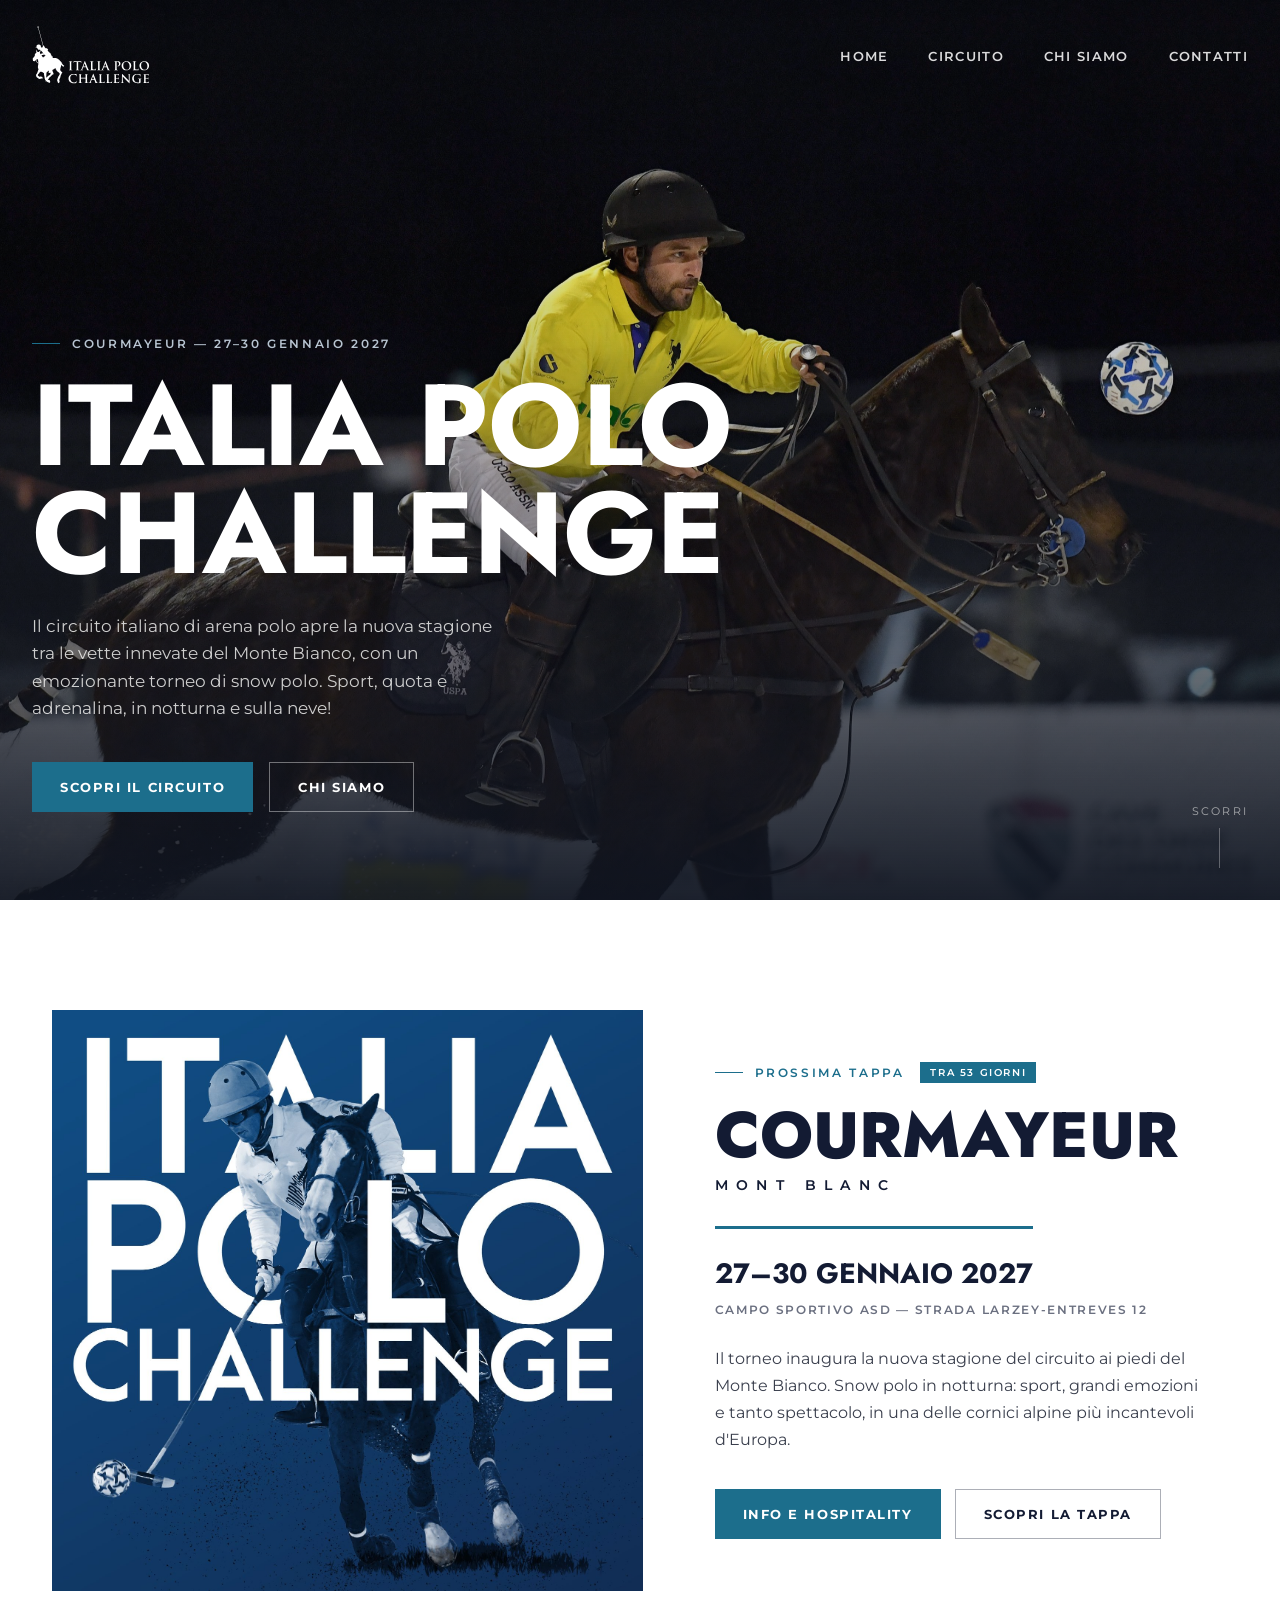
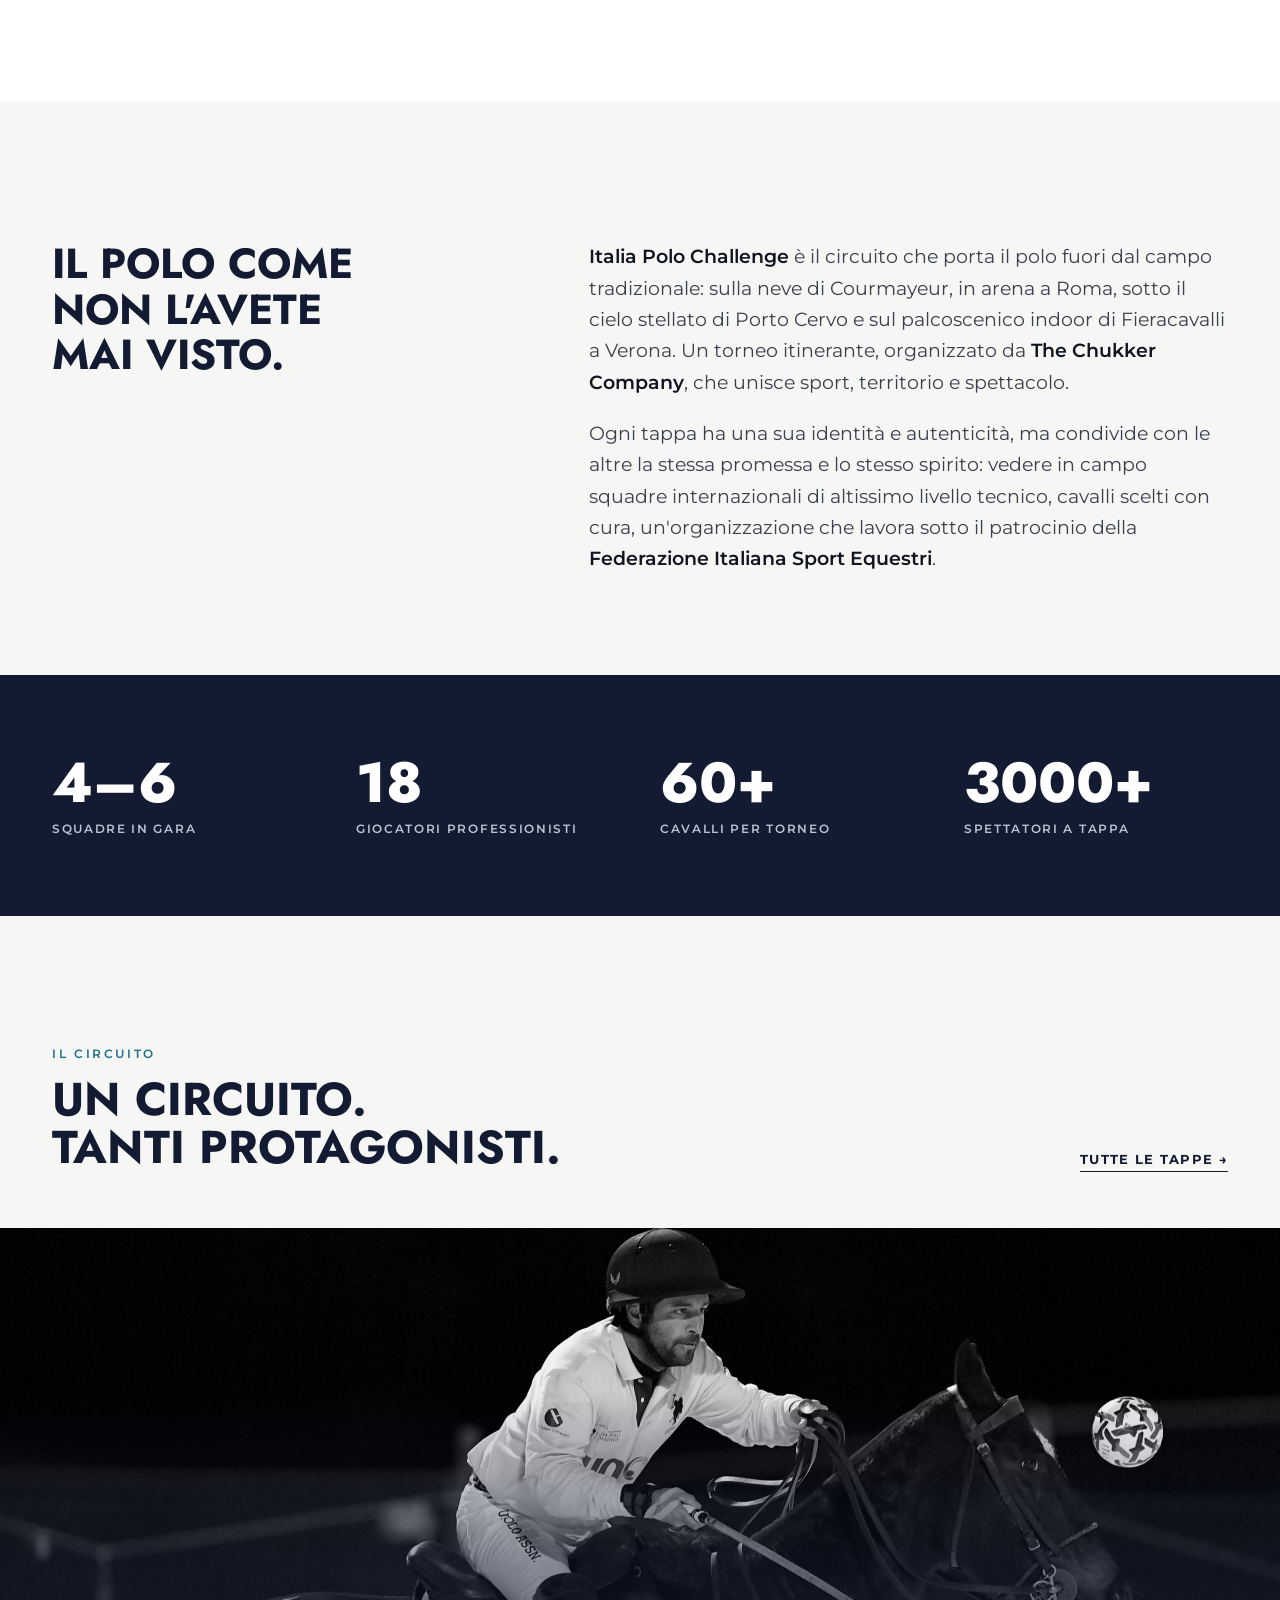
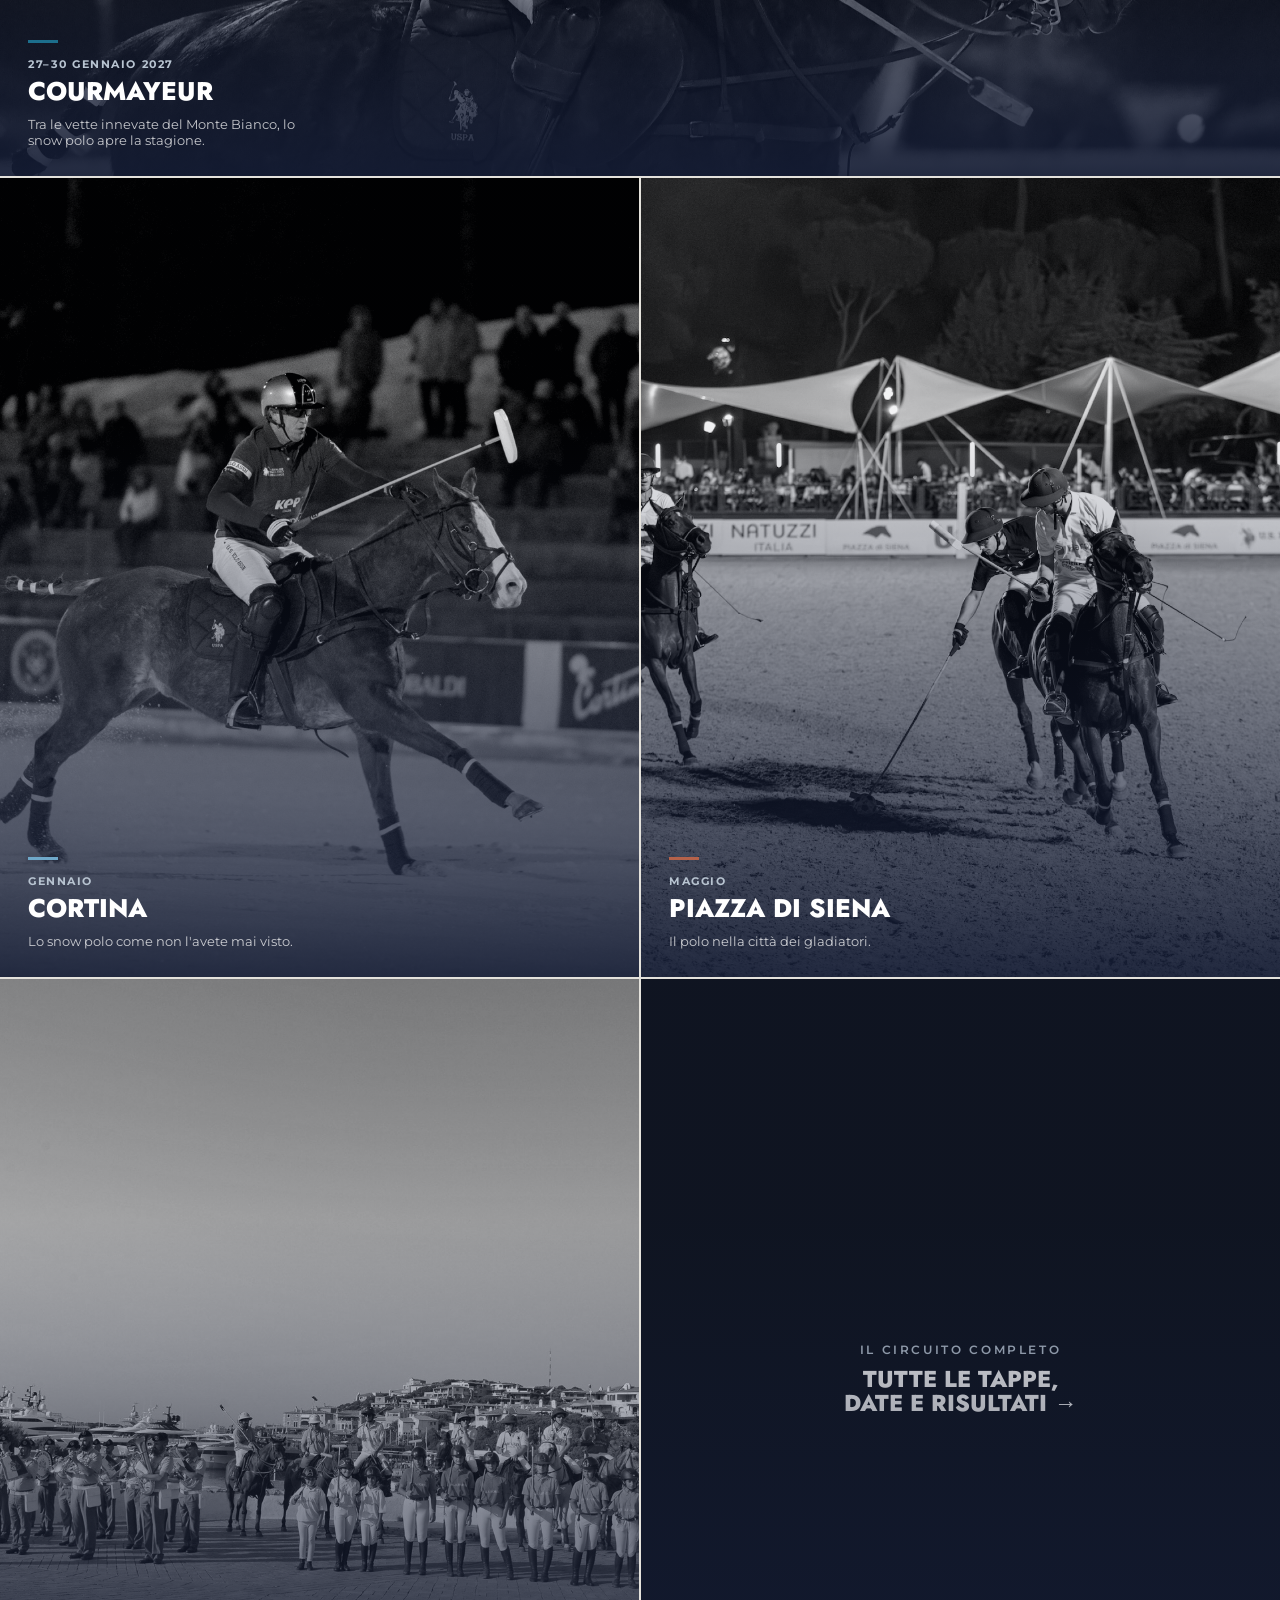
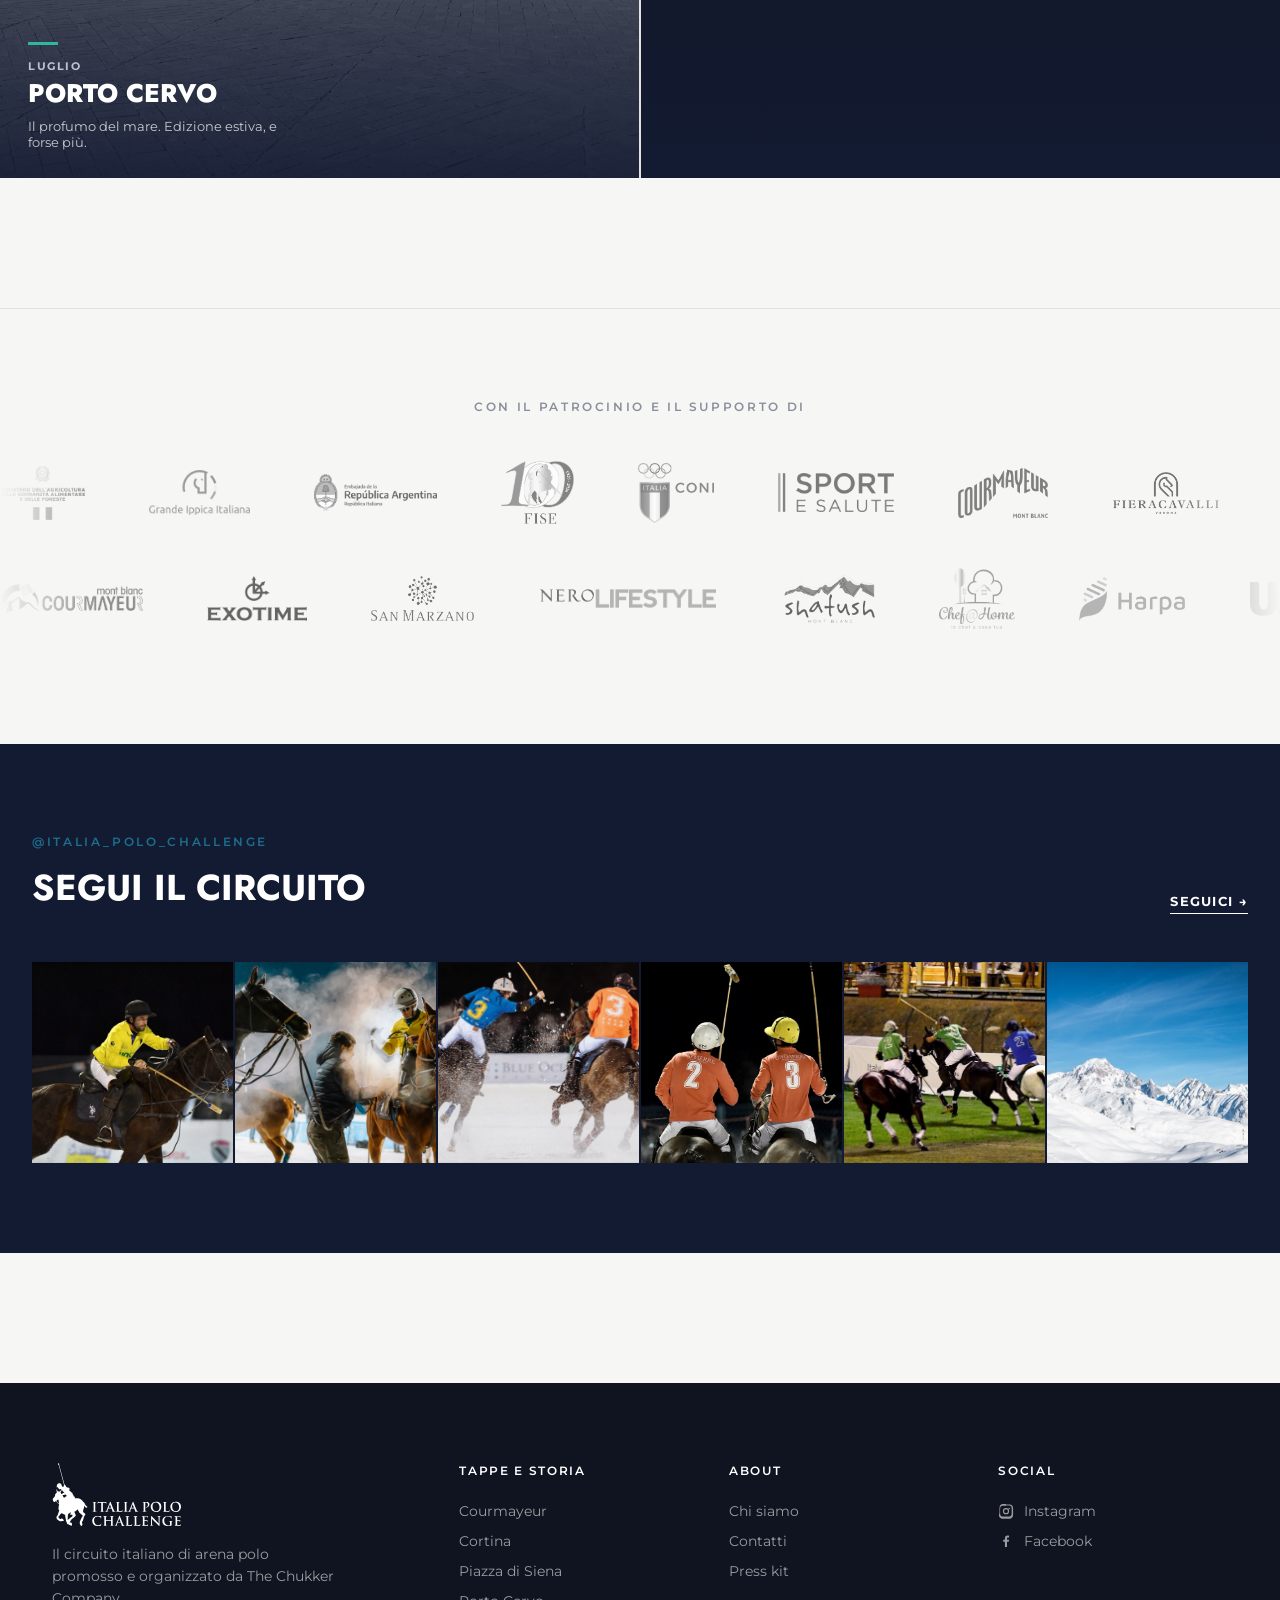
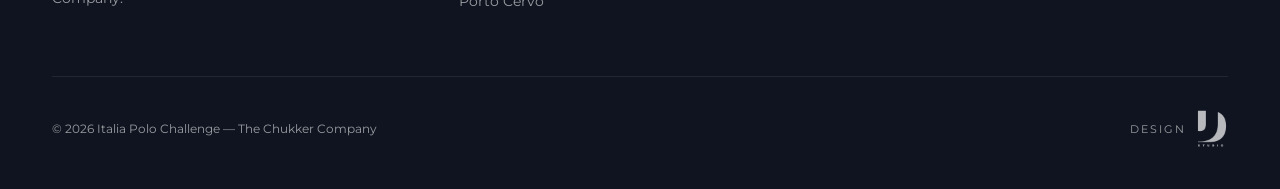
<file: index.html>
<!DOCTYPE html>
<html lang="it">
<head>
<meta charset="UTF-8">
<meta name="viewport" content="width=device-width, initial-scale=1.0">
<title>Italia Polo Challenge — Il circuito italiano di polo</title>
<link rel="icon" href="favicon.ico" sizes="any">
<link rel="icon" href="favicon.svg" type="image/svg+xml">
<link rel="apple-touch-icon" href="apple-touch-icon.png">
<meta name="theme-color" content="#131B33">
<meta name="description" content="Italia Polo Challenge: il circuito italiano di polo e snow polo. Courmayeur, Cortina, Piazza di Siena, Porto Cervo. 27–30 gennaio 2027.">
<link rel="preconnect" href="https://fonts.googleapis.com">
<link rel="preconnect" href="https://fonts.gstatic.com" crossorigin>
<link href="https://fonts.googleapis.com/css2?family=Jost:wght@600;700;800&family=Montserrat:wght@400;500;600;700&display=swap" rel="stylesheet">
<style>
  :root {
    --snow: #F6F7F5;
    --ink: #0F1420;
    --navy: #131B33;
    --navy-soft: #1B2542;
    --petrol: #1C6E8C;
    --mist: #B8C4D1;
    --font-display: 'Jost', sans-serif;
    --font-h1: 'Jost', sans-serif;
    --font-body: 'Montserrat', -apple-system, sans-serif;
  }
  * { margin: 0; padding: 0; box-sizing: border-box; }
  html { scroll-behavior: smooth; }
  body {
    background: var(--snow);
    color: var(--ink);
    font-family: var(--font-body);
    -webkit-font-smoothing: antialiased;
    overflow-x: hidden;
  }
  img { display: block; max-width: 100%; }
  a { color: inherit; }
  .container { max-width: 1240px; margin: 0 auto; padding: 0 32px; }
  .eyebrow {
    font-family: var(--font-body);
    font-weight: 600;
    font-size: 12px;
    letter-spacing: 0.22em;
    text-transform: uppercase;
  }

  /* ---------- Header ---------- */
  .site-header {
    position: fixed; top: 0; left: 0; right: 0; z-index: 100;
    display: flex; align-items: center; justify-content: space-between;
    padding: 26px 32px;
    background: transparent;
    transition: background 0.4s ease, padding 0.4s ease, box-shadow 0.4s ease;
  }
  .site-header.scrolled {
    background: rgba(19, 27, 51, 0.92);
    backdrop-filter: saturate(180%) blur(14px);
    padding: 16px 32px;
    box-shadow: 0 1px 0 rgba(255,255,255,0.06);
  }
  .brand {
    font-family: var(--font-display);
    font-weight: 800;
    font-size: 16px;
    letter-spacing: 0.04em;
    text-transform: uppercase;
    color: #fff;
    text-decoration: none;
    line-height: 1;
  }
  .brand span { color: var(--petrol); }
  .nav-links {
    display: flex; gap: 40px; list-style: none;
  }
  .nav-links a {
    font-size: 13px; font-weight: 600; letter-spacing: 0.1em; text-transform: uppercase;
    color: rgba(255,255,255,0.85); text-decoration: none;
    padding-bottom: 4px; border-bottom: 1px solid transparent;
    transition: border-color 0.25s ease, color 0.25s ease;
  }
  .nav-links a:hover { color: #fff; border-color: var(--petrol); }
  .nav-hamburger { color: #fff; }

  /* ---------- Hero ---------- */
  .hero {
    position: relative;
    min-height: 100svh;
    display: flex; align-items: flex-end;
    background: var(--navy);
    overflow: hidden;
  }
  .hero-media { position: absolute; inset: 0; }
  .hero-media img, .hero-media video {
    width: 100%; height: 100%; object-fit: cover; object-position: 60% 35%;
    transform: scale(1.06);
    animation: heroZoom 16s ease-out forwards;
  }
  .hero-media video { position: absolute; inset: 0; }
  @keyframes heroZoom { to { transform: scale(1); } }
  .hero-media::after {
    content: '';
    position: absolute; inset: 0;
    background: linear-gradient(180deg, rgba(15,20,32,0.35) 0%, rgba(15,20,32,0.15) 30%, rgba(15,20,32,0.55) 68%, rgba(15,20,32,0.94) 100%);
  }
  .hero-content {
    position: relative; z-index: 2;
    width: 100%;
    padding: 0 32px 88px;
    color: #fff;
  }
  .hero-eyebrow {
    color: var(--mist);
    display: flex; align-items: center; gap: 12px; margin-bottom: 20px;
  }
  .hero-eyebrow::before {
    content: ''; width: 28px; height: 1px; background: var(--petrol);
  }
  .hero h1 {
    font-family: var(--font-h1);
    font-weight: 700;
    text-transform: uppercase;
    font-size: clamp(48px, 9vw, 128px);
    line-height: 0.94;
    letter-spacing: -0.01em;
    max-width: 1000px;
  }
  .hero-sub {
    margin-top: 26px;
    max-width: 480px;
    font-size: 17px;
    line-height: 1.6;
    color: rgba(246,247,245,0.82);
    font-weight: 400;
  }
  .hero-actions { display: flex; gap: 16px; margin-top: 40px; flex-wrap: wrap; }
  .btn {
    display: inline-flex; align-items: center; gap: 10px;
    font-size: 13px; font-weight: 700; letter-spacing: 0.12em; text-transform: uppercase;
    padding: 16px 28px;
    text-decoration: none;
    border-radius: 0;
    transition: transform 0.25s ease, background 0.25s ease, color 0.25s ease, border-color 0.25s ease;
  }
  .btn-primary { background: var(--petrol); color: #fff; }
  .btn-primary:hover { background: #21809f; transform: translateY(-2px); }
  .btn-outline { border: 1px solid rgba(255,255,255,0.4); color: #fff; }
  .btn-outline:hover { border-color: #fff; transform: translateY(-2px); }

  .scroll-cue {
    position: absolute; bottom: 32px; right: 32px; z-index: 2;
    color: rgba(246,247,245,0.6);
    font-size: 11px; letter-spacing: 0.2em; text-transform: uppercase;
    display: flex; flex-direction: column; align-items: center; gap: 10px;
  }
  .scroll-cue::after {
    content: ''; width: 1px; height: 40px; background: rgba(255,255,255,0.3);
    animation: scrollLine 2s ease-in-out infinite;
  }
  @keyframes scrollLine { 0%,100% { transform: scaleY(1); opacity: 0.6; } 50% { transform: scaleY(0.4); opacity: 1; } }

  /* ---------- Manifesto ---------- */
  /* ---------- Prossima tappa (aggiornare a ogni torneo) ---------- */
  .next { background: #fff; padding: 110px 0; --accent: #A8895E; }
  .next-grid { display: grid; grid-template-columns: 1.15fr 1fr; gap: 72px; align-items: center; }
  .next-visual img { width: 100%; height: auto; mix-blend-mode: multiply; }
  .next-copy .eyebrow { color: var(--accent); display: flex; align-items: center; gap: 12px; margin-bottom: 22px; }
  .next-copy .eyebrow::before { content: ''; width: 28px; height: 1px; background: currentColor; }
  .next-status { margin-left: 4px; padding: 4px 10px; background: var(--accent); color: #fff; font-size: 10px; letter-spacing: 0.16em; }
  .next-status:empty { display: none; }
  .next-copy h2 { font-family: var(--font-display); font-weight: 800; text-transform: uppercase; font-size: clamp(40px, 5vw, 68px); line-height: 0.95; color: var(--navy); }
  .next-city { margin-top: 10px; font-size: 14px; font-weight: 600; letter-spacing: 0.6em; text-transform: uppercase; color: var(--navy); }
  .next-dates { margin-top: 32px; padding-top: 24px; border-top: 3px solid var(--accent); width: fit-content; font-family: var(--font-display); font-weight: 700; font-size: clamp(22px, 2.2vw, 28px); text-transform: uppercase; color: var(--navy); }
  .next-place { margin-top: 8px; font-size: 12px; font-weight: 600; letter-spacing: 0.14em; text-transform: uppercase; color: #6b7080; }
  .next-copy p.next-text { margin-top: 28px; max-width: 44ch; font-size: 16px; line-height: 1.7; color: #3a3f4d; }
  .next-actions { margin-top: 36px; display: flex; gap: 14px; flex-wrap: wrap; }
  .next-partners { margin-top: 96px; padding-top: 56px; border-top: 1px solid #e4e2dc; }
  .next-partners .eyebrow { display: block; text-align: center; color: #8a8f9c; margin-bottom: 40px; }
  .marquee--color .marquee-track img { filter: none; }
  .btn-dark-outline { border: 1px solid rgba(19,27,51,0.35); color: var(--navy); }
  .btn-dark-outline:hover { border-color: var(--navy); transform: translateY(-2px); }

  .manifesto {
    padding: 140px 0 100px;
  }
  .manifesto-grid {
    display: grid; grid-template-columns: 1fr 1.4fr; gap: 80px; align-items: start;
  }
  .manifesto h2 {
    font-family: var(--font-display);
    font-weight: 700;
    text-transform: uppercase;
    font-size: clamp(28px, 3.4vw, 42px);
    line-height: 1.08;
    color: var(--navy);
  }
  .manifesto-body p {
    font-size: 19px; line-height: 1.65; color: #3a3f4d; font-weight: 400;
  }
  .manifesto-body p + p { margin-top: 20px; }
  .manifesto-body strong { color: var(--ink); font-weight: 600; }

  /* ---------- Stats ---------- */
  .stats {
    background: var(--navy);
    padding: 80px 0;
  }
  .stats-grid {
    display: grid; grid-template-columns: repeat(4, 1fr); gap: 40px;
  }
  .stat-num {
    font-family: var(--font-display);
    font-weight: 800;
    font-size: clamp(36px, 4.4vw, 60px);
    color: #fff;
    line-height: 1;
  }
  .stat-label {
    margin-top: 10px;
    font-size: 12px; letter-spacing: 0.14em; text-transform: uppercase;
    color: var(--mist); font-weight: 600;
  }

  /* ---------- Circuito teaser ---------- */
  .circuito {
    padding: 130px 0;
  }
  .section-head {
    display: flex; justify-content: space-between; align-items: flex-end;
    margin-bottom: 56px; gap: 24px; flex-wrap: wrap;
  }
  .section-head h2 {
    font-family: var(--font-display);
    font-weight: 700;
    text-transform: uppercase;
    font-size: clamp(28px, 3.6vw, 46px);
    color: var(--navy);
    line-height: 1.05;
  }
  .section-head .eyebrow { color: var(--petrol); margin-bottom: 14px; display: block; }
  .link-more {
    font-size: 13px; font-weight: 700; letter-spacing: 0.1em; text-transform: uppercase;
    text-decoration: none; color: var(--navy);
    display: inline-flex; align-items: center; gap: 8px;
    border-bottom: 1px solid var(--navy); padding-bottom: 4px;
  }

  .tappe-grid {
    display: grid; grid-template-columns: repeat(2, 1fr); gap: 2px;
    background: var(--hairline, #e4e2dc);
  }
  .tappa-card {
    position: relative; background: var(--navy); overflow: hidden;
    aspect-ratio: 4/5; text-decoration: none; color: #fff;
    display: flex; flex-direction: column; justify-content: flex-end;
  }
  .tappa-card.featured { grid-column: span 2; aspect-ratio: 21/9; }
  .tappa-card.cta-tile {
    align-items: center; justify-content: center; text-align: center;
    background: var(--ink); padding: 32px;
  }
  .tappa-card.cta-tile:hover { background: var(--petrol); }
  .tappa-card.cta-tile .tappa-name { font-size: clamp(18px, 1.8vw, 24px); }
  .tappa-card.cta-tile .eyebrow { color: var(--mist); margin-bottom: 10px; }
  .tappa-card img {
    position: absolute; inset: 0; width: 100%; height: 100%; object-fit: cover;
    filter: grayscale(1) contrast(1.05);
    transition: filter 0.6s ease, transform 0.8s cubic-bezier(0.16,1,0.3,1);
  }
  .tappa-card:hover img { filter: grayscale(0); transform: scale(1.05); }
  .tappa-card::after {
    content: '';
    position: absolute; inset: 0;
    background: linear-gradient(180deg, rgba(19,27,51,0.05) 30%, rgba(19,27,51,0.92) 100%);
    z-index: 1;
  }
  .tappa-body { position: relative; z-index: 2; padding: 28px; }
  .tappa-accent {
    width: 30px; height: 3px; margin-bottom: 14px;
    background: var(--accent, var(--petrol));
  }
  .tappa-date {
    font-size: 11px; font-weight: 700; letter-spacing: 0.14em; text-transform: uppercase;
    color: var(--mist); margin-bottom: 8px;
  }
  .tappa-name {
    font-family: var(--font-display); font-weight: 800; text-transform: uppercase;
    font-size: clamp(20px, 2vw, 28px); line-height: 1.05;
  }
  .tappa-tag { margin-top: 10px; font-size: 13px; color: rgba(255,255,255,0.75); max-width: 30ch; }

  /* ---------- Sponsor ---------- */
  .sponsor { padding: 90px 0 110px; border-top: 1px solid #e4e2dc; }
  .sponsor .eyebrow { color: #8a8f9c; display: block; text-align: center; margin-bottom: 44px; }

  /* ---------- Instagram ---------- */
  .social { background: var(--snow); padding: 0 0 130px; }
  .social-inner {
    background: var(--navy); padding: 90px 32px; overflow: hidden;
  }
  .social-head { max-width: 1240px; margin: 0 auto 48px; display: flex; justify-content: space-between; align-items: flex-end; flex-wrap: wrap; gap: 20px; }
  .social-head h2 { font-family: var(--font-display); font-weight: 700; text-transform: uppercase; color: #fff; font-size: clamp(24px,3vw,36px); }
  .social-head .eyebrow { color: var(--petrol); display: block; margin-bottom: 12px; }
  .social-grid { max-width: 1240px; margin: 0 auto; display: grid; grid-template-columns: repeat(6,1fr); gap: 2px; }
  .social-grid a { position: relative; aspect-ratio: 1; overflow: hidden; }
  .social-grid img { width: 100%; height: 100%; object-fit: cover; transition: transform 0.6s ease, opacity 0.3s ease; }
  .social-grid a:hover img { transform: scale(1.08); opacity: 0.85; }

  /* ---------- Footer ---------- */
  footer { background: var(--ink); color: rgba(246,247,245,0.6); padding: 80px 0 40px; }
  .footer-grid { display: grid; grid-template-columns: 1.6fr 1fr 1fr 1fr; gap: 40px; padding-bottom: 60px; border-bottom: 1px solid rgba(255,255,255,0.08); }
  .footer-brand { font-family: var(--font-display); font-weight: 800; text-transform: uppercase; color: #fff; font-size: 20px; letter-spacing: 0.02em; }
  .footer-brand span { color: var(--petrol); }
  .footer-tag { margin-top: 16px; font-size: 14px; line-height: 1.6; max-width: 32ch; }
  .footer-col h4 { color: #fff; font-size: 12px; letter-spacing: 0.14em; text-transform: uppercase; margin-bottom: 18px; font-weight: 600; }
  .footer-col a { display: block; font-size: 14px; text-decoration: none; color: inherit; padding: 6px 0; transition: color 0.2s ease; }
  .footer-col a:hover { color: #fff; }
  .footer-col a.social-link { display: flex; align-items: center; gap: 10px; }
  .footer-col a.social-link svg { width: 16px; height: 16px; fill: currentColor; flex-shrink: 0; }
  .footer-bottom { display: flex; justify-content: space-between; align-items: center; padding-top: 32px; font-size: 12px; flex-wrap: wrap; gap: 12px; }

  @media (max-width: 900px) {
    .next { padding: 72px 0; }
    .next-partners { margin-top: 64px; padding-top: 40px; }
    .next-grid { grid-template-columns: 1fr; gap: 40px; }
    .manifesto-grid { grid-template-columns: 1fr; gap: 32px; }
    .stats-grid { grid-template-columns: repeat(2, 1fr); row-gap: 40px; }
    .tappe-grid { grid-template-columns: repeat(2, 1fr); }
    .tappa-card.featured { grid-column: span 2; }
    .social-grid { grid-template-columns: repeat(3, 1fr); }
    .footer-grid { grid-template-columns: 1fr 1fr; row-gap: 40px; }
  }
  @media (max-width: 560px) {
    .hero-content { padding-bottom: 56px; }
    .hero-actions { flex-direction: column; align-items: flex-start; }
    .scroll-cue { display: none; }
    .tappe-grid { grid-template-columns: 1fr; }
    .tappa-card.featured { grid-column: span 1; aspect-ratio: 4/5; }
    .social-grid { grid-template-columns: repeat(2, 1fr); }
    .footer-grid { grid-template-columns: 1fr; }
  }
</style>
<link rel="stylesheet" href="anim.css?v=3">
</head>
<body>

<header class="site-header">
  <a href="index.html" class="brand"><img src="assets/loghi/ipc-white.svg" alt="Italia Polo Challenge"></a>
  <ul class="nav-links">
    <li><a href="index.html">Home</a></li>
    <li><a href="circuito.html">Circuito</a></li>
    <li><a href="chi-siamo.html">Chi Siamo</a></li>
    <li><a href="contatti.html">Contatti</a></li>
  </ul>
  <button class="nav-hamburger" aria-label="Menu"><span></span><span></span><span></span></button>
</header>

<div class="nav-overlay">
  <a href="index.html">Home</a>
  <a href="circuito.html">Circuito</a>
  <a href="chi-siamo.html">Chi Siamo</a>
  <a href="contatti.html">Contatti</a>
</div>

<section class="hero">
  <div class="hero-media">
    <video autoplay muted loop playsinline poster="assets/foto/courmayeur/hero-notturna.jpg">
      <source src="assets/video/hero-courmayeur.mp4" type="video/mp4">
    </video>
  </div>
  <div class="hero-content">
    <div class="hero-eyebrow eyebrow">Courmayeur — 27&ndash;30 Gennaio 2027</div>
    <h1>Italia Polo<br>Challenge</h1>
    <p class="hero-sub">Il circuito italiano di arena polo apre la nuova stagione tra le vette innevate del Monte Bianco, con un emozionante torneo di snow polo. Sport, quota e adrenalina, in notturna e sulla neve!</p>
    <div class="hero-actions">
      <a href="circuito.html" class="btn btn-primary">Scopri il circuito</a>
      <a href="chi-siamo.html" class="btn btn-outline">Chi siamo</a>
    </div>
  </div>
  <div class="scroll-cue">Scorri</div>
</section>

<!-- PROSSIMA TAPPA — da aggiornare a ogni torneo: immagine, testi, date (anche data-start/data-end) e --accent -->
<section class="next" id="prossima-tappa" data-start="2027-01-27" data-end="2027-01-30" style="--accent:#1C6E8C">
  <div class="container next-grid">
    <div class="next-visual" data-anim="img">
      <img src="assets/foto/courmayeur/ipc-courmayeur-2027.jpg?v=1" alt="Italia Polo Challenge Courmayeur 2027" width="1600" height="1575" loading="lazy">
    </div>
    <div class="next-copy">
      <div class="eyebrow" data-anim>Prossima tappa <span class="next-status"></span></div>
      <h2 data-anim>Courmayeur</h2>
      <div class="next-city" data-anim>Mont Blanc</div>
      <div class="next-dates" data-anim data-delay="1">27&ndash;30 Gennaio 2027</div>
      <div class="next-place" data-anim data-delay="1">Campo Sportivo ASD &mdash; Strada Larzey-Entreves 12</div>
      <p class="next-text" data-anim data-delay="2">Il torneo inaugura la nuova stagione del circuito ai piedi del Monte Bianco. Snow polo in notturna: sport, grandi emozioni e tanto spettacolo, in una delle cornici alpine più incantevoli d'Europa.</p>
      <div class="next-actions" data-anim data-delay="3">
        <a href="contatti.html" class="btn btn-primary">Info e hospitality</a>
        <a href="circuito.html#courmayeur" class="btn btn-dark-outline">Scopri la tappa</a>
      </div>
    </div>
  </div>
</section>
<script>
  // Etichetta automatica: "Tra N giorni" prima del torneo, "In corso" durante, sezione nascosta dopo la fine
  (() => {
    const sec = document.getElementById('prossima-tappa');
    const day = 864e5, now = new Date(); now.setHours(0, 0, 0, 0);
    const start = new Date(sec.dataset.start + 'T00:00'), end = new Date(sec.dataset.end + 'T00:00');
    const label = sec.querySelector('.next-status');
    if (now > end) { sec.hidden = true; return; }
    if (now >= start) { label.textContent = 'In corso'; return; }
    const n = Math.round((start - now) / day);
    label.textContent = n === 1 ? 'Domani' : 'Tra ' + n + ' giorni';
  })();
</script>

<section class="manifesto" id="manifesto">
  <div class="container manifesto-grid">
    <h2 data-anim>Il polo come<br>non l'avete<br>mai visto.</h2>
    <div class="manifesto-body">
      <p data-anim><strong>Italia Polo Challenge</strong> è il circuito che porta il polo fuori dal campo tradizionale: sulla neve di Courmayeur, in arena a Roma, sotto il cielo stellato di Porto Cervo e sul palcoscenico indoor di Fieracavalli a Verona. Un torneo itinerante, organizzato da <strong>The Chukker Company</strong>, che unisce sport, territorio e spettacolo.</p>
      <p data-anim data-delay="1">Ogni tappa ha una sua identità e autenticità, ma condivide con le altre la stessa promessa e lo stesso spirito: vedere in campo squadre internazionali di altissimo livello tecnico, cavalli scelti con cura, un'organizzazione che lavora sotto il patrocinio della <strong>Federazione Italiana Sport Equestri</strong>.</p>
    </div>
  </div>
</section>

<section class="stats">
  <div class="container stats-grid">
    <div data-anim>
      <div class="stat-num">4&ndash;6</div>
      <div class="stat-label">Squadre in gara</div>
    </div>
    <div data-anim data-delay="1">
      <div class="stat-num">18</div>
      <div class="stat-label">Giocatori professionisti</div>
    </div>
    <div data-anim data-delay="2">
      <div class="stat-num">60+</div>
      <div class="stat-label">Cavalli per torneo</div>
    </div>
    <div data-anim data-delay="3">
      <div class="stat-num">3000+</div>
      <div class="stat-label">Spettatori a tappa</div>
    </div>
  </div>
</section>

<section class="circuito" id="circuito-teaser">
  <div class="container">
    <div class="section-head">
      <div>
        <span class="eyebrow">Il circuito</span>
        <h2 data-anim>Un Circuito.<br>Tanti protagonisti.</h2>
      </div>
      <a href="circuito.html" class="link-more">Tutte le tappe →</a>
    </div>
  </div>
  <div class="tappe-grid">
    <a href="circuito.html#courmayeur" class="tappa-card featured" style="--accent:#1C6E8C" data-anim="img">
      <img src="assets/foto/courmayeur/hero-notturna.jpg" alt="Snow polo a Courmayeur">
      <div class="tappa-body">
        <div class="tappa-accent"></div>
        <div class="tappa-date">27&ndash;30 Gennaio 2027</div>
        <div class="tappa-name">Courmayeur</div>
        <p class="tappa-tag">Tra le vette innevate del Monte Bianco, lo snow polo apre la stagione.</p>
      </div>
    </a>
    <a href="circuito.html#cortina" class="tappa-card" style="--accent:#6FA8C9" data-anim="img" data-delay="1">
      <img src="assets/foto/cortina/match-01.jpg" alt="Snow polo a Cortina d'Ampezzo">
      <div class="tappa-body">
        <div class="tappa-accent"></div>
        <div class="tappa-date">Gennaio</div>
        <div class="tappa-name">Cortina</div>
        <p class="tappa-tag">Lo snow polo come non l'avete mai visto.</p>
      </div>
    </a>
    <a href="circuito.html#piazza-di-siena" class="tappa-card" style="--accent:#B5624A" data-anim="img" data-delay="2">
      <img src="assets/foto/piazzadisiena/match-01.jpg" alt="Arena polo a Piazza di Siena, Roma">
      <div class="tappa-body">
        <div class="tappa-accent"></div>
        <div class="tappa-date">Maggio</div>
        <div class="tappa-name">Piazza di Siena</div>
        <p class="tappa-tag">Il polo nella città dei gladiatori.</p>
      </div>
    </a>
    <a href="circuito.html#portocervo" class="tappa-card" style="--accent:#2FB79C" data-anim="img" data-delay="3">
      <img src="assets/foto/portocervo/evento-01.jpg" alt="Arena polo a Porto Cervo">
      <div class="tappa-body">
        <div class="tappa-accent"></div>
        <div class="tappa-date">Luglio</div>
        <div class="tappa-name">Porto Cervo</div>
        <p class="tappa-tag">Il profumo del mare. Edizione estiva, e forse più.</p>
      </div>
    </a>
    <a href="circuito.html" class="tappa-card cta-tile" data-anim data-delay="4">
      <span class="eyebrow">Il circuito completo</span>
      <span class="tappa-name">Tutte le tappe,<br>date e risultati →</span>
    </a>
  </div>
</section>

<section class="sponsor">
  <div class="container">
    <span class="eyebrow">Con il patrocinio e il supporto di</span>
  </div>
  <div class="marquee"><div class="marquee-track"><img src="assets/sponsor/loop/masaf.png" alt="Ministero dell'Agricoltura" width="85" height="54" loading="lazy"><img src="assets/sponsor/loop/grande-ippica-italiana.png" alt="Grande Ippica Italiana" width="101" height="46" loading="lazy"><img src="assets/sponsor/loop/republica-argentina.png" alt="Embajada de la República Argentina" width="123" height="37" loading="lazy"><img src="assets/sponsor/loop/fise.png" alt="FISE" width="73" height="63" loading="lazy"><img src="assets/sponsor/loop/coni.png" alt="CONI" width="76" height="60" loading="lazy"><img src="assets/sponsor/loop/sport-e-salute.png" alt="Sport e Salute" width="116" height="40" loading="lazy"><img src="assets/sponsor/loop/courmayeur.png" alt="Courmayeur Mont Blanc" width="90" height="51" loading="lazy"><img src="assets/sponsor/loop/fieracavalli.png" alt="Fieracavalli Verona" width="108" height="42" loading="lazy"><img src="assets/sponsor/loop/costa-smeralda.png" alt="Costa Smeralda" width="149" height="31" loading="lazy"><img src="assets/sponsor/loop/royal-e-golf.png" alt="Grand Hotel Royal e Golf" width="77" height="60" loading="lazy"><img src="assets/sponsor/loop/ram.png" alt="RAM" width="67" height="68" loading="lazy"><img src="assets/sponsor/loop/kw-auto.png" alt="KW Auto" width="106" height="43" loading="lazy"><img src="assets/sponsor/loop/biauto.png" alt="Biauto Group" width="68" height="68" loading="lazy"><img src="assets/sponsor/loop/schafhof.png" alt="Schafhof Equipe" width="68" height="68" loading="lazy"><img src="assets/sponsor/loop/us-polo-assn.png" alt="U.S. Polo Assn." width="50" height="70" loading="lazy"><img src="assets/sponsor/loop/skyway.png" alt="Skyway Monte Bianco" width="86" height="54" loading="lazy"><img src="assets/sponsor/loop/cave-onze-communes.png" alt="Cave des Onze Communes" width="106" height="43" loading="lazy"><img src="assets/sponsor/loop/cva.png" alt="CVA" width="123" height="37" loading="lazy"><img src="assets/sponsor/loop/bcc-valdostana.png" alt="BCC Valdostana" width="144" height="32" loading="lazy"><img src="assets/sponsor/loop/parlanti.png" alt="Parlanti" width="179" height="26" loading="lazy"><img src="assets/sponsor/loop/goldspan.png" alt="Goldspan" width="73" height="63" loading="lazy"><img src="assets/sponsor/loop/baldi.png" alt="Baldi Firenze" width="113" height="41" loading="lazy"></div><div class="marquee-track" aria-hidden="true"><img src="assets/sponsor/loop/masaf.png" alt="" width="85" height="54" loading="lazy"><img src="assets/sponsor/loop/grande-ippica-italiana.png" alt="" width="101" height="46" loading="lazy"><img src="assets/sponsor/loop/republica-argentina.png" alt="" width="123" height="37" loading="lazy"><img src="assets/sponsor/loop/fise.png" alt="" width="73" height="63" loading="lazy"><img src="assets/sponsor/loop/coni.png" alt="" width="76" height="60" loading="lazy"><img src="assets/sponsor/loop/sport-e-salute.png" alt="" width="116" height="40" loading="lazy"><img src="assets/sponsor/loop/courmayeur.png" alt="" width="90" height="51" loading="lazy"><img src="assets/sponsor/loop/fieracavalli.png" alt="" width="108" height="42" loading="lazy"><img src="assets/sponsor/loop/costa-smeralda.png" alt="" width="149" height="31" loading="lazy"><img src="assets/sponsor/loop/royal-e-golf.png" alt="" width="77" height="60" loading="lazy"><img src="assets/sponsor/loop/ram.png" alt="" width="67" height="68" loading="lazy"><img src="assets/sponsor/loop/kw-auto.png" alt="" width="106" height="43" loading="lazy"><img src="assets/sponsor/loop/biauto.png" alt="" width="68" height="68" loading="lazy"><img src="assets/sponsor/loop/schafhof.png" alt="" width="68" height="68" loading="lazy"><img src="assets/sponsor/loop/us-polo-assn.png" alt="" width="50" height="70" loading="lazy"><img src="assets/sponsor/loop/skyway.png" alt="" width="86" height="54" loading="lazy"><img src="assets/sponsor/loop/cave-onze-communes.png" alt="" width="106" height="43" loading="lazy"><img src="assets/sponsor/loop/cva.png" alt="" width="123" height="37" loading="lazy"><img src="assets/sponsor/loop/bcc-valdostana.png" alt="" width="144" height="32" loading="lazy"><img src="assets/sponsor/loop/parlanti.png" alt="" width="179" height="26" loading="lazy"><img src="assets/sponsor/loop/goldspan.png" alt="" width="73" height="63" loading="lazy"><img src="assets/sponsor/loop/baldi.png" alt="" width="113" height="41" loading="lazy"></div></div>
    <div class="marquee marquee--reverse"><div class="marquee-track"><img src="assets/sponsor/loop/courmayeur-mont-blanc-funivie.png" alt="Courmayeur Mont Blanc" width="143" height="32" loading="lazy"><img src="assets/sponsor/loop/exotime.png" alt="Exotime" width="100" height="46" loading="lazy"><img src="assets/sponsor/loop/san-marzano.png" alt="San Marzano" width="103" height="45" loading="lazy"><img src="assets/sponsor/loop/nero-lifestyle.png" alt="Nero Lifestyle" width="180" height="19" loading="lazy"><img src="assets/sponsor/loop/shatush.png" alt="Shatush Mont Blanc" width="93" height="49" loading="lazy"><img src="assets/sponsor/loop/chef-at-home.png" alt="Chef@Home" width="76" height="61" loading="lazy"><img src="assets/sponsor/loop/harpa.png" alt="Harpa" width="106" height="44" loading="lazy"><img src="assets/sponsor/loop/union.png" alt="Union" width="131" height="35" loading="lazy"><img src="assets/sponsor/loop/fope.png" alt="FOPE" width="143" height="32" loading="lazy"><img src="assets/sponsor/loop/salotto-42.png" alt="Salotto 42" width="150" height="31" loading="lazy"><img src="assets/sponsor/loop/dambrogeria.png" alt="Dambrogeria" width="38" height="70" loading="lazy"><img src="assets/sponsor/loop/microlino.png" alt="Microlino" width="161" height="29" loading="lazy"><img src="assets/sponsor/loop/via-condotti.png" alt="Associazione Via Condotti" width="72" height="64" loading="lazy"><img src="assets/sponsor/loop/bottega-conticelli.png" alt="Bottega Conticelli" width="68" height="68" loading="lazy"><img src="assets/sponsor/loop/san-baylon.png" alt="San Baylon" width="73" height="63" loading="lazy"><img src="assets/sponsor/loop/palazzo-ripetta.png" alt="Palazzo Ripetta" width="100" height="46" loading="lazy"><img src="assets/sponsor/loop/semar.png" alt="Semar" width="98" height="47" loading="lazy"><img src="assets/sponsor/loop/officina-della-medaglia.png" alt="Officina della Medaglia" width="113" height="41" loading="lazy"><img src="assets/sponsor/loop/bindi.png" alt="Bindi Pratopronto Nord" width="68" height="68" loading="lazy"><img src="assets/sponsor/loop/hpe.png" alt="Hewlett Packard Enterprise" width="106" height="44" loading="lazy"><img src="assets/sponsor/loop/veeam.png" alt="Veeam" width="124" height="37" loading="lazy"><img src="assets/sponsor/loop/la-fija.png" alt="La Fija Polo Club" width="113" height="41" loading="lazy"></div><div class="marquee-track" aria-hidden="true"><img src="assets/sponsor/loop/courmayeur-mont-blanc-funivie.png" alt="" width="143" height="32" loading="lazy"><img src="assets/sponsor/loop/exotime.png" alt="" width="100" height="46" loading="lazy"><img src="assets/sponsor/loop/san-marzano.png" alt="" width="103" height="45" loading="lazy"><img src="assets/sponsor/loop/nero-lifestyle.png" alt="" width="180" height="19" loading="lazy"><img src="assets/sponsor/loop/shatush.png" alt="" width="93" height="49" loading="lazy"><img src="assets/sponsor/loop/chef-at-home.png" alt="" width="76" height="61" loading="lazy"><img src="assets/sponsor/loop/harpa.png" alt="" width="106" height="44" loading="lazy"><img src="assets/sponsor/loop/union.png" alt="" width="131" height="35" loading="lazy"><img src="assets/sponsor/loop/fope.png" alt="" width="143" height="32" loading="lazy"><img src="assets/sponsor/loop/salotto-42.png" alt="" width="150" height="31" loading="lazy"><img src="assets/sponsor/loop/dambrogeria.png" alt="" width="38" height="70" loading="lazy"><img src="assets/sponsor/loop/microlino.png" alt="" width="161" height="29" loading="lazy"><img src="assets/sponsor/loop/via-condotti.png" alt="" width="72" height="64" loading="lazy"><img src="assets/sponsor/loop/bottega-conticelli.png" alt="" width="68" height="68" loading="lazy"><img src="assets/sponsor/loop/san-baylon.png" alt="" width="73" height="63" loading="lazy"><img src="assets/sponsor/loop/palazzo-ripetta.png" alt="" width="100" height="46" loading="lazy"><img src="assets/sponsor/loop/semar.png" alt="" width="98" height="47" loading="lazy"><img src="assets/sponsor/loop/officina-della-medaglia.png" alt="" width="113" height="41" loading="lazy"><img src="assets/sponsor/loop/bindi.png" alt="" width="68" height="68" loading="lazy"><img src="assets/sponsor/loop/hpe.png" alt="" width="106" height="44" loading="lazy"><img src="assets/sponsor/loop/veeam.png" alt="" width="124" height="37" loading="lazy"><img src="assets/sponsor/loop/la-fija.png" alt="" width="113" height="41" loading="lazy"></div></div>
</section>

<section class="social" id="social">
  <div class="social-inner">
    <div class="social-head">
      <div>
        <span class="eyebrow">@italia_polo_challenge</span>
        <h2>Segui il circuito</h2>
      </div>
      <a href="https://www.instagram.com/italia_polo_challenge/" class="link-more" style="color:#fff;border-color:#fff" target="_blank" rel="noopener">Seguici →</a>
    </div>
    <div class="social-grid">
      <a href="https://www.instagram.com/italia_polo_challenge/" target="_blank" rel="noopener" data-anim="img"><img src="assets/foto/social/hero-notturna.jpg" loading="lazy" alt=""></a>
      <a href="https://www.instagram.com/italia_polo_challenge/" target="_blank" rel="noopener" data-anim="img" data-delay="1"><img src="assets/foto/social/backstage-01.jpg" loading="lazy" alt=""></a>
      <a href="https://www.instagram.com/italia_polo_challenge/" target="_blank" rel="noopener" data-anim="img" data-delay="2"><img src="assets/foto/social/action-01.jpg" loading="lazy" alt=""></a>
      <a href="https://www.instagram.com/italia_polo_challenge/" target="_blank" rel="noopener" data-anim="img" data-delay="3"><img src="assets/foto/social/backstage-02.jpg" loading="lazy" alt=""></a>
      <a href="https://www.instagram.com/italia_polo_challenge/" target="_blank" rel="noopener" data-anim="img" data-delay="4"><img src="assets/foto/social/action-03.jpg" loading="lazy" alt=""></a>
      <a href="https://www.instagram.com/italia_polo_challenge/" target="_blank" rel="noopener" data-anim="img" data-delay="5"><img src="assets/foto/social/montblanc.jpg" loading="lazy" alt=""></a>
    </div>
  </div>
</section>

<footer id="footer">
  <div class="container">
    <div class="footer-grid">
      <div>
        <a href="index.html" class="footer-brand"><img src="assets/loghi/ipc-white.svg" alt="Italia Polo Challenge"></a>
        <p class="footer-tag">Il circuito italiano di arena polo promosso e organizzato da The Chukker Company.</p>
      </div>
      <div class="footer-col">
        <h4>Tappe e storia</h4>
        <a href="circuito.html#courmayeur">Courmayeur</a>
        <a href="circuito.html#cortina">Cortina</a>
        <a href="circuito.html#piazza-di-siena">Piazza di Siena</a>
        <a href="circuito.html#portocervo">Porto Cervo</a>
      </div>
      <div class="footer-col">
        <h4>About</h4>
        <a href="chi-siamo.html">Chi siamo</a>
        <a href="contatti.html">Contatti</a>
        <a href="contatti.html">Press kit</a>
      </div>
      <div class="footer-col">
        <h4>Social</h4>
        <a href="https://www.instagram.com/italia_polo_challenge/" class="social-link" target="_blank" rel="noopener">
          <svg viewBox="0 0 24 24" aria-hidden="true"><path d="M12 2.2c3.2 0 3.58.01 4.85.07 1.17.05 1.97.24 2.43.4a4.9 4.9 0 0 1 1.77 1.15 4.9 4.9 0 0 1 1.15 1.77c.16.46.35 1.26.4 2.43.06 1.27.07 1.65.07 4.85s-.01 3.58-.07 4.85c-.05 1.17-.24 1.97-.4 2.43a4.9 4.9 0 0 1-1.15 1.77 4.9 4.9 0 0 1-1.77 1.15c-.46.16-1.26.35-2.43.4-1.27.06-1.65.07-4.85.07s-3.58-.01-4.85-.07c-1.17-.05-1.97-.24-2.43-.4a4.9 4.9 0 0 1-1.77-1.15 4.9 4.9 0 0 1-1.15-1.77c-.16-.46-.35-1.26-.4-2.43C2.21 15.58 2.2 15.2 2.2 12s.01-3.58.07-4.85c.05-1.17.24-1.97.4-2.43a4.9 4.9 0 0 1 1.15-1.77A4.9 4.9 0 0 1 5.59 1.8c.46-.16 1.26-.35 2.43-.4C9.29 1.34 9.67 1.33 12 1.33Zm0 1.8c-3.16 0-3.5.01-4.74.07-.96.04-1.48.2-1.82.34-.46.18-.79.39-1.13.73-.34.34-.55.67-.73 1.13-.14.34-.3.86-.34 1.82C3.18 8.83 3.17 9.17 3.17 12s.01 3.17.07 4.11c.04.96.2 1.48.34 1.82.18.46.39.79.73 1.13.34.34.67.55 1.13.73.34.14.86.3 1.82.34C8.5 20.19 8.84 20.2 12 20.2s3.5-.01 4.44-.07c.96-.04 1.48-.2 1.82-.34.46-.18.79-.39 1.13-.73.34-.34.55-.67.73-1.13.14-.34.3-.86.34-1.82.06-.94.07-1.28.07-4.11s-.01-3.17-.07-4.11c-.04-.96-.2-1.48-.34-1.82a3.06 3.06 0 0 0-.73-1.13 3.06 3.06 0 0 0-1.13-.73c-.34-.14-.86-.3-1.82-.34C15.5 3.81 15.16 3.8 12 3.8Zm0 3.5a4.7 4.7 0 1 1 0 9.4 4.7 4.7 0 0 1 0-9.4Zm0 1.8a2.9 2.9 0 1 0 0 5.8 2.9 2.9 0 0 0 0-5.8Zm4.88-2.02a1.1 1.1 0 1 1 0 2.2 1.1 1.1 0 0 1 0-2.2Z"/></svg>
          Instagram
        </a>
        <a href="https://www.facebook.com/ItaliaPoloChallenge/" class="social-link" target="_blank" rel="noopener">
          <svg viewBox="0 0 24 24" aria-hidden="true"><path d="M13.5 21v-7.8h2.62l.39-3.04h-3.01V8.2c0-.88.24-1.48 1.5-1.48h1.61V4c-.28-.04-1.23-.12-2.34-.12-2.32 0-3.9 1.42-3.9 4.02v2.26H7.75v3.04h2.62V21h3.13Z"/></svg>
          Facebook
        </a>
      </div>
    </div>
    <div class="footer-bottom">
      <span>© 2026 Italia Polo Challenge — The Chukker Company</span>
      <a class="jd-credit" href="https://juridabiankov.com/" target="_blank" rel="noopener"><span>Design</span><img src="assets/loghi/jd-studio-white.png" alt="JD Studio"></a>
    </div>
  </div>
</footer>

<script src="anim.js?v=1"></script>
</body>
</html>
</file>
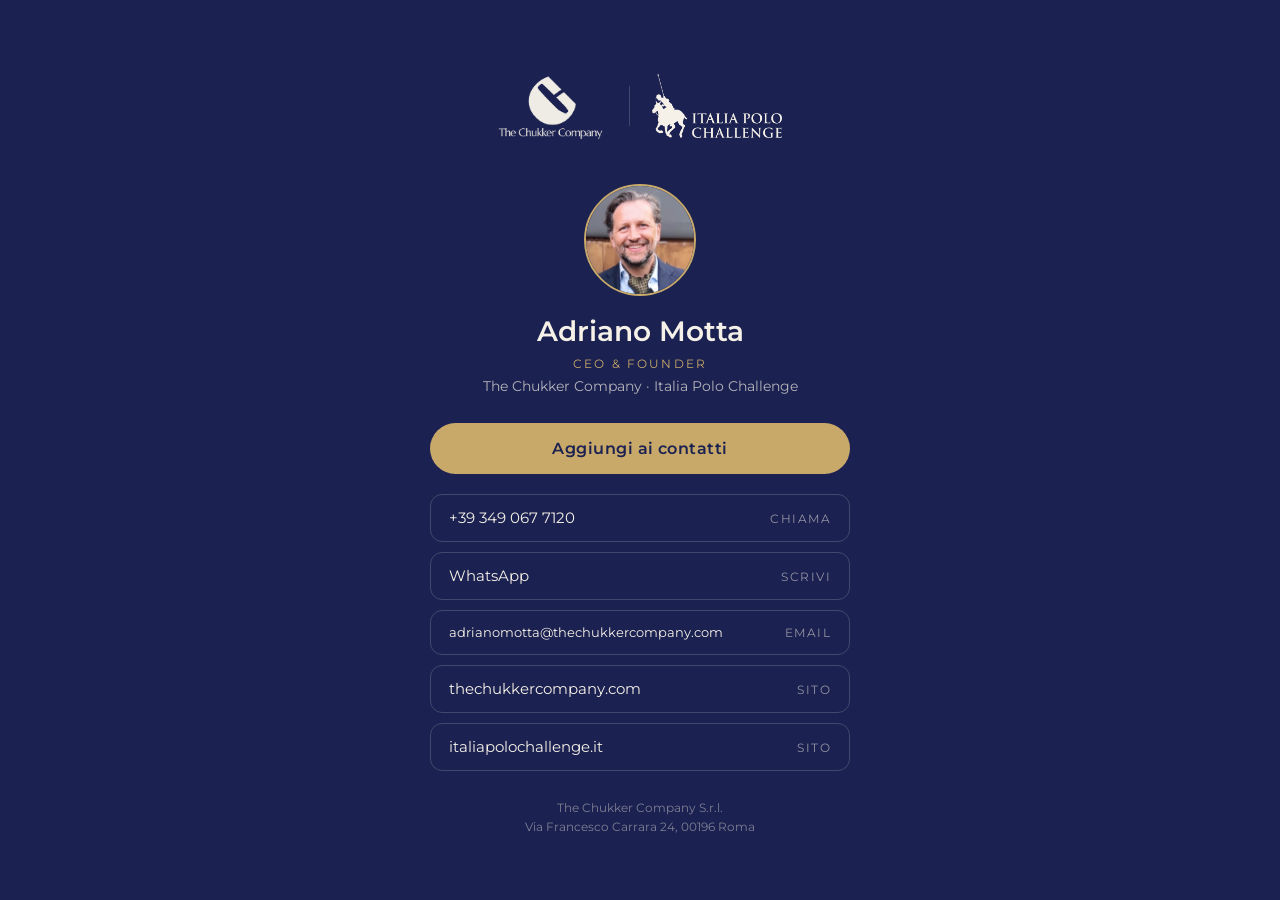
<file: card/adriano-motta/index.html>
<!DOCTYPE html>
<html lang="it">
<head>
<meta charset="UTF-8">
<meta name="viewport" content="width=device-width, initial-scale=1">
<title>Adriano Motta – The Chukker Company</title>
<meta name="description" content="Adriano Motta, CEO & Founder – The Chukker Company · Italia Polo Challenge">
<meta name="robots" content="noindex">
<meta name="theme-color" content="#1b2150">
<link rel="preconnect" href="https://fonts.googleapis.com">
<link href="https://fonts.googleapis.com/css2?family=Montserrat:wght@400;600&display=swap" rel="stylesheet">
<link rel="stylesheet" href="../assets/css/card.css">
<style>
.hint{display:none;margin:-8px 0 20px;padding:14px 16px;border-radius:12px;font-size:.82rem;line-height:1.5;text-align:left;background:rgba(255,255,255,.06);border:1px solid rgba(255,255,255,.14)}
.hint.on{display:block}
.hint b{font-weight:600}
</style>
</head>
<body>
<main class="card">
  <header class="logos">
    <img class="chukker" src="../assets/logo-chukker.png" alt="The Chukker Company">
    <div class="sep"></div>
    <img src="../assets/logo-ipc.png" alt="Italia Polo Challenge">
  </header>
  <div class="monogramma"><img src="foto.jpg" alt="Adriano Motta"></div>
  <h1>Adriano Motta</h1>
  <p class="ruolo">CEO & Founder</p>
  <p class="aziende">The Chukker Company · Italia Polo Challenge</p>

  <a class="btn" href="adriano-motta.vcf" type="text/vcard" download="adriano-motta.vcf">Aggiungi ai contatti</a>

  <p class="hint" id="hint"><b>Su Android:</b> il contatto è stato scaricato. Tocca <b>Apri</b> nella barra in basso, oppure apri il file dalle notifiche o da <b>Download</b>, e scegli <b>Contatti</b> per salvarlo.</p>

  <ul class="contatti">
    <li><a href="tel:+393490677120">+39 349 067 7120<span>Chiama</span></a></li>
    <li><a href="https://wa.me/393490677120">WhatsApp<span>Scrivi</span></a></li>
    <li><a class="mail" href="mailto:adrianomotta@thechukkercompany.com">adrianomotta<wbr>@thechukkercompany.com<span>Email</span></a></li>
    <li><a href="https://thechukkercompany.com">thechukkercompany.com<span>Sito</span></a></li>
    <li><a href="https://italiapolochallenge.it">italiapolochallenge.it<span>Sito</span></a></li>
  </ul>
  <footer>The Chukker Company S.r.l.<br>Via Francesco Carrara 24, 00196 Roma</footer>
</main>

<script>
(function(){
  var btn=document.querySelector('.btn'), hint=document.getElementById('hint');
  if(!/android/i.test(navigator.userAgent)) return;
  btn.addEventListener('click',function(){ setTimeout(function(){ hint.classList.add('on'); },400); });
})();
</script>
</body>
</html>
</file>
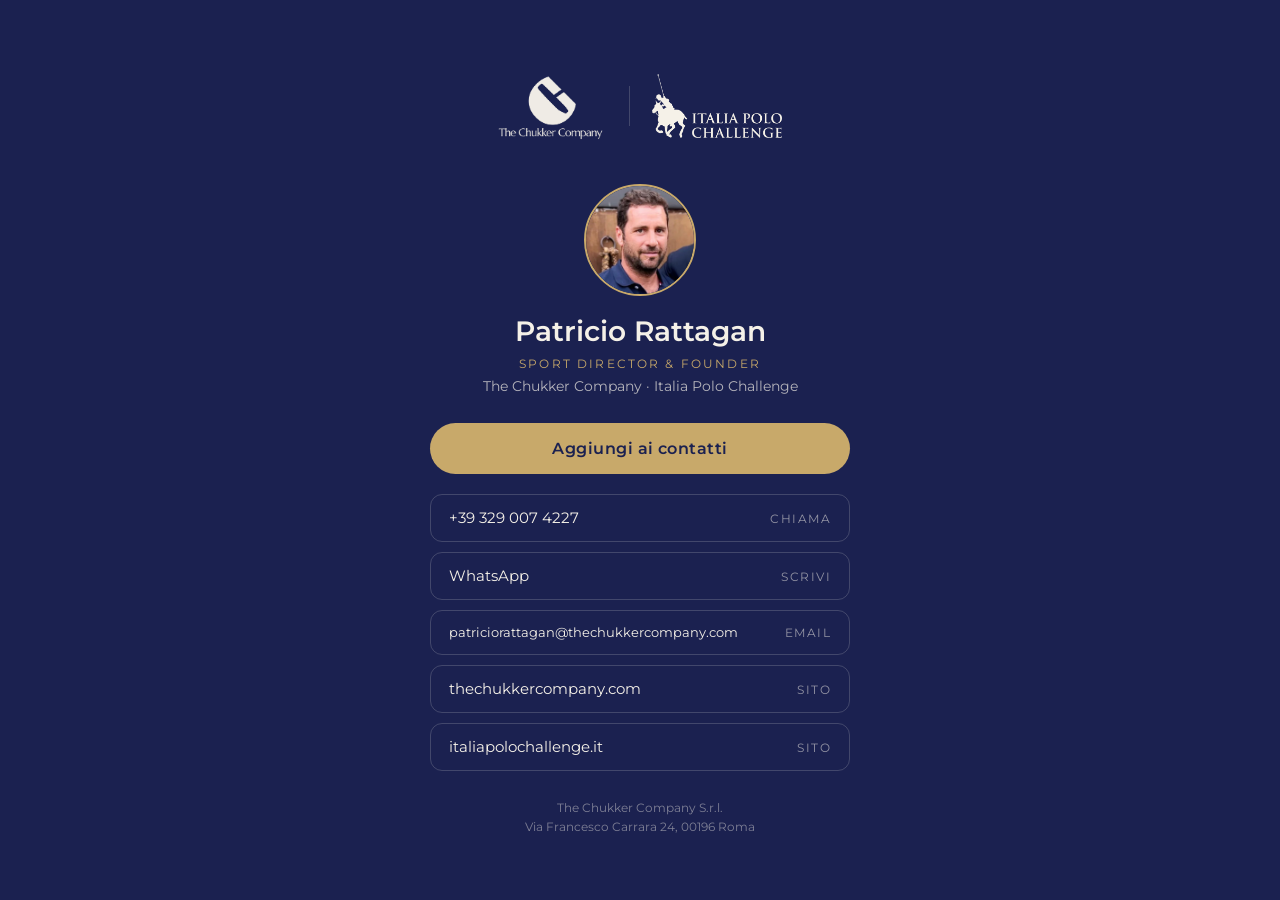
<file: card/patricio-rattagan/index.html>
<!DOCTYPE html>
<html lang="it">
<head>
<meta charset="UTF-8">
<meta name="viewport" content="width=device-width, initial-scale=1">
<title>Patricio Rattagan – The Chukker Company</title>
<meta name="description" content="Patricio Rattagan, Sport Director & Founder – The Chukker Company · Italia Polo Challenge">
<meta name="robots" content="noindex">
<meta name="theme-color" content="#1b2150">
<link rel="preconnect" href="https://fonts.googleapis.com">
<link href="https://fonts.googleapis.com/css2?family=Montserrat:wght@400;600&display=swap" rel="stylesheet">
<link rel="stylesheet" href="../assets/css/card.css">
<style>
.hint{display:none;margin:-8px 0 20px;padding:14px 16px;border-radius:12px;font-size:.82rem;line-height:1.5;text-align:left;background:rgba(255,255,255,.06);border:1px solid rgba(255,255,255,.14)}
.hint.on{display:block}
.hint b{font-weight:600}
</style>
</head>
<body>
<main class="card">
  <header class="logos">
    <img class="chukker" src="../assets/logo-chukker.png" alt="The Chukker Company">
    <div class="sep"></div>
    <img src="../assets/logo-ipc.png" alt="Italia Polo Challenge">
  </header>
  <div class="monogramma"><img src="foto.jpg" alt="Patricio Rattagan"></div>
  <h1>Patricio Rattagan</h1>
  <p class="ruolo">Sport Director & Founder</p>
  <p class="aziende">The Chukker Company · Italia Polo Challenge</p>

  <a class="btn" href="patricio-rattagan.vcf" type="text/vcard" download="patricio-rattagan.vcf">Aggiungi ai contatti</a>

  <p class="hint" id="hint"><b>Su Android:</b> il contatto è stato scaricato. Tocca <b>Apri</b> nella barra in basso, oppure apri il file dalle notifiche o da <b>Download</b>, e scegli <b>Contatti</b> per salvarlo.</p>

  <ul class="contatti">
    <li><a href="tel:+393290074227">+39 329 007 4227<span>Chiama</span></a></li>
    <li><a href="https://wa.me/393290074227">WhatsApp<span>Scrivi</span></a></li>
    <li><a class="mail" href="mailto:patriciorattagan@thechukkercompany.com">patriciorattagan<wbr>@thechukkercompany.com<span>Email</span></a></li>
    <li><a href="https://thechukkercompany.com">thechukkercompany.com<span>Sito</span></a></li>
    <li><a href="https://italiapolochallenge.it">italiapolochallenge.it<span>Sito</span></a></li>
  </ul>
  <footer>The Chukker Company S.r.l.<br>Via Francesco Carrara 24, 00196 Roma</footer>
</main>

<script>
(function(){
  var btn=document.querySelector('.btn'), hint=document.getElementById('hint');
  if(!/android/i.test(navigator.userAgent)) return;
  btn.addEventListener('click',function(){ setTimeout(function(){ hint.classList.add('on'); },400); });
})();
</script>
</body>
</html>
</file>
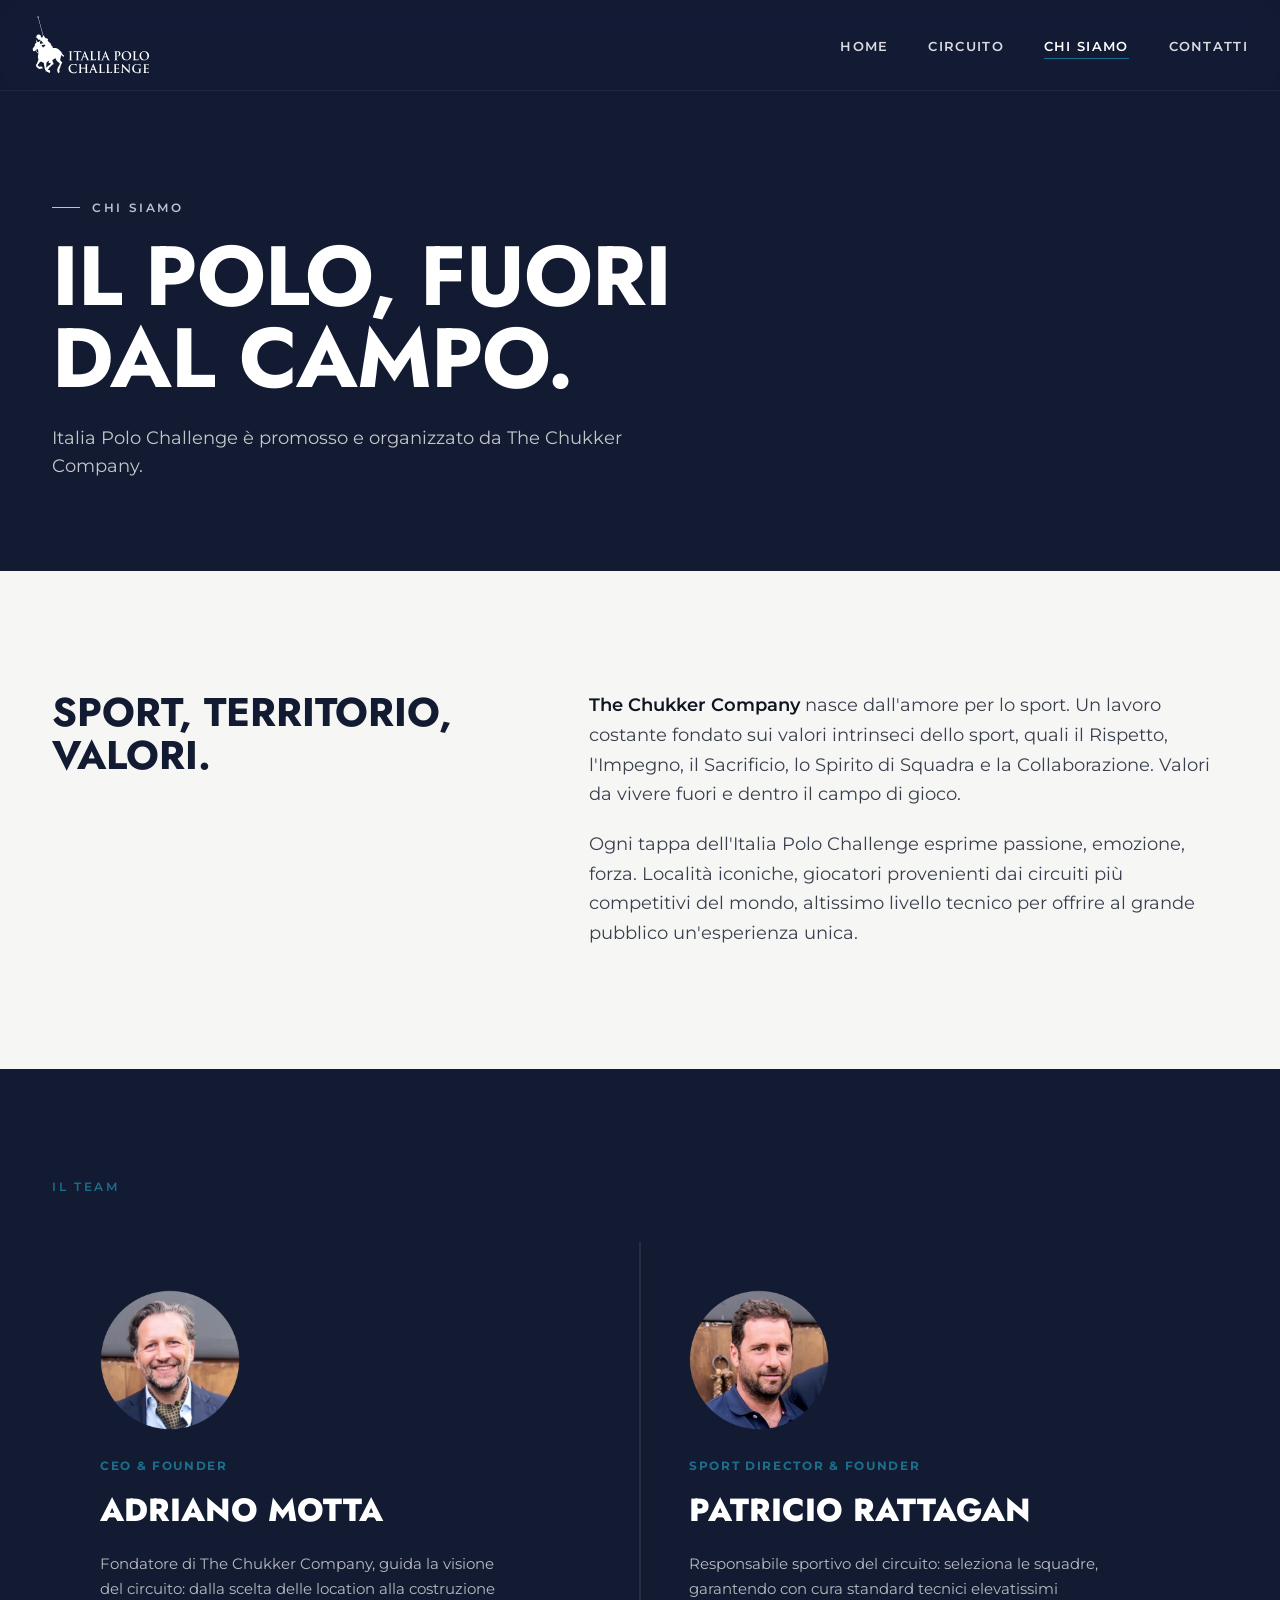
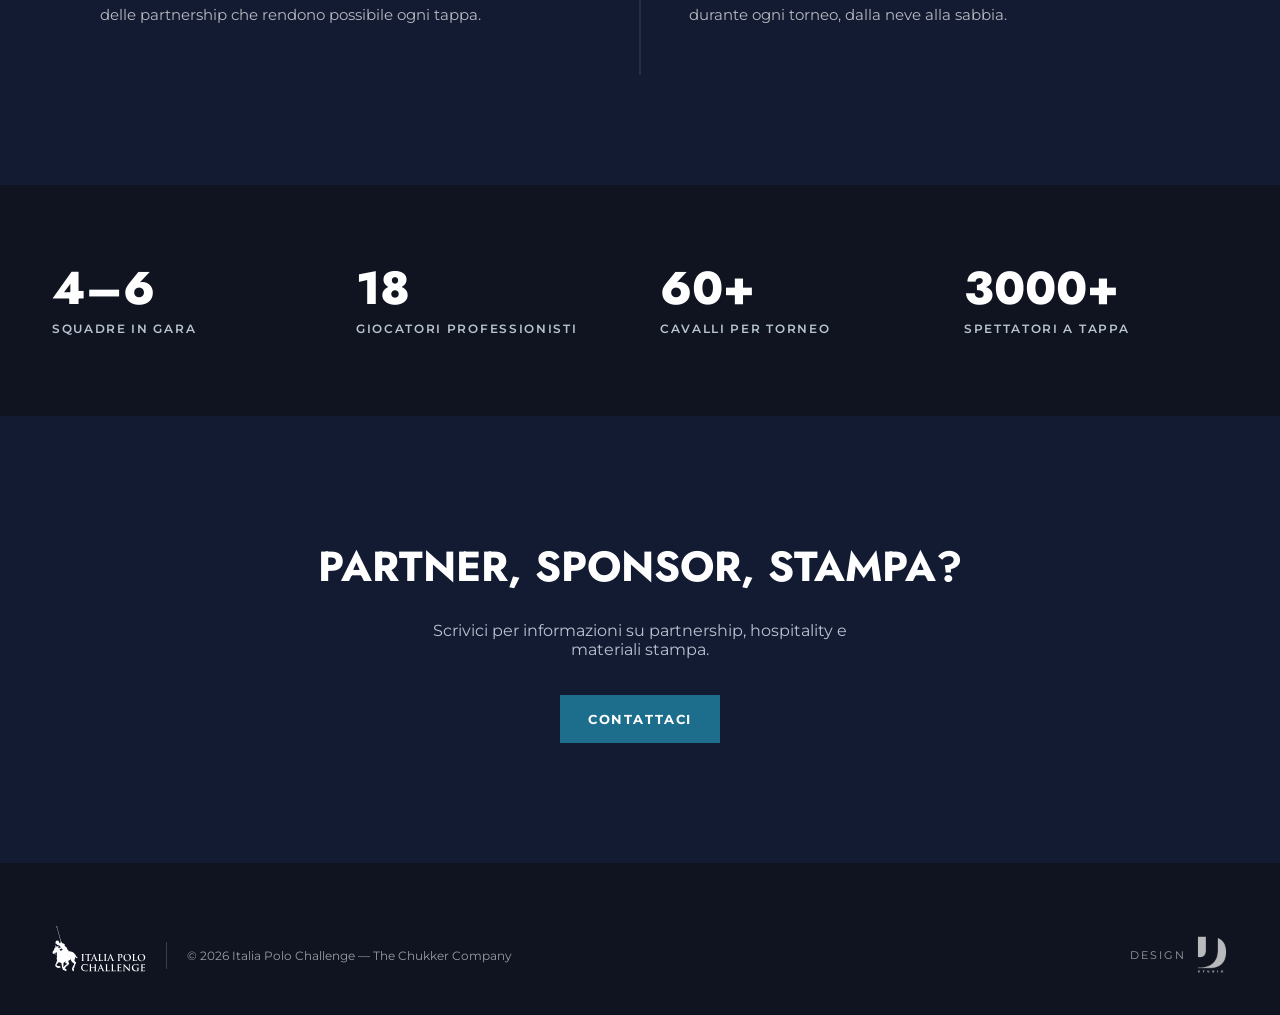
<file: chi-siamo.html>
<!DOCTYPE html>
<html lang="it">
<head>
<meta charset="UTF-8">
<meta name="viewport" content="width=device-width, initial-scale=1.0">
<title>Chi Siamo — Italia Polo Challenge</title>
<link rel="icon" href="favicon.ico" sizes="any">
<link rel="icon" href="favicon.svg" type="image/svg+xml">
<link rel="apple-touch-icon" href="apple-touch-icon.png">
<meta name="theme-color" content="#131B33">
<meta name="description" content="The Chukker Company: chi organizza Italia Polo Challenge, il circuito italiano di arena polo.">
<link rel="preconnect" href="https://fonts.googleapis.com">
<link rel="preconnect" href="https://fonts.gstatic.com" crossorigin>
<link href="https://fonts.googleapis.com/css2?family=Jost:wght@600;700;800&family=Montserrat:wght@400;500;600;700&display=swap" rel="stylesheet">
<style>
  :root {
    --snow: #F6F7F5; --ink: #0F1420; --navy: #131B33; --petrol: #1C6E8C; --mist: #B8C4D1;
    --font-display: 'Jost', sans-serif;
    --font-h1: 'Jost', sans-serif;
    --font-body: 'Montserrat', -apple-system, sans-serif;
  }
  * { margin: 0; padding: 0; box-sizing: border-box; }
  body { background: var(--snow); color: var(--ink); font-family: var(--font-body); -webkit-font-smoothing: antialiased; overflow-x: hidden; }
  img { display: block; max-width: 100%; }
  a { color: inherit; }
  .container { max-width: 1240px; margin: 0 auto; padding: 0 32px; }
  .eyebrow { font-weight: 600; font-size: 12px; letter-spacing: 0.22em; text-transform: uppercase; }

  .site-header {
    position: fixed; top: 0; left: 0; right: 0; z-index: 100;
    display: flex; align-items: center; justify-content: space-between;
    padding: 16px 32px;
    background: rgba(19, 27, 51, 0.92);
    backdrop-filter: saturate(180%) blur(14px);
    box-shadow: 0 1px 0 rgba(255,255,255,0.06);
  }
  .brand { font-family: var(--font-display); font-weight: 800; font-size: 16px; letter-spacing: 0.04em; text-transform: uppercase; color: #fff; text-decoration: none; }
  .brand span { color: var(--petrol); }
  .nav-links { display: flex; gap: 40px; list-style: none; }
  .nav-links a { font-size: 13px; font-weight: 600; letter-spacing: 0.1em; text-transform: uppercase; color: rgba(255,255,255,0.85); text-decoration: none; padding-bottom: 4px; border-bottom: 1px solid transparent; transition: border-color 0.25s ease, color 0.25s ease; }
  .nav-links a:hover, .nav-links a.active { color: #fff; border-color: var(--petrol); }

  .page-hero { padding: 200px 0 90px; background: var(--navy); color: #fff; }
  .page-hero h1 { font-family: var(--font-h1); font-weight: 700; text-transform: uppercase; font-size: clamp(44px, 7vw, 84px); line-height: 0.98; letter-spacing: -0.01em; max-width: 900px; }
  .page-hero p { margin-top: 24px; max-width: 580px; font-size: 18px; line-height: 1.6; color: rgba(246,247,245,0.78); }
  .page-hero .eyebrow { color: var(--mist); display: flex; align-items: center; gap: 12px; margin-bottom: 20px; }
  .page-hero .eyebrow::before { content: ''; width: 28px; height: 1px; background: currentColor; }

  .mission { padding: 120px 0; }
  .mission-grid { display: grid; grid-template-columns: 1fr 1.4fr; gap: 80px; }
  .mission h2 { font-family: var(--font-display); font-weight: 700; text-transform: uppercase; font-size: clamp(26px, 3.2vw, 40px); line-height: 1.08; color: var(--navy); }
  .mission-body p { font-size: 18px; line-height: 1.65; color: #3a3f4d; }
  .mission-body p + p { margin-top: 20px; }
  .mission-body strong { color: var(--ink); font-weight: 600; }

  .founders { background: var(--navy); padding: 110px 0; color: #fff; }
  .founders .section-label { color: var(--petrol); margin-bottom: 48px; display: block; }
  .founders-grid { display: grid; grid-template-columns: 1fr 1fr; gap: 2px; background: rgba(255,255,255,0.08); }
  .founder-card { background: var(--navy); padding: 48px; }
  .founder-photo { display: block; width: 140px; height: 140px; border-radius: 50%; margin-bottom: 28px; }
  .founder-role { font-size: 12px; font-weight: 700; letter-spacing: 0.14em; text-transform: uppercase; color: var(--petrol); margin-bottom: 14px; }
  .founder-name { font-family: var(--font-display); font-weight: 800; text-transform: uppercase; font-size: clamp(24px,2.6vw,32px); margin-bottom: 18px; }
  .founder-bio { font-size: 15px; line-height: 1.7; color: rgba(246,247,245,0.72); max-width: 42ch; }


  .stats { background: var(--ink); padding: 80px 0; }
  .stats-grid { display: grid; grid-template-columns: repeat(4, 1fr); gap: 40px; }
  .stat-num { font-family: var(--font-display); font-weight: 800; font-size: clamp(32px, 3.6vw, 52px); color: #fff; line-height: 1; }
  .stat-label { margin-top: 10px; font-size: 12px; letter-spacing: 0.14em; text-transform: uppercase; color: var(--mist); font-weight: 600; }

  .cta-band { background: var(--navy); color: #fff; text-align: center; padding: 120px 32px; }
  .cta-band h2 { font-family: var(--font-display); font-weight: 700; text-transform: uppercase; font-size: clamp(26px,3.4vw,42px); margin-bottom: 24px; }
  .cta-band p { color: var(--mist); max-width: 480px; margin: 0 auto 36px; font-size: 16px; }
  .btn { display: inline-flex; align-items: center; gap: 10px; font-size: 13px; font-weight: 700; letter-spacing: 0.12em; text-transform: uppercase; padding: 16px 28px; text-decoration: none; transition: transform 0.25s ease; }
  .btn-primary { background: var(--petrol); color: #fff; }
  .btn-primary:hover { transform: translateY(-2px); }

  footer { background: var(--ink); color: rgba(246,247,245,0.6); padding: 60px 0 40px; }
  .footer-bottom { display: flex; justify-content: space-between; align-items: center; font-size: 12px; flex-wrap: wrap; gap: 12px; }
  .footer-bottom a { color: rgba(246,247,245,0.6); text-decoration: none; }

  @media (max-width: 900px) {
    .mission-grid { grid-template-columns: 1fr; gap: 32px; }
    .founders-grid { grid-template-columns: 1fr; }
    .stats-grid { grid-template-columns: repeat(2, 1fr); row-gap: 40px; }
  }
  .nav-hamburger { color: #fff; }
  @media (max-width: 860px) {
    .nav-links { display: none; }
    .nav-hamburger { display: flex; }
  }
  @media (max-width: 560px) { .page-hero { padding: 140px 0 60px; } }
</style>
<link rel="stylesheet" href="anim.css?v=3">
</head>
<body>

<header class="site-header">
  <a href="index.html" class="brand"><img src="assets/loghi/ipc-white.svg" alt="Italia Polo Challenge"></a>
  <ul class="nav-links">
    <li><a href="index.html">Home</a></li>
    <li><a href="circuito.html">Circuito</a></li>
    <li><a href="chi-siamo.html" class="active">Chi Siamo</a></li>
    <li><a href="contatti.html">Contatti</a></li>
  </ul>
  <button class="nav-hamburger" aria-label="Menu"><span></span><span></span><span></span></button>
</header>

<div class="nav-overlay">
  <a href="index.html">Home</a>
  <a href="circuito.html">Circuito</a>
  <a href="chi-siamo.html">Chi Siamo</a>
  <a href="contatti.html">Contatti</a>
</div>

<section class="page-hero">
  <div class="container">
    <div class="eyebrow">Chi siamo</div>
    <h1>Il polo, fuori<br>dal campo.</h1>
    <p>Italia Polo Challenge è promosso e organizzato da The Chukker Company.</p>
  </div>
</section>

<section class="mission">
  <div class="container mission-grid">
    <h2>Sport, Territorio,<br>Valori.</h2>
    <div class="mission-body">
      <p><strong>The Chukker Company</strong> nasce dall'amore per lo sport. Un lavoro costante fondato sui valori intrinseci dello sport, quali il Rispetto, l'Impegno, il Sacrificio, lo Spirito di Squadra e la Collaborazione. Valori da vivere fuori e dentro il campo di gioco.</p>
      <p>Ogni tappa dell'Italia Polo Challenge esprime passione, emozione, forza. Località iconiche, giocatori provenienti dai circuiti più competitivi del mondo, altissimo livello tecnico per offrire al grande pubblico un'esperienza unica.</p>
    </div>
  </div>
</section>

<section class="founders">
  <div class="container">
    <span class="eyebrow section-label">Il team</span>
    <div class="founders-grid">
      <div class="founder-card">
        <img class="founder-photo" src="assets/foto/team/adriano-motta.png" alt="Adriano Motta" width="140" height="140">
        <div class="founder-role">CEO &amp; Founder</div>
        <div class="founder-name">Adriano Motta</div>
        <p class="founder-bio">Fondatore di The Chukker Company, guida la visione del circuito: dalla scelta delle location alla costruzione delle partnership che rendono possibile ogni tappa.</p>
      </div>
      <div class="founder-card">
        <img class="founder-photo" src="assets/foto/team/patricio-rattagan.png" alt="Patricio Rattagan" width="140" height="140">
        <div class="founder-role">Sport Director &amp; Founder</div>
        <div class="founder-name">Patricio Rattagan</div>
        <p class="founder-bio">Responsabile sportivo del circuito: seleziona le squadre, garantendo con cura standard tecnici elevatissimi durante ogni torneo, dalla neve alla sabbia.</p>
      </div>
    </div>
  </div>
</section>

<section class="stats">
  <div class="container stats-grid">
    <div><div class="stat-num">4&ndash;6</div><div class="stat-label">Squadre in gara</div></div>
    <div><div class="stat-num">18</div><div class="stat-label">Giocatori professionisti</div></div>
    <div><div class="stat-num">60+</div><div class="stat-label">Cavalli per torneo</div></div>
    <div><div class="stat-num">3000+</div><div class="stat-label">Spettatori a tappa</div></div>
  </div>
</section>

<section class="cta-band">
  <div class="container">
    <h2>Partner, sponsor, stampa?</h2>
    <p>Scrivici per informazioni su partnership, hospitality e materiali stampa.</p>
    <a href="contatti.html" class="btn btn-primary">Contattaci</a>
  </div>
</section>

<footer>
  <div class="container footer-bottom">
    <div class="footer-id"><a href="index.html"><img class="footer-logo" src="assets/loghi/ipc-white.svg" alt="Italia Polo Challenge"></a><span>© 2026 Italia Polo Challenge — The Chukker Company</span></div>
    <a class="jd-credit" href="https://juridabiankov.com/" target="_blank" rel="noopener"><span>Design</span><img src="assets/loghi/jd-studio-white.png" alt="JD Studio"></a>
  </div>
</footer>

<script src="anim.js?v=1"></script>
</body>
</html>
</file>
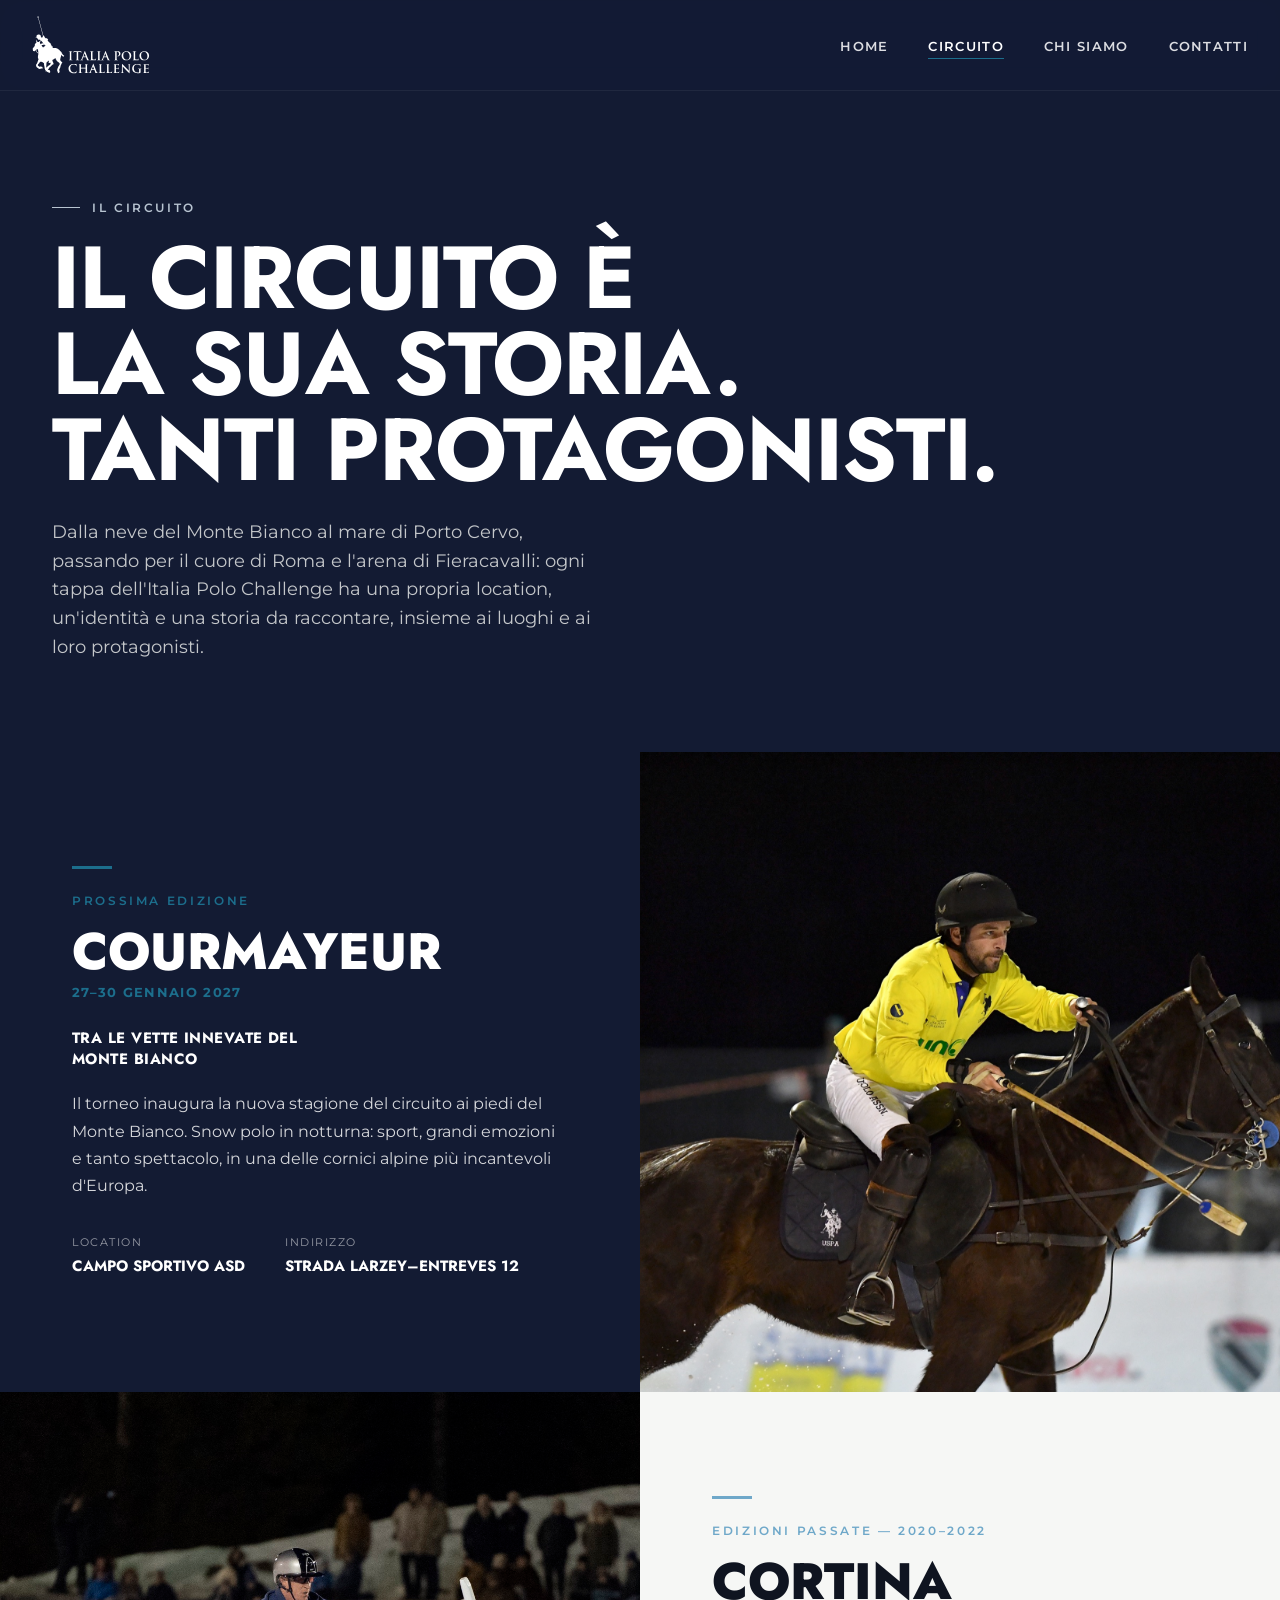
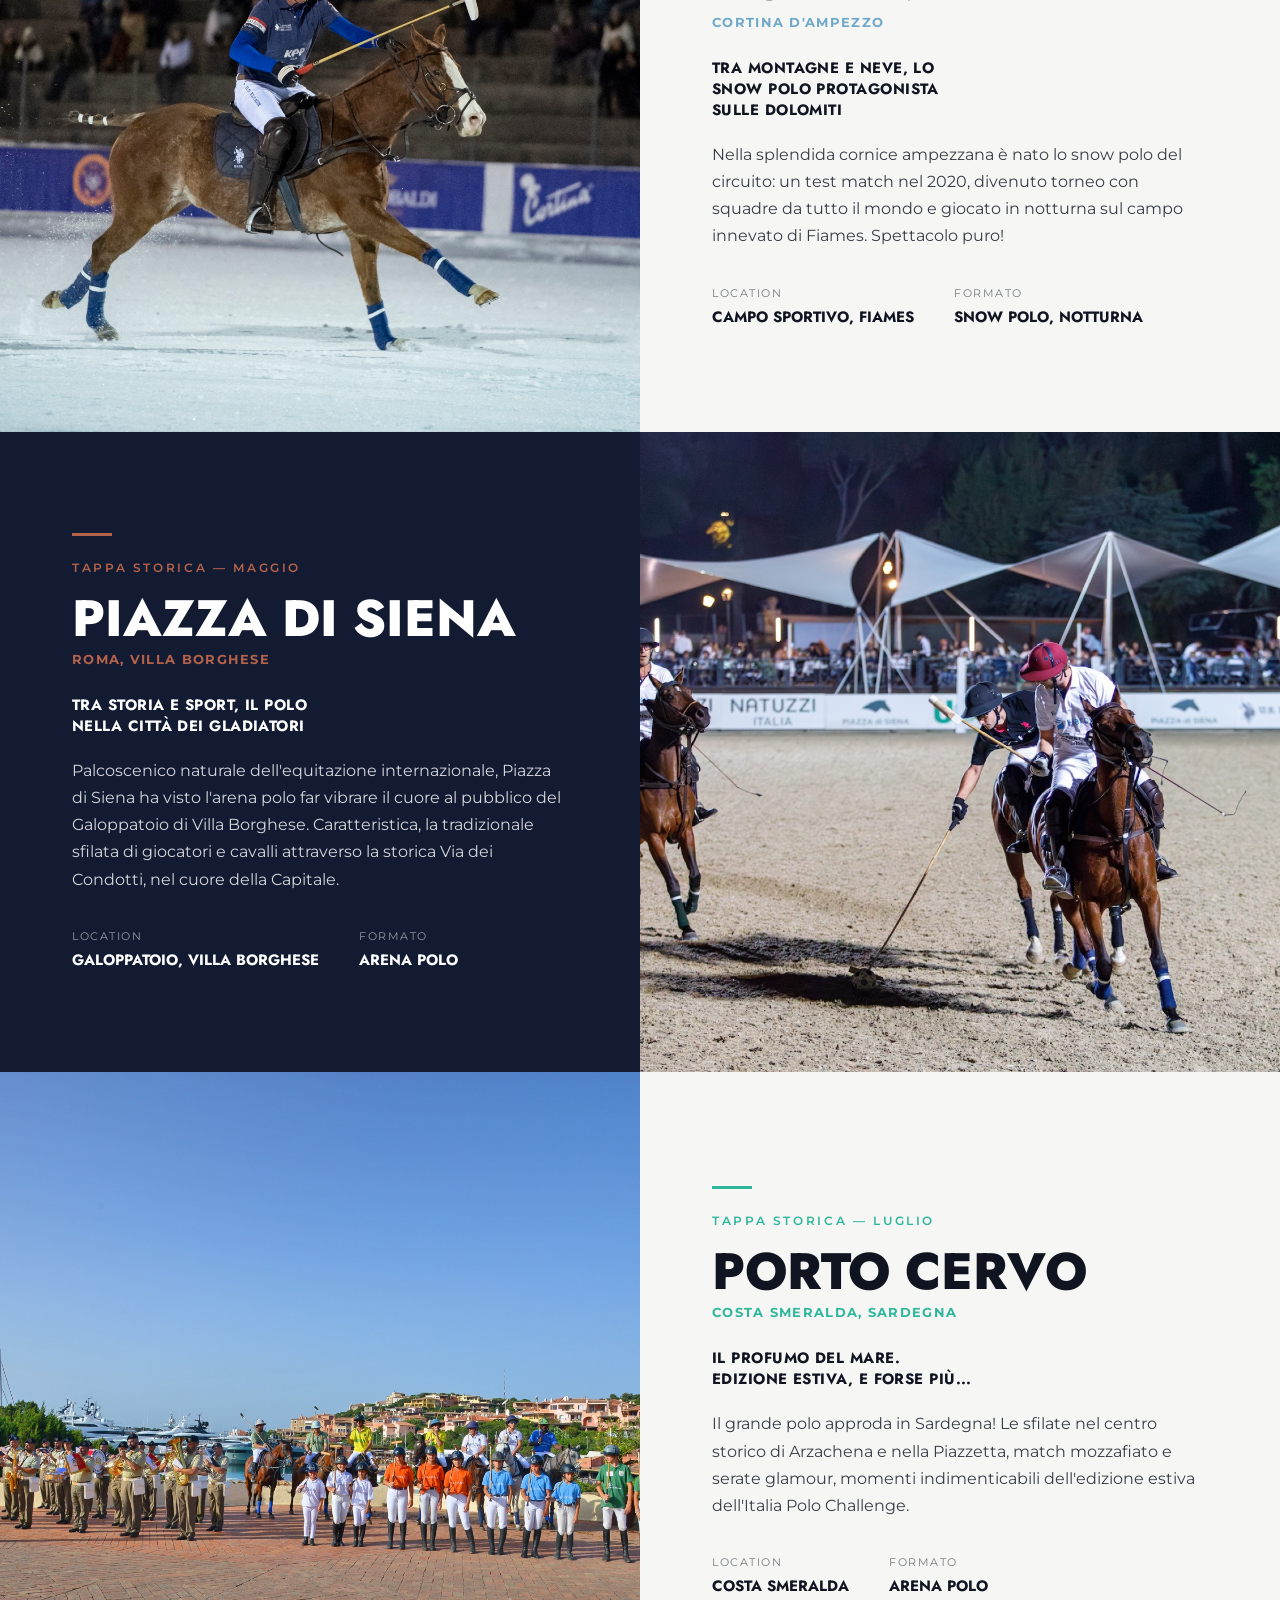
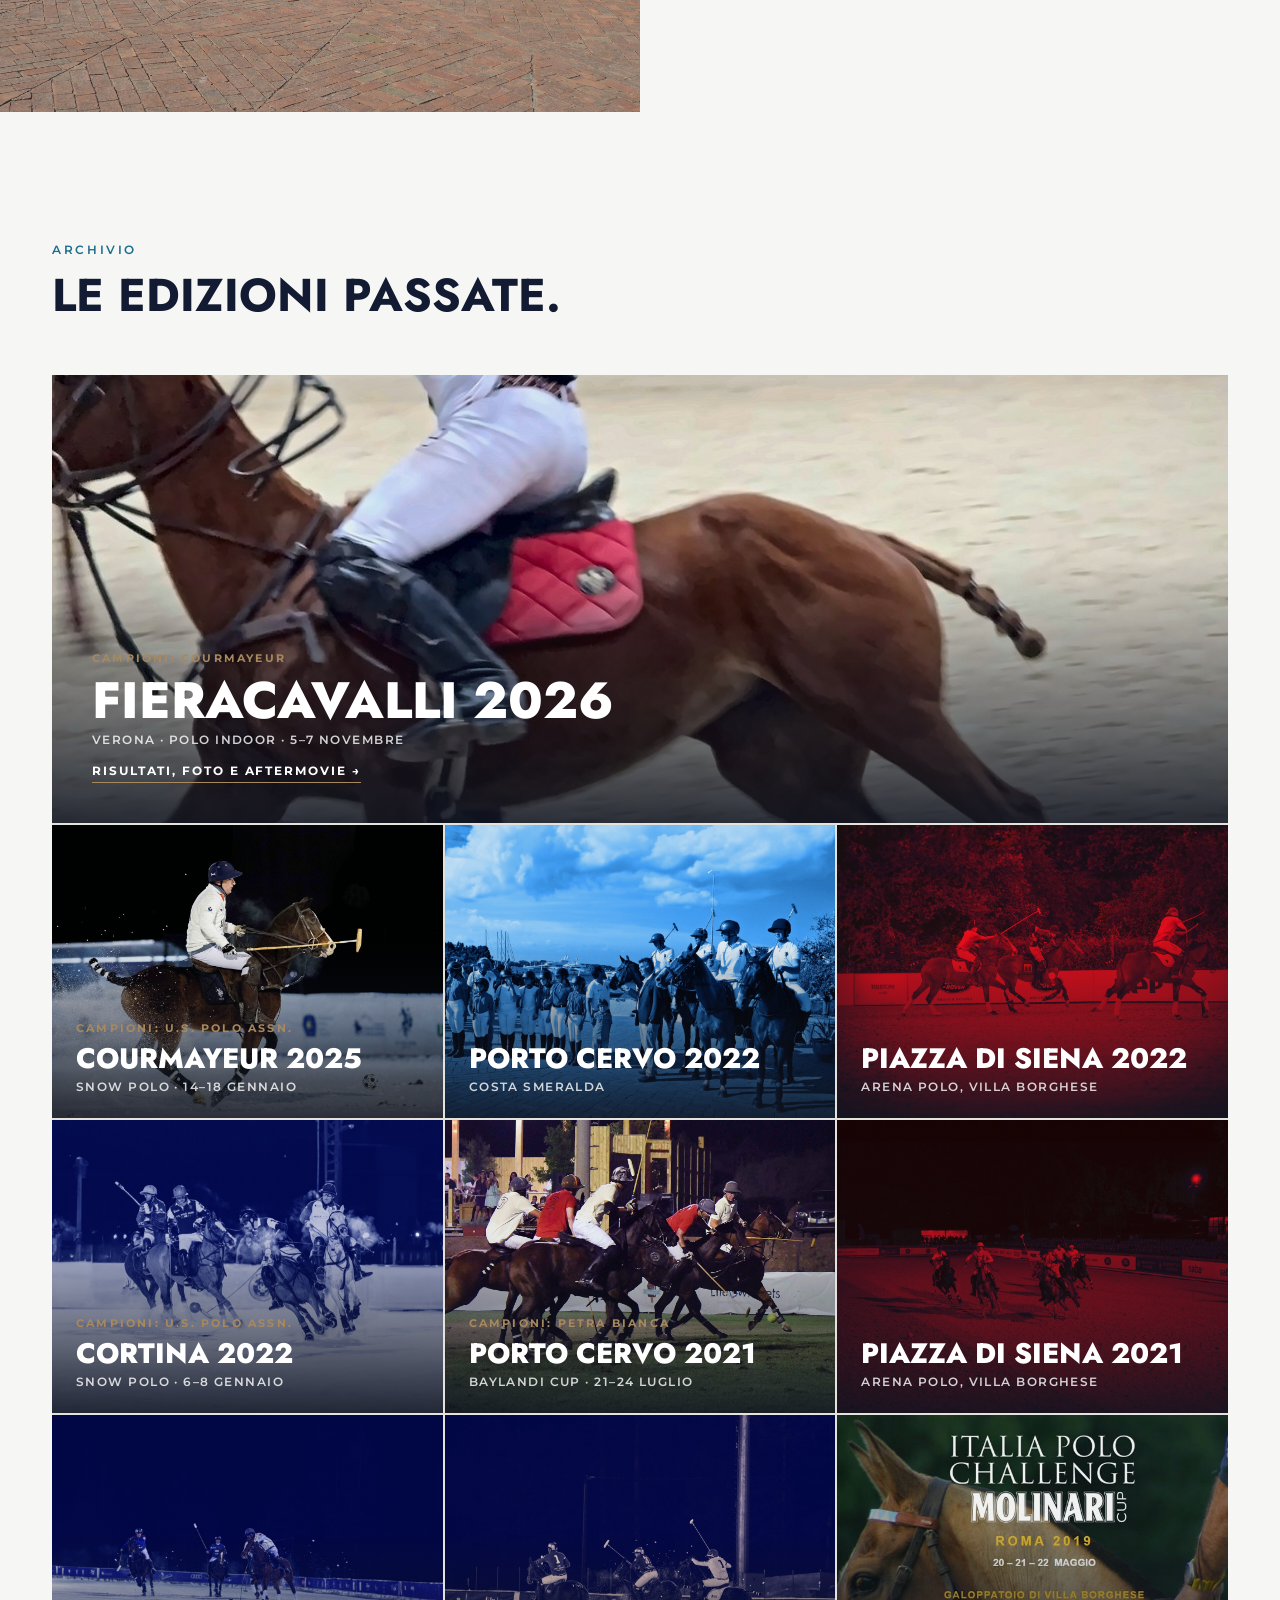
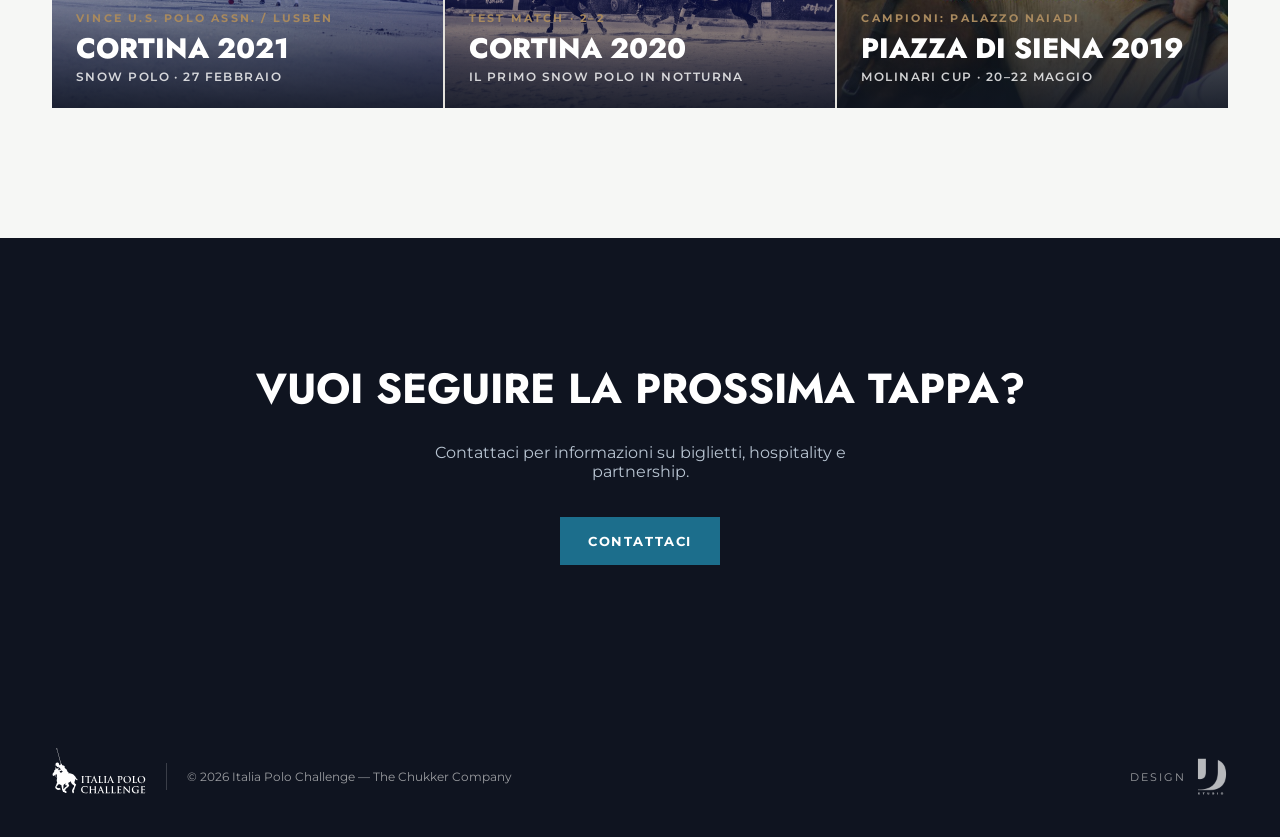
<file: circuito.html>
<!DOCTYPE html>
<html lang="it">
<head>
<meta charset="UTF-8">
<meta name="viewport" content="width=device-width, initial-scale=1.0">
<title>Il Circuito — Italia Polo Challenge</title>
<link rel="icon" href="favicon.ico" sizes="any">
<link rel="icon" href="favicon.svg" type="image/svg+xml">
<link rel="apple-touch-icon" href="apple-touch-icon.png">
<meta name="theme-color" content="#131B33">
<meta name="description" content="Le tappe di Italia Polo Challenge: Courmayeur, Cortina, Piazza di Siena, Porto Cervo. Date, location e storia di ogni edizione.">
<link rel="preconnect" href="https://fonts.googleapis.com">
<link rel="preconnect" href="https://fonts.gstatic.com" crossorigin>
<link href="https://fonts.googleapis.com/css2?family=Jost:wght@600;700;800&family=Montserrat:wght@400;500;600;700&display=swap" rel="stylesheet">
<style>
  :root {
    --snow: #F6F7F5; --ink: #0F1420; --navy: #131B33; --navy-soft: #1B2542;
    --mist: #B8C4D1;
    --font-display: 'Jost', sans-serif;
    --font-h1: 'Jost', sans-serif;
    --font-body: 'Montserrat', -apple-system, sans-serif;
  }
  * { margin: 0; padding: 0; box-sizing: border-box; }
  html { scroll-behavior: smooth; }
  body { background: var(--snow); color: var(--ink); font-family: var(--font-body); -webkit-font-smoothing: antialiased; overflow-x: hidden; }
  img { display: block; max-width: 100%; }
  a { color: inherit; }
  .container { max-width: 1240px; margin: 0 auto; padding: 0 32px; }
  .eyebrow { font-weight: 600; font-size: 12px; letter-spacing: 0.22em; text-transform: uppercase; }

  .site-header {
    position: fixed; top: 0; left: 0; right: 0; z-index: 100;
    display: flex; align-items: center; justify-content: space-between;
    padding: 16px 32px;
    background: rgba(19, 27, 51, 0.92);
    backdrop-filter: saturate(180%) blur(14px);
    box-shadow: 0 1px 0 rgba(255,255,255,0.06);
  }
  .brand { font-family: var(--font-display); font-weight: 800; font-size: 16px; letter-spacing: 0.04em; text-transform: uppercase; color: #fff; text-decoration: none; }
  .brand span { color: var(--petrol, #1C6E8C); }
  .nav-links { display: flex; gap: 40px; list-style: none; }
  .nav-links a { font-size: 13px; font-weight: 600; letter-spacing: 0.1em; text-transform: uppercase; color: rgba(255,255,255,0.85); text-decoration: none; padding-bottom: 4px; border-bottom: 1px solid transparent; transition: border-color 0.25s ease, color 0.25s ease; }
  .nav-links a:hover, .nav-links a.active { color: #fff; border-color: #1C6E8C; }
  .nav-hamburger { color: #fff; }

  /* ---------- Page intro ---------- */
  .page-hero {
    padding: 200px 0 90px;
    background: var(--navy);
    color: #fff;
  }
  .page-hero h1 {
    font-family: var(--font-h1); font-weight: 700; text-transform: uppercase;
    font-size: clamp(44px, 7vw, 88px); line-height: 0.98; letter-spacing: -0.01em;
  }
  .page-hero p { margin-top: 24px; max-width: 560px; font-size: 18px; line-height: 1.6; color: rgba(246,247,245,0.78); }
  .page-hero .eyebrow { color: var(--mist); display: flex; align-items: center; gap: 12px; margin-bottom: 20px; }
  .page-hero .eyebrow::before { content: ''; width: 28px; height: 1px; background: currentColor; }

  /* ---------- Tappa sections ---------- */
  .tappa {
    position: relative;
    scroll-margin-top: 80px;
  }
  .tappa-grid {
    display: grid; grid-template-columns: 1fr 1fr; min-height: 640px;
  }
  .tappa:nth-child(even) .tappa-grid { direction: rtl; }
  .tappa:nth-child(even) .tappa-grid > * { direction: ltr; }
  .tappa-media { position: relative; overflow: hidden; background: var(--navy); }
  .tappa-media img { width: 100%; height: 100%; object-fit: cover; position: absolute; inset: 0; }
  .tappa-copy {
    display: flex; flex-direction: column; justify-content: center;
    padding: 80px 72px;
    background: var(--panel-bg, var(--snow));
    color: var(--panel-fg, var(--ink));
  }
  .tappa-copy .eyebrow { color: var(--accent); margin-bottom: 18px; }
  .tappa-copy h2 {
    font-family: var(--font-display); font-weight: 800; text-transform: uppercase;
    font-size: clamp(32px, 4vw, 54px); line-height: 0.98; margin-bottom: 8px;
  }
  .tappa-copy .tappa-dates {
    font-size: 13px; font-weight: 700; letter-spacing: 0.1em; text-transform: uppercase;
    color: var(--accent); margin-bottom: 28px;
  }
  .tappa-copy .tappa-headline {
    font-family: var(--font-display); font-weight: 700; text-transform: uppercase;
    font-size: 15px; letter-spacing: 0.03em; line-height: 1.4; margin-bottom: 20px;
    max-width: 26ch;
  }
  .tappa-copy p.body-text { font-size: 16px; line-height: 1.7; opacity: 0.82; max-width: 46ch; }
  .tappa-copy .tappa-meta { display: flex; gap: 40px; margin-top: 36px; }
  .tappa-copy .tappa-meta div span { display: block; }
  .tappa-copy .tappa-meta .meta-label { font-size: 11px; letter-spacing: 0.14em; text-transform: uppercase; opacity: 0.55; margin-bottom: 6px; }
  .tappa-copy .tappa-meta .meta-value { font-family: var(--font-display); font-weight: 700; font-size: 15px; text-transform: uppercase; }
  .accent-rule { width: 40px; height: 3px; background: var(--accent); margin-bottom: 24px; }

  /* ---------- Archivio ---------- */
  .archivio { padding: 130px 0; background: var(--snow); }
  .archivio .section-head {
    display: flex; justify-content: space-between; align-items: flex-end;
    margin-bottom: 56px; gap: 24px; flex-wrap: wrap;
  }
  .archivio .section-head h2 {
    font-family: var(--font-display); font-weight: 700; text-transform: uppercase;
    font-size: clamp(28px, 3.6vw, 46px); color: var(--navy); line-height: 1.05;
  }
  .archivio .eyebrow { color: #1C6E8C; margin-bottom: 14px; display: block; }
  .archivio-grid { display: grid; grid-template-columns: repeat(3, 1fr); gap: 2px; background: #e4e2dc; }
  .archivio-card { position: relative; aspect-ratio: 4/3; overflow: hidden; color: #fff; display: block; text-decoration: none; }
  .archivio-card.featured { grid-column: 1 / -1; aspect-ratio: 21/8; }
  .archivio-card.featured .archivio-body { padding: 40px; }
  .archivio-card.featured .archivio-year { font-size: clamp(30px, 4vw, 56px); }
  .archivio-cta { display: inline-block; margin-top: 16px; font-size: 12px; font-weight: 700; letter-spacing: 0.16em; text-transform: uppercase; color: #fff; border-bottom: 1px solid #A8895E; padding-bottom: 4px; }
  .archivio-tag { display: block; font-size: 11px; font-weight: 700; letter-spacing: 0.2em; text-transform: uppercase; color: #A8895E; margin-bottom: 10px; }
  .archivio-card img {
    width: 100%; height: 100%; object-fit: cover;
    transition: transform 0.7s cubic-bezier(0.16,1,0.3,1);
  }
  .archivio-card:hover img { transform: scale(1.06); }
  .archivio-card::after {
    content: '';
    position: absolute; inset: 0;
    background: linear-gradient(180deg, rgba(15,20,32,0.05) 40%, rgba(15,20,32,0.88) 100%);
  }
  .archivio-body { position: absolute; left: 0; right: 0; bottom: 0; z-index: 2; padding: 24px; }
  .archivio-year {
    font-family: var(--font-display); font-weight: 800; font-size: clamp(22px, 2.2vw, 30px);
    text-transform: uppercase; line-height: 1;
  }
  .archivio-place { margin-top: 6px; font-size: 12px; letter-spacing: 0.12em; text-transform: uppercase; opacity: 0.8; font-weight: 600; }

  /* ---------- CTA band ---------- */
  .cta-band {
    background: var(--ink); color: #fff; text-align: center; padding: 120px 32px;
  }
  .cta-band h2 { font-family: var(--font-display); font-weight: 700; text-transform: uppercase; font-size: clamp(26px,3.4vw,42px); margin-bottom: 24px; }
  .cta-band p { color: var(--mist); max-width: 480px; margin: 0 auto 36px; font-size: 16px; }
  .btn { display: inline-flex; align-items: center; gap: 10px; font-size: 13px; font-weight: 700; letter-spacing: 0.12em; text-transform: uppercase; padding: 16px 28px; text-decoration: none; transition: transform 0.25s ease, background 0.25s ease; }
  .btn-primary { background: #1C6E8C; color: #fff; }
  .btn-primary:hover { transform: translateY(-2px); }

  footer { background: var(--ink); color: rgba(246,247,245,0.6); padding: 60px 0 40px; }
  .footer-bottom { display: flex; justify-content: space-between; align-items: center; font-size: 12px; flex-wrap: wrap; gap: 12px; }
  .footer-bottom a { color: rgba(246,247,245,0.6); text-decoration: none; }

  @media (max-width: 860px) {
    .nav-links { display: none; }
    .nav-hamburger { display: flex; }
  }
  @media (max-width: 900px) {
    .tappa-grid { grid-template-columns: 1fr; }
    .tappa:nth-child(even) .tappa-grid { direction: ltr; }
    .tappa-media { height: 60vw; }
    .tappa-copy { padding: 56px 32px; }
    .archivio-grid { grid-template-columns: repeat(2, 1fr); }
    .archivio-card.featured { aspect-ratio: 16/9; }
  }
  @media (max-width: 560px) {
    .page-hero { padding: 140px 0 60px; }
    .tappa-copy .tappa-meta { flex-direction: column; gap: 16px; }
    .archivio-grid { grid-template-columns: 1fr; }
    .archivio-card.featured { aspect-ratio: 4/3; }
    .archivio-card.featured .archivio-body { padding: 24px; }
  }
</style>
<link rel="stylesheet" href="anim.css?v=3">
</head>
<body>

<header class="site-header">
  <a href="index.html" class="brand"><img src="assets/loghi/ipc-white.svg" alt="Italia Polo Challenge"></a>
  <ul class="nav-links">
    <li><a href="index.html">Home</a></li>
    <li><a href="circuito.html" class="active">Circuito</a></li>
    <li><a href="chi-siamo.html">Chi Siamo</a></li>
    <li><a href="contatti.html">Contatti</a></li>
  </ul>
  <button class="nav-hamburger" aria-label="Menu"><span></span><span></span><span></span></button>
</header>

<div class="nav-overlay">
  <a href="index.html">Home</a>
  <a href="circuito.html">Circuito</a>
  <a href="chi-siamo.html">Chi Siamo</a>
  <a href="contatti.html">Contatti</a>
</div>

<section class="page-hero">
  <div class="container">
    <div class="eyebrow">Il circuito</div>
    <h1>Il Circuito è<br>la sua storia.<br>Tanti protagonisti.</h1>
    <p>Dalla neve del Monte Bianco al mare di Porto Cervo, passando per il cuore di Roma e l'arena di Fieracavalli: ogni tappa dell'Italia Polo Challenge ha una propria location, un'identità e una storia da raccontare, insieme ai luoghi e ai loro protagonisti.</p>
  </div>
</section>

<section class="tappa" id="courmayeur" style="--accent:#1C6E8C; --panel-bg:#131B33; --panel-fg:#ffffff;">
  <div class="tappa-grid">
    <div class="tappa-media">
      <img src="assets/foto/courmayeur/hero-notturna.jpg" alt="Snow polo in notturna a Courmayeur">
    </div>
    <div class="tappa-copy">
      <div class="accent-rule"></div>
      <div class="eyebrow">Prossima edizione</div>
      <h2>Courmayeur</h2>
      <div class="tappa-dates">27&ndash;30 Gennaio 2027</div>
      <div class="tappa-headline">Tra le vette innevate del Monte Bianco</div>
      <p class="body-text">Il torneo inaugura la nuova stagione del circuito ai piedi del Monte Bianco. Snow polo in notturna: sport, grandi emozioni e tanto spettacolo, in una delle cornici alpine più incantevoli d'Europa.</p>
      <div class="tappa-meta">
        <div><span class="meta-label">Location</span><span class="meta-value">Campo Sportivo ASD</span></div>
        <div><span class="meta-label">Indirizzo</span><span class="meta-value">Strada Larzey&ndash;Entreves 12</span></div>
      </div>
    </div>
  </div>
</section>

<section class="tappa" id="cortina" style="--accent:#6FA8C9; --panel-bg:#F6F7F5; --panel-fg:#0F1420;">
  <div class="tappa-grid">
    <div class="tappa-media">
      <img src="assets/foto/cortina/match-01.jpg" alt="Snow polo a Cortina d'Ampezzo">
    </div>
    <div class="tappa-copy">
      <div class="accent-rule"></div>
      <div class="eyebrow">Edizioni passate &mdash; 2020&ndash;2022</div>
      <h2>Cortina</h2>
      <div class="tappa-dates">Cortina d'Ampezzo</div>
      <div class="tappa-headline">Tra montagne e neve, lo snow polo protagonista sulle Dolomiti</div>
      <p class="body-text">Nella splendida cornice ampezzana è nato lo snow polo del circuito: un test match nel 2020, divenuto torneo con squadre da tutto il mondo e giocato in notturna sul campo innevato di Fiames. Spettacolo puro!</p>
      <div class="tappa-meta">
        <div><span class="meta-label">Location</span><span class="meta-value">Campo Sportivo, Fiames</span></div>
        <div><span class="meta-label">Formato</span><span class="meta-value">Snow Polo, notturna</span></div>
      </div>
    </div>
  </div>
</section>

<section class="tappa" id="piazza-di-siena" style="--accent:#B5624A; --panel-bg:#131B33; --panel-fg:#ffffff;">
  <div class="tappa-grid">
    <div class="tappa-media">
      <img src="assets/foto/piazzadisiena/match-01.jpg" alt="Arena polo a Piazza di Siena, Roma">
    </div>
    <div class="tappa-copy">
      <div class="accent-rule"></div>
      <div class="eyebrow">Tappa storica &mdash; Maggio</div>
      <h2>Piazza di Siena</h2>
      <div class="tappa-dates">Roma, Villa Borghese</div>
      <div class="tappa-headline">Tra storia e sport, il polo nella città dei gladiatori</div>
      <p class="body-text">Palcoscenico naturale dell'equitazione internazionale, Piazza di Siena ha visto l'arena polo far vibrare il cuore al pubblico del Galoppatoio di Villa Borghese. Caratteristica, la tradizionale sfilata di giocatori e cavalli attraverso la storica Via dei Condotti, nel cuore della Capitale.</p>
      <div class="tappa-meta">
        <div><span class="meta-label">Location</span><span class="meta-value">Galoppatoio, Villa Borghese</span></div>
        <div><span class="meta-label">Formato</span><span class="meta-value">Arena Polo</span></div>
      </div>
    </div>
  </div>
</section>

<section class="tappa" id="portocervo" style="--accent:#2FB79C; --panel-bg:#F6F7F5; --panel-fg:#0F1420;">
  <div class="tappa-grid">
    <div class="tappa-media">
      <img src="assets/foto/portocervo/evento-01.jpg" alt="Arena polo a Porto Cervo">
    </div>
    <div class="tappa-copy">
      <div class="accent-rule"></div>
      <div class="eyebrow">Tappa storica &mdash; Luglio</div>
      <h2>Porto Cervo</h2>
      <div class="tappa-dates">Costa Smeralda, Sardegna</div>
      <div class="tappa-headline">Il profumo del mare. Edizione estiva, e forse più...</div>
      <p class="body-text">Il grande polo approda in Sardegna! Le sfilate nel centro storico di Arzachena e nella Piazzetta, match mozzafiato e serate glamour, momenti indimenticabili dell'edizione estiva dell'Italia Polo Challenge.</p>
      <div class="tappa-meta">
        <div><span class="meta-label">Location</span><span class="meta-value">Costa Smeralda</span></div>
        <div><span class="meta-label">Formato</span><span class="meta-value">Arena Polo</span></div>
      </div>
    </div>
  </div>
</section>

<section class="archivio" id="archivio">
  <div class="container">
    <div class="section-head">
      <div>
        <span class="eyebrow">Archivio</span>
        <h2>Le edizioni passate.</h2>
      </div>
    </div>
  </div>
  <div class="container">
    <div class="archivio-grid">
      <a class="archivio-card featured" href="fieracavalli-2026.html">
        <img src="assets/foto/archivio/fieracavalli-2026.jpg" alt="Fieracavalli 2026">
        <div class="archivio-body">
          <span class="archivio-tag">Campioni: Courmayeur</span>
          <div class="archivio-year">Fieracavalli 2026</div>
          <div class="archivio-place">Verona &middot; Polo indoor &middot; 5&ndash;7 novembre</div>
          <span class="archivio-cta">Risultati, foto e aftermovie &rarr;</span>
        </div>
      </a>
      <a class="archivio-card" href="courmayeur-2025.html">
        <img src="assets/foto/archivio/courmayeur-2025.jpg" alt="Courmayeur 2025" loading="lazy">
        <div class="archivio-body">
          <span class="archivio-tag">Campioni: U.S. Polo Assn.</span>
          <div class="archivio-year">Courmayeur 2025</div>
          <div class="archivio-place">Snow polo &middot; 14&ndash;18 gennaio</div>
        </div>
      </a>
      <div class="archivio-card">
        <img src="assets/foto/archivio/portocervo-2022.jpg" alt="Porto Cervo 2022" loading="lazy">
        <div class="archivio-body">
          <div class="archivio-year">Porto Cervo 2022</div>
          <div class="archivio-place">Costa Smeralda</div>
        </div>
      </div>
      <div class="archivio-card">
        <img src="assets/foto/archivio/piazzadisiena-2022.jpg" alt="Piazza di Siena 2022" loading="lazy">
        <div class="archivio-body">
          <div class="archivio-year">Piazza di Siena 2022</div>
          <div class="archivio-place">Arena Polo, Villa Borghese</div>
        </div>
      </div>
      <a class="archivio-card" href="cortina-2022.html">
        <img src="assets/foto/archivio/cortina-2022.jpg" alt="Cortina 2022" loading="lazy">
        <div class="archivio-body">
          <span class="archivio-tag">Campioni: U.S. Polo Assn.</span>
          <div class="archivio-year">Cortina 2022</div>
          <div class="archivio-place">Snow polo &middot; 6&ndash;8 gennaio</div>
        </div>
      </a>
      <a class="archivio-card" href="portocervo-2021.html">
        <img src="assets/foto/archivio/portocervo-2021.jpg" alt="Porto Cervo 2021" loading="lazy">
        <div class="archivio-body">
          <span class="archivio-tag">Campioni: Petra Bianca</span>
          <div class="archivio-year">Porto Cervo 2021</div>
          <div class="archivio-place">Baylandi Cup &middot; 21&ndash;24 luglio</div>
        </div>
      </a>
      <div class="archivio-card">
        <img src="assets/foto/archivio/piazzadisiena-2021.jpg" alt="Piazza di Siena 2021" loading="lazy">
        <div class="archivio-body">
          <div class="archivio-year">Piazza di Siena 2021</div>
          <div class="archivio-place">Arena Polo, Villa Borghese</div>
        </div>
      </div>
      <a class="archivio-card" href="cortina-2021.html">
        <img src="assets/foto/archivio/cortina-2021.jpg" alt="Cortina 2021" loading="lazy">
        <div class="archivio-body">
          <span class="archivio-tag">Vince U.S. Polo Assn. / Lusben</span>
          <div class="archivio-year">Cortina 2021</div>
          <div class="archivio-place">Snow polo &middot; 27 febbraio</div>
        </div>
      </a>
      <a class="archivio-card" href="cortina-2020.html">
        <img src="assets/foto/archivio/cortina-2020.jpg" alt="Cortina 2020" loading="lazy">
        <div class="archivio-body">
          <span class="archivio-tag">Test match &middot; 2&ndash;2</span>
          <div class="archivio-year">Cortina 2020</div>
          <div class="archivio-place">Il primo snow polo in notturna</div>
        </div>
      </a>
      <a class="archivio-card" href="piazzadisiena-2019.html">
        <img src="assets/foto/archivio/piazzadisiena-2019.jpg" alt="Piazza di Siena 2019" loading="lazy">
        <div class="archivio-body">
          <span class="archivio-tag">Campioni: Palazzo Naiadi</span>
          <div class="archivio-year">Piazza di Siena 2019</div>
          <div class="archivio-place">Molinari Cup &middot; 20&ndash;22 maggio</div>
        </div>
      </a>
    </div>
  </div>
</section>

<section class="cta-band">
  <div class="container">
    <h2>Vuoi seguire la prossima tappa?</h2>
    <p>Contattaci per informazioni su biglietti, hospitality e partnership.</p>
    <a href="contatti.html" class="btn btn-primary">Contattaci</a>
  </div>
</section>

<footer>
  <div class="container footer-bottom">
    <div class="footer-id"><a href="index.html"><img class="footer-logo" src="assets/loghi/ipc-white.svg" alt="Italia Polo Challenge"></a><span>© 2026 Italia Polo Challenge — The Chukker Company</span></div>
    <a class="jd-credit" href="https://juridabiankov.com/" target="_blank" rel="noopener"><span>Design</span><img src="assets/loghi/jd-studio-white.png" alt="JD Studio"></a>
  </div>
</footer>

<script src="anim.js?v=1"></script>
</body>
</html>
</file>
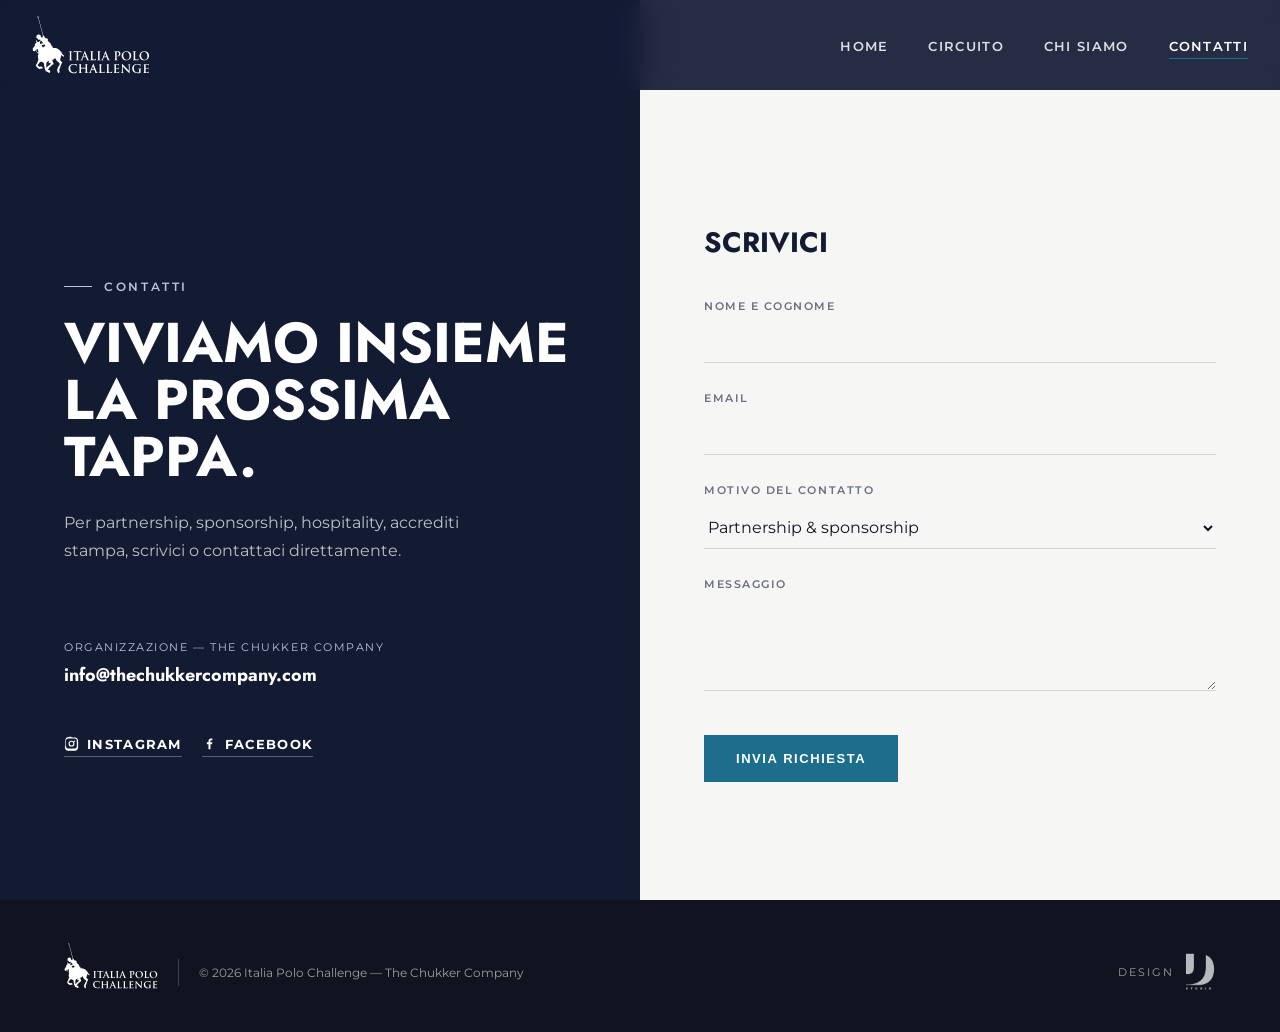
<file: contatti.html>
<!DOCTYPE html>
<html lang="it">
<head>
<meta charset="UTF-8">
<meta name="viewport" content="width=device-width, initial-scale=1.0">
<title>Contatti — Italia Polo Challenge</title>
<link rel="icon" href="favicon.ico" sizes="any">
<link rel="icon" href="favicon.svg" type="image/svg+xml">
<link rel="apple-touch-icon" href="apple-touch-icon.png">
<meta name="theme-color" content="#131B33">
<meta name="description" content="Contatta Italia Polo Challenge per partnership, hospitality, biglietti e materiali stampa.">
<link rel="preconnect" href="https://fonts.googleapis.com">
<link rel="preconnect" href="https://fonts.gstatic.com" crossorigin>
<link href="https://fonts.googleapis.com/css2?family=Jost:wght@600;700;800&family=Montserrat:wght@400;500;600;700&display=swap" rel="stylesheet">
<style>
  :root {
    --snow: #F6F7F5; --ink: #0F1420; --navy: #131B33; --petrol: #1C6E8C; --mist: #B8C4D1;
    --font-display: 'Jost', sans-serif;
    --font-h1: 'Jost', sans-serif;
    --font-body: 'Montserrat', -apple-system, sans-serif;
  }
  * { margin: 0; padding: 0; box-sizing: border-box; }
  body { background: var(--snow); color: var(--ink); font-family: var(--font-body); -webkit-font-smoothing: antialiased; overflow-x: hidden; }
  a { color: inherit; }
  .eyebrow { font-weight: 600; font-size: 12px; letter-spacing: 0.22em; text-transform: uppercase; }

  .site-header {
    position: fixed; top: 0; left: 0; right: 0; z-index: 100;
    display: flex; align-items: center; justify-content: space-between;
    padding: 16px 32px;
    background: rgba(19, 27, 51, 0.92);
    backdrop-filter: saturate(180%) blur(14px);
  }
  .brand { font-family: var(--font-display); font-weight: 800; font-size: 16px; letter-spacing: 0.04em; text-transform: uppercase; color: #fff; text-decoration: none; }
  .brand span { color: var(--petrol); }
  .nav-links { display: flex; gap: 40px; list-style: none; }
  .nav-links a { font-size: 13px; font-weight: 600; letter-spacing: 0.1em; text-transform: uppercase; color: rgba(255,255,255,0.85); text-decoration: none; padding-bottom: 4px; border-bottom: 1px solid transparent; }
  .nav-links a:hover, .nav-links a.active { color: #fff; border-color: var(--petrol); }
  .nav-hamburger { color: #fff; }
  @media (max-width: 860px) {
    .nav-links { display: none; }
    .nav-hamburger { display: flex; }
  }

  .contact-wrap { min-height: 100vh; display: grid; grid-template-columns: 1fr 1fr; padding-top: 0; }
  .contact-info {
    background: var(--navy); color: #fff;
    padding: 200px 64px 64px;
    display: flex; flex-direction: column; justify-content: center;
  }
  .contact-info .eyebrow { color: var(--mist); display: flex; align-items: center; gap: 12px; margin-bottom: 20px; }
  .contact-info .eyebrow::before { content: ''; width: 28px; height: 1px; background: currentColor; }
  .contact-info h1 { font-family: var(--font-h1); font-weight: 700; text-transform: uppercase; font-size: clamp(36px, 4.4vw, 56px); line-height: 1.02; margin-bottom: 24px; }
  .contact-info p { max-width: 42ch; color: rgba(246,247,245,0.75); font-size: 16px; line-height: 1.7; margin-bottom: 48px; }
  .contact-block { margin-top: 28px; }
  .contact-block .meta-label { font-size: 11px; letter-spacing: 0.14em; text-transform: uppercase; color: var(--mist); margin-bottom: 8px; }
  .contact-block a, .contact-block span { font-family: var(--font-display); font-weight: 700; font-size: 18px; text-decoration: none; color: #fff; }
  .socials { display: flex; gap: 20px; margin-top: 48px; }
  .socials a { display: flex; align-items: center; gap: 8px; font-size: 13px; font-weight: 700; letter-spacing: 0.1em; text-transform: uppercase; color: #fff; text-decoration: none; border-bottom: 1px solid rgba(255,255,255,0.3); padding-bottom: 4px; }
  .socials a:hover { border-color: var(--petrol); }
  .socials a svg { width: 15px; height: 15px; fill: currentColor; flex-shrink: 0; }

  .contact-form { padding: 200px 64px 64px; display: flex; flex-direction: column; justify-content: center; }
  .contact-form h2 { font-family: var(--font-display); font-weight: 700; text-transform: uppercase; font-size: clamp(22px,2.4vw,28px); margin-bottom: 36px; color: var(--navy); }
  .field { margin-bottom: 28px; }
  .field label { display: block; font-size: 11px; letter-spacing: 0.14em; text-transform: uppercase; color: #6b7080; margin-bottom: 10px; font-weight: 600; }
  .field input, .field select, .field textarea {
    width: 100%; border: none; border-bottom: 1px solid #d6d4cc; background: transparent;
    padding: 10px 0; font-family: var(--font-body); font-size: 16px; color: var(--ink);
    outline: none; transition: border-color 0.25s ease;
  }
  .field input:focus, .field select:focus, .field textarea:focus { border-color: var(--petrol); }
  .field textarea { resize: vertical; min-height: 90px; }
  .submit-btn {
    margin-top: 12px; align-self: flex-start;
    background: var(--petrol); color: #fff; border: none;
    font-size: 13px; font-weight: 700; letter-spacing: 0.12em; text-transform: uppercase;
    padding: 16px 32px; cursor: pointer; transition: transform 0.25s ease, background 0.25s ease;
  }
  .submit-btn:hover { transform: translateY(-2px); background: #21809f; }
  .submit-btn:disabled { opacity: 0.6; cursor: default; transform: none; }
  .hp { position: absolute; left: -9999px; width: 1px; height: 1px; opacity: 0; }
  .form-status { margin-top: 18px; font-size: 14px; color: #3a3f4d; min-height: 1em; }
  .form-status.error { color: #b5403a; }

  footer { background: var(--ink); color: rgba(246,247,245,0.6); padding: 40px 64px; }
  .footer-bottom { display: flex; justify-content: space-between; align-items: center; font-size: 12px; flex-wrap: wrap; gap: 12px; max-width: 1240px; margin: 0 auto; }
  .footer-bottom a { color: rgba(246,247,245,0.6); text-decoration: none; }

  @media (max-width: 900px) {
    .contact-wrap { grid-template-columns: 1fr; }
    .contact-info, .contact-form { padding: 140px 32px 56px; }
  }
</style>
<link rel="stylesheet" href="anim.css?v=3">
</head>
<body>

<header class="site-header">
  <a href="index.html" class="brand"><img src="assets/loghi/ipc-white.svg" alt="Italia Polo Challenge"></a>
  <ul class="nav-links">
    <li><a href="index.html">Home</a></li>
    <li><a href="circuito.html">Circuito</a></li>
    <li><a href="chi-siamo.html">Chi Siamo</a></li>
    <li><a href="contatti.html" class="active">Contatti</a></li>
  </ul>
  <button class="nav-hamburger" aria-label="Menu"><span></span><span></span><span></span></button>
</header>

<div class="nav-overlay">
  <a href="index.html">Home</a>
  <a href="circuito.html">Circuito</a>
  <a href="chi-siamo.html">Chi Siamo</a>
  <a href="contatti.html">Contatti</a>
</div>

<div class="contact-wrap">
  <div class="contact-info">
    <div class="eyebrow">Contatti</div>
    <h1>Viviamo insieme<br>la prossima tappa.</h1>
    <p>Per partnership, sponsorship, hospitality, accrediti stampa, scrivici o contattaci direttamente.</p>

    <div class="contact-block">
      <div class="meta-label">Organizzazione &mdash; The Chukker Company</div>
      <a href="mailto:info@thechukkercompany.com">info@thechukkercompany.com</a>
    </div>

    <div class="socials">
      <a href="https://www.instagram.com/italia_polo_challenge/" target="_blank" rel="noopener">
        <svg viewBox="0 0 24 24" aria-hidden="true"><path d="M12 2.2c3.2 0 3.58.01 4.85.07 1.17.05 1.97.24 2.43.4a4.9 4.9 0 0 1 1.77 1.15 4.9 4.9 0 0 1 1.15 1.77c.16.46.35 1.26.4 2.43.06 1.27.07 1.65.07 4.85s-.01 3.58-.07 4.85c-.05 1.17-.24 1.97-.4 2.43a4.9 4.9 0 0 1-1.15 1.77 4.9 4.9 0 0 1-1.77 1.15c-.46.16-1.26.35-2.43.4-1.27.06-1.65.07-4.85.07s-3.58-.01-4.85-.07c-1.17-.05-1.97-.24-2.43-.4a4.9 4.9 0 0 1-1.77-1.15 4.9 4.9 0 0 1-1.15-1.77c-.16-.46-.35-1.26-.4-2.43C2.21 15.58 2.2 15.2 2.2 12s.01-3.58.07-4.85c.05-1.17.24-1.97.4-2.43a4.9 4.9 0 0 1 1.15-1.77A4.9 4.9 0 0 1 5.59 1.8c.46-.16 1.26-.35 2.43-.4C9.29 1.34 9.67 1.33 12 1.33Zm0 1.8c-3.16 0-3.5.01-4.74.07-.96.04-1.48.2-1.82.34-.46.18-.79.39-1.13.73-.34.34-.55.67-.73 1.13-.14.34-.3.86-.34 1.82C3.18 8.83 3.17 9.17 3.17 12s.01 3.17.07 4.11c.04.96.2 1.48.34 1.82.18.46.39.79.73 1.13.34.34.67.55 1.13.73.34.14.86.3 1.82.34C8.5 20.19 8.84 20.2 12 20.2s3.5-.01 4.44-.07c.96-.04 1.48-.2 1.82-.34.46-.18.79-.39 1.13-.73.34-.34.55-.67.73-1.13.14-.34.3-.86.34-1.82.06-.94.07-1.28.07-4.11s-.01-3.17-.07-4.11c-.04-.96-.2-1.48-.34-1.82a3.06 3.06 0 0 0-.73-1.13 3.06 3.06 0 0 0-1.13-.73c-.34-.14-.86-.3-1.82-.34C15.5 3.81 15.16 3.8 12 3.8Zm0 3.5a4.7 4.7 0 1 1 0 9.4 4.7 4.7 0 0 1 0-9.4Zm0 1.8a2.9 2.9 0 1 0 0 5.8 2.9 2.9 0 0 0 0-5.8Zm4.88-2.02a1.1 1.1 0 1 1 0 2.2 1.1 1.1 0 0 1 0-2.2Z"/></svg>
        Instagram
      </a>
      <a href="https://www.facebook.com/ItaliaPoloChallenge/" target="_blank" rel="noopener">
        <svg viewBox="0 0 24 24" aria-hidden="true"><path d="M13.5 21v-7.8h2.62l.39-3.04h-3.01V8.2c0-.88.24-1.48 1.5-1.48h1.61V4c-.28-.04-1.23-.12-2.34-.12-2.32 0-3.9 1.42-3.9 4.02v2.26H7.75v3.04h2.62V21h3.13Z"/></svg>
        Facebook
      </a>
    </div>
  </div>

  <div class="contact-form">
    <h2>Scrivici</h2>
    <!-- Invio via FormSubmit (formsubmit.co) → info@thechukkercompany.com -->
    <form id="contact-form" action="https://formsubmit.co/info@thechukkercompany.com" method="POST">
      <input type="hidden" name="_subject" value="Nuovo contatto dal sito Italia Polo Challenge">
      <input type="hidden" name="_template" value="table">
      <input type="text" name="_honey" class="hp" tabindex="-1" autocomplete="off" aria-hidden="true">
      <div class="field">
        <label for="nome">Nome e cognome</label>
        <input type="text" id="nome" name="nome" required>
      </div>
      <div class="field">
        <label for="email">Email</label>
        <input type="email" id="email" name="email" required>
      </div>
      <div class="field">
        <label for="motivo">Motivo del contatto</label>
        <select id="motivo" name="motivo">
          <option>Partnership &amp; sponsorship</option>
          <option>Hospitality &amp; biglietti</option>
          <option>Stampa &amp; media</option>
          <option>Altro</option>
        </select>
      </div>
      <div class="field">
        <label for="messaggio">Messaggio</label>
        <textarea id="messaggio" name="messaggio" required></textarea>
      </div>
      <button type="submit" class="submit-btn">Invia richiesta</button>
      <p class="form-status" role="status" aria-live="polite"></p>
    </form>
  </div>
</div>

<footer>
  <div class="footer-bottom">
    <div class="footer-id"><a href="index.html"><img class="footer-logo" src="assets/loghi/ipc-white.svg" alt="Italia Polo Challenge"></a><span>© 2026 Italia Polo Challenge — The Chukker Company</span></div>
    <a class="jd-credit" href="https://juridabiankov.com/" target="_blank" rel="noopener"><span>Design</span><img src="assets/loghi/jd-studio-white.png" alt="JD Studio"></a>
  </div>
</footer>

<script src="anim.js?v=1"></script>
<script>
  // Invio AJAX: resta sulla pagina; senza JS il form fa un POST normale a FormSubmit
  (function () {
    var form = document.getElementById('contact-form');
    if (!form) return;
    var status = form.querySelector('.form-status');
    var btn = form.querySelector('.submit-btn');
    form.addEventListener('submit', function (e) {
      e.preventDefault();
      btn.disabled = true;
      status.className = 'form-status';
      status.textContent = 'Invio in corso…';
      fetch(form.action.replace('formsubmit.co/', 'formsubmit.co/ajax/'), {
        method: 'POST',
        headers: { 'Accept': 'application/json' },
        body: new FormData(form)
      })
        .then(function (r) { return r.json().then(function (d) { if (!r.ok || d.success === 'false' || d.success === false) throw d; }); })
        .then(function () {
          form.reset();
          status.textContent = 'Grazie, ti risponderemo a breve.';
        })
        .catch(function () {
          status.className = 'form-status error';
          status.innerHTML = 'Invio non riuscito. Scrivici a <a href="mailto:info@thechukkercompany.com">info@thechukkercompany.com</a>.';
        })
        .finally(function () { btn.disabled = false; });
    });
  })();
</script>
</body>
</html>
</file>
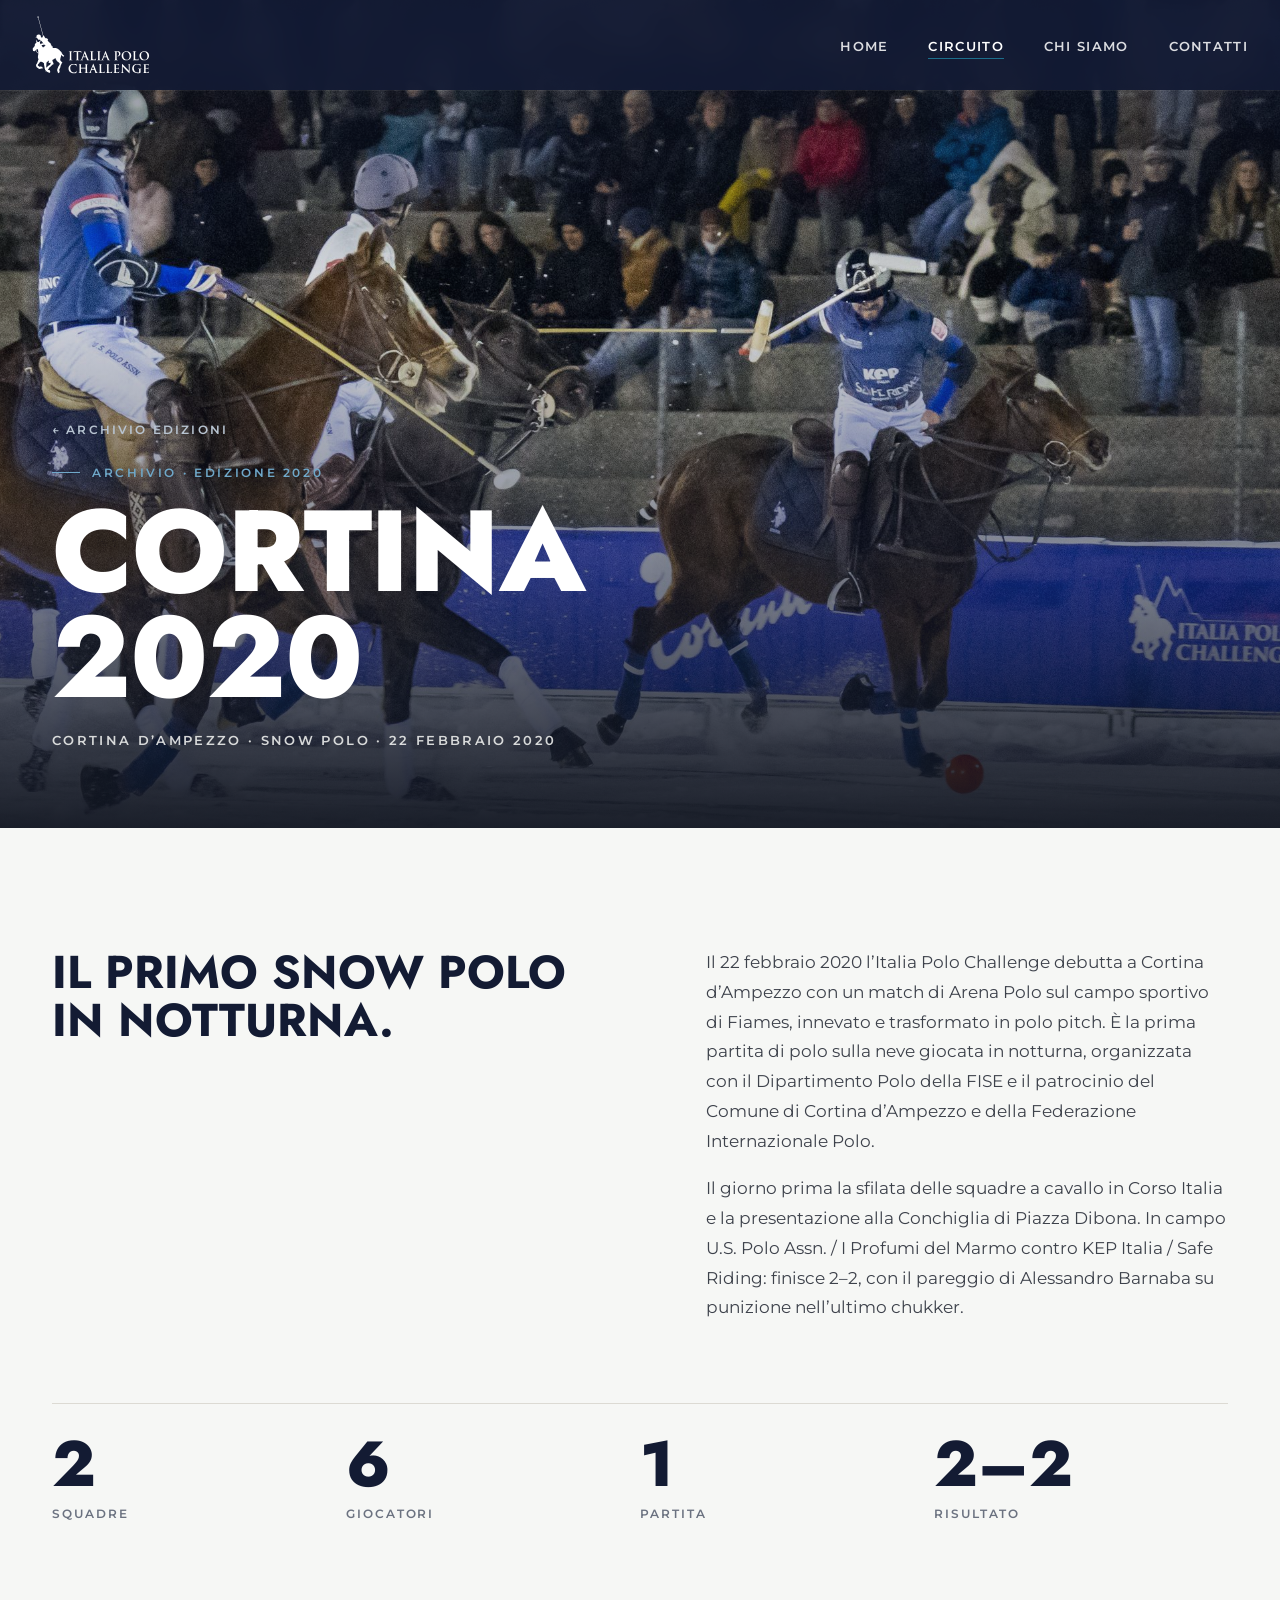
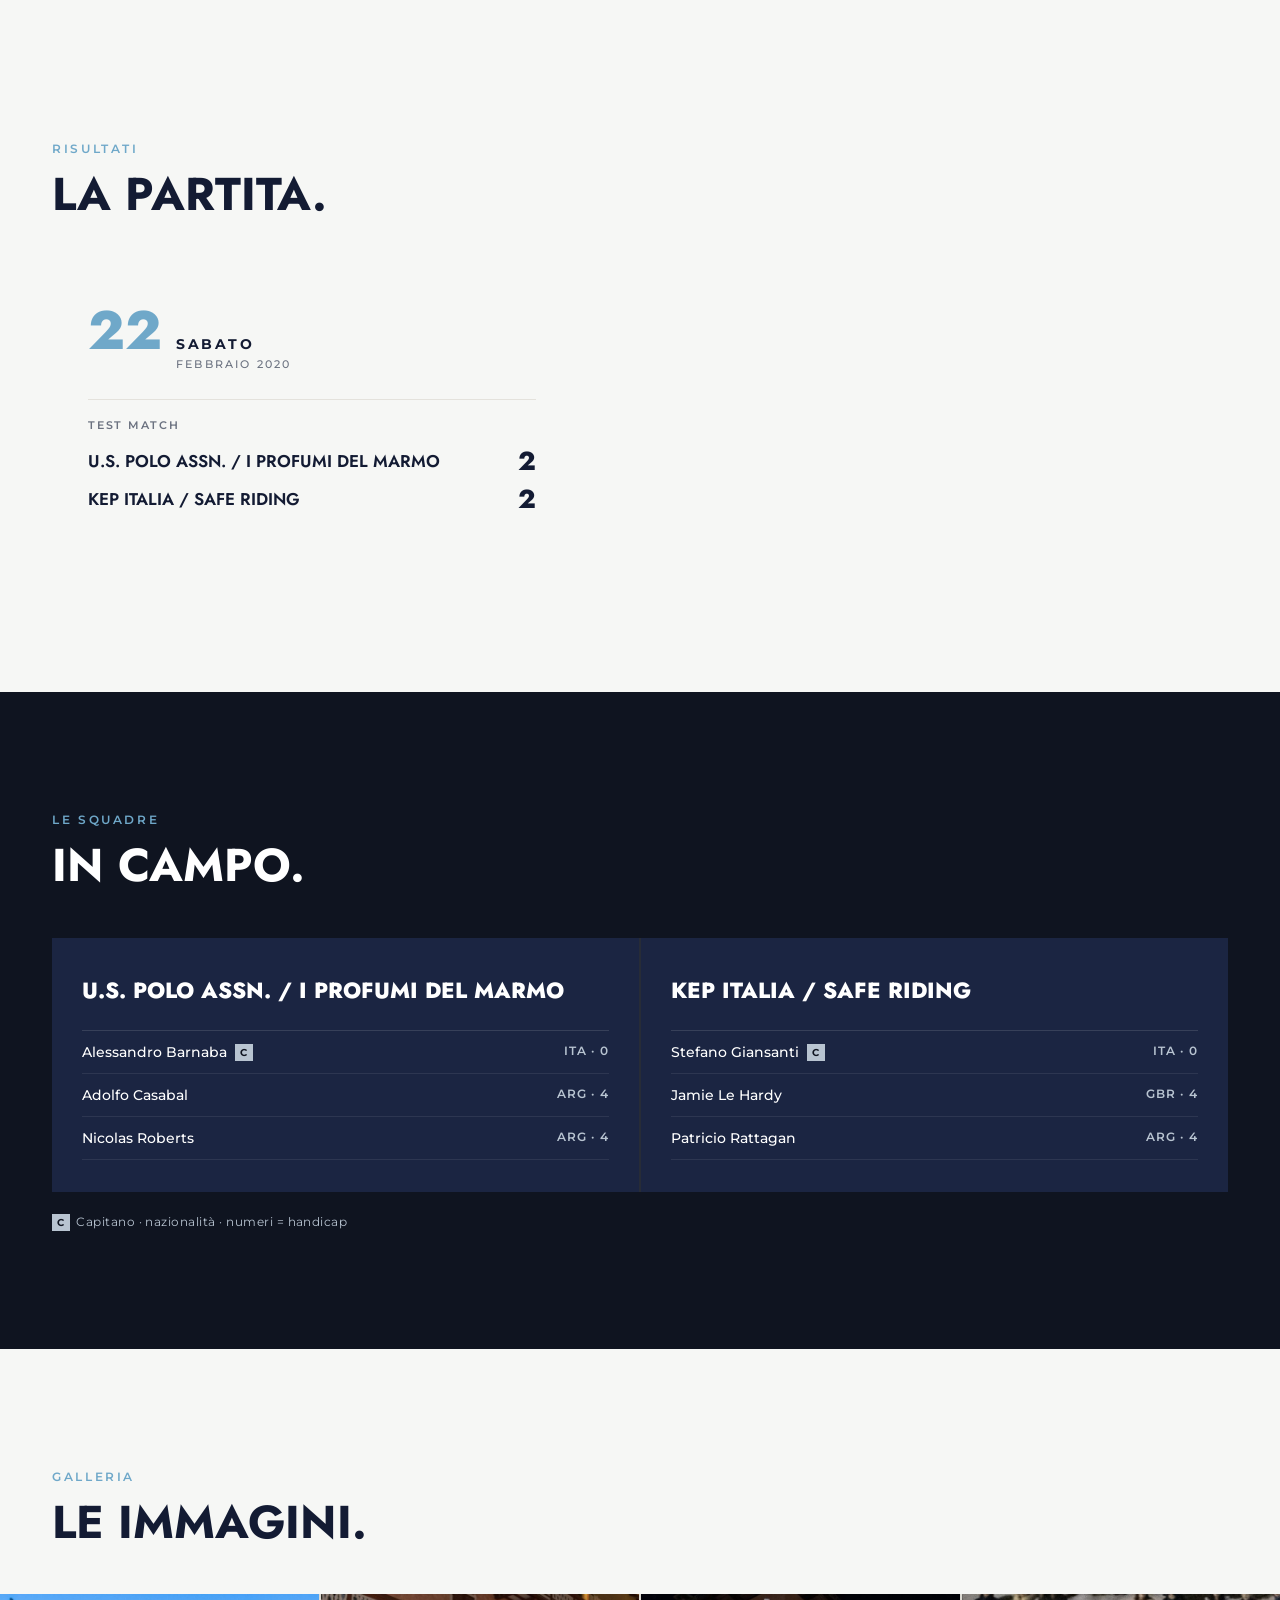
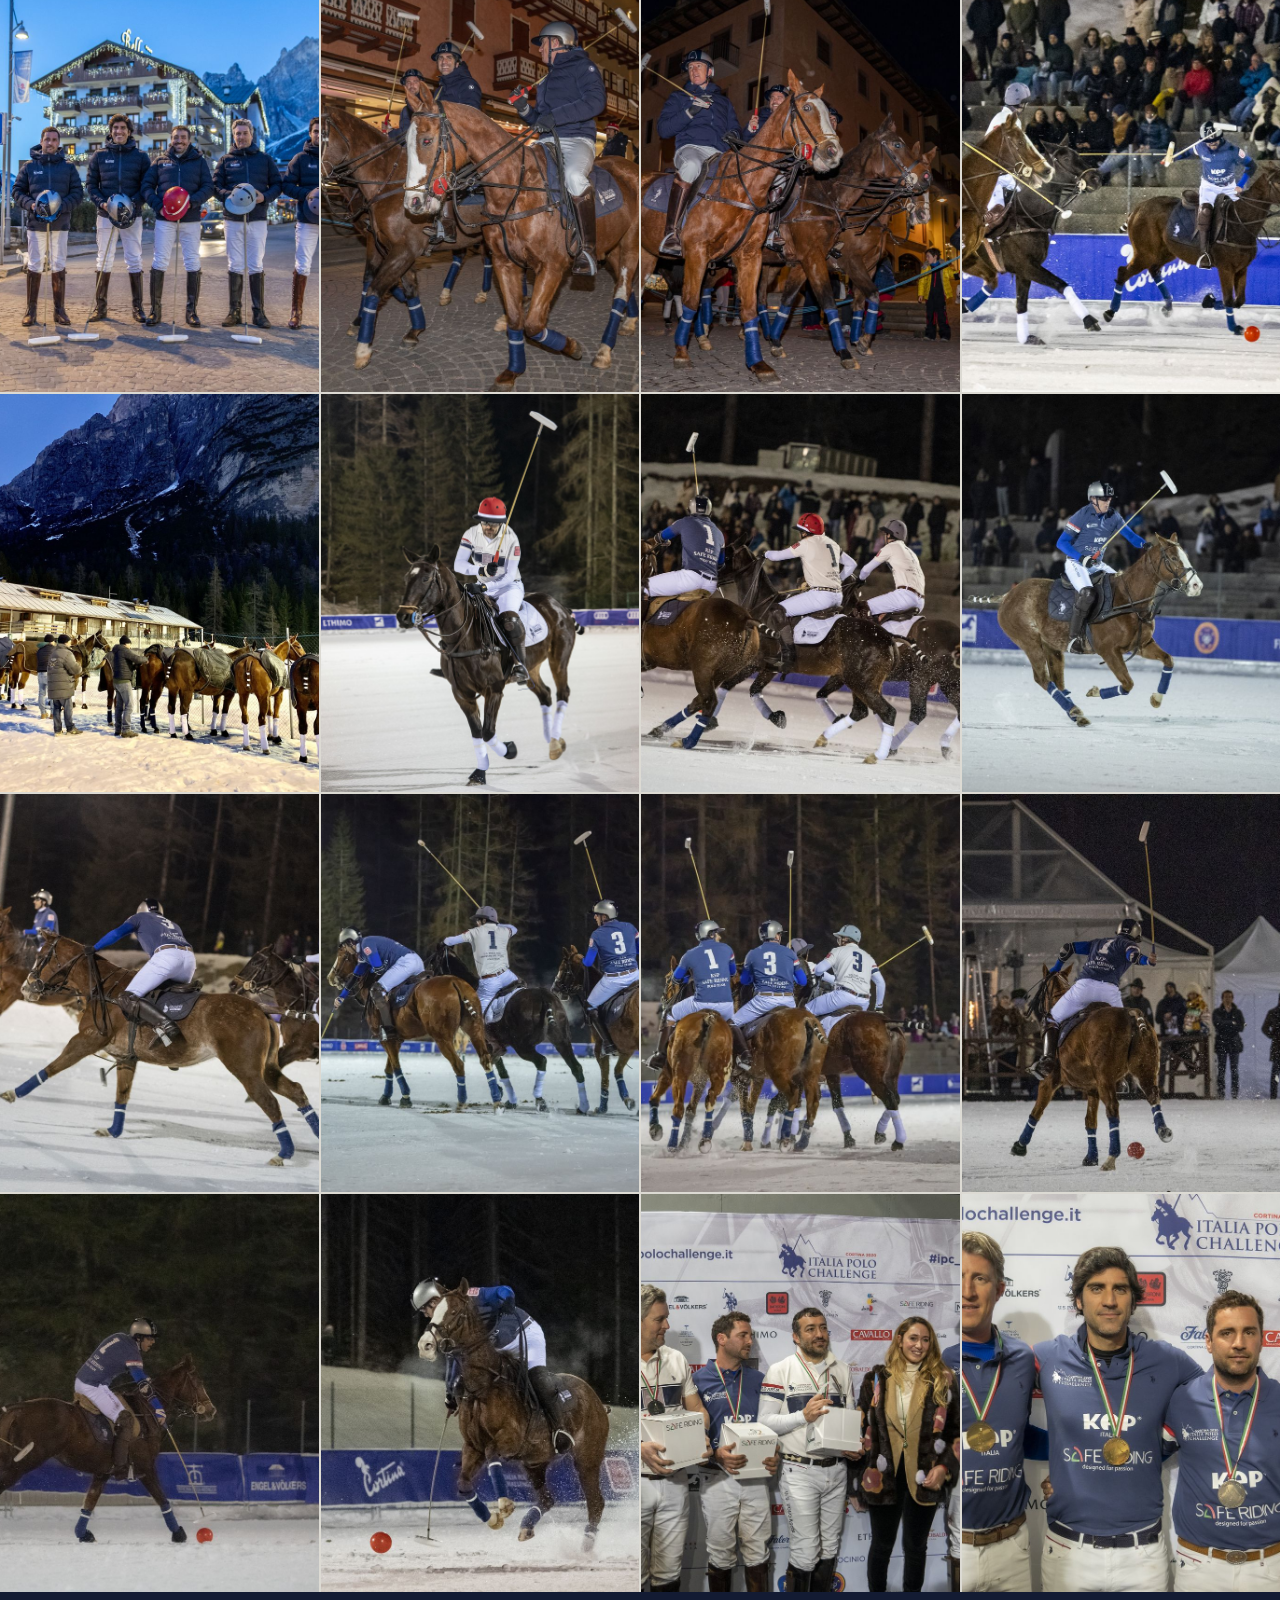
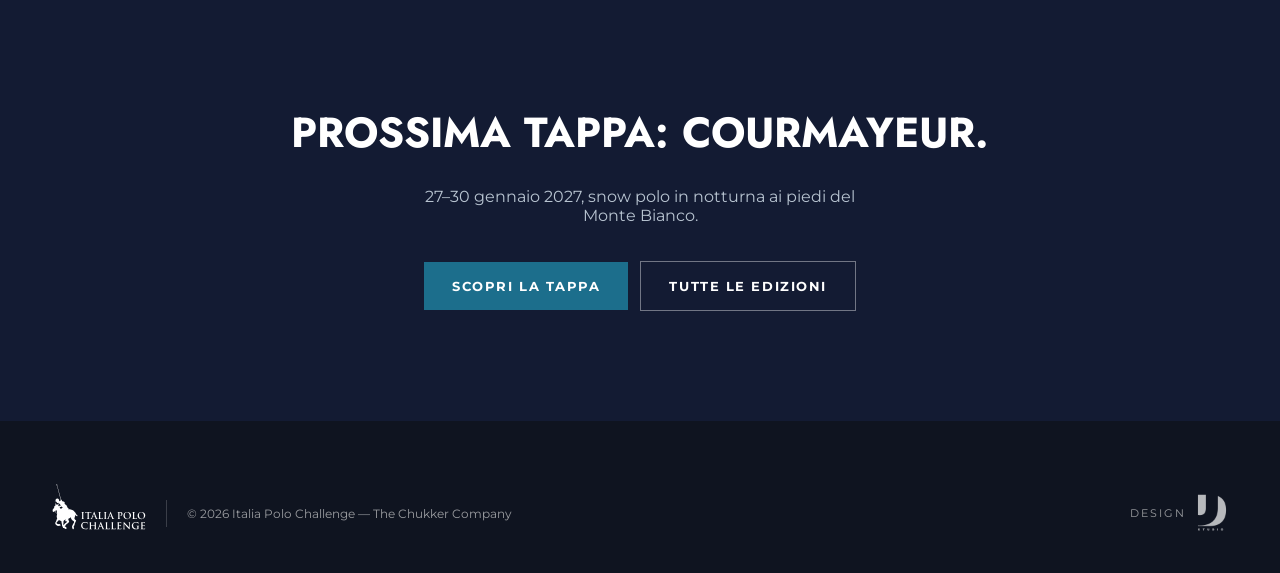
<file: cortina-2020.html>
<!DOCTYPE html>
<html lang="it">
<head>
<meta charset="UTF-8">
<meta name="viewport" content="width=device-width, initial-scale=1.0">
<title>Cortina 2020 — Italia Polo Challenge</title>
<link rel="icon" href="favicon.ico" sizes="any">
<link rel="icon" href="favicon.svg" type="image/svg+xml">
<link rel="apple-touch-icon" href="apple-touch-icon.png">
<meta name="theme-color" content="#131B33">
<meta name="description" content="Italia Polo Challenge Cortina 2020: il primo match di snow polo in notturna, a Fiames. Risultato, squadre e foto.">
<meta property="og:title" content="Cortina 2020 — Italia Polo Challenge">
<meta property="og:description" content="Il primo snow polo in notturna: Cortina d’Ampezzo, 22 febbraio 2020.">
<meta property="og:image" content="https://italiapolochallenge.it/assets/foto/archivio/cortina-2020/hero.jpg">
<link rel="preconnect" href="https://fonts.googleapis.com">
<link rel="preconnect" href="https://fonts.gstatic.com" crossorigin>
<link href="https://fonts.googleapis.com/css2?family=Jost:wght@600;700;800&family=Montserrat:wght@400;500;600;700&display=swap" rel="stylesheet">
<style>
  :root {
    --snow: #F6F7F5; --ink: #0F1420; --navy: #131B33; --navy-soft: #1B2542;
    --mist: #B8C4D1;
    --accent: #6FA8C9;
    --font-display: 'Jost', sans-serif;
    --font-h1: 'Jost', sans-serif;
    --font-body: 'Montserrat', -apple-system, sans-serif;
  }
  * { margin: 0; padding: 0; box-sizing: border-box; }
  html { scroll-behavior: smooth; }
  body { background: var(--snow); color: var(--ink); font-family: var(--font-body); -webkit-font-smoothing: antialiased; overflow-x: hidden; }
  img { display: block; max-width: 100%; }
  a { color: inherit; }
  .container { max-width: 1240px; margin: 0 auto; padding: 0 32px; }
  .eyebrow { font-weight: 600; font-size: 12px; letter-spacing: 0.22em; text-transform: uppercase; }

  .site-header {
    position: fixed; top: 0; left: 0; right: 0; z-index: 100;
    display: flex; align-items: center; justify-content: space-between;
    padding: 16px 32px;
    background: rgba(19, 27, 51, 0.92);
    backdrop-filter: saturate(180%) blur(14px);
    box-shadow: 0 1px 0 rgba(255,255,255,0.06);
  }
  .brand { font-family: var(--font-display); font-weight: 800; font-size: 16px; letter-spacing: 0.04em; text-transform: uppercase; color: #fff; text-decoration: none; }
  .nav-links { display: flex; gap: 40px; list-style: none; }
  .nav-links a { font-size: 13px; font-weight: 600; letter-spacing: 0.1em; text-transform: uppercase; color: rgba(255,255,255,0.85); text-decoration: none; padding-bottom: 4px; border-bottom: 1px solid transparent; transition: border-color 0.25s ease, color 0.25s ease; }
  .nav-links a:hover, .nav-links a.active { color: #fff; border-color: #1C6E8C; }
  .nav-hamburger { color: #fff; }

  /* ---------- Hero video ---------- */
  .ed-hero { position: relative; min-height: min(92vh, 980px); display: flex; align-items: flex-end; color: #fff; background: var(--navy); overflow: hidden; }
  .ed-hero video, .ed-hero > img { position: absolute; inset: 0; width: 100%; height: 100%; object-fit: cover; }
  .ed-hero::after { content: ''; position: absolute; inset: 0;
    background: linear-gradient(180deg, rgba(19,27,51,0.55) 0%, rgba(19,27,51,0.15) 35%, rgba(19,27,51,0.55) 70%, rgba(15,20,32,0.95) 100%); }
  .ed-hero .container { position: relative; z-index: 2; width: 100%; padding-bottom: 80px; }
  .back { display: inline-flex; align-items: center; gap: 10px; font-size: 12px; font-weight: 600; letter-spacing: 0.18em; text-transform: uppercase; color: var(--mist); text-decoration: none; margin-bottom: 28px; }
  .back:hover { color: #fff; }
  .ed-hero .eyebrow { color: var(--accent); display: flex; align-items: center; gap: 12px; margin-bottom: 18px; }
  .ed-hero .eyebrow::before { content: ''; width: 28px; height: 1px; background: currentColor; }
  .ed-hero h1 { font-family: var(--font-h1); font-weight: 800; text-transform: uppercase; font-size: clamp(48px, 9vw, 120px); line-height: 0.92; letter-spacing: -0.01em; }
  .ed-hero .sub { margin-top: 22px; font-size: 13px; font-weight: 600; letter-spacing: 0.18em; text-transform: uppercase; color: rgba(246,247,245,0.85); }

  /* ---------- Intro + numeri ---------- */
  .intro { padding: 120px 0 100px; }
  .intro-grid { display: grid; grid-template-columns: 1.1fr 1fr; gap: 80px; align-items: start; }
  .intro h2 { font-family: var(--font-display); font-weight: 700; text-transform: uppercase; font-size: clamp(28px, 3.6vw, 46px); line-height: 1.05; color: var(--navy); }
  .intro p { font-size: 17px; line-height: 1.75; color: rgba(15,20,32,0.8); }
  .intro p + p { margin-top: 18px; }
  .stats { display: grid; grid-template-columns: repeat(4, 1fr); margin-top: 80px; border-top: 1px solid #dcdad3; }
  .stat { padding: 28px 0 0; }
  .stat-num { font-family: var(--font-display); font-weight: 800; font-size: clamp(40px, 5vw, 64px); line-height: 1; color: var(--navy); }
  .stat-label { margin-top: 10px; font-size: 12px; font-weight: 600; letter-spacing: 0.16em; text-transform: uppercase; color: #6b7280; }

  /* ---------- Campioni ---------- */
  .champ { display: grid; grid-template-columns: 1fr 1fr; background: var(--navy); color: #fff; min-height: 620px; }
  .champ-media { position: relative; overflow: hidden; }
  .champ-media img { position: absolute; inset: 0; width: 100%; height: 100%; object-fit: cover; object-position: 50% 40%; }
  .champ-copy { padding: 90px 72px; display: flex; flex-direction: column; justify-content: center; }
  .champ-copy .eyebrow { color: var(--accent); margin-bottom: 18px; }
  .champ-copy h2 { font-family: var(--font-display); font-weight: 800; text-transform: uppercase; font-size: clamp(40px, 5.4vw, 76px); line-height: 0.95; }
  .champ-copy .champ-logo { height: 64px; width: auto; align-self: flex-start; margin: 30px 0 34px; }
  .champ-copy p { font-size: 16px; line-height: 1.7; color: rgba(246,247,245,0.78); max-width: 44ch; }
  .accent-rule { width: 40px; height: 3px; background: var(--accent); margin-bottom: 24px; }

  .champ.solo { grid-template-columns: 1fr; min-height: 0; }
  .champ.solo .champ-copy { max-width: 1240px; margin: 0 auto; width: 100%; padding: 100px 32px; }
  .ed-hero.noimg { min-height: min(64vh, 640px); background: radial-gradient(120% 90% at 85% 10%, color-mix(in srgb, var(--accent) 38%, var(--navy)) 0%, var(--navy) 60%); }
  .match-row.draw .t, .match-row.draw .s { color: var(--navy); }
  .team-card.span { grid-column: 1 / -1; }

  /* ---------- Classifica + risultati ---------- */
  .section { padding: 120px 0; }
  .section-head { margin-bottom: 48px; }
  .section-head .eyebrow { color: var(--accent); display: block; margin-bottom: 14px; }
  .section-head h2 { font-family: var(--font-display); font-weight: 700; text-transform: uppercase; font-size: clamp(28px, 3.6vw, 46px); line-height: 1.05; color: var(--navy); }
  .dark { background: var(--ink); color: #fff; }
  .dark .section-head h2 { color: #fff; }

  .standings { width: 100%; border-collapse: collapse; }
  .standings th { text-align: left; font-size: 11px; font-weight: 600; letter-spacing: 0.16em; text-transform: uppercase; color: var(--mist); padding: 0 12px 16px; border-bottom: 1px solid rgba(255,255,255,0.14); }
  .standings th.n, .standings td.n { text-align: center; width: 90px; }
  .standings td { padding: 22px 12px; border-bottom: 1px solid rgba(255,255,255,0.08); vertical-align: middle; }
  .standings .pos { font-family: var(--font-display); font-weight: 800; font-size: 34px; color: var(--accent); width: 70px; }
  .team { display: flex; align-items: center; gap: 22px; }
  .team .logos { width: 150px; display: flex; align-items: center; gap: 10px; }
  .team .logos img { max-height: 44px; max-width: 140px; width: auto; }
  .team .logos.two img { max-height: 30px; max-width: 70px; }
  .team .name { font-family: var(--font-display); font-weight: 700; font-size: 20px; text-transform: uppercase; letter-spacing: 0.02em; }
  .standings td.n { font-family: var(--font-display); font-weight: 700; font-size: 20px; }
  .standings tr:first-child td { background: color-mix(in srgb, var(--accent) 12%, transparent); }

  .days { display: grid; grid-template-columns: repeat(var(--cols, 3), 1fr); gap: 2px; background: #dcdad3; margin-top: 0; }
  .day { background: var(--snow); padding: 40px 36px 36px; }
  .day-head { display: flex; align-items: baseline; gap: 14px; margin-bottom: 28px; }
  .day-num { font-family: var(--font-display); font-weight: 800; font-size: 54px; line-height: 0.9; color: var(--accent); }
  .day-name { font-weight: 700; font-size: 14px; letter-spacing: 0.18em; text-transform: uppercase; color: var(--navy); }
  .day-name small { display: block; font-weight: 500; font-size: 11px; letter-spacing: 0.2em; color: #6b7280; margin-top: 4px; }
  .match { padding: 18px 0; border-top: 1px solid #e4e2dc; }
  .match-tag { font-size: 11px; font-weight: 600; letter-spacing: 0.16em; text-transform: uppercase; color: #6b7280; margin-bottom: 10px; }
  .match-row { display: grid; grid-template-columns: 1fr auto; align-items: center; gap: 12px; font-family: var(--font-display); text-transform: uppercase; }
  .match-row .t { font-weight: 600; font-size: 17px; color: rgba(15,20,32,0.55); }
  .match-row .s { font-weight: 800; font-size: 26px; color: rgba(15,20,32,0.55); min-width: 36px; text-align: right; }
  .match-row.win .t, .match-row.win .s { color: var(--navy); font-weight: 800; }

  /* ---------- Squadre ---------- */
  .teams { display: grid; grid-template-columns: repeat(var(--cols, 4), 1fr); gap: 2px; background: rgba(255,255,255,0.1); }
  .team-card { background: var(--navy-soft); padding: 36px 30px 32px; }
  .team-card .tl { height: 64px; display: flex; align-items: center; gap: 12px; margin-bottom: 26px; }
  .team-card .tl img { max-height: 56px; max-width: 170px; width: auto; }
  .team-card .tl.two img { max-height: 38px; max-width: 90px; }
  .team-card h3 { font-family: var(--font-display); font-weight: 800; font-size: 22px; text-transform: uppercase; }
  .team-card .hcp { margin-top: 6px; font-size: 11px; font-weight: 600; letter-spacing: 0.18em; text-transform: uppercase; color: var(--accent); }
  .team-card ul { list-style: none; margin-top: 24px; border-top: 1px solid rgba(255,255,255,0.12); }
  .team-card li { display: flex; justify-content: space-between; gap: 10px; padding: 12px 0; border-bottom: 1px solid rgba(255,255,255,0.08); font-size: 14px; font-weight: 500; }
  .team-card li span { color: var(--mist); font-size: 12px; font-weight: 600; letter-spacing: 0.1em; white-space: nowrap; }
  .team-card li em { font-style: normal; display: inline-block; margin-left: 8px; font-size: 10px; font-weight: 700; letter-spacing: 0.12em; color: var(--ink); background: var(--mist); padding: 2px 5px; vertical-align: 1px; }
  .team-card li em.mvp { background: var(--accent); }
  .legend { margin-top: 22px; font-size: 12px; color: var(--mist); letter-spacing: 0.04em; }
  .legend em { font-style: normal; font-size: 10px; font-weight: 700; letter-spacing: 0.12em; color: var(--ink); background: var(--mist); padding: 2px 5px; margin-right: 6px; }
  .legend em.mvp { background: var(--accent); margin-left: 18px; }
  .mvp-line { margin-top: 26px; padding-top: 22px; border-top: 1px solid rgba(255,255,255,0.14); font-size: 12px; font-weight: 600; letter-spacing: 0.18em; text-transform: uppercase; color: var(--accent); }
  .mvp-line b { display: block; margin-top: 8px; font-family: var(--font-display); font-weight: 800; font-size: 26px; letter-spacing: 0.01em; color: #fff; }

  /* ---------- Galleria ---------- */
  .gallery { display: grid; grid-template-columns: repeat(4, 1fr); gap: 2px; background: #dcdad3; }
  .gallery button { position: relative; aspect-ratio: 4/5; overflow: hidden; border: 0; padding: 0; cursor: zoom-in; background: var(--navy); }
  .gallery img { width: 100%; height: 100%; object-fit: cover; transition: transform 0.7s cubic-bezier(0.16,1,0.3,1); }
  .gallery button:hover img { transform: scale(1.05); }
  .lightbox { position: fixed; inset: 0; z-index: 300; background: rgba(15,20,32,0.96); display: none; align-items: center; justify-content: center; }
  .lightbox.open { display: flex; }
  .lightbox img { max-width: 92vw; max-height: 88vh; width: auto; height: auto; }
  .lb-btn { position: absolute; background: none; border: 0; color: #fff; font-size: 40px; line-height: 1; cursor: pointer; padding: 18px; opacity: 0.8; font-family: var(--font-body); }
  .lb-btn:hover { opacity: 1; }
  .lb-close { top: 10px; right: 14px; font-size: 34px; }
  .lb-prev { left: 8px; top: 50%; transform: translateY(-50%); }
  .lb-next { right: 8px; top: 50%; transform: translateY(-50%); }
  .lb-count { position: absolute; bottom: 22px; left: 0; right: 0; text-align: center; font-size: 12px; letter-spacing: 0.2em; color: var(--mist); }

  /* ---------- Aftermovie ---------- */
  .film video { width: 100%; height: auto; display: block; background: #000; }
  .film .note { margin-top: 16px; font-size: 12px; letter-spacing: 0.14em; text-transform: uppercase; color: var(--mist); }

  /* ---------- Partner ---------- */
  .partners { display: grid; grid-template-columns: repeat(6, 1fr); align-items: center; justify-items: center; row-gap: 48px; column-gap: 24px; }
  .partners img { width: auto; opacity: 0.9; }

  .cta-band { background: var(--navy); color: #fff; text-align: center; padding: 110px 32px; }
  .cta-band h2 { font-family: var(--font-display); font-weight: 700; text-transform: uppercase; font-size: clamp(26px,3.4vw,42px); margin-bottom: 24px; }
  .cta-band p { color: var(--mist); max-width: 480px; margin: 0 auto 36px; font-size: 16px; }
  .btn { display: inline-flex; align-items: center; gap: 10px; font-size: 13px; font-weight: 700; letter-spacing: 0.12em; text-transform: uppercase; padding: 16px 28px; text-decoration: none; transition: transform 0.25s ease; }
  .btn-primary { background: #1C6E8C; color: #fff; }
  .btn-primary:hover { transform: translateY(-2px); }
  .btn-ghost { border: 1px solid rgba(255,255,255,0.4); color: #fff; margin-left: 12px; }

  footer { background: var(--ink); color: rgba(246,247,245,0.6); padding: 60px 0 40px; }
  .footer-bottom { display: flex; justify-content: space-between; align-items: center; font-size: 12px; flex-wrap: wrap; gap: 12px; }
  .footer-bottom a { color: rgba(246,247,245,0.6); text-decoration: none; }

  @media (max-width: 860px) {
    .nav-links { display: none; }
    .nav-hamburger { display: flex; }
  }
  @media (max-width: 960px) {
    .intro-grid { grid-template-columns: 1fr; gap: 32px; }
    .champ { grid-template-columns: 1fr; }
    .champ-media { height: 90vw; max-height: 620px; }
    .champ-copy { padding: 60px 32px; }
    .days { grid-template-columns: 1fr; }
    .teams { grid-template-columns: repeat(2, 1fr); }
    .champ.solo .champ-copy { padding: 60px 32px; }
    .gallery { grid-template-columns: repeat(3, 1fr); }
    .partners { grid-template-columns: repeat(4, 1fr); }
  }
  @media (max-width: 600px) {
    .container { padding: 0 20px; }
    .ed-hero { min-height: min(78vh, 760px); }
    .stats { grid-template-columns: repeat(2, 1fr); row-gap: 20px; }
    .standings th.hide, .standings td.hide { display: none; }
    .standings .pos { width: 40px; font-size: 26px; }
    .team { gap: 12px; }
    .team .logos { display: none; }
    .team .name { font-size: 16px; }
    .standings th.n, .standings td.n { width: 52px; }
    .teams { grid-template-columns: 1fr; }
    .gallery { grid-template-columns: repeat(2, 1fr); }
    .partners { grid-template-columns: repeat(3, 1fr); row-gap: 36px; }
    .btn-ghost { margin: 12px 0 0; }
  }
</style>
<link rel="stylesheet" href="anim.css?v=3">
</head>
<body>

<header class="site-header">
  <a href="index.html" class="brand"><img src="assets/loghi/ipc-white.svg" alt="Italia Polo Challenge"></a>
  <ul class="nav-links">
    <li><a href="index.html">Home</a></li>
    <li><a href="circuito.html" class="active">Circuito</a></li>
    <li><a href="chi-siamo.html">Chi Siamo</a></li>
    <li><a href="contatti.html">Contatti</a></li>
  </ul>
  <button class="nav-hamburger" aria-label="Menu"><span></span><span></span><span></span></button>
</header>

<div class="nav-overlay">
  <a href="index.html">Home</a>
  <a href="circuito.html">Circuito</a>
  <a href="chi-siamo.html">Chi Siamo</a>
  <a href="contatti.html">Contatti</a>
</div>

<section class="ed-hero">
  <img src="assets/foto/archivio/cortina-2020/hero.jpg" alt="Cortina 2020, una fase di gioco">
  <div class="container">
    <a class="back" href="circuito.html#archivio">&larr; Archivio edizioni</a>
    <div class="eyebrow">Archivio &middot; Edizione 2020</div>
    <h1>Cortina<br>2020</h1>
    <div class="sub">Cortina d&rsquo;Ampezzo &middot; Snow polo &middot; 22 febbraio 2020</div>
  </div>
</section>

<section class="intro">
  <div class="container">
    <div class="intro-grid">
      <h2 data-anim>Il primo snow polo in notturna.</h2>
      <div data-anim>
        <p>Il 22 febbraio 2020 l&rsquo;Italia Polo Challenge debutta a Cortina d&rsquo;Ampezzo con un match di Arena Polo sul campo sportivo di Fiames, innevato e trasformato in polo pitch. &Egrave; la prima partita di polo sulla neve giocata in notturna, organizzata con il Dipartimento Polo della FISE e il patrocinio del Comune di Cortina d&rsquo;Ampezzo e della Federazione Internazionale Polo.</p>
        <p>Il giorno prima la sfilata delle squadre a cavallo in Corso Italia e la presentazione alla Conchiglia di Piazza Dibona. In campo U.S. Polo Assn. / I Profumi del Marmo contro KEP Italia / Safe Riding: finisce 2&ndash;2, con il pareggio di Alessandro Barnaba su punizione nell&rsquo;ultimo chukker.</p>
      </div>
    </div>
    <div class="stats" data-anim>
      <div class="stat"><div class="stat-num">2</div><div class="stat-label">Squadre</div></div>
      <div class="stat"><div class="stat-num">6</div><div class="stat-label">Giocatori</div></div>
      <div class="stat"><div class="stat-num">1</div><div class="stat-label">Partita</div></div>
      <div class="stat"><div class="stat-num">2&ndash;2</div><div class="stat-label">Risultato</div></div>
    </div>
  </div>
</section>

<section class="section">
  <div class="container">
    <div class="section-head" data-anim>
      <span class="eyebrow">Risultati</span>
      <h2>La partita.</h2>
    </div>
  </div>
  <div class="container">
    <div class="days" data-anim style="--cols:1;max-width:520px">
      <div class="day">
        <div class="day-head"><span class="day-num">22</span><span class="day-name">Sabato<small>Febbraio 2020</small></span></div>
        <div class="match"><div class="match-tag">Test match</div>
          <div class="match-row draw"><span class="t">U.S. Polo Assn. / I Profumi del Marmo</span><span class="s">2</span></div>
          <div class="match-row draw"><span class="t">KEP Italia / Safe Riding</span><span class="s">2</span></div></div>
      </div>
    </div>
  </div>
</section>

<section class="section dark">
  <div class="container">
    <div class="section-head" data-anim>
      <span class="eyebrow">Le squadre</span>
      <h2>In campo.</h2>
    </div>
    <div class="teams" data-anim style="--cols:2">
      <div class="team-card">
        <h3>U.S. Polo Assn. / I Profumi del Marmo</h3>
        <ul><li><div>Alessandro Barnaba<em>C</em></div><span>ITA &middot; 0</span></li><li>Adolfo Casabal<span>ARG &middot; 4</span></li><li>Nicolas Roberts<span>ARG &middot; 4</span></li></ul>
      </div>
      <div class="team-card">
        <h3>KEP Italia / Safe Riding</h3>
        <ul><li><div>Stefano Giansanti<em>C</em></div><span>ITA &middot; 0</span></li><li>Jamie Le Hardy<span>GBR &middot; 4</span></li><li>Patricio Rattagan<span>ARG &middot; 4</span></li></ul>
      </div>
    </div>
    <div class="legend"><em>C</em>Capitano &middot; nazionalit&agrave; &middot; numeri = handicap</div>
  </div>
</section>

<section class="section" style="padding-bottom:0">
  <div class="container">
    <div class="section-head" data-anim>
      <span class="eyebrow">Galleria</span>
      <h2>Le immagini.</h2>
    </div>
  </div>
  <div class="gallery" id="gallery"></div>
</section>

<section class="cta-band">
  <div class="container">
    <h2>Prossima tappa: Courmayeur.</h2>
    <p>27&ndash;30 gennaio 2027, snow polo in notturna ai piedi del Monte Bianco.</p>
    <a href="circuito.html#courmayeur" class="btn btn-primary">Scopri la tappa</a><a href="circuito.html#archivio" class="btn btn-ghost">Tutte le edizioni</a>
  </div>
</section>

<footer>
  <div class="container footer-bottom">
    <div class="footer-id"><a href="index.html"><img class="footer-logo" src="assets/loghi/ipc-white.svg" alt="Italia Polo Challenge"></a><span>© 2026 Italia Polo Challenge — The Chukker Company</span></div>
    <a class="jd-credit" href="https://juridabiankov.com/" target="_blank" rel="noopener"><span>Design</span><img src="assets/loghi/jd-studio-white.png" alt="JD Studio"></a>
  </div>
</footer>

<div class="lightbox" id="lb" role="dialog" aria-modal="true" aria-label="Galleria foto">
  <button class="lb-btn lb-close" aria-label="Chiudi">&times;</button>
  <button class="lb-btn lb-prev" aria-label="Foto precedente">&lsaquo;</button>
  <img alt="">
  <button class="lb-btn lb-next" aria-label="Foto successiva">&rsaquo;</button>
  <div class="lb-count"></div>
</div>

<script src="anim.js?v=1"></script>
<script>
  // Galleria: 16 foto + lightbox con frecce e tastiera
  (() => {
    const N = 16, dir = 'assets/foto/archivio/cortina-2020/';
    const src = (i) => dir + 'g' + String(i).padStart(2, '0') + '.jpg';
    const g = document.getElementById('gallery'), lb = document.getElementById('lb'), im = lb.querySelector('img'), ct = lb.querySelector('.lb-count');
    let cur = 1;
    for (let i = 1; i <= N; i++) {
      const b = document.createElement('button'); b.setAttribute('aria-label', 'Apri foto ' + i);
      b.innerHTML = '<img src="' + src(i) + '" alt="Fieracavalli 2026, foto ' + i + '" loading="lazy">';
      b.addEventListener('click', () => show(i)); g.appendChild(b);
    }
    const show = (i) => { cur = (i + N - 1) % N + 1; im.src = src(cur); ct.textContent = cur + ' / ' + N; lb.classList.add('open'); document.body.style.overflow = 'hidden'; };
    const close = () => { lb.classList.remove('open'); document.body.style.overflow = ''; };
    lb.querySelector('.lb-close').onclick = close;
    lb.querySelector('.lb-prev').onclick = (e) => { e.stopPropagation(); show(cur - 1); };
    lb.querySelector('.lb-next').onclick = (e) => { e.stopPropagation(); show(cur + 1); };
    lb.addEventListener('click', (e) => { if (e.target === lb) close(); });
    document.addEventListener('keydown', (e) => {
      if (!lb.classList.contains('open')) return;
      if (e.key === 'Escape') close(); if (e.key === 'ArrowLeft') show(cur - 1); if (e.key === 'ArrowRight') show(cur + 1);
    });
  })();
</script>
</body>
</html>
</file>
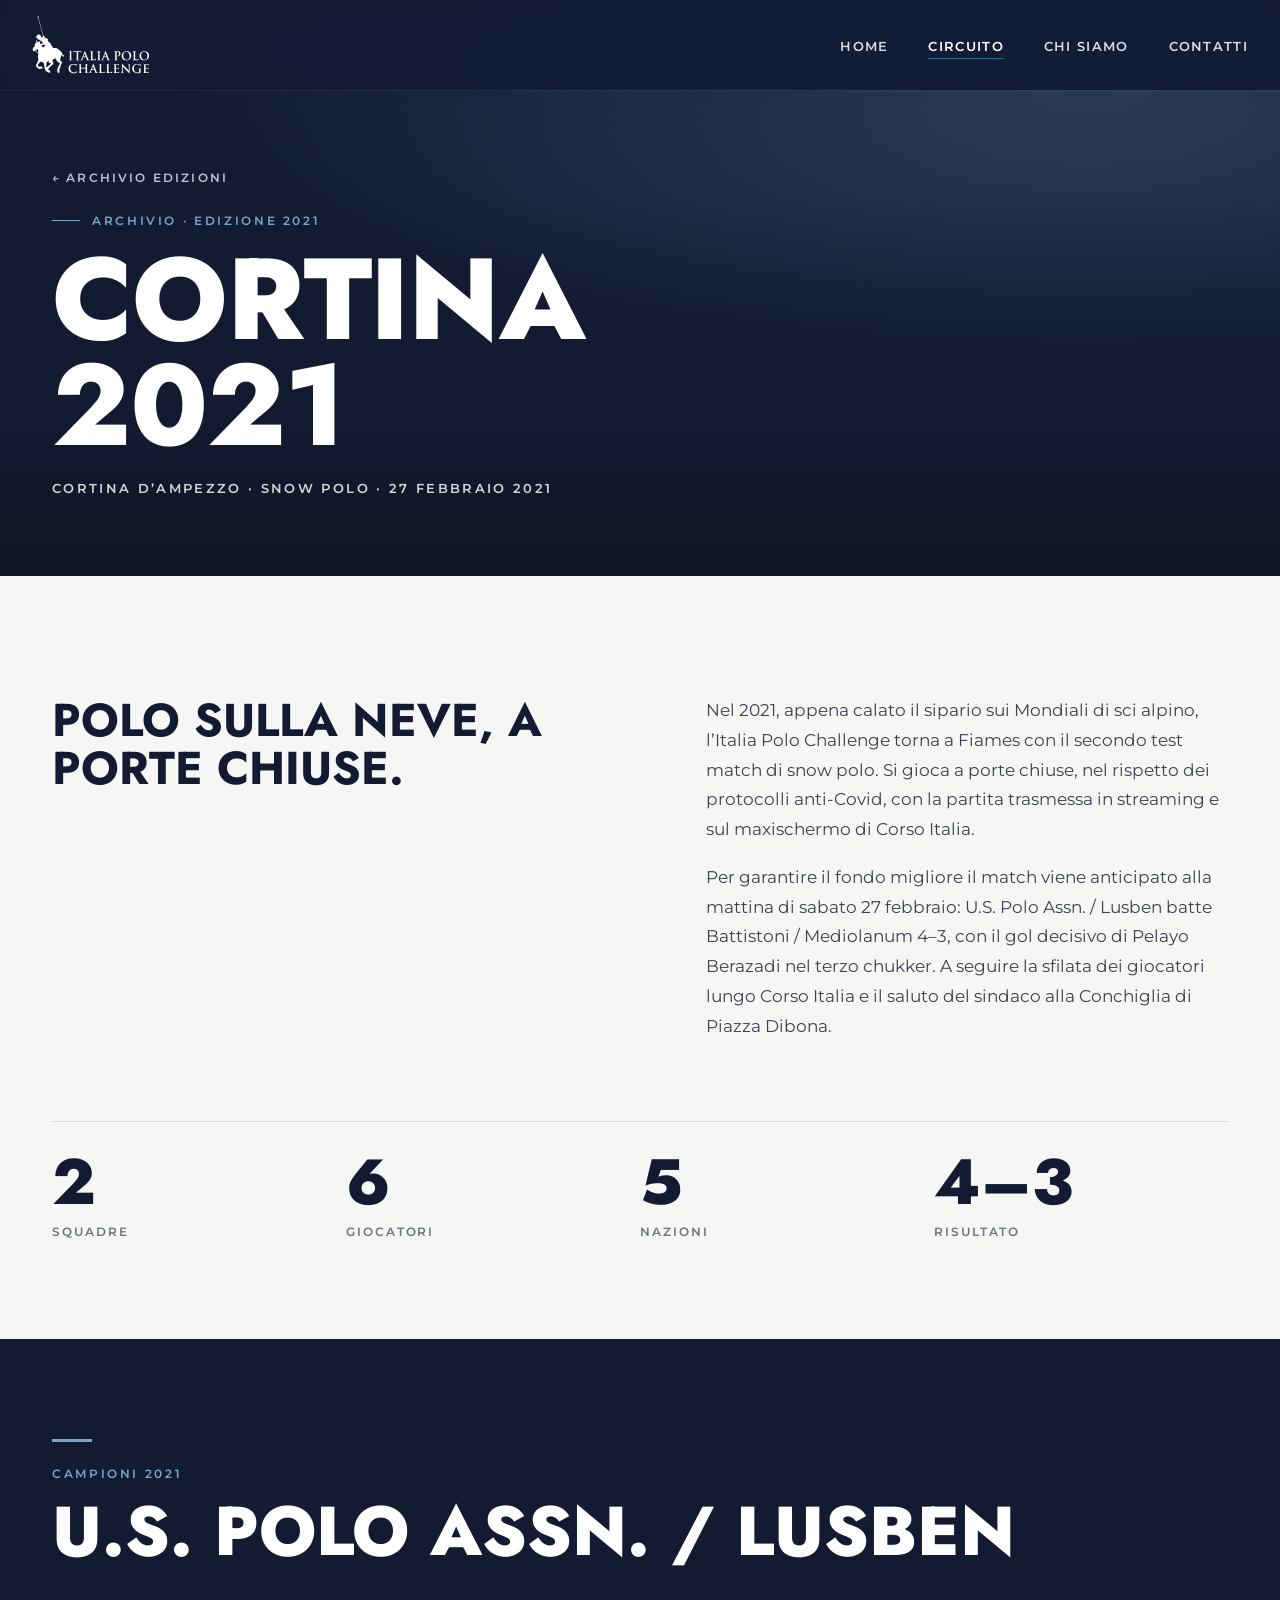
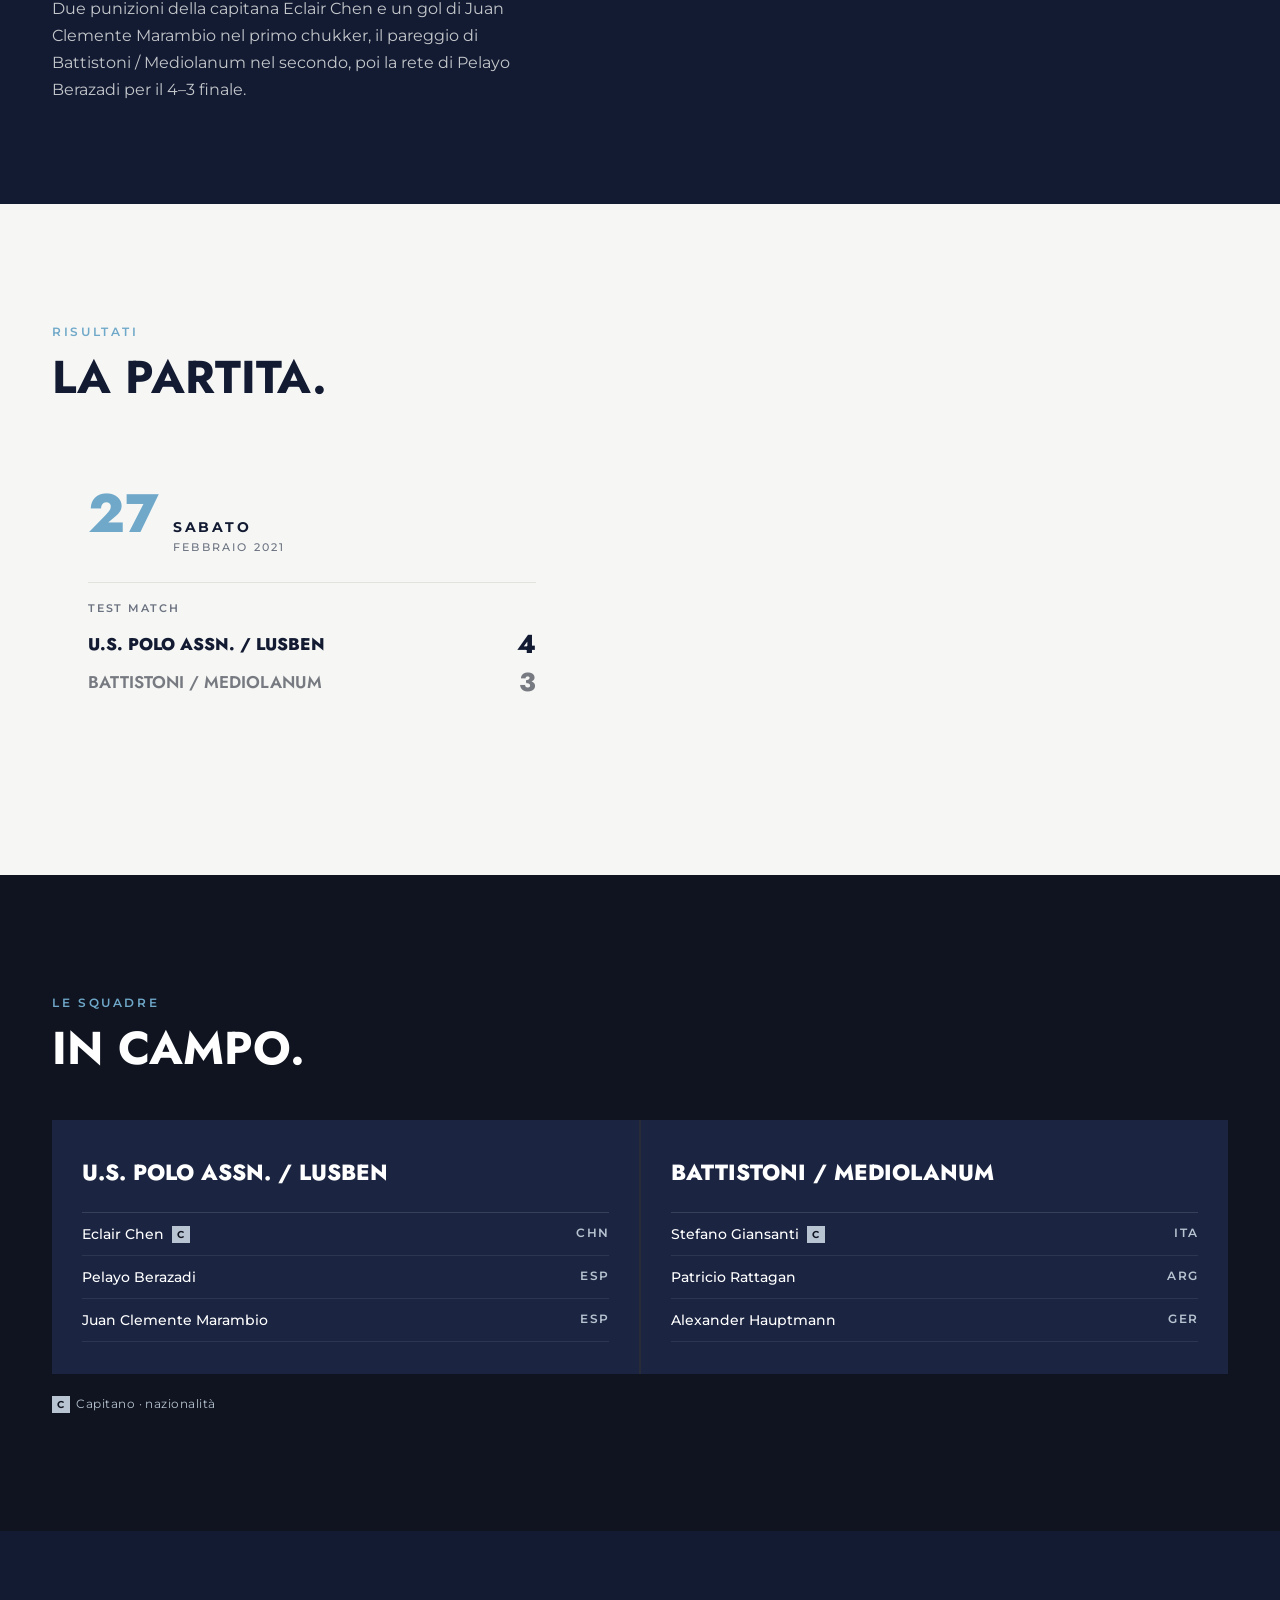
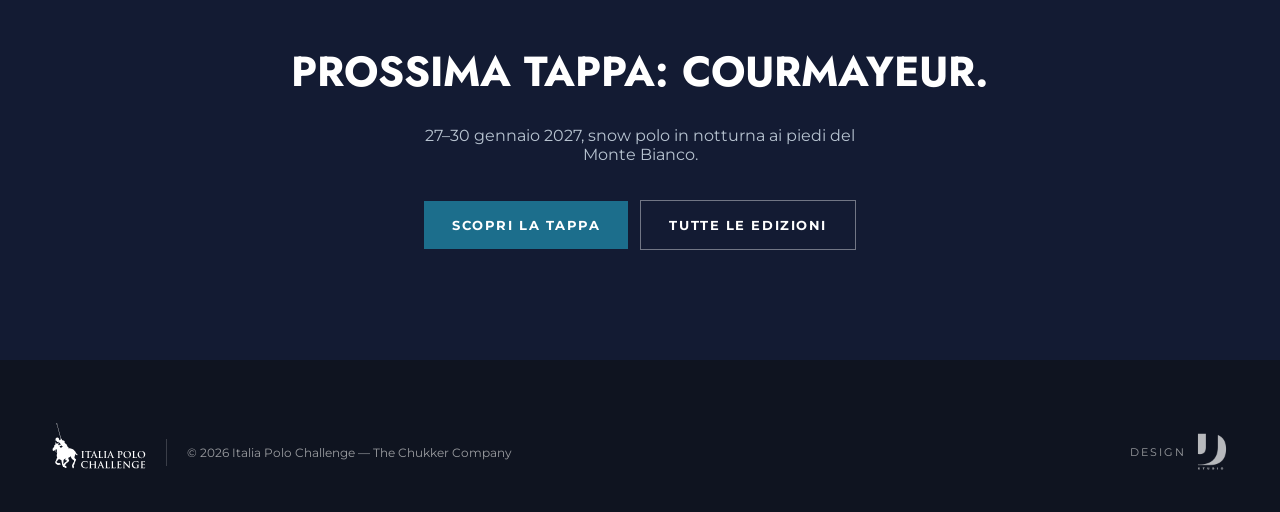
<file: cortina-2021.html>
<!DOCTYPE html>
<html lang="it">
<head>
<meta charset="UTF-8">
<meta name="viewport" content="width=device-width, initial-scale=1.0">
<title>Cortina 2021 — Italia Polo Challenge</title>
<link rel="icon" href="favicon.ico" sizes="any">
<link rel="icon" href="favicon.svg" type="image/svg+xml">
<link rel="apple-touch-icon" href="apple-touch-icon.png">
<meta name="theme-color" content="#131B33">
<meta name="description" content="Italia Polo Challenge Cortina 2021: il test match di snow polo a Fiames, risultato e squadre.">
<meta property="og:title" content="Cortina 2021 — Italia Polo Challenge">
<meta property="og:description" content="Snow polo a Cortina d’Ampezzo, 27 febbraio 2021: U.S. Polo Assn./Lusben batte Battistoni/Mediolanum 4–3.">
<meta property="og:image" content="https://italiapolochallenge.it/assets/foto/archivio/cortina-2021.jpg">
<link rel="preconnect" href="https://fonts.googleapis.com">
<link rel="preconnect" href="https://fonts.gstatic.com" crossorigin>
<link href="https://fonts.googleapis.com/css2?family=Jost:wght@600;700;800&family=Montserrat:wght@400;500;600;700&display=swap" rel="stylesheet">
<style>
  :root {
    --snow: #F6F7F5; --ink: #0F1420; --navy: #131B33; --navy-soft: #1B2542;
    --mist: #B8C4D1;
    --accent: #6FA8C9;
    --font-display: 'Jost', sans-serif;
    --font-h1: 'Jost', sans-serif;
    --font-body: 'Montserrat', -apple-system, sans-serif;
  }
  * { margin: 0; padding: 0; box-sizing: border-box; }
  html { scroll-behavior: smooth; }
  body { background: var(--snow); color: var(--ink); font-family: var(--font-body); -webkit-font-smoothing: antialiased; overflow-x: hidden; }
  img { display: block; max-width: 100%; }
  a { color: inherit; }
  .container { max-width: 1240px; margin: 0 auto; padding: 0 32px; }
  .eyebrow { font-weight: 600; font-size: 12px; letter-spacing: 0.22em; text-transform: uppercase; }

  .site-header {
    position: fixed; top: 0; left: 0; right: 0; z-index: 100;
    display: flex; align-items: center; justify-content: space-between;
    padding: 16px 32px;
    background: rgba(19, 27, 51, 0.92);
    backdrop-filter: saturate(180%) blur(14px);
    box-shadow: 0 1px 0 rgba(255,255,255,0.06);
  }
  .brand { font-family: var(--font-display); font-weight: 800; font-size: 16px; letter-spacing: 0.04em; text-transform: uppercase; color: #fff; text-decoration: none; }
  .nav-links { display: flex; gap: 40px; list-style: none; }
  .nav-links a { font-size: 13px; font-weight: 600; letter-spacing: 0.1em; text-transform: uppercase; color: rgba(255,255,255,0.85); text-decoration: none; padding-bottom: 4px; border-bottom: 1px solid transparent; transition: border-color 0.25s ease, color 0.25s ease; }
  .nav-links a:hover, .nav-links a.active { color: #fff; border-color: #1C6E8C; }
  .nav-hamburger { color: #fff; }

  /* ---------- Hero video ---------- */
  .ed-hero { position: relative; min-height: min(92vh, 980px); display: flex; align-items: flex-end; color: #fff; background: var(--navy); overflow: hidden; }
  .ed-hero video, .ed-hero > img { position: absolute; inset: 0; width: 100%; height: 100%; object-fit: cover; }
  .ed-hero::after { content: ''; position: absolute; inset: 0;
    background: linear-gradient(180deg, rgba(19,27,51,0.55) 0%, rgba(19,27,51,0.15) 35%, rgba(19,27,51,0.55) 70%, rgba(15,20,32,0.95) 100%); }
  .ed-hero .container { position: relative; z-index: 2; width: 100%; padding-bottom: 80px; }
  .back { display: inline-flex; align-items: center; gap: 10px; font-size: 12px; font-weight: 600; letter-spacing: 0.18em; text-transform: uppercase; color: var(--mist); text-decoration: none; margin-bottom: 28px; }
  .back:hover { color: #fff; }
  .ed-hero .eyebrow { color: var(--accent); display: flex; align-items: center; gap: 12px; margin-bottom: 18px; }
  .ed-hero .eyebrow::before { content: ''; width: 28px; height: 1px; background: currentColor; }
  .ed-hero h1 { font-family: var(--font-h1); font-weight: 800; text-transform: uppercase; font-size: clamp(48px, 9vw, 120px); line-height: 0.92; letter-spacing: -0.01em; }
  .ed-hero .sub { margin-top: 22px; font-size: 13px; font-weight: 600; letter-spacing: 0.18em; text-transform: uppercase; color: rgba(246,247,245,0.85); }

  /* ---------- Intro + numeri ---------- */
  .intro { padding: 120px 0 100px; }
  .intro-grid { display: grid; grid-template-columns: 1.1fr 1fr; gap: 80px; align-items: start; }
  .intro h2 { font-family: var(--font-display); font-weight: 700; text-transform: uppercase; font-size: clamp(28px, 3.6vw, 46px); line-height: 1.05; color: var(--navy); }
  .intro p { font-size: 17px; line-height: 1.75; color: rgba(15,20,32,0.8); }
  .intro p + p { margin-top: 18px; }
  .stats { display: grid; grid-template-columns: repeat(4, 1fr); margin-top: 80px; border-top: 1px solid #dcdad3; }
  .stat { padding: 28px 0 0; }
  .stat-num { font-family: var(--font-display); font-weight: 800; font-size: clamp(40px, 5vw, 64px); line-height: 1; color: var(--navy); }
  .stat-label { margin-top: 10px; font-size: 12px; font-weight: 600; letter-spacing: 0.16em; text-transform: uppercase; color: #6b7280; }

  /* ---------- Campioni ---------- */
  .champ { display: grid; grid-template-columns: 1fr 1fr; background: var(--navy); color: #fff; min-height: 620px; }
  .champ-media { position: relative; overflow: hidden; }
  .champ-media img { position: absolute; inset: 0; width: 100%; height: 100%; object-fit: cover; object-position: 50% 40%; }
  .champ-copy { padding: 90px 72px; display: flex; flex-direction: column; justify-content: center; }
  .champ-copy .eyebrow { color: var(--accent); margin-bottom: 18px; }
  .champ-copy h2 { font-family: var(--font-display); font-weight: 800; text-transform: uppercase; font-size: clamp(40px, 5.4vw, 76px); line-height: 0.95; }
  .champ-copy .champ-logo { height: 64px; width: auto; align-self: flex-start; margin: 30px 0 34px; }
  .champ-copy p { font-size: 16px; line-height: 1.7; color: rgba(246,247,245,0.78); max-width: 44ch; }
  .accent-rule { width: 40px; height: 3px; background: var(--accent); margin-bottom: 24px; }

  .champ.solo { grid-template-columns: 1fr; min-height: 0; }
  .champ.solo .champ-copy { max-width: 1240px; margin: 0 auto; width: 100%; padding: 100px 32px; }
  .ed-hero.noimg { min-height: min(64vh, 640px); background: radial-gradient(120% 90% at 85% 10%, color-mix(in srgb, var(--accent) 38%, var(--navy)) 0%, var(--navy) 60%); }
  .match-row.draw .t, .match-row.draw .s { color: var(--navy); }
  .team-card.span { grid-column: 1 / -1; }

  /* ---------- Classifica + risultati ---------- */
  .section { padding: 120px 0; }
  .section-head { margin-bottom: 48px; }
  .section-head .eyebrow { color: var(--accent); display: block; margin-bottom: 14px; }
  .section-head h2 { font-family: var(--font-display); font-weight: 700; text-transform: uppercase; font-size: clamp(28px, 3.6vw, 46px); line-height: 1.05; color: var(--navy); }
  .dark { background: var(--ink); color: #fff; }
  .dark .section-head h2 { color: #fff; }

  .standings { width: 100%; border-collapse: collapse; }
  .standings th { text-align: left; font-size: 11px; font-weight: 600; letter-spacing: 0.16em; text-transform: uppercase; color: var(--mist); padding: 0 12px 16px; border-bottom: 1px solid rgba(255,255,255,0.14); }
  .standings th.n, .standings td.n { text-align: center; width: 90px; }
  .standings td { padding: 22px 12px; border-bottom: 1px solid rgba(255,255,255,0.08); vertical-align: middle; }
  .standings .pos { font-family: var(--font-display); font-weight: 800; font-size: 34px; color: var(--accent); width: 70px; }
  .team { display: flex; align-items: center; gap: 22px; }
  .team .logos { width: 150px; display: flex; align-items: center; gap: 10px; }
  .team .logos img { max-height: 44px; max-width: 140px; width: auto; }
  .team .logos.two img { max-height: 30px; max-width: 70px; }
  .team .name { font-family: var(--font-display); font-weight: 700; font-size: 20px; text-transform: uppercase; letter-spacing: 0.02em; }
  .standings td.n { font-family: var(--font-display); font-weight: 700; font-size: 20px; }
  .standings tr:first-child td { background: color-mix(in srgb, var(--accent) 12%, transparent); }

  .days { display: grid; grid-template-columns: repeat(var(--cols, 3), 1fr); gap: 2px; background: #dcdad3; margin-top: 0; }
  .day { background: var(--snow); padding: 40px 36px 36px; }
  .day-head { display: flex; align-items: baseline; gap: 14px; margin-bottom: 28px; }
  .day-num { font-family: var(--font-display); font-weight: 800; font-size: 54px; line-height: 0.9; color: var(--accent); }
  .day-name { font-weight: 700; font-size: 14px; letter-spacing: 0.18em; text-transform: uppercase; color: var(--navy); }
  .day-name small { display: block; font-weight: 500; font-size: 11px; letter-spacing: 0.2em; color: #6b7280; margin-top: 4px; }
  .match { padding: 18px 0; border-top: 1px solid #e4e2dc; }
  .match-tag { font-size: 11px; font-weight: 600; letter-spacing: 0.16em; text-transform: uppercase; color: #6b7280; margin-bottom: 10px; }
  .match-row { display: grid; grid-template-columns: 1fr auto; align-items: center; gap: 12px; font-family: var(--font-display); text-transform: uppercase; }
  .match-row .t { font-weight: 600; font-size: 17px; color: rgba(15,20,32,0.55); }
  .match-row .s { font-weight: 800; font-size: 26px; color: rgba(15,20,32,0.55); min-width: 36px; text-align: right; }
  .match-row.win .t, .match-row.win .s { color: var(--navy); font-weight: 800; }

  /* ---------- Squadre ---------- */
  .teams { display: grid; grid-template-columns: repeat(var(--cols, 4), 1fr); gap: 2px; background: rgba(255,255,255,0.1); }
  .team-card { background: var(--navy-soft); padding: 36px 30px 32px; }
  .team-card .tl { height: 64px; display: flex; align-items: center; gap: 12px; margin-bottom: 26px; }
  .team-card .tl img { max-height: 56px; max-width: 170px; width: auto; }
  .team-card .tl.two img { max-height: 38px; max-width: 90px; }
  .team-card h3 { font-family: var(--font-display); font-weight: 800; font-size: 22px; text-transform: uppercase; }
  .team-card .hcp { margin-top: 6px; font-size: 11px; font-weight: 600; letter-spacing: 0.18em; text-transform: uppercase; color: var(--accent); }
  .team-card ul { list-style: none; margin-top: 24px; border-top: 1px solid rgba(255,255,255,0.12); }
  .team-card li { display: flex; justify-content: space-between; gap: 10px; padding: 12px 0; border-bottom: 1px solid rgba(255,255,255,0.08); font-size: 14px; font-weight: 500; }
  .team-card li span { color: var(--mist); font-size: 12px; font-weight: 600; letter-spacing: 0.1em; white-space: nowrap; }
  .team-card li em { font-style: normal; display: inline-block; margin-left: 8px; font-size: 10px; font-weight: 700; letter-spacing: 0.12em; color: var(--ink); background: var(--mist); padding: 2px 5px; vertical-align: 1px; }
  .team-card li em.mvp { background: var(--accent); }
  .legend { margin-top: 22px; font-size: 12px; color: var(--mist); letter-spacing: 0.04em; }
  .legend em { font-style: normal; font-size: 10px; font-weight: 700; letter-spacing: 0.12em; color: var(--ink); background: var(--mist); padding: 2px 5px; margin-right: 6px; }
  .legend em.mvp { background: var(--accent); margin-left: 18px; }
  .mvp-line { margin-top: 26px; padding-top: 22px; border-top: 1px solid rgba(255,255,255,0.14); font-size: 12px; font-weight: 600; letter-spacing: 0.18em; text-transform: uppercase; color: var(--accent); }
  .mvp-line b { display: block; margin-top: 8px; font-family: var(--font-display); font-weight: 800; font-size: 26px; letter-spacing: 0.01em; color: #fff; }

  /* ---------- Galleria ---------- */
  .gallery { display: grid; grid-template-columns: repeat(4, 1fr); gap: 2px; background: #dcdad3; }
  .gallery button { position: relative; aspect-ratio: 4/5; overflow: hidden; border: 0; padding: 0; cursor: zoom-in; background: var(--navy); }
  .gallery img { width: 100%; height: 100%; object-fit: cover; transition: transform 0.7s cubic-bezier(0.16,1,0.3,1); }
  .gallery button:hover img { transform: scale(1.05); }
  .lightbox { position: fixed; inset: 0; z-index: 300; background: rgba(15,20,32,0.96); display: none; align-items: center; justify-content: center; }
  .lightbox.open { display: flex; }
  .lightbox img { max-width: 92vw; max-height: 88vh; width: auto; height: auto; }
  .lb-btn { position: absolute; background: none; border: 0; color: #fff; font-size: 40px; line-height: 1; cursor: pointer; padding: 18px; opacity: 0.8; font-family: var(--font-body); }
  .lb-btn:hover { opacity: 1; }
  .lb-close { top: 10px; right: 14px; font-size: 34px; }
  .lb-prev { left: 8px; top: 50%; transform: translateY(-50%); }
  .lb-next { right: 8px; top: 50%; transform: translateY(-50%); }
  .lb-count { position: absolute; bottom: 22px; left: 0; right: 0; text-align: center; font-size: 12px; letter-spacing: 0.2em; color: var(--mist); }

  /* ---------- Aftermovie ---------- */
  .film video { width: 100%; height: auto; display: block; background: #000; }
  .film .note { margin-top: 16px; font-size: 12px; letter-spacing: 0.14em; text-transform: uppercase; color: var(--mist); }

  /* ---------- Partner ---------- */
  .partners { display: grid; grid-template-columns: repeat(6, 1fr); align-items: center; justify-items: center; row-gap: 48px; column-gap: 24px; }
  .partners img { width: auto; opacity: 0.9; }

  .cta-band { background: var(--navy); color: #fff; text-align: center; padding: 110px 32px; }
  .cta-band h2 { font-family: var(--font-display); font-weight: 700; text-transform: uppercase; font-size: clamp(26px,3.4vw,42px); margin-bottom: 24px; }
  .cta-band p { color: var(--mist); max-width: 480px; margin: 0 auto 36px; font-size: 16px; }
  .btn { display: inline-flex; align-items: center; gap: 10px; font-size: 13px; font-weight: 700; letter-spacing: 0.12em; text-transform: uppercase; padding: 16px 28px; text-decoration: none; transition: transform 0.25s ease; }
  .btn-primary { background: #1C6E8C; color: #fff; }
  .btn-primary:hover { transform: translateY(-2px); }
  .btn-ghost { border: 1px solid rgba(255,255,255,0.4); color: #fff; margin-left: 12px; }

  footer { background: var(--ink); color: rgba(246,247,245,0.6); padding: 60px 0 40px; }
  .footer-bottom { display: flex; justify-content: space-between; align-items: center; font-size: 12px; flex-wrap: wrap; gap: 12px; }
  .footer-bottom a { color: rgba(246,247,245,0.6); text-decoration: none; }

  @media (max-width: 860px) {
    .nav-links { display: none; }
    .nav-hamburger { display: flex; }
  }
  @media (max-width: 960px) {
    .intro-grid { grid-template-columns: 1fr; gap: 32px; }
    .champ { grid-template-columns: 1fr; }
    .champ-media { height: 90vw; max-height: 620px; }
    .champ-copy { padding: 60px 32px; }
    .days { grid-template-columns: 1fr; }
    .teams { grid-template-columns: repeat(2, 1fr); }
    .champ.solo .champ-copy { padding: 60px 32px; }
    .gallery { grid-template-columns: repeat(3, 1fr); }
    .partners { grid-template-columns: repeat(4, 1fr); }
  }
  @media (max-width: 600px) {
    .container { padding: 0 20px; }
    .ed-hero { min-height: min(78vh, 760px); }
    .stats { grid-template-columns: repeat(2, 1fr); row-gap: 20px; }
    .standings th.hide, .standings td.hide { display: none; }
    .standings .pos { width: 40px; font-size: 26px; }
    .team { gap: 12px; }
    .team .logos { display: none; }
    .team .name { font-size: 16px; }
    .standings th.n, .standings td.n { width: 52px; }
    .teams { grid-template-columns: 1fr; }
    .gallery { grid-template-columns: repeat(2, 1fr); }
    .partners { grid-template-columns: repeat(3, 1fr); row-gap: 36px; }
    .btn-ghost { margin: 12px 0 0; }
  }
</style>
<link rel="stylesheet" href="anim.css?v=3">
</head>
<body>

<header class="site-header">
  <a href="index.html" class="brand"><img src="assets/loghi/ipc-white.svg" alt="Italia Polo Challenge"></a>
  <ul class="nav-links">
    <li><a href="index.html">Home</a></li>
    <li><a href="circuito.html" class="active">Circuito</a></li>
    <li><a href="chi-siamo.html">Chi Siamo</a></li>
    <li><a href="contatti.html">Contatti</a></li>
  </ul>
  <button class="nav-hamburger" aria-label="Menu"><span></span><span></span><span></span></button>
</header>

<div class="nav-overlay">
  <a href="index.html">Home</a>
  <a href="circuito.html">Circuito</a>
  <a href="chi-siamo.html">Chi Siamo</a>
  <a href="contatti.html">Contatti</a>
</div>

<section class="ed-hero noimg">
  <div class="container">
    <a class="back" href="circuito.html#archivio">&larr; Archivio edizioni</a>
    <div class="eyebrow">Archivio &middot; Edizione 2021</div>
    <h1>Cortina<br>2021</h1>
    <div class="sub">Cortina d&rsquo;Ampezzo &middot; Snow polo &middot; 27 febbraio 2021</div>
  </div>
</section>

<section class="intro">
  <div class="container">
    <div class="intro-grid">
      <h2 data-anim>Polo sulla neve, a porte chiuse.</h2>
      <div data-anim>
        <p>Nel 2021, appena calato il sipario sui Mondiali di sci alpino, l&rsquo;Italia Polo Challenge torna a Fiames con il secondo test match di snow polo. Si gioca a porte chiuse, nel rispetto dei protocolli anti-Covid, con la partita trasmessa in streaming e sul maxischermo di Corso Italia.</p>
        <p>Per garantire il fondo migliore il match viene anticipato alla mattina di sabato 27 febbraio: U.S. Polo Assn. / Lusben batte Battistoni / Mediolanum 4&ndash;3, con il gol decisivo di Pelayo Berazadi nel terzo chukker. A seguire la sfilata dei giocatori lungo Corso Italia e il saluto del sindaco alla Conchiglia di Piazza Dibona.</p>
      </div>
    </div>
    <div class="stats" data-anim>
      <div class="stat"><div class="stat-num">2</div><div class="stat-label">Squadre</div></div>
      <div class="stat"><div class="stat-num">6</div><div class="stat-label">Giocatori</div></div>
      <div class="stat"><div class="stat-num">5</div><div class="stat-label">Nazioni</div></div>
      <div class="stat"><div class="stat-num">4&ndash;3</div><div class="stat-label">Risultato</div></div>
    </div>
  </div>
</section>

<section class="champ solo">
  <div class="champ-copy" data-anim>
    <div class="accent-rule"></div>
    <div class="eyebrow">Campioni 2021</div>
    <h2>U.S. Polo Assn. / Lusben</h2>
    <p style="margin-top:30px">Due punizioni della capitana Eclair Chen e un gol di Juan Clemente Marambio nel primo chukker, il pareggio di Battistoni / Mediolanum nel secondo, poi la rete di Pelayo Berazadi per il 4&ndash;3 finale.</p>
  </div>
</section>

<section class="section">
  <div class="container">
    <div class="section-head" data-anim>
      <span class="eyebrow">Risultati</span>
      <h2>La partita.</h2>
    </div>
  </div>
  <div class="container">
    <div class="days" data-anim style="--cols:1;max-width:520px">
      <div class="day">
        <div class="day-head"><span class="day-num">27</span><span class="day-name">Sabato<small>Febbraio 2021</small></span></div>
        <div class="match"><div class="match-tag">Test match</div>
          <div class="match-row win"><span class="t">U.S. Polo Assn. / Lusben</span><span class="s">4</span></div>
          <div class="match-row "><span class="t">Battistoni / Mediolanum</span><span class="s">3</span></div></div>
      </div>
    </div>
  </div>
</section>

<section class="section dark">
  <div class="container">
    <div class="section-head" data-anim>
      <span class="eyebrow">Le squadre</span>
      <h2>In campo.</h2>
    </div>
    <div class="teams" data-anim style="--cols:2">
      <div class="team-card">
        <h3>U.S. Polo Assn. / Lusben</h3>
        <ul><li><div>Eclair Chen<em>C</em></div><span>CHN</span></li><li>Pelayo Berazadi<span>ESP</span></li><li>Juan Clemente Marambio<span>ESP</span></li></ul>
      </div>
      <div class="team-card">
        <h3>Battistoni / Mediolanum</h3>
        <ul><li><div>Stefano Giansanti<em>C</em></div><span>ITA</span></li><li>Patricio Rattagan<span>ARG</span></li><li>Alexander Hauptmann<span>GER</span></li></ul>
      </div>
    </div>
    <div class="legend"><em>C</em>Capitano &middot; nazionalit&agrave;</div>
  </div>
</section>
<section class="cta-band">
  <div class="container">
    <h2>Prossima tappa: Courmayeur.</h2>
    <p>27&ndash;30 gennaio 2027, snow polo in notturna ai piedi del Monte Bianco.</p>
    <a href="circuito.html#courmayeur" class="btn btn-primary">Scopri la tappa</a><a href="circuito.html#archivio" class="btn btn-ghost">Tutte le edizioni</a>
  </div>
</section>

<footer>
  <div class="container footer-bottom">
    <div class="footer-id"><a href="index.html"><img class="footer-logo" src="assets/loghi/ipc-white.svg" alt="Italia Polo Challenge"></a><span>© 2026 Italia Polo Challenge — The Chukker Company</span></div>
    <a class="jd-credit" href="https://juridabiankov.com/" target="_blank" rel="noopener"><span>Design</span><img src="assets/loghi/jd-studio-white.png" alt="JD Studio"></a>
  </div>
</footer>

<script src="anim.js?v=1"></script>
</body>
</html>
</file>
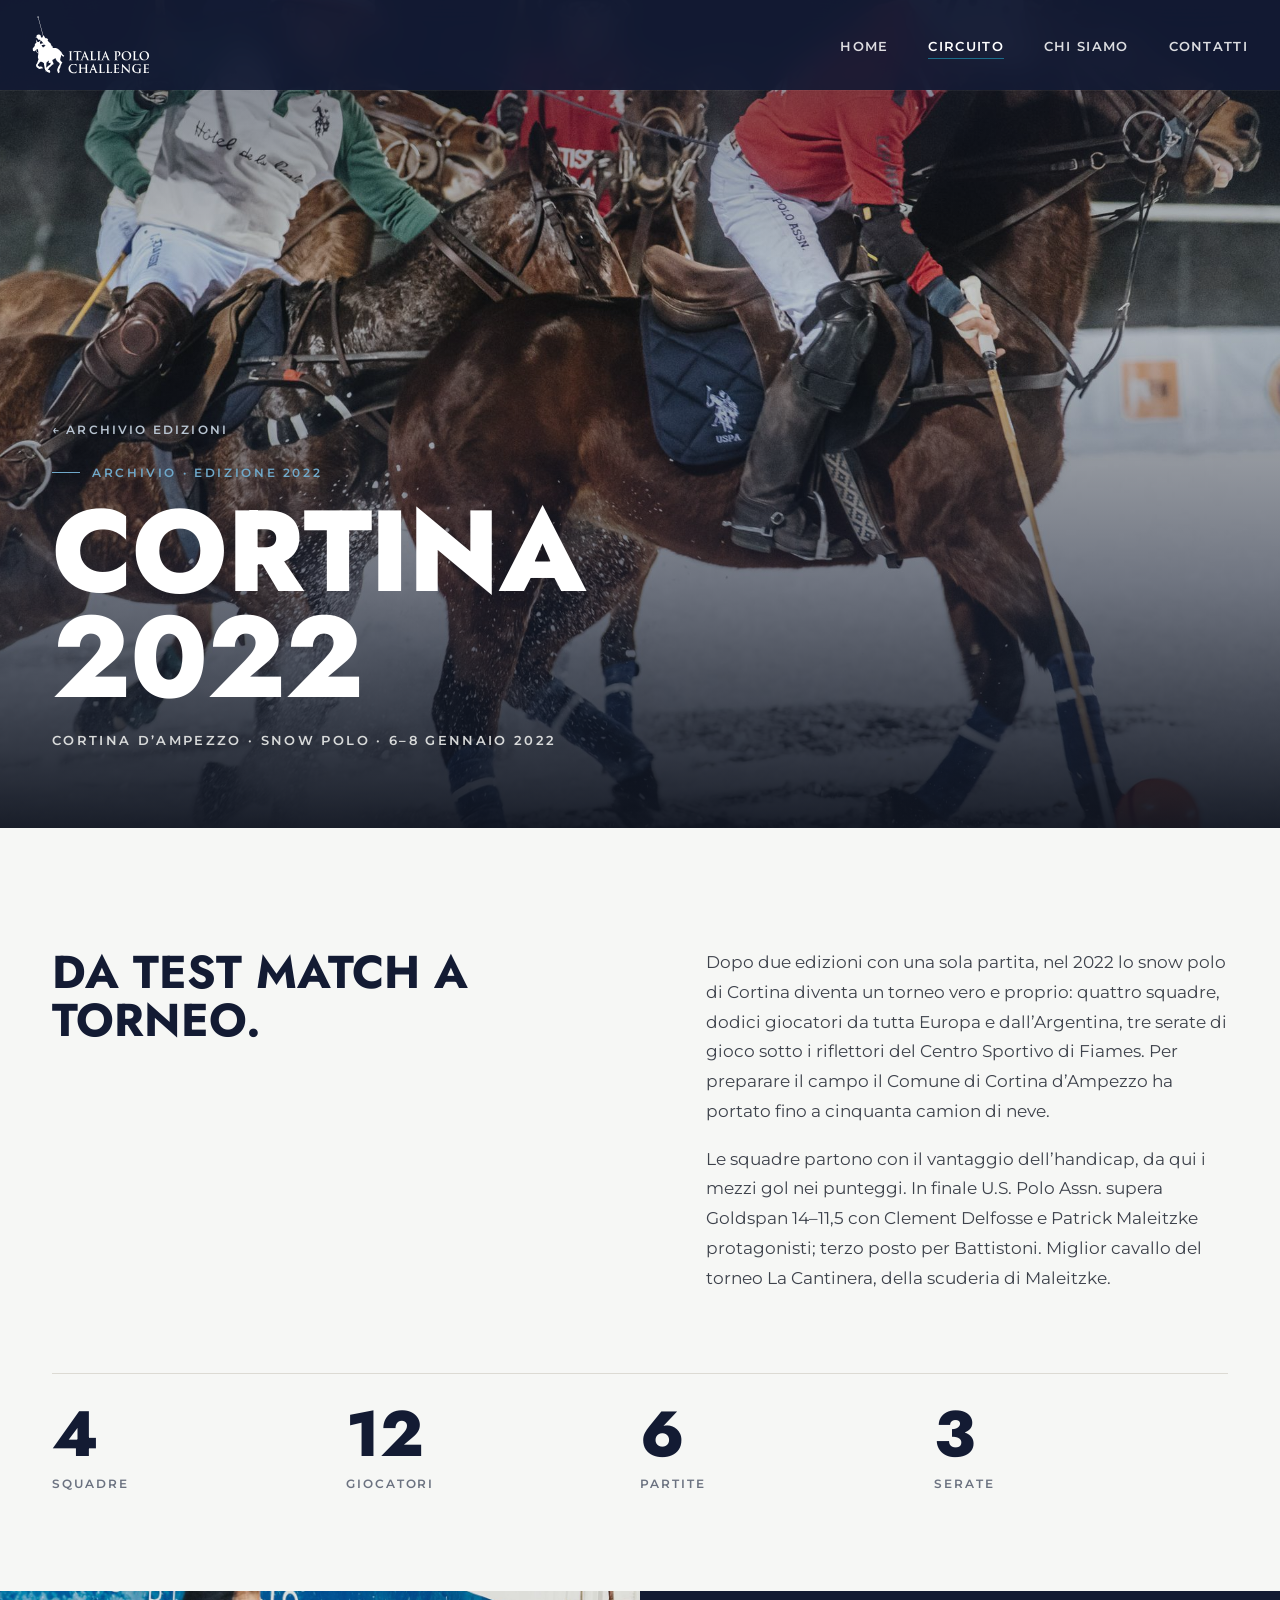
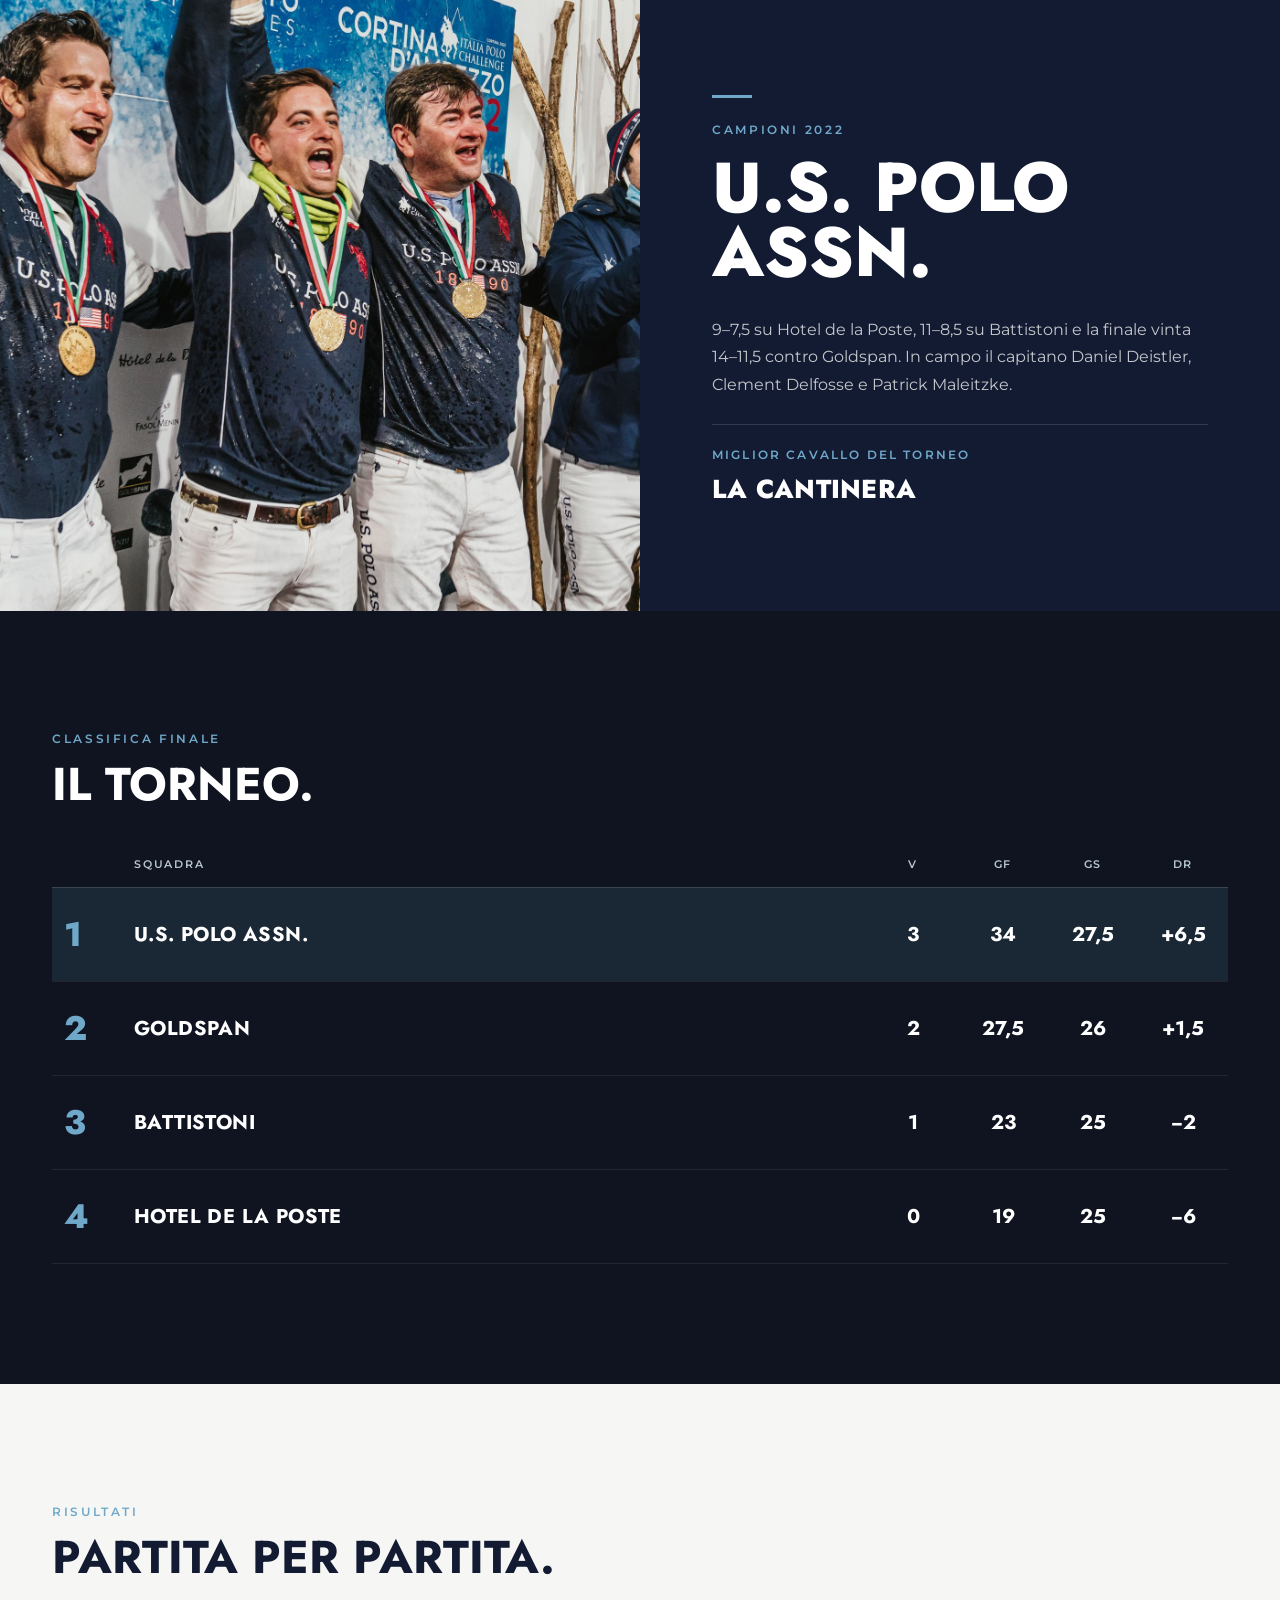
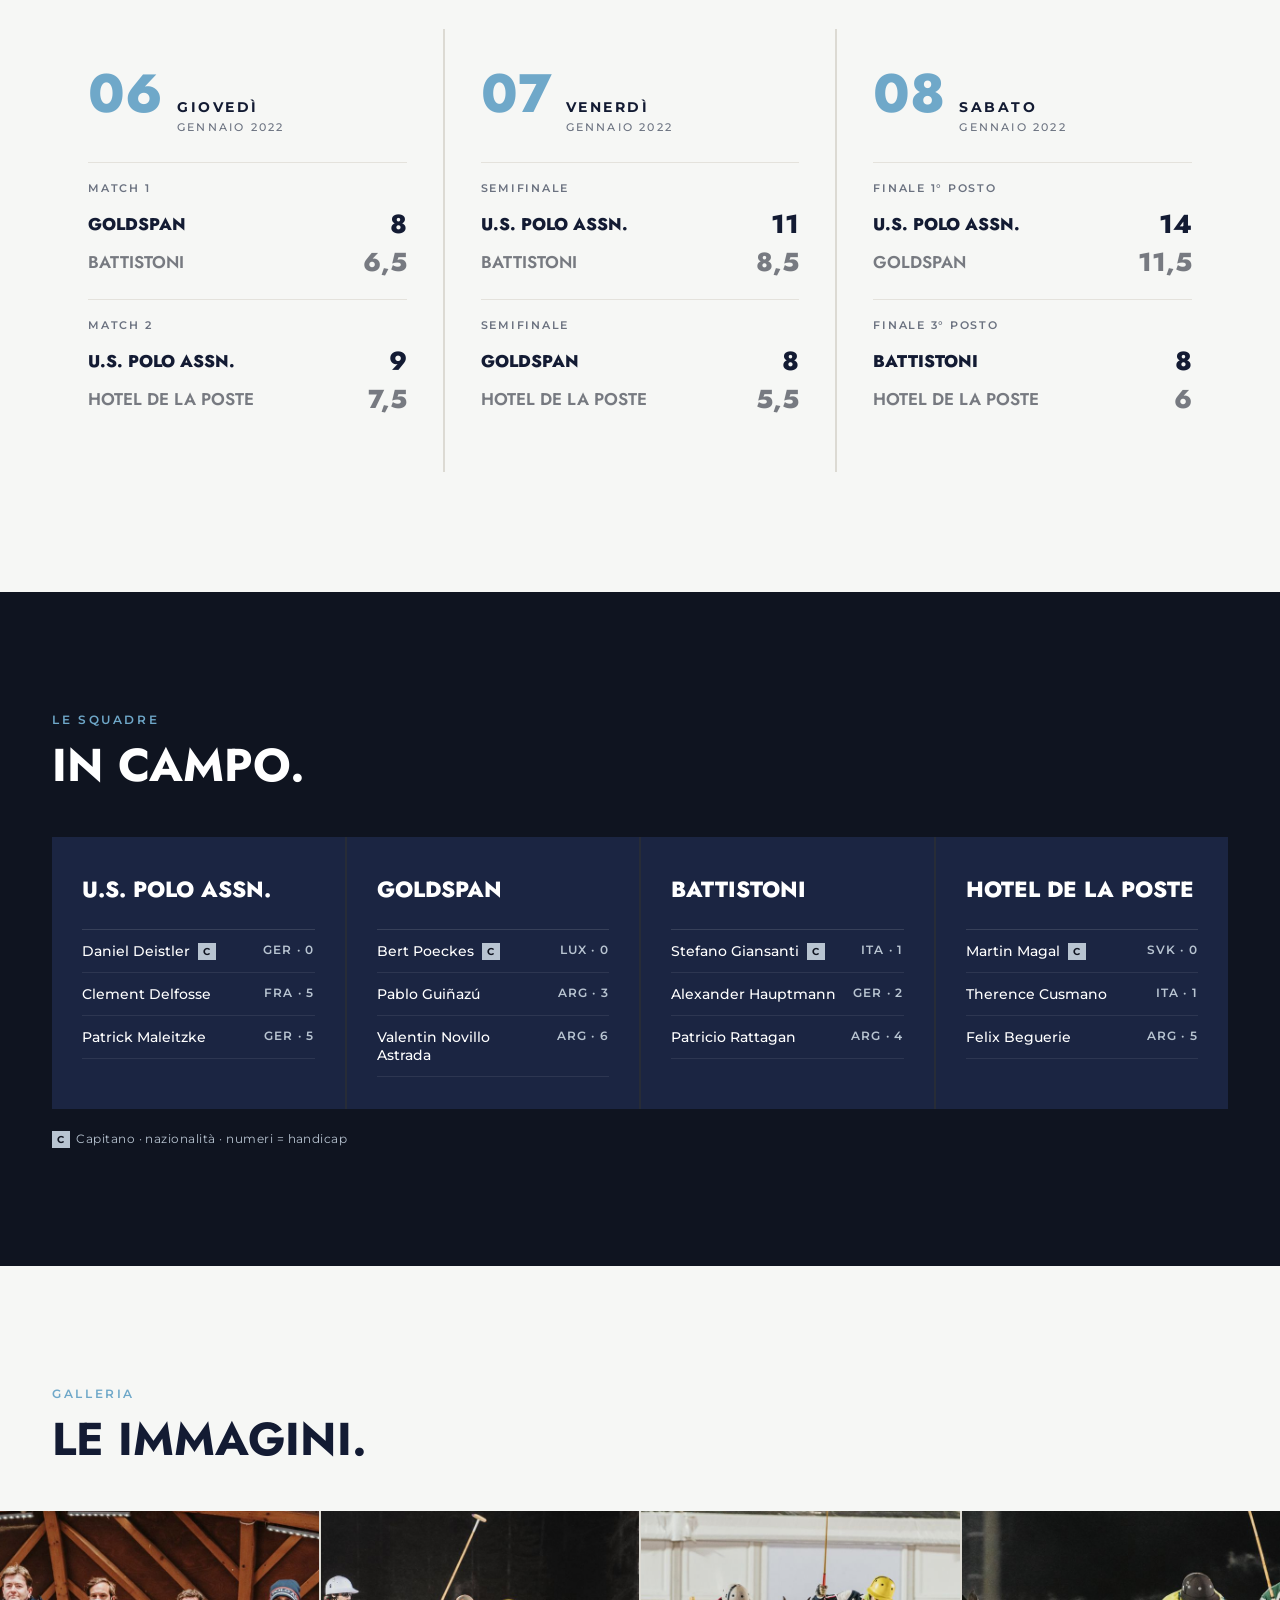
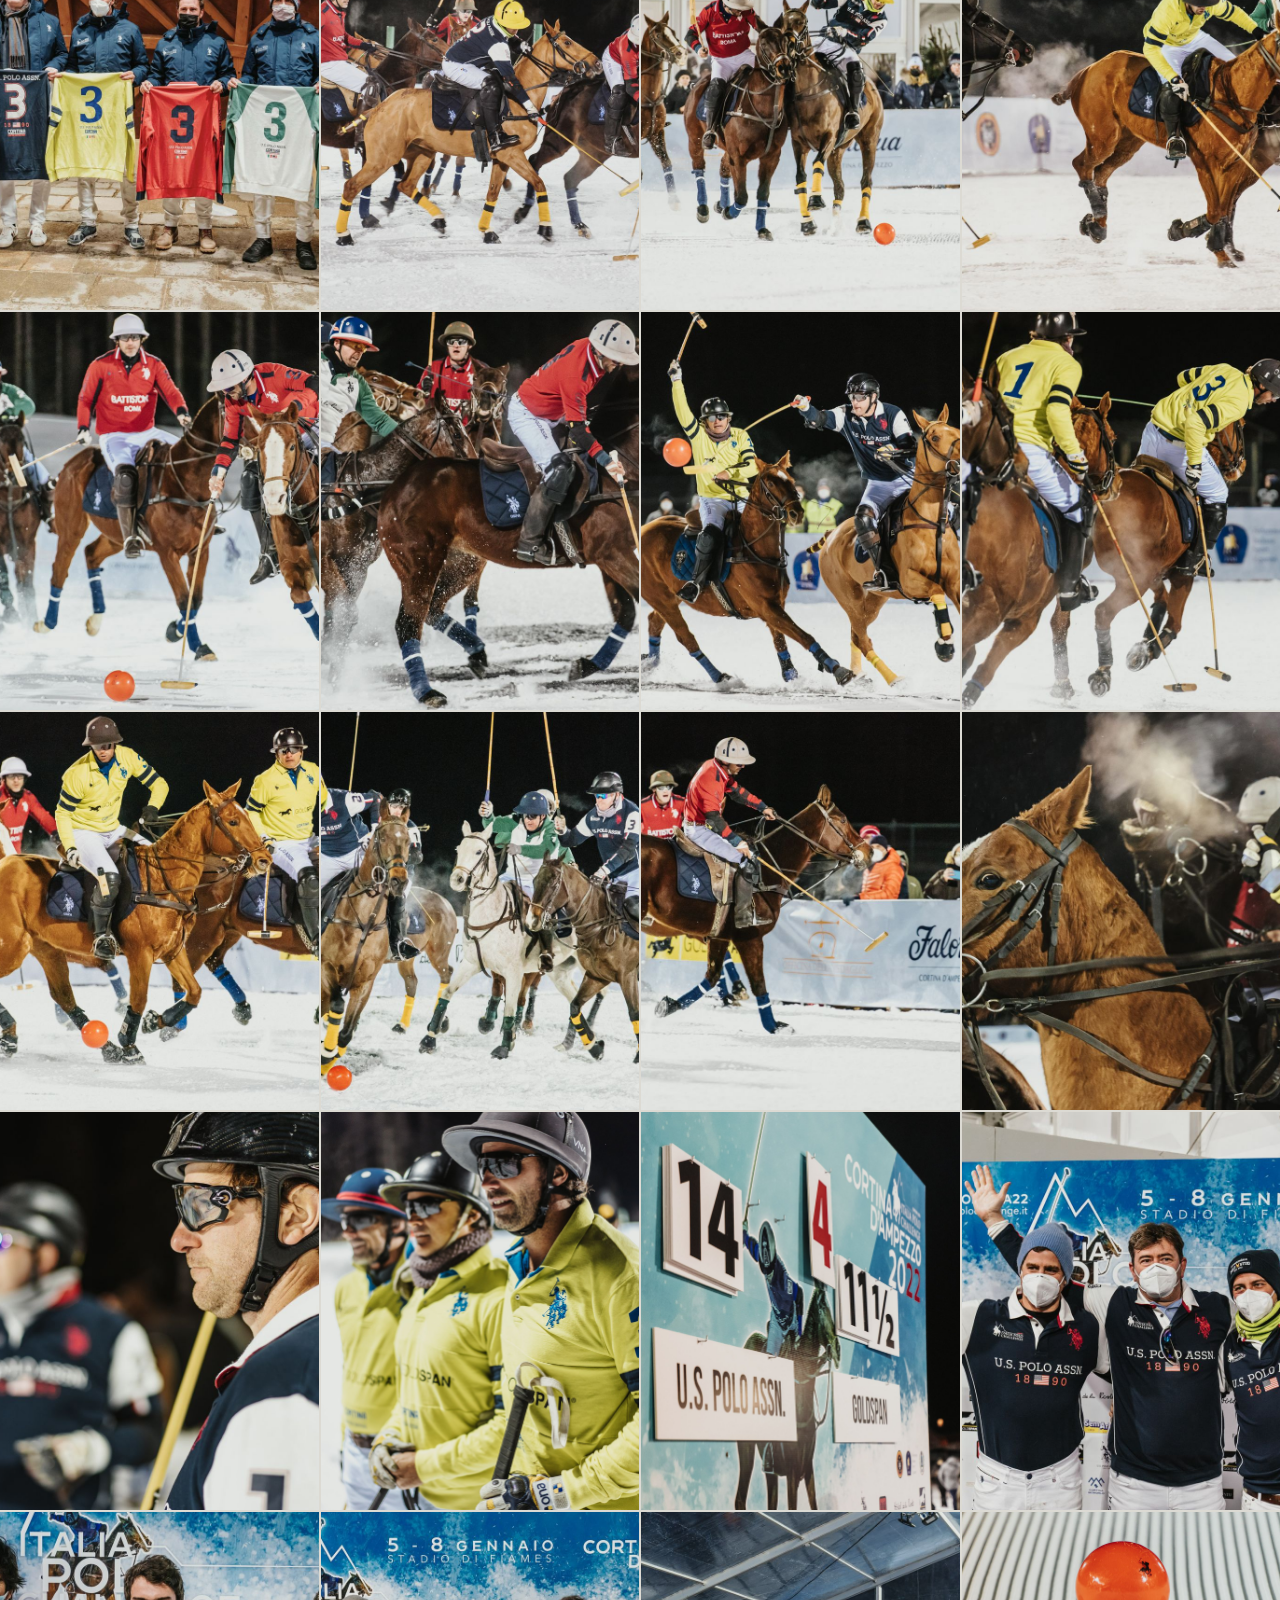
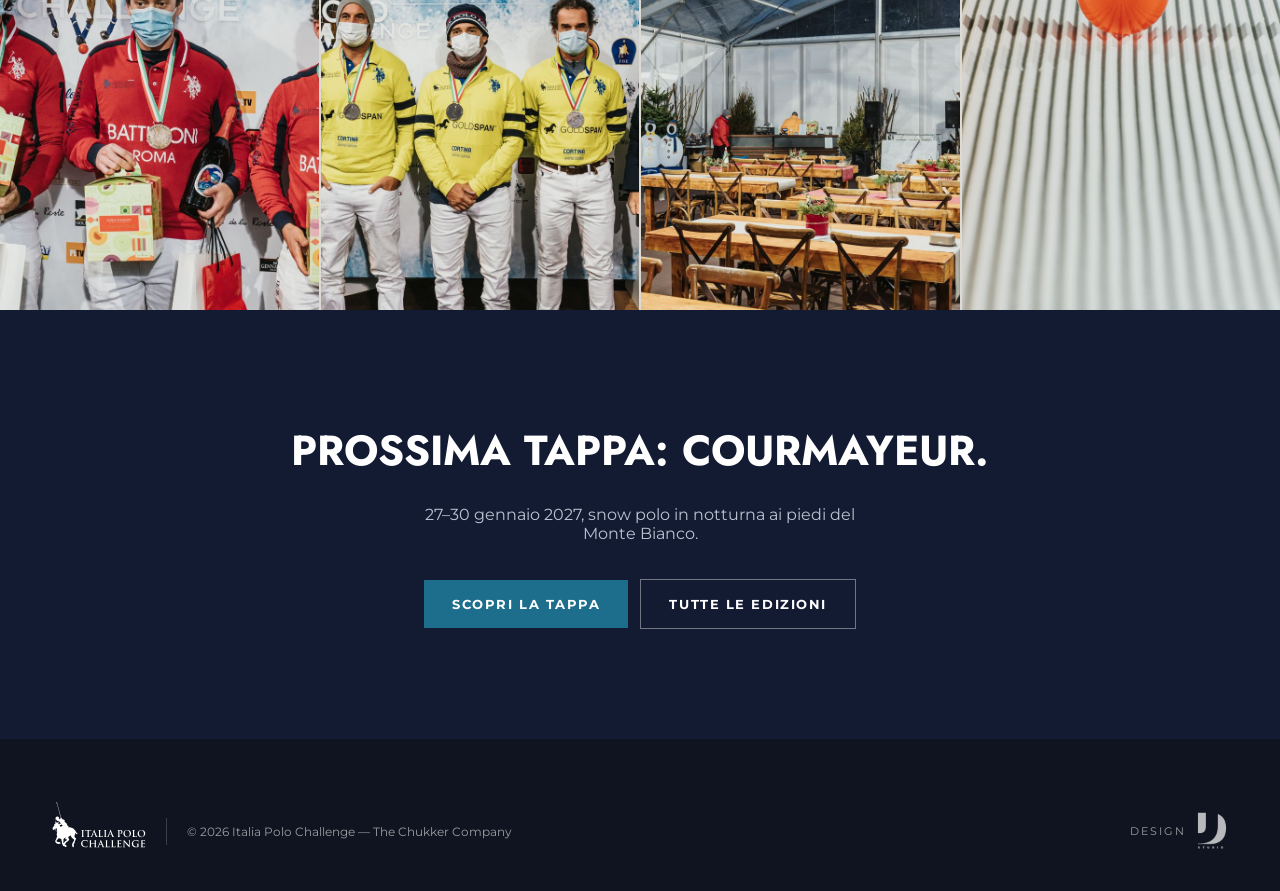
<file: cortina-2022.html>
<!DOCTYPE html>
<html lang="it">
<head>
<meta charset="UTF-8">
<meta name="viewport" content="width=device-width, initial-scale=1.0">
<title>Cortina 2022 — Italia Polo Challenge</title>
<link rel="icon" href="favicon.ico" sizes="any">
<link rel="icon" href="favicon.svg" type="image/svg+xml">
<link rel="apple-touch-icon" href="apple-touch-icon.png">
<meta name="theme-color" content="#131B33">
<meta name="description" content="Italia Polo Challenge Cortina 2022: il primo torneo di snow polo a Fiames. Classifica, risultati, squadre e foto.">
<meta property="og:title" content="Cortina 2022 — Italia Polo Challenge">
<meta property="og:description" content="Snow polo in notturna a Cortina d’Ampezzo, 6–8 gennaio 2022. Campioni: U.S. Polo Assn.">
<meta property="og:image" content="https://italiapolochallenge.it/assets/foto/archivio/cortina-2022/hero.jpg">
<link rel="preconnect" href="https://fonts.googleapis.com">
<link rel="preconnect" href="https://fonts.gstatic.com" crossorigin>
<link href="https://fonts.googleapis.com/css2?family=Jost:wght@600;700;800&family=Montserrat:wght@400;500;600;700&display=swap" rel="stylesheet">
<style>
  :root {
    --snow: #F6F7F5; --ink: #0F1420; --navy: #131B33; --navy-soft: #1B2542;
    --mist: #B8C4D1;
    --accent: #6FA8C9;
    --font-display: 'Jost', sans-serif;
    --font-h1: 'Jost', sans-serif;
    --font-body: 'Montserrat', -apple-system, sans-serif;
  }
  * { margin: 0; padding: 0; box-sizing: border-box; }
  html { scroll-behavior: smooth; }
  body { background: var(--snow); color: var(--ink); font-family: var(--font-body); -webkit-font-smoothing: antialiased; overflow-x: hidden; }
  img { display: block; max-width: 100%; }
  a { color: inherit; }
  .container { max-width: 1240px; margin: 0 auto; padding: 0 32px; }
  .eyebrow { font-weight: 600; font-size: 12px; letter-spacing: 0.22em; text-transform: uppercase; }

  .site-header {
    position: fixed; top: 0; left: 0; right: 0; z-index: 100;
    display: flex; align-items: center; justify-content: space-between;
    padding: 16px 32px;
    background: rgba(19, 27, 51, 0.92);
    backdrop-filter: saturate(180%) blur(14px);
    box-shadow: 0 1px 0 rgba(255,255,255,0.06);
  }
  .brand { font-family: var(--font-display); font-weight: 800; font-size: 16px; letter-spacing: 0.04em; text-transform: uppercase; color: #fff; text-decoration: none; }
  .nav-links { display: flex; gap: 40px; list-style: none; }
  .nav-links a { font-size: 13px; font-weight: 600; letter-spacing: 0.1em; text-transform: uppercase; color: rgba(255,255,255,0.85); text-decoration: none; padding-bottom: 4px; border-bottom: 1px solid transparent; transition: border-color 0.25s ease, color 0.25s ease; }
  .nav-links a:hover, .nav-links a.active { color: #fff; border-color: #1C6E8C; }
  .nav-hamburger { color: #fff; }

  /* ---------- Hero video ---------- */
  .ed-hero { position: relative; min-height: min(92vh, 980px); display: flex; align-items: flex-end; color: #fff; background: var(--navy); overflow: hidden; }
  .ed-hero video, .ed-hero > img { position: absolute; inset: 0; width: 100%; height: 100%; object-fit: cover; }
  .ed-hero::after { content: ''; position: absolute; inset: 0;
    background: linear-gradient(180deg, rgba(19,27,51,0.55) 0%, rgba(19,27,51,0.15) 35%, rgba(19,27,51,0.55) 70%, rgba(15,20,32,0.95) 100%); }
  .ed-hero .container { position: relative; z-index: 2; width: 100%; padding-bottom: 80px; }
  .back { display: inline-flex; align-items: center; gap: 10px; font-size: 12px; font-weight: 600; letter-spacing: 0.18em; text-transform: uppercase; color: var(--mist); text-decoration: none; margin-bottom: 28px; }
  .back:hover { color: #fff; }
  .ed-hero .eyebrow { color: var(--accent); display: flex; align-items: center; gap: 12px; margin-bottom: 18px; }
  .ed-hero .eyebrow::before { content: ''; width: 28px; height: 1px; background: currentColor; }
  .ed-hero h1 { font-family: var(--font-h1); font-weight: 800; text-transform: uppercase; font-size: clamp(48px, 9vw, 120px); line-height: 0.92; letter-spacing: -0.01em; }
  .ed-hero .sub { margin-top: 22px; font-size: 13px; font-weight: 600; letter-spacing: 0.18em; text-transform: uppercase; color: rgba(246,247,245,0.85); }

  /* ---------- Intro + numeri ---------- */
  .intro { padding: 120px 0 100px; }
  .intro-grid { display: grid; grid-template-columns: 1.1fr 1fr; gap: 80px; align-items: start; }
  .intro h2 { font-family: var(--font-display); font-weight: 700; text-transform: uppercase; font-size: clamp(28px, 3.6vw, 46px); line-height: 1.05; color: var(--navy); }
  .intro p { font-size: 17px; line-height: 1.75; color: rgba(15,20,32,0.8); }
  .intro p + p { margin-top: 18px; }
  .stats { display: grid; grid-template-columns: repeat(4, 1fr); margin-top: 80px; border-top: 1px solid #dcdad3; }
  .stat { padding: 28px 0 0; }
  .stat-num { font-family: var(--font-display); font-weight: 800; font-size: clamp(40px, 5vw, 64px); line-height: 1; color: var(--navy); }
  .stat-label { margin-top: 10px; font-size: 12px; font-weight: 600; letter-spacing: 0.16em; text-transform: uppercase; color: #6b7280; }

  /* ---------- Campioni ---------- */
  .champ { display: grid; grid-template-columns: 1fr 1fr; background: var(--navy); color: #fff; min-height: 620px; }
  .champ-media { position: relative; overflow: hidden; }
  .champ-media img { position: absolute; inset: 0; width: 100%; height: 100%; object-fit: cover; object-position: 50% 40%; }
  .champ-copy { padding: 90px 72px; display: flex; flex-direction: column; justify-content: center; }
  .champ-copy .eyebrow { color: var(--accent); margin-bottom: 18px; }
  .champ-copy h2 { font-family: var(--font-display); font-weight: 800; text-transform: uppercase; font-size: clamp(40px, 5.4vw, 76px); line-height: 0.95; }
  .champ-copy .champ-logo { height: 64px; width: auto; align-self: flex-start; margin: 30px 0 34px; }
  .champ-copy p { font-size: 16px; line-height: 1.7; color: rgba(246,247,245,0.78); max-width: 44ch; }
  .accent-rule { width: 40px; height: 3px; background: var(--accent); margin-bottom: 24px; }

  .champ.solo { grid-template-columns: 1fr; min-height: 0; }
  .champ.solo .champ-copy { max-width: 1240px; margin: 0 auto; width: 100%; padding: 100px 32px; }
  .ed-hero.noimg { min-height: min(64vh, 640px); background: radial-gradient(120% 90% at 85% 10%, color-mix(in srgb, var(--accent) 38%, var(--navy)) 0%, var(--navy) 60%); }
  .match-row.draw .t, .match-row.draw .s { color: var(--navy); }
  .team-card.span { grid-column: 1 / -1; }

  /* ---------- Classifica + risultati ---------- */
  .section { padding: 120px 0; }
  .section-head { margin-bottom: 48px; }
  .section-head .eyebrow { color: var(--accent); display: block; margin-bottom: 14px; }
  .section-head h2 { font-family: var(--font-display); font-weight: 700; text-transform: uppercase; font-size: clamp(28px, 3.6vw, 46px); line-height: 1.05; color: var(--navy); }
  .dark { background: var(--ink); color: #fff; }
  .dark .section-head h2 { color: #fff; }

  .standings { width: 100%; border-collapse: collapse; }
  .standings th { text-align: left; font-size: 11px; font-weight: 600; letter-spacing: 0.16em; text-transform: uppercase; color: var(--mist); padding: 0 12px 16px; border-bottom: 1px solid rgba(255,255,255,0.14); }
  .standings th.n, .standings td.n { text-align: center; width: 90px; }
  .standings td { padding: 22px 12px; border-bottom: 1px solid rgba(255,255,255,0.08); vertical-align: middle; }
  .standings .pos { font-family: var(--font-display); font-weight: 800; font-size: 34px; color: var(--accent); width: 70px; }
  .team { display: flex; align-items: center; gap: 22px; }
  .team .logos { width: 150px; display: flex; align-items: center; gap: 10px; }
  .team .logos img { max-height: 44px; max-width: 140px; width: auto; }
  .team .logos.two img { max-height: 30px; max-width: 70px; }
  .team .name { font-family: var(--font-display); font-weight: 700; font-size: 20px; text-transform: uppercase; letter-spacing: 0.02em; }
  .standings td.n { font-family: var(--font-display); font-weight: 700; font-size: 20px; }
  .standings tr:first-child td { background: color-mix(in srgb, var(--accent) 12%, transparent); }

  .days { display: grid; grid-template-columns: repeat(var(--cols, 3), 1fr); gap: 2px; background: #dcdad3; margin-top: 0; }
  .day { background: var(--snow); padding: 40px 36px 36px; }
  .day-head { display: flex; align-items: baseline; gap: 14px; margin-bottom: 28px; }
  .day-num { font-family: var(--font-display); font-weight: 800; font-size: 54px; line-height: 0.9; color: var(--accent); }
  .day-name { font-weight: 700; font-size: 14px; letter-spacing: 0.18em; text-transform: uppercase; color: var(--navy); }
  .day-name small { display: block; font-weight: 500; font-size: 11px; letter-spacing: 0.2em; color: #6b7280; margin-top: 4px; }
  .match { padding: 18px 0; border-top: 1px solid #e4e2dc; }
  .match-tag { font-size: 11px; font-weight: 600; letter-spacing: 0.16em; text-transform: uppercase; color: #6b7280; margin-bottom: 10px; }
  .match-row { display: grid; grid-template-columns: 1fr auto; align-items: center; gap: 12px; font-family: var(--font-display); text-transform: uppercase; }
  .match-row .t { font-weight: 600; font-size: 17px; color: rgba(15,20,32,0.55); }
  .match-row .s { font-weight: 800; font-size: 26px; color: rgba(15,20,32,0.55); min-width: 36px; text-align: right; }
  .match-row.win .t, .match-row.win .s { color: var(--navy); font-weight: 800; }

  /* ---------- Squadre ---------- */
  .teams { display: grid; grid-template-columns: repeat(var(--cols, 4), 1fr); gap: 2px; background: rgba(255,255,255,0.1); }
  .team-card { background: var(--navy-soft); padding: 36px 30px 32px; }
  .team-card .tl { height: 64px; display: flex; align-items: center; gap: 12px; margin-bottom: 26px; }
  .team-card .tl img { max-height: 56px; max-width: 170px; width: auto; }
  .team-card .tl.two img { max-height: 38px; max-width: 90px; }
  .team-card h3 { font-family: var(--font-display); font-weight: 800; font-size: 22px; text-transform: uppercase; }
  .team-card .hcp { margin-top: 6px; font-size: 11px; font-weight: 600; letter-spacing: 0.18em; text-transform: uppercase; color: var(--accent); }
  .team-card ul { list-style: none; margin-top: 24px; border-top: 1px solid rgba(255,255,255,0.12); }
  .team-card li { display: flex; justify-content: space-between; gap: 10px; padding: 12px 0; border-bottom: 1px solid rgba(255,255,255,0.08); font-size: 14px; font-weight: 500; }
  .team-card li span { color: var(--mist); font-size: 12px; font-weight: 600; letter-spacing: 0.1em; white-space: nowrap; }
  .team-card li em { font-style: normal; display: inline-block; margin-left: 8px; font-size: 10px; font-weight: 700; letter-spacing: 0.12em; color: var(--ink); background: var(--mist); padding: 2px 5px; vertical-align: 1px; }
  .team-card li em.mvp { background: var(--accent); }
  .legend { margin-top: 22px; font-size: 12px; color: var(--mist); letter-spacing: 0.04em; }
  .legend em { font-style: normal; font-size: 10px; font-weight: 700; letter-spacing: 0.12em; color: var(--ink); background: var(--mist); padding: 2px 5px; margin-right: 6px; }
  .legend em.mvp { background: var(--accent); margin-left: 18px; }
  .mvp-line { margin-top: 26px; padding-top: 22px; border-top: 1px solid rgba(255,255,255,0.14); font-size: 12px; font-weight: 600; letter-spacing: 0.18em; text-transform: uppercase; color: var(--accent); }
  .mvp-line b { display: block; margin-top: 8px; font-family: var(--font-display); font-weight: 800; font-size: 26px; letter-spacing: 0.01em; color: #fff; }

  /* ---------- Galleria ---------- */
  .gallery { display: grid; grid-template-columns: repeat(4, 1fr); gap: 2px; background: #dcdad3; }
  .gallery button { position: relative; aspect-ratio: 4/5; overflow: hidden; border: 0; padding: 0; cursor: zoom-in; background: var(--navy); }
  .gallery img { width: 100%; height: 100%; object-fit: cover; transition: transform 0.7s cubic-bezier(0.16,1,0.3,1); }
  .gallery button:hover img { transform: scale(1.05); }
  .lightbox { position: fixed; inset: 0; z-index: 300; background: rgba(15,20,32,0.96); display: none; align-items: center; justify-content: center; }
  .lightbox.open { display: flex; }
  .lightbox img { max-width: 92vw; max-height: 88vh; width: auto; height: auto; }
  .lb-btn { position: absolute; background: none; border: 0; color: #fff; font-size: 40px; line-height: 1; cursor: pointer; padding: 18px; opacity: 0.8; font-family: var(--font-body); }
  .lb-btn:hover { opacity: 1; }
  .lb-close { top: 10px; right: 14px; font-size: 34px; }
  .lb-prev { left: 8px; top: 50%; transform: translateY(-50%); }
  .lb-next { right: 8px; top: 50%; transform: translateY(-50%); }
  .lb-count { position: absolute; bottom: 22px; left: 0; right: 0; text-align: center; font-size: 12px; letter-spacing: 0.2em; color: var(--mist); }

  /* ---------- Aftermovie ---------- */
  .film video { width: 100%; height: auto; display: block; background: #000; }
  .film .note { margin-top: 16px; font-size: 12px; letter-spacing: 0.14em; text-transform: uppercase; color: var(--mist); }

  /* ---------- Partner ---------- */
  .partners { display: grid; grid-template-columns: repeat(6, 1fr); align-items: center; justify-items: center; row-gap: 48px; column-gap: 24px; }
  .partners img { width: auto; opacity: 0.9; }

  .cta-band { background: var(--navy); color: #fff; text-align: center; padding: 110px 32px; }
  .cta-band h2 { font-family: var(--font-display); font-weight: 700; text-transform: uppercase; font-size: clamp(26px,3.4vw,42px); margin-bottom: 24px; }
  .cta-band p { color: var(--mist); max-width: 480px; margin: 0 auto 36px; font-size: 16px; }
  .btn { display: inline-flex; align-items: center; gap: 10px; font-size: 13px; font-weight: 700; letter-spacing: 0.12em; text-transform: uppercase; padding: 16px 28px; text-decoration: none; transition: transform 0.25s ease; }
  .btn-primary { background: #1C6E8C; color: #fff; }
  .btn-primary:hover { transform: translateY(-2px); }
  .btn-ghost { border: 1px solid rgba(255,255,255,0.4); color: #fff; margin-left: 12px; }

  footer { background: var(--ink); color: rgba(246,247,245,0.6); padding: 60px 0 40px; }
  .footer-bottom { display: flex; justify-content: space-between; align-items: center; font-size: 12px; flex-wrap: wrap; gap: 12px; }
  .footer-bottom a { color: rgba(246,247,245,0.6); text-decoration: none; }

  @media (max-width: 860px) {
    .nav-links { display: none; }
    .nav-hamburger { display: flex; }
  }
  @media (max-width: 960px) {
    .intro-grid { grid-template-columns: 1fr; gap: 32px; }
    .champ { grid-template-columns: 1fr; }
    .champ-media { height: 90vw; max-height: 620px; }
    .champ-copy { padding: 60px 32px; }
    .days { grid-template-columns: 1fr; }
    .teams { grid-template-columns: repeat(2, 1fr); }
    .champ.solo .champ-copy { padding: 60px 32px; }
    .gallery { grid-template-columns: repeat(3, 1fr); }
    .partners { grid-template-columns: repeat(4, 1fr); }
  }
  @media (max-width: 600px) {
    .container { padding: 0 20px; }
    .ed-hero { min-height: min(78vh, 760px); }
    .stats { grid-template-columns: repeat(2, 1fr); row-gap: 20px; }
    .standings th.hide, .standings td.hide { display: none; }
    .standings .pos { width: 40px; font-size: 26px; }
    .team { gap: 12px; }
    .team .logos { display: none; }
    .team .name { font-size: 16px; }
    .standings th.n, .standings td.n { width: 52px; }
    .teams { grid-template-columns: 1fr; }
    .gallery { grid-template-columns: repeat(2, 1fr); }
    .partners { grid-template-columns: repeat(3, 1fr); row-gap: 36px; }
    .btn-ghost { margin: 12px 0 0; }
  }
</style>
<link rel="stylesheet" href="anim.css?v=3">
</head>
<body>

<header class="site-header">
  <a href="index.html" class="brand"><img src="assets/loghi/ipc-white.svg" alt="Italia Polo Challenge"></a>
  <ul class="nav-links">
    <li><a href="index.html">Home</a></li>
    <li><a href="circuito.html" class="active">Circuito</a></li>
    <li><a href="chi-siamo.html">Chi Siamo</a></li>
    <li><a href="contatti.html">Contatti</a></li>
  </ul>
  <button class="nav-hamburger" aria-label="Menu"><span></span><span></span><span></span></button>
</header>

<div class="nav-overlay">
  <a href="index.html">Home</a>
  <a href="circuito.html">Circuito</a>
  <a href="chi-siamo.html">Chi Siamo</a>
  <a href="contatti.html">Contatti</a>
</div>

<section class="ed-hero">
  <img src="assets/foto/archivio/cortina-2022/hero.jpg" alt="Cortina 2022, una fase di gioco">
  <div class="container">
    <a class="back" href="circuito.html#archivio">&larr; Archivio edizioni</a>
    <div class="eyebrow">Archivio &middot; Edizione 2022</div>
    <h1>Cortina<br>2022</h1>
    <div class="sub">Cortina d&rsquo;Ampezzo &middot; Snow polo &middot; 6&ndash;8 gennaio 2022</div>
  </div>
</section>

<section class="intro">
  <div class="container">
    <div class="intro-grid">
      <h2 data-anim>Da test match a torneo.</h2>
      <div data-anim>
        <p>Dopo due edizioni con una sola partita, nel 2022 lo snow polo di Cortina diventa un torneo vero e proprio: quattro squadre, dodici giocatori da tutta Europa e dall&rsquo;Argentina, tre serate di gioco sotto i riflettori del Centro Sportivo di Fiames. Per preparare il campo il Comune di Cortina d&rsquo;Ampezzo ha portato fino a cinquanta camion di neve.</p>
        <p>Le squadre partono con il vantaggio dell&rsquo;handicap, da qui i mezzi gol nei punteggi. In finale U.S. Polo Assn. supera Goldspan 14&ndash;11,5 con Clement Delfosse e Patrick Maleitzke protagonisti; terzo posto per Battistoni. Miglior cavallo del torneo La Cantinera, della scuderia di Maleitzke.</p>
      </div>
    </div>
    <div class="stats" data-anim>
      <div class="stat"><div class="stat-num">4</div><div class="stat-label">Squadre</div></div>
      <div class="stat"><div class="stat-num">12</div><div class="stat-label">Giocatori</div></div>
      <div class="stat"><div class="stat-num">6</div><div class="stat-label">Partite</div></div>
      <div class="stat"><div class="stat-num">3</div><div class="stat-label">Serate</div></div>
    </div>
  </div>
</section>

<section class="champ">
  <div class="champ-media"><img src="assets/foto/archivio/cortina-2022/champ.jpg" alt="U.S. Polo Assn. festeggia la vittoria di Cortina 2022" loading="lazy"></div>
  <div class="champ-copy" data-anim>
    <div class="accent-rule"></div>
    <div class="eyebrow">Campioni 2022</div>
    <h2>U.S. Polo Assn.</h2>
    <p style="margin-top:30px">9&ndash;7,5 su Hotel de la Poste, 11&ndash;8,5 su Battistoni e la finale vinta 14&ndash;11,5 contro Goldspan. In campo il capitano Daniel Deistler, Clement Delfosse e Patrick Maleitzke.</p>
    <div class="mvp-line">Miglior cavallo del torneo<b>La Cantinera</b></div>
  </div>
</section>

<section class="section dark">
  <div class="container">
    <div class="section-head" data-anim>
      <span class="eyebrow">Classifica finale</span>
      <h2>Il torneo.</h2>
    </div>
    <table class="standings" data-anim>
      <thead><tr><th></th><th>Squadra</th><th class="n">V</th><th class="n hide">GF</th><th class="n hide">GS</th><th class="n">DR</th></tr></thead>
      <tbody>
        <tr><td class="pos">1</td><td><div class="team"><span class="name">U.S. Polo Assn.</span></div></td><td class="n">3</td><td class="n hide">34</td><td class="n hide">27,5</td><td class="n">+6,5</td></tr>
        <tr><td class="pos">2</td><td><div class="team"><span class="name">Goldspan</span></div></td><td class="n">2</td><td class="n hide">27,5</td><td class="n hide">26</td><td class="n">+1,5</td></tr>
        <tr><td class="pos">3</td><td><div class="team"><span class="name">Battistoni</span></div></td><td class="n">1</td><td class="n hide">23</td><td class="n hide">25</td><td class="n">&minus;2</td></tr>
        <tr><td class="pos">4</td><td><div class="team"><span class="name">Hotel de la Poste</span></div></td><td class="n">0</td><td class="n hide">19</td><td class="n hide">25</td><td class="n">&minus;6</td></tr>
      </tbody>
    </table>
  </div>
</section>

<section class="section">
  <div class="container">
    <div class="section-head" data-anim>
      <span class="eyebrow">Risultati</span>
      <h2>Partita per partita.</h2>
    </div>
  </div>
  <div class="container">
    <div class="days" data-anim>
      <div class="day">
        <div class="day-head"><span class="day-num">06</span><span class="day-name">Gioved&igrave;<small>Gennaio 2022</small></span></div>
        <div class="match"><div class="match-tag">Match 1</div>
          <div class="match-row win"><span class="t">Goldspan</span><span class="s">8</span></div>
          <div class="match-row "><span class="t">Battistoni</span><span class="s">6,5</span></div></div>
        <div class="match"><div class="match-tag">Match 2</div>
          <div class="match-row win"><span class="t">U.S. Polo Assn.</span><span class="s">9</span></div>
          <div class="match-row "><span class="t">Hotel de la Poste</span><span class="s">7,5</span></div></div>
      </div>
      <div class="day">
        <div class="day-head"><span class="day-num">07</span><span class="day-name">Venerd&igrave;<small>Gennaio 2022</small></span></div>
        <div class="match"><div class="match-tag">Semifinale</div>
          <div class="match-row win"><span class="t">U.S. Polo Assn.</span><span class="s">11</span></div>
          <div class="match-row "><span class="t">Battistoni</span><span class="s">8,5</span></div></div>
        <div class="match"><div class="match-tag">Semifinale</div>
          <div class="match-row win"><span class="t">Goldspan</span><span class="s">8</span></div>
          <div class="match-row "><span class="t">Hotel de la Poste</span><span class="s">5,5</span></div></div>
      </div>
      <div class="day">
        <div class="day-head"><span class="day-num">08</span><span class="day-name">Sabato<small>Gennaio 2022</small></span></div>
        <div class="match"><div class="match-tag">Finale 1&deg; posto</div>
          <div class="match-row win"><span class="t">U.S. Polo Assn.</span><span class="s">14</span></div>
          <div class="match-row "><span class="t">Goldspan</span><span class="s">11,5</span></div></div>
        <div class="match"><div class="match-tag">Finale 3&deg; posto</div>
          <div class="match-row win"><span class="t">Battistoni</span><span class="s">8</span></div>
          <div class="match-row "><span class="t">Hotel de la Poste</span><span class="s">6</span></div></div>
      </div>
    </div>
  </div>
</section>

<section class="section dark">
  <div class="container">
    <div class="section-head" data-anim>
      <span class="eyebrow">Le squadre</span>
      <h2>In campo.</h2>
    </div>
    <div class="teams" data-anim>
      <div class="team-card">
        <h3>U.S. Polo Assn.</h3>
        <ul><li><div>Daniel Deistler<em>C</em></div><span>GER &middot; 0</span></li><li>Clement Delfosse<span>FRA &middot; 5</span></li><li>Patrick Maleitzke<span>GER &middot; 5</span></li></ul>
      </div>
      <div class="team-card">
        <h3>Goldspan</h3>
        <ul><li><div>Bert Poeckes<em>C</em></div><span>LUX &middot; 0</span></li><li>Pablo Guiñazú<span>ARG &middot; 3</span></li><li>Valentin Novillo Astrada<span>ARG &middot; 6</span></li></ul>
      </div>
      <div class="team-card">
        <h3>Battistoni</h3>
        <ul><li><div>Stefano Giansanti<em>C</em></div><span>ITA &middot; 1</span></li><li>Alexander Hauptmann<span>GER &middot; 2</span></li><li>Patricio Rattagan<span>ARG &middot; 4</span></li></ul>
      </div>
      <div class="team-card">
        <h3>Hotel de la Poste</h3>
        <ul><li><div>Martin Magal<em>C</em></div><span>SVK &middot; 0</span></li><li>Therence Cusmano<span>ITA &middot; 1</span></li><li>Felix Beguerie<span>ARG &middot; 5</span></li></ul>
      </div>
    </div>
    <div class="legend"><em>C</em>Capitano &middot; nazionalit&agrave; &middot; numeri = handicap</div>
  </div>
</section>

<section class="section" style="padding-bottom:0">
  <div class="container">
    <div class="section-head" data-anim>
      <span class="eyebrow">Galleria</span>
      <h2>Le immagini.</h2>
    </div>
  </div>
  <div class="gallery" id="gallery"></div>
</section>

<section class="cta-band">
  <div class="container">
    <h2>Prossima tappa: Courmayeur.</h2>
    <p>27&ndash;30 gennaio 2027, snow polo in notturna ai piedi del Monte Bianco.</p>
    <a href="circuito.html#courmayeur" class="btn btn-primary">Scopri la tappa</a><a href="circuito.html#archivio" class="btn btn-ghost">Tutte le edizioni</a>
  </div>
</section>

<footer>
  <div class="container footer-bottom">
    <div class="footer-id"><a href="index.html"><img class="footer-logo" src="assets/loghi/ipc-white.svg" alt="Italia Polo Challenge"></a><span>© 2026 Italia Polo Challenge — The Chukker Company</span></div>
    <a class="jd-credit" href="https://juridabiankov.com/" target="_blank" rel="noopener"><span>Design</span><img src="assets/loghi/jd-studio-white.png" alt="JD Studio"></a>
  </div>
</footer>

<div class="lightbox" id="lb" role="dialog" aria-modal="true" aria-label="Galleria foto">
  <button class="lb-btn lb-close" aria-label="Chiudi">&times;</button>
  <button class="lb-btn lb-prev" aria-label="Foto precedente">&lsaquo;</button>
  <img alt="">
  <button class="lb-btn lb-next" aria-label="Foto successiva">&rsaquo;</button>
  <div class="lb-count"></div>
</div>

<script src="anim.js?v=1"></script>
<script>
  // Galleria: 20 foto + lightbox con frecce e tastiera
  (() => {
    const N = 20, dir = 'assets/foto/archivio/cortina-2022/';
    const src = (i) => dir + 'g' + String(i).padStart(2, '0') + '.jpg';
    const g = document.getElementById('gallery'), lb = document.getElementById('lb'), im = lb.querySelector('img'), ct = lb.querySelector('.lb-count');
    let cur = 1;
    for (let i = 1; i <= N; i++) {
      const b = document.createElement('button'); b.setAttribute('aria-label', 'Apri foto ' + i);
      b.innerHTML = '<img src="' + src(i) + '" alt="Fieracavalli 2026, foto ' + i + '" loading="lazy">';
      b.addEventListener('click', () => show(i)); g.appendChild(b);
    }
    const show = (i) => { cur = (i + N - 1) % N + 1; im.src = src(cur); ct.textContent = cur + ' / ' + N; lb.classList.add('open'); document.body.style.overflow = 'hidden'; };
    const close = () => { lb.classList.remove('open'); document.body.style.overflow = ''; };
    lb.querySelector('.lb-close').onclick = close;
    lb.querySelector('.lb-prev').onclick = (e) => { e.stopPropagation(); show(cur - 1); };
    lb.querySelector('.lb-next').onclick = (e) => { e.stopPropagation(); show(cur + 1); };
    lb.addEventListener('click', (e) => { if (e.target === lb) close(); });
    document.addEventListener('keydown', (e) => {
      if (!lb.classList.contains('open')) return;
      if (e.key === 'Escape') close(); if (e.key === 'ArrowLeft') show(cur - 1); if (e.key === 'ArrowRight') show(cur + 1);
    });
  })();
</script>
</body>
</html>
</file>
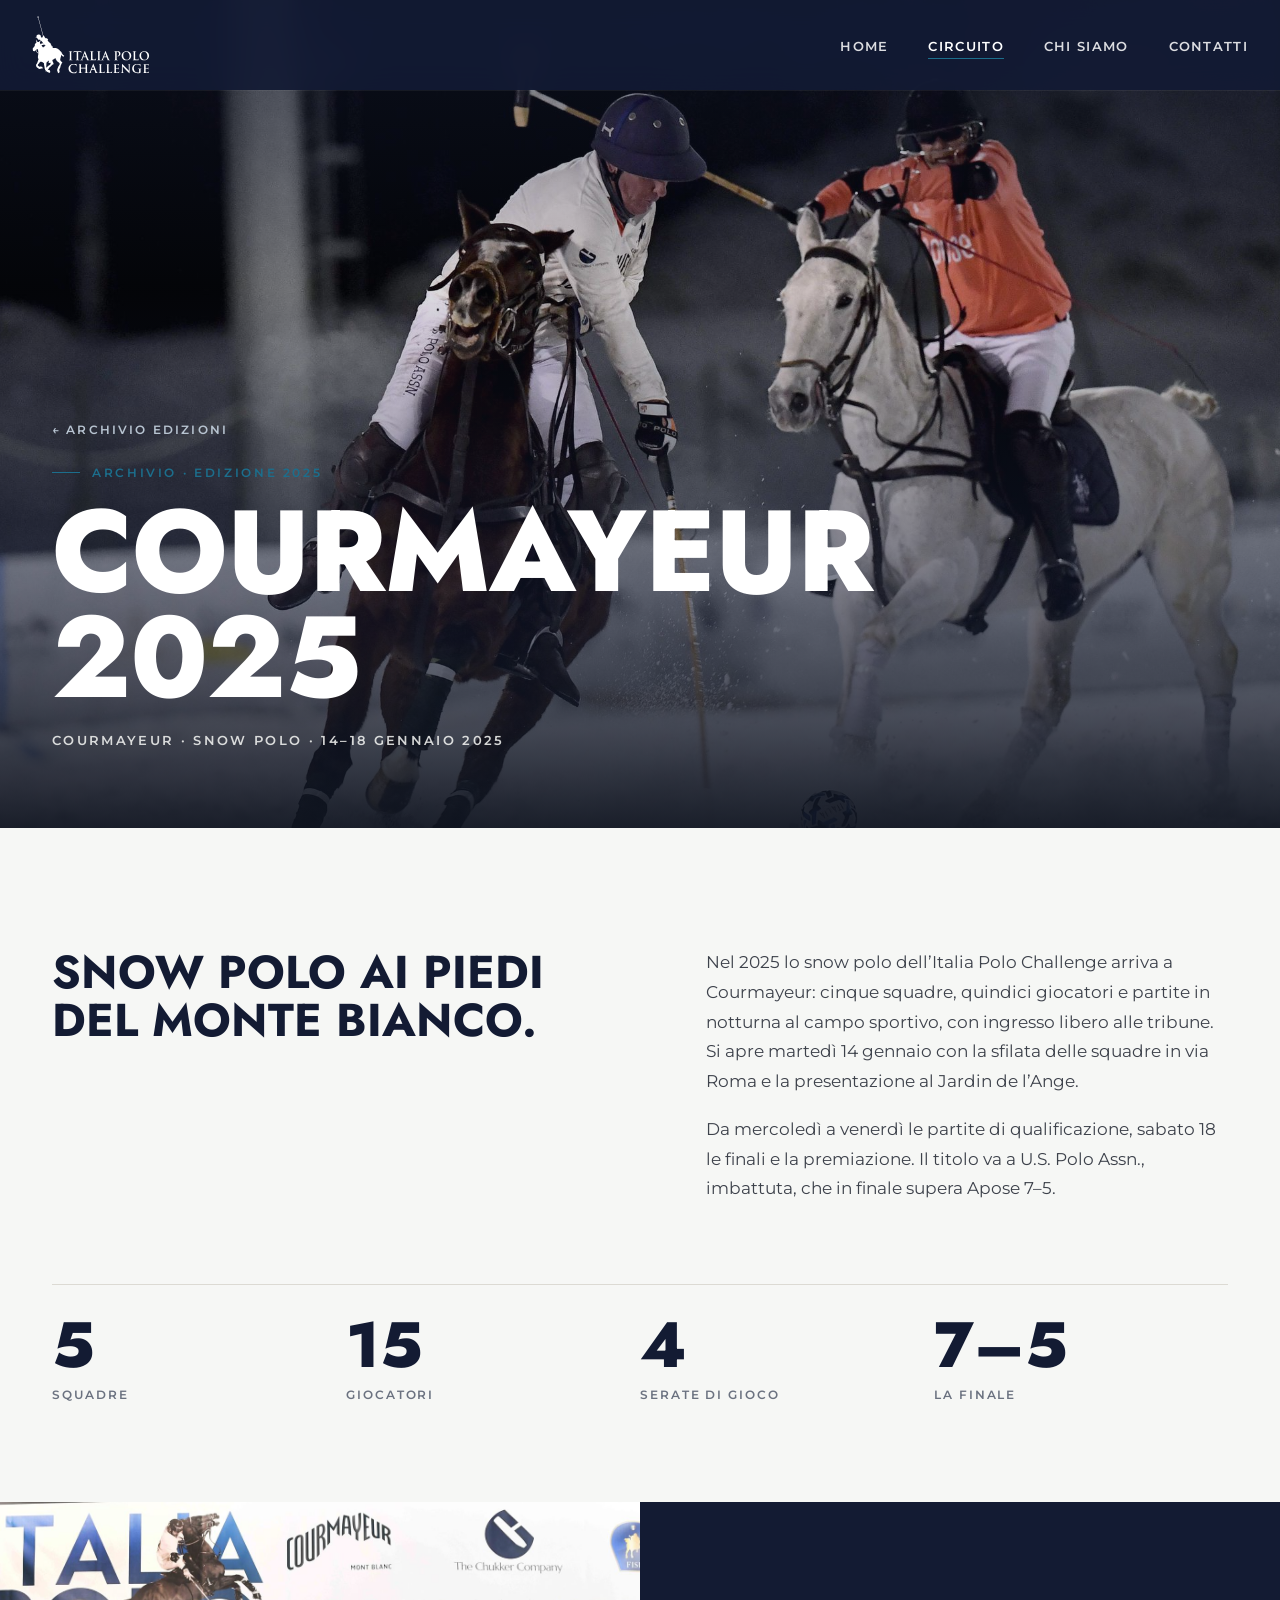
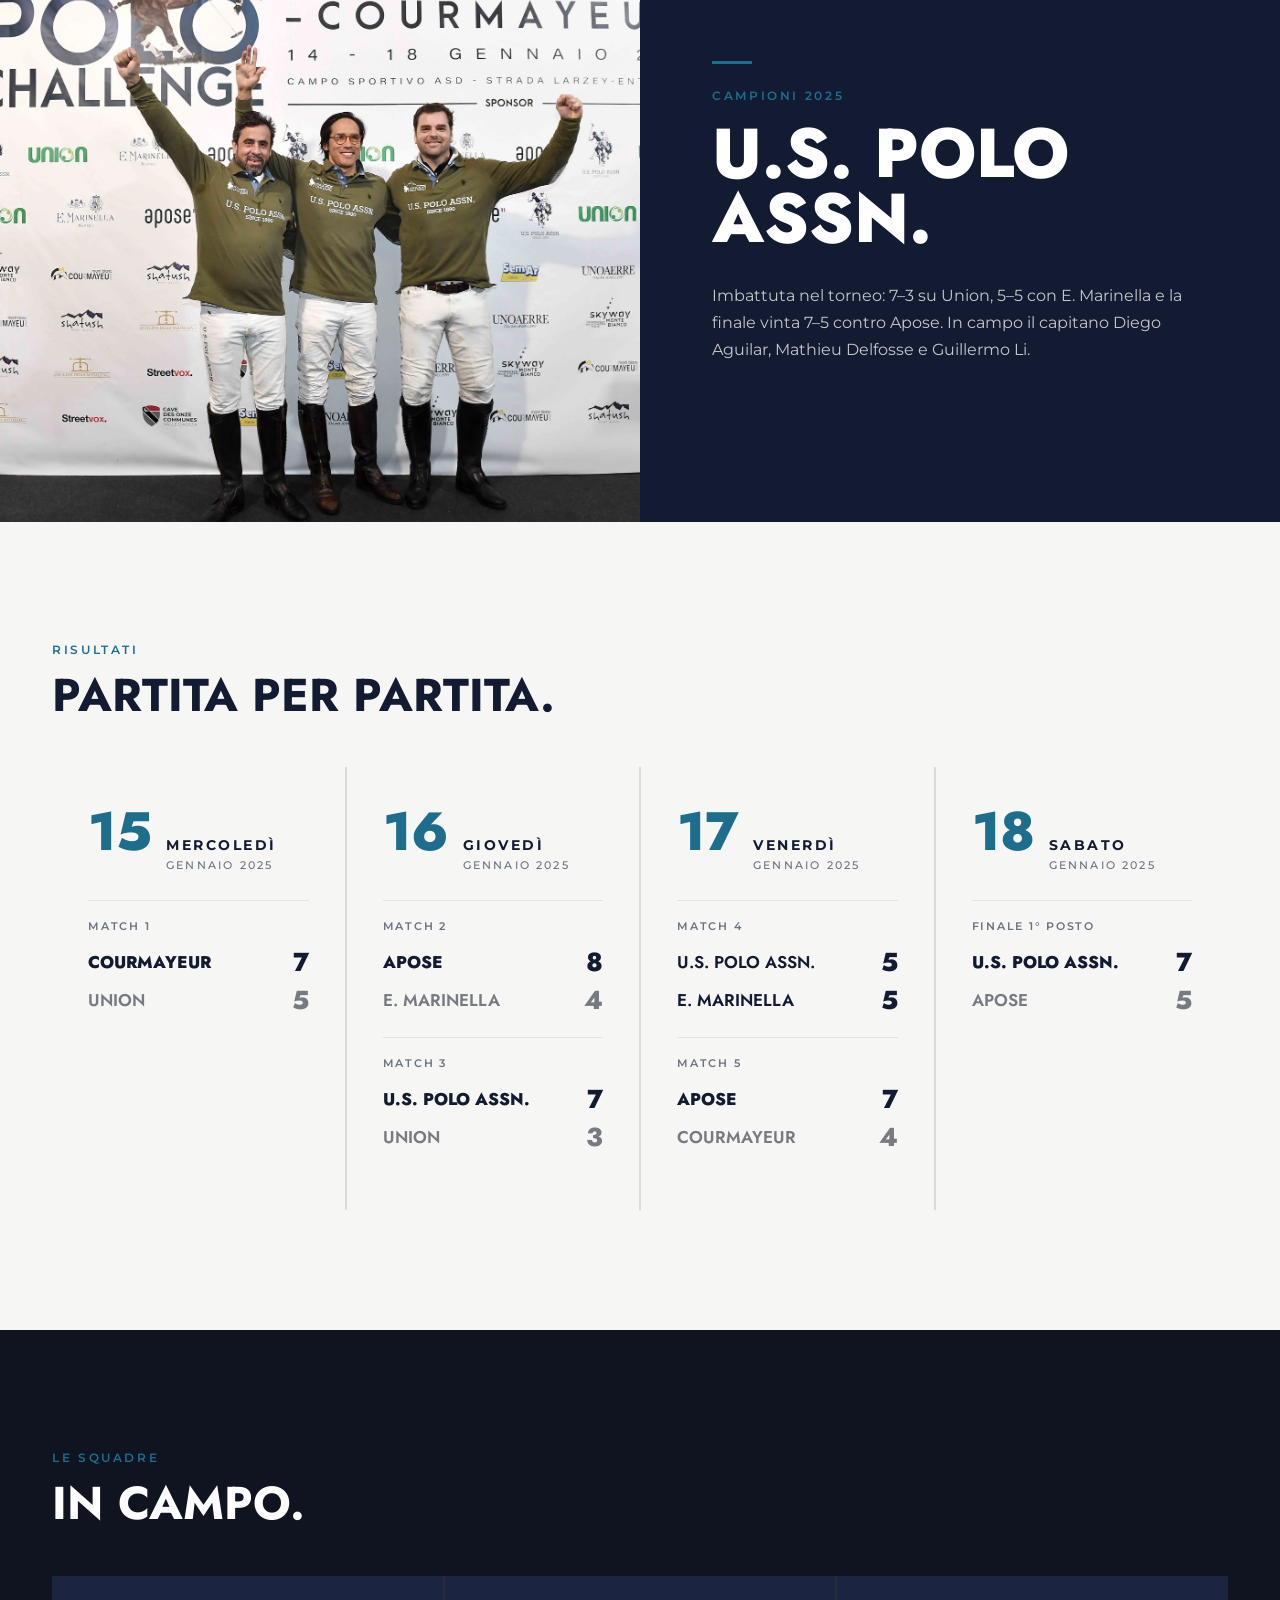
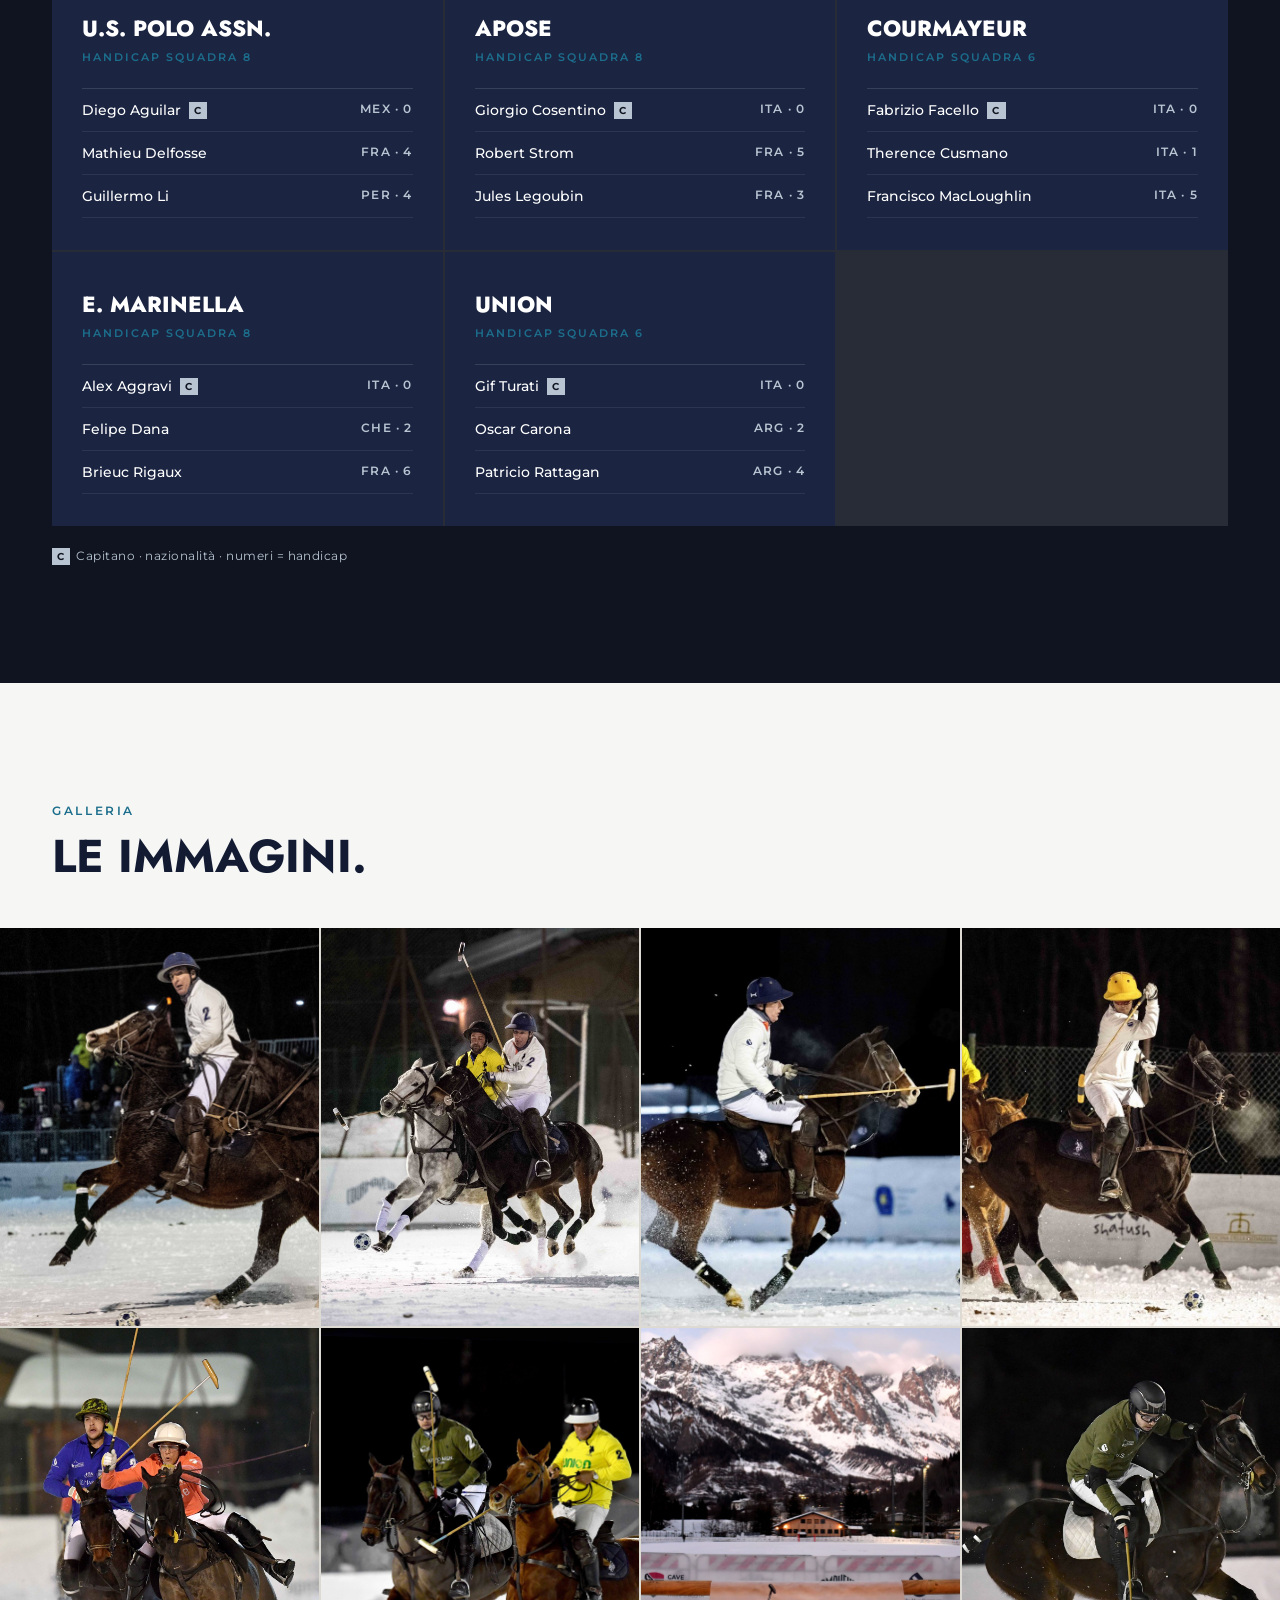
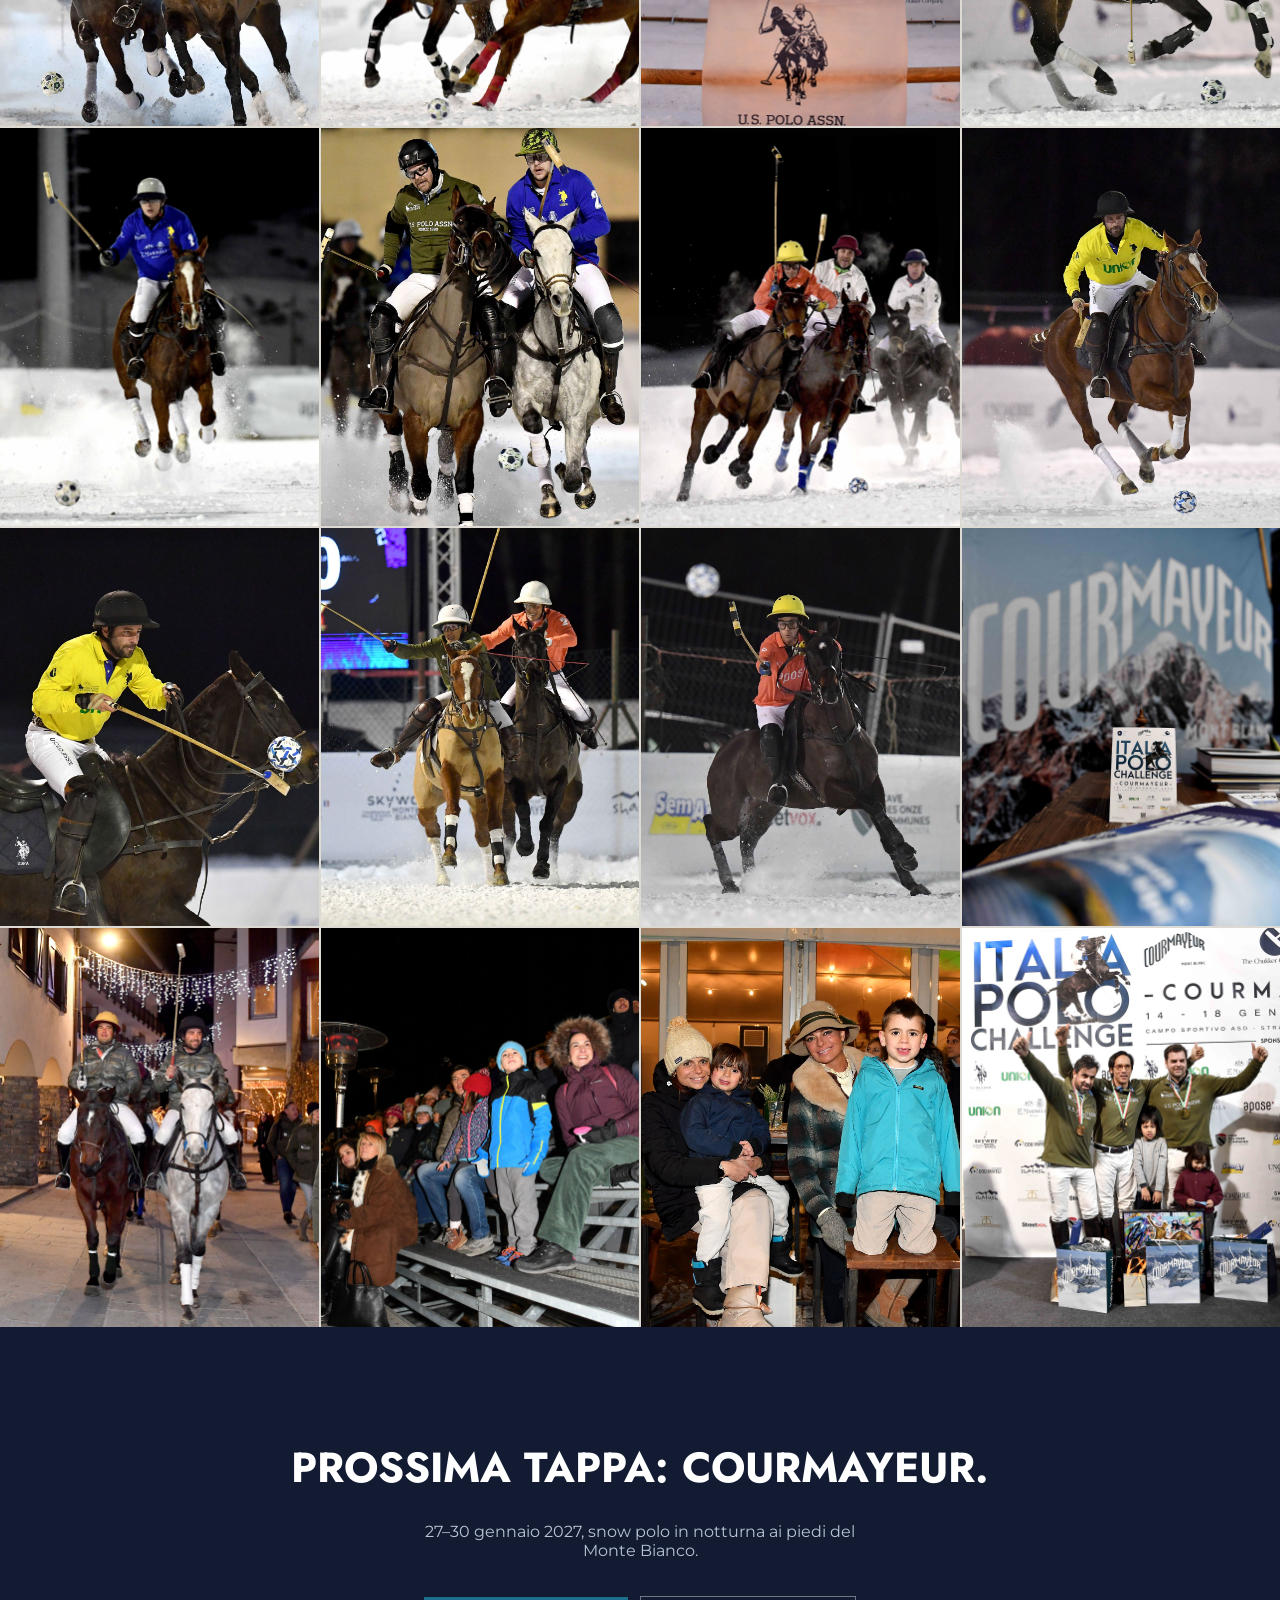
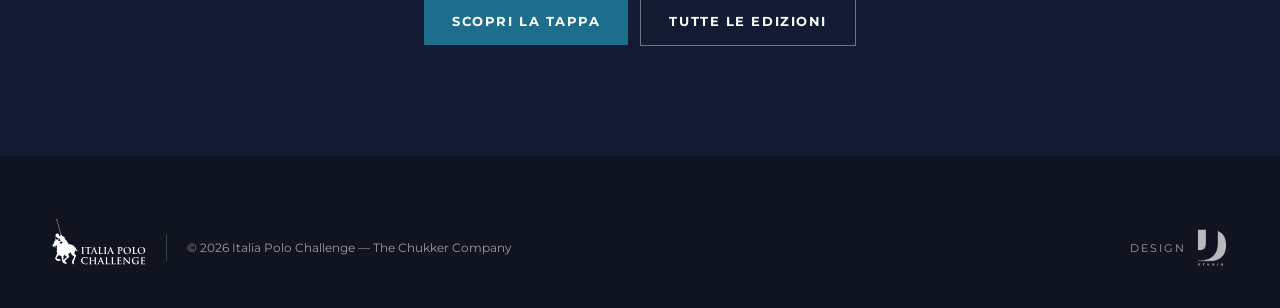
<file: courmayeur-2025.html>
<!DOCTYPE html>
<html lang="it">
<head>
<meta charset="UTF-8">
<meta name="viewport" content="width=device-width, initial-scale=1.0">
<title>Courmayeur 2025 — Italia Polo Challenge</title>
<link rel="icon" href="favicon.ico" sizes="any">
<link rel="icon" href="favicon.svg" type="image/svg+xml">
<link rel="apple-touch-icon" href="apple-touch-icon.png">
<meta name="theme-color" content="#131B33">
<meta name="description" content="Italia Polo Challenge Courmayeur 2025: snow polo in notturna ai piedi del Monte Bianco. Risultati, squadre e foto.">
<meta property="og:title" content="Courmayeur 2025 — Italia Polo Challenge">
<meta property="og:description" content="Snow polo a Courmayeur, 14–18 gennaio 2025. Campioni: U.S. Polo Assn.">
<meta property="og:image" content="https://italiapolochallenge.it/assets/foto/archivio/courmayeur-2025/hero.jpg">
<link rel="preconnect" href="https://fonts.googleapis.com">
<link rel="preconnect" href="https://fonts.gstatic.com" crossorigin>
<link href="https://fonts.googleapis.com/css2?family=Jost:wght@600;700;800&family=Montserrat:wght@400;500;600;700&display=swap" rel="stylesheet">
<style>
  :root {
    --snow: #F6F7F5; --ink: #0F1420; --navy: #131B33; --navy-soft: #1B2542;
    --mist: #B8C4D1;
    --accent: #1C6E8C;
    --font-display: 'Jost', sans-serif;
    --font-h1: 'Jost', sans-serif;
    --font-body: 'Montserrat', -apple-system, sans-serif;
  }
  * { margin: 0; padding: 0; box-sizing: border-box; }
  html { scroll-behavior: smooth; }
  body { background: var(--snow); color: var(--ink); font-family: var(--font-body); -webkit-font-smoothing: antialiased; overflow-x: hidden; }
  img { display: block; max-width: 100%; }
  a { color: inherit; }
  .container { max-width: 1240px; margin: 0 auto; padding: 0 32px; }
  .eyebrow { font-weight: 600; font-size: 12px; letter-spacing: 0.22em; text-transform: uppercase; }

  .site-header {
    position: fixed; top: 0; left: 0; right: 0; z-index: 100;
    display: flex; align-items: center; justify-content: space-between;
    padding: 16px 32px;
    background: rgba(19, 27, 51, 0.92);
    backdrop-filter: saturate(180%) blur(14px);
    box-shadow: 0 1px 0 rgba(255,255,255,0.06);
  }
  .brand { font-family: var(--font-display); font-weight: 800; font-size: 16px; letter-spacing: 0.04em; text-transform: uppercase; color: #fff; text-decoration: none; }
  .nav-links { display: flex; gap: 40px; list-style: none; }
  .nav-links a { font-size: 13px; font-weight: 600; letter-spacing: 0.1em; text-transform: uppercase; color: rgba(255,255,255,0.85); text-decoration: none; padding-bottom: 4px; border-bottom: 1px solid transparent; transition: border-color 0.25s ease, color 0.25s ease; }
  .nav-links a:hover, .nav-links a.active { color: #fff; border-color: #1C6E8C; }
  .nav-hamburger { color: #fff; }

  /* ---------- Hero video ---------- */
  .ed-hero { position: relative; min-height: min(92vh, 980px); display: flex; align-items: flex-end; color: #fff; background: var(--navy); overflow: hidden; }
  .ed-hero video, .ed-hero > img { position: absolute; inset: 0; width: 100%; height: 100%; object-fit: cover; }
  .ed-hero::after { content: ''; position: absolute; inset: 0;
    background: linear-gradient(180deg, rgba(19,27,51,0.55) 0%, rgba(19,27,51,0.15) 35%, rgba(19,27,51,0.55) 70%, rgba(15,20,32,0.95) 100%); }
  .ed-hero .container { position: relative; z-index: 2; width: 100%; padding-bottom: 80px; }
  .back { display: inline-flex; align-items: center; gap: 10px; font-size: 12px; font-weight: 600; letter-spacing: 0.18em; text-transform: uppercase; color: var(--mist); text-decoration: none; margin-bottom: 28px; }
  .back:hover { color: #fff; }
  .ed-hero .eyebrow { color: var(--accent); display: flex; align-items: center; gap: 12px; margin-bottom: 18px; }
  .ed-hero .eyebrow::before { content: ''; width: 28px; height: 1px; background: currentColor; }
  .ed-hero h1 { font-family: var(--font-h1); font-weight: 800; text-transform: uppercase; font-size: clamp(48px, 9vw, 120px); line-height: 0.92; letter-spacing: -0.01em; }
  .ed-hero .sub { margin-top: 22px; font-size: 13px; font-weight: 600; letter-spacing: 0.18em; text-transform: uppercase; color: rgba(246,247,245,0.85); }

  /* ---------- Intro + numeri ---------- */
  .intro { padding: 120px 0 100px; }
  .intro-grid { display: grid; grid-template-columns: 1.1fr 1fr; gap: 80px; align-items: start; }
  .intro h2 { font-family: var(--font-display); font-weight: 700; text-transform: uppercase; font-size: clamp(28px, 3.6vw, 46px); line-height: 1.05; color: var(--navy); }
  .intro p { font-size: 17px; line-height: 1.75; color: rgba(15,20,32,0.8); }
  .intro p + p { margin-top: 18px; }
  .stats { display: grid; grid-template-columns: repeat(4, 1fr); margin-top: 80px; border-top: 1px solid #dcdad3; }
  .stat { padding: 28px 0 0; }
  .stat-num { font-family: var(--font-display); font-weight: 800; font-size: clamp(40px, 5vw, 64px); line-height: 1; color: var(--navy); }
  .stat-label { margin-top: 10px; font-size: 12px; font-weight: 600; letter-spacing: 0.16em; text-transform: uppercase; color: #6b7280; }

  /* ---------- Campioni ---------- */
  .champ { display: grid; grid-template-columns: 1fr 1fr; background: var(--navy); color: #fff; min-height: 620px; }
  .champ-media { position: relative; overflow: hidden; }
  .champ-media img { position: absolute; inset: 0; width: 100%; height: 100%; object-fit: cover; object-position: 50% 40%; }
  .champ-copy { padding: 90px 72px; display: flex; flex-direction: column; justify-content: center; }
  .champ-copy .eyebrow { color: var(--accent); margin-bottom: 18px; }
  .champ-copy h2 { font-family: var(--font-display); font-weight: 800; text-transform: uppercase; font-size: clamp(40px, 5.4vw, 76px); line-height: 0.95; }
  .champ-copy .champ-logo { height: 64px; width: auto; align-self: flex-start; margin: 30px 0 34px; }
  .champ-copy p { font-size: 16px; line-height: 1.7; color: rgba(246,247,245,0.78); max-width: 44ch; }
  .accent-rule { width: 40px; height: 3px; background: var(--accent); margin-bottom: 24px; }

  .champ.solo { grid-template-columns: 1fr; min-height: 0; }
  .champ.solo .champ-copy { max-width: 1240px; margin: 0 auto; width: 100%; padding: 100px 32px; }
  .ed-hero.noimg { min-height: min(64vh, 640px); background: radial-gradient(120% 90% at 85% 10%, color-mix(in srgb, var(--accent) 38%, var(--navy)) 0%, var(--navy) 60%); }
  .match-row.draw .t, .match-row.draw .s { color: var(--navy); }
  .team-card.span { grid-column: 1 / -1; }

  /* ---------- Classifica + risultati ---------- */
  .section { padding: 120px 0; }
  .section-head { margin-bottom: 48px; }
  .section-head .eyebrow { color: var(--accent); display: block; margin-bottom: 14px; }
  .section-head h2 { font-family: var(--font-display); font-weight: 700; text-transform: uppercase; font-size: clamp(28px, 3.6vw, 46px); line-height: 1.05; color: var(--navy); }
  .dark { background: var(--ink); color: #fff; }
  .dark .section-head h2 { color: #fff; }

  .standings { width: 100%; border-collapse: collapse; }
  .standings th { text-align: left; font-size: 11px; font-weight: 600; letter-spacing: 0.16em; text-transform: uppercase; color: var(--mist); padding: 0 12px 16px; border-bottom: 1px solid rgba(255,255,255,0.14); }
  .standings th.n, .standings td.n { text-align: center; width: 90px; }
  .standings td { padding: 22px 12px; border-bottom: 1px solid rgba(255,255,255,0.08); vertical-align: middle; }
  .standings .pos { font-family: var(--font-display); font-weight: 800; font-size: 34px; color: var(--accent); width: 70px; }
  .team { display: flex; align-items: center; gap: 22px; }
  .team .logos { width: 150px; display: flex; align-items: center; gap: 10px; }
  .team .logos img { max-height: 44px; max-width: 140px; width: auto; }
  .team .logos.two img { max-height: 30px; max-width: 70px; }
  .team .name { font-family: var(--font-display); font-weight: 700; font-size: 20px; text-transform: uppercase; letter-spacing: 0.02em; }
  .standings td.n { font-family: var(--font-display); font-weight: 700; font-size: 20px; }
  .standings tr:first-child td { background: color-mix(in srgb, var(--accent) 12%, transparent); }

  .days { display: grid; grid-template-columns: repeat(var(--cols, 3), 1fr); gap: 2px; background: #dcdad3; margin-top: 0; }
  .day { background: var(--snow); padding: 40px 36px 36px; }
  .day-head { display: flex; align-items: baseline; gap: 14px; margin-bottom: 28px; }
  .day-num { font-family: var(--font-display); font-weight: 800; font-size: 54px; line-height: 0.9; color: var(--accent); }
  .day-name { font-weight: 700; font-size: 14px; letter-spacing: 0.18em; text-transform: uppercase; color: var(--navy); }
  .day-name small { display: block; font-weight: 500; font-size: 11px; letter-spacing: 0.2em; color: #6b7280; margin-top: 4px; }
  .match { padding: 18px 0; border-top: 1px solid #e4e2dc; }
  .match-tag { font-size: 11px; font-weight: 600; letter-spacing: 0.16em; text-transform: uppercase; color: #6b7280; margin-bottom: 10px; }
  .match-row { display: grid; grid-template-columns: 1fr auto; align-items: center; gap: 12px; font-family: var(--font-display); text-transform: uppercase; }
  .match-row .t { font-weight: 600; font-size: 17px; color: rgba(15,20,32,0.55); }
  .match-row .s { font-weight: 800; font-size: 26px; color: rgba(15,20,32,0.55); min-width: 36px; text-align: right; }
  .match-row.win .t, .match-row.win .s { color: var(--navy); font-weight: 800; }

  /* ---------- Squadre ---------- */
  .teams { display: grid; grid-template-columns: repeat(var(--cols, 4), 1fr); gap: 2px; background: rgba(255,255,255,0.1); }
  .team-card { background: var(--navy-soft); padding: 36px 30px 32px; }
  .team-card .tl { height: 64px; display: flex; align-items: center; gap: 12px; margin-bottom: 26px; }
  .team-card .tl img { max-height: 56px; max-width: 170px; width: auto; }
  .team-card .tl.two img { max-height: 38px; max-width: 90px; }
  .team-card h3 { font-family: var(--font-display); font-weight: 800; font-size: 22px; text-transform: uppercase; }
  .team-card .hcp { margin-top: 6px; font-size: 11px; font-weight: 600; letter-spacing: 0.18em; text-transform: uppercase; color: var(--accent); }
  .team-card ul { list-style: none; margin-top: 24px; border-top: 1px solid rgba(255,255,255,0.12); }
  .team-card li { display: flex; justify-content: space-between; gap: 10px; padding: 12px 0; border-bottom: 1px solid rgba(255,255,255,0.08); font-size: 14px; font-weight: 500; }
  .team-card li span { color: var(--mist); font-size: 12px; font-weight: 600; letter-spacing: 0.1em; white-space: nowrap; }
  .team-card li em { font-style: normal; display: inline-block; margin-left: 8px; font-size: 10px; font-weight: 700; letter-spacing: 0.12em; color: var(--ink); background: var(--mist); padding: 2px 5px; vertical-align: 1px; }
  .team-card li em.mvp { background: var(--accent); }
  .legend { margin-top: 22px; font-size: 12px; color: var(--mist); letter-spacing: 0.04em; }
  .legend em { font-style: normal; font-size: 10px; font-weight: 700; letter-spacing: 0.12em; color: var(--ink); background: var(--mist); padding: 2px 5px; margin-right: 6px; }
  .legend em.mvp { background: var(--accent); margin-left: 18px; }
  .mvp-line { margin-top: 26px; padding-top: 22px; border-top: 1px solid rgba(255,255,255,0.14); font-size: 12px; font-weight: 600; letter-spacing: 0.18em; text-transform: uppercase; color: var(--accent); }
  .mvp-line b { display: block; margin-top: 8px; font-family: var(--font-display); font-weight: 800; font-size: 26px; letter-spacing: 0.01em; color: #fff; }

  /* ---------- Galleria ---------- */
  .gallery { display: grid; grid-template-columns: repeat(4, 1fr); gap: 2px; background: #dcdad3; }
  .gallery button { position: relative; aspect-ratio: 4/5; overflow: hidden; border: 0; padding: 0; cursor: zoom-in; background: var(--navy); }
  .gallery img { width: 100%; height: 100%; object-fit: cover; transition: transform 0.7s cubic-bezier(0.16,1,0.3,1); }
  .gallery button:hover img { transform: scale(1.05); }
  .lightbox { position: fixed; inset: 0; z-index: 300; background: rgba(15,20,32,0.96); display: none; align-items: center; justify-content: center; }
  .lightbox.open { display: flex; }
  .lightbox img { max-width: 92vw; max-height: 88vh; width: auto; height: auto; }
  .lb-btn { position: absolute; background: none; border: 0; color: #fff; font-size: 40px; line-height: 1; cursor: pointer; padding: 18px; opacity: 0.8; font-family: var(--font-body); }
  .lb-btn:hover { opacity: 1; }
  .lb-close { top: 10px; right: 14px; font-size: 34px; }
  .lb-prev { left: 8px; top: 50%; transform: translateY(-50%); }
  .lb-next { right: 8px; top: 50%; transform: translateY(-50%); }
  .lb-count { position: absolute; bottom: 22px; left: 0; right: 0; text-align: center; font-size: 12px; letter-spacing: 0.2em; color: var(--mist); }

  /* ---------- Aftermovie ---------- */
  .film video { width: 100%; height: auto; display: block; background: #000; }
  .film .note { margin-top: 16px; font-size: 12px; letter-spacing: 0.14em; text-transform: uppercase; color: var(--mist); }

  /* ---------- Partner ---------- */
  .partners { display: grid; grid-template-columns: repeat(6, 1fr); align-items: center; justify-items: center; row-gap: 48px; column-gap: 24px; }
  .partners img { width: auto; opacity: 0.9; }

  .cta-band { background: var(--navy); color: #fff; text-align: center; padding: 110px 32px; }
  .cta-band h2 { font-family: var(--font-display); font-weight: 700; text-transform: uppercase; font-size: clamp(26px,3.4vw,42px); margin-bottom: 24px; }
  .cta-band p { color: var(--mist); max-width: 480px; margin: 0 auto 36px; font-size: 16px; }
  .btn { display: inline-flex; align-items: center; gap: 10px; font-size: 13px; font-weight: 700; letter-spacing: 0.12em; text-transform: uppercase; padding: 16px 28px; text-decoration: none; transition: transform 0.25s ease; }
  .btn-primary { background: #1C6E8C; color: #fff; }
  .btn-primary:hover { transform: translateY(-2px); }
  .btn-ghost { border: 1px solid rgba(255,255,255,0.4); color: #fff; margin-left: 12px; }

  footer { background: var(--ink); color: rgba(246,247,245,0.6); padding: 60px 0 40px; }
  .footer-bottom { display: flex; justify-content: space-between; align-items: center; font-size: 12px; flex-wrap: wrap; gap: 12px; }
  .footer-bottom a { color: rgba(246,247,245,0.6); text-decoration: none; }

  @media (max-width: 860px) {
    .nav-links { display: none; }
    .nav-hamburger { display: flex; }
  }
  @media (max-width: 960px) {
    .intro-grid { grid-template-columns: 1fr; gap: 32px; }
    .champ { grid-template-columns: 1fr; }
    .champ-media { height: 90vw; max-height: 620px; }
    .champ-copy { padding: 60px 32px; }
    .days { grid-template-columns: 1fr; }
    .teams { grid-template-columns: repeat(2, 1fr); }
    .champ.solo .champ-copy { padding: 60px 32px; }
    .gallery { grid-template-columns: repeat(3, 1fr); }
    .partners { grid-template-columns: repeat(4, 1fr); }
  }
  @media (max-width: 600px) {
    .container { padding: 0 20px; }
    .ed-hero { min-height: min(78vh, 760px); }
    .stats { grid-template-columns: repeat(2, 1fr); row-gap: 20px; }
    .standings th.hide, .standings td.hide { display: none; }
    .standings .pos { width: 40px; font-size: 26px; }
    .team { gap: 12px; }
    .team .logos { display: none; }
    .team .name { font-size: 16px; }
    .standings th.n, .standings td.n { width: 52px; }
    .teams { grid-template-columns: 1fr; }
    .gallery { grid-template-columns: repeat(2, 1fr); }
    .partners { grid-template-columns: repeat(3, 1fr); row-gap: 36px; }
    .btn-ghost { margin: 12px 0 0; }
  }
</style>
<link rel="stylesheet" href="anim.css?v=3">
</head>
<body>

<header class="site-header">
  <a href="index.html" class="brand"><img src="assets/loghi/ipc-white.svg" alt="Italia Polo Challenge"></a>
  <ul class="nav-links">
    <li><a href="index.html">Home</a></li>
    <li><a href="circuito.html" class="active">Circuito</a></li>
    <li><a href="chi-siamo.html">Chi Siamo</a></li>
    <li><a href="contatti.html">Contatti</a></li>
  </ul>
  <button class="nav-hamburger" aria-label="Menu"><span></span><span></span><span></span></button>
</header>

<div class="nav-overlay">
  <a href="index.html">Home</a>
  <a href="circuito.html">Circuito</a>
  <a href="chi-siamo.html">Chi Siamo</a>
  <a href="contatti.html">Contatti</a>
</div>

<section class="ed-hero">
  <img src="assets/foto/archivio/courmayeur-2025/hero.jpg" alt="Courmayeur 2025, una fase di gioco">
  <div class="container">
    <a class="back" href="circuito.html#archivio">&larr; Archivio edizioni</a>
    <div class="eyebrow">Archivio &middot; Edizione 2025</div>
    <h1>Courmayeur<br>2025</h1>
    <div class="sub">Courmayeur &middot; Snow polo &middot; 14&ndash;18 gennaio 2025</div>
  </div>
</section>

<section class="intro">
  <div class="container">
    <div class="intro-grid">
      <h2 data-anim>Snow polo ai piedi del Monte Bianco.</h2>
      <div data-anim>
        <p>Nel 2025 lo snow polo dell&rsquo;Italia Polo Challenge arriva a Courmayeur: cinque squadre, quindici giocatori e partite in notturna al campo sportivo, con ingresso libero alle tribune. Si apre marted&igrave; 14 gennaio con la sfilata delle squadre in via Roma e la presentazione al Jardin de l&rsquo;Ange.</p>
        <p>Da mercoled&igrave; a venerd&igrave; le partite di qualificazione, sabato 18 le finali e la premiazione. Il titolo va a U.S. Polo Assn., imbattuta, che in finale supera Apose 7&ndash;5.</p>
      </div>
    </div>
    <div class="stats" data-anim>
      <div class="stat"><div class="stat-num">5</div><div class="stat-label">Squadre</div></div>
      <div class="stat"><div class="stat-num">15</div><div class="stat-label">Giocatori</div></div>
      <div class="stat"><div class="stat-num">4</div><div class="stat-label">Serate di gioco</div></div>
      <div class="stat"><div class="stat-num">7&ndash;5</div><div class="stat-label">La finale</div></div>
    </div>
  </div>
</section>

<section class="champ">
  <div class="champ-media"><img src="assets/foto/archivio/courmayeur-2025/champ.jpg" alt="U.S. Polo Assn. alla premiazione di Courmayeur 2025" loading="lazy"></div>
  <div class="champ-copy" data-anim>
    <div class="accent-rule"></div>
    <div class="eyebrow">Campioni 2025</div>
    <h2>U.S. Polo Assn.</h2>
    <p style="margin-top:30px">Imbattuta nel torneo: 7&ndash;3 su Union, 5&ndash;5 con E. Marinella e la finale vinta 7&ndash;5 contro Apose. In campo il capitano Diego Aguilar, Mathieu Delfosse e Guillermo Li.</p>
  </div>
</section>

<section class="section">
  <div class="container">
    <div class="section-head" data-anim>
      <span class="eyebrow">Risultati</span>
      <h2>Partita per partita.</h2>
    </div>
  </div>
  <div class="container">
    <div class="days" data-anim style="--cols:4">
      <div class="day">
        <div class="day-head"><span class="day-num">15</span><span class="day-name">Mercoled&igrave;<small>Gennaio 2025</small></span></div>
        <div class="match"><div class="match-tag">Match 1</div>
          <div class="match-row win"><span class="t">Courmayeur</span><span class="s">7</span></div>
          <div class="match-row "><span class="t">Union</span><span class="s">5</span></div></div>
      </div>
      <div class="day">
        <div class="day-head"><span class="day-num">16</span><span class="day-name">Gioved&igrave;<small>Gennaio 2025</small></span></div>
        <div class="match"><div class="match-tag">Match 2</div>
          <div class="match-row win"><span class="t">Apose</span><span class="s">8</span></div>
          <div class="match-row "><span class="t">E. Marinella</span><span class="s">4</span></div></div>
        <div class="match"><div class="match-tag">Match 3</div>
          <div class="match-row win"><span class="t">U.S. Polo Assn.</span><span class="s">7</span></div>
          <div class="match-row "><span class="t">Union</span><span class="s">3</span></div></div>
      </div>
      <div class="day">
        <div class="day-head"><span class="day-num">17</span><span class="day-name">Venerd&igrave;<small>Gennaio 2025</small></span></div>
        <div class="match"><div class="match-tag">Match 4</div>
          <div class="match-row draw"><span class="t">U.S. Polo Assn.</span><span class="s">5</span></div>
          <div class="match-row draw"><span class="t">E. Marinella</span><span class="s">5</span></div></div>
        <div class="match"><div class="match-tag">Match 5</div>
          <div class="match-row win"><span class="t">Apose</span><span class="s">7</span></div>
          <div class="match-row "><span class="t">Courmayeur</span><span class="s">4</span></div></div>
      </div>
      <div class="day">
        <div class="day-head"><span class="day-num">18</span><span class="day-name">Sabato<small>Gennaio 2025</small></span></div>
        <div class="match"><div class="match-tag">Finale 1&deg; posto</div>
          <div class="match-row win"><span class="t">U.S. Polo Assn.</span><span class="s">7</span></div>
          <div class="match-row "><span class="t">Apose</span><span class="s">5</span></div></div>
      </div>
    </div>
  </div>
</section>

<section class="section dark">
  <div class="container">
    <div class="section-head" data-anim>
      <span class="eyebrow">Le squadre</span>
      <h2>In campo.</h2>
    </div>
    <div class="teams" data-anim style="--cols:3">
      <div class="team-card">
        <h3>U.S. Polo Assn.</h3><div class="hcp">Handicap squadra 8</div>
        <ul><li><div>Diego Aguilar<em>C</em></div><span>MEX &middot; 0</span></li><li>Mathieu Delfosse<span>FRA &middot; 4</span></li><li>Guillermo Li<span>PER &middot; 4</span></li></ul>
      </div>
      <div class="team-card">
        <h3>Apose</h3><div class="hcp">Handicap squadra 8</div>
        <ul><li><div>Giorgio Cosentino<em>C</em></div><span>ITA &middot; 0</span></li><li>Robert Strom<span>FRA &middot; 5</span></li><li>Jules Legoubin<span>FRA &middot; 3</span></li></ul>
      </div>
      <div class="team-card">
        <h3>Courmayeur</h3><div class="hcp">Handicap squadra 6</div>
        <ul><li><div>Fabrizio Facello<em>C</em></div><span>ITA &middot; 0</span></li><li>Therence Cusmano<span>ITA &middot; 1</span></li><li>Francisco MacLoughlin<span>ITA &middot; 5</span></li></ul>
      </div>
      <div class="team-card">
        <h3>E. Marinella</h3><div class="hcp">Handicap squadra 8</div>
        <ul><li><div>Alex Aggravi<em>C</em></div><span>ITA &middot; 0</span></li><li>Felipe Dana<span>CHE &middot; 2</span></li><li>Brieuc Rigaux<span>FRA &middot; 6</span></li></ul>
      </div>
      <div class="team-card">
        <h3>Union</h3><div class="hcp">Handicap squadra 6</div>
        <ul><li><div>Gif Turati<em>C</em></div><span>ITA &middot; 0</span></li><li>Oscar Carona<span>ARG &middot; 2</span></li><li>Patricio Rattagan<span>ARG &middot; 4</span></li></ul>
      </div>
    </div>
    <div class="legend"><em>C</em>Capitano &middot; nazionalit&agrave; &middot; numeri = handicap</div>
  </div>
</section>

<section class="section" style="padding-bottom:0">
  <div class="container">
    <div class="section-head" data-anim>
      <span class="eyebrow">Galleria</span>
      <h2>Le immagini.</h2>
    </div>
  </div>
  <div class="gallery" id="gallery"></div>
</section>

<section class="cta-band">
  <div class="container">
    <h2>Prossima tappa: Courmayeur.</h2>
    <p>27&ndash;30 gennaio 2027, snow polo in notturna ai piedi del Monte Bianco.</p>
    <a href="circuito.html#courmayeur" class="btn btn-primary">Scopri la tappa</a><a href="circuito.html#archivio" class="btn btn-ghost">Tutte le edizioni</a>
  </div>
</section>

<footer>
  <div class="container footer-bottom">
    <div class="footer-id"><a href="index.html"><img class="footer-logo" src="assets/loghi/ipc-white.svg" alt="Italia Polo Challenge"></a><span>© 2026 Italia Polo Challenge — The Chukker Company</span></div>
    <a class="jd-credit" href="https://juridabiankov.com/" target="_blank" rel="noopener"><span>Design</span><img src="assets/loghi/jd-studio-white.png" alt="JD Studio"></a>
  </div>
</footer>

<div class="lightbox" id="lb" role="dialog" aria-modal="true" aria-label="Galleria foto">
  <button class="lb-btn lb-close" aria-label="Chiudi">&times;</button>
  <button class="lb-btn lb-prev" aria-label="Foto precedente">&lsaquo;</button>
  <img alt="">
  <button class="lb-btn lb-next" aria-label="Foto successiva">&rsaquo;</button>
  <div class="lb-count"></div>
</div>

<script src="anim.js?v=1"></script>
<script>
  // Galleria: 20 foto + lightbox con frecce e tastiera
  (() => {
    const N = 20, dir = 'assets/foto/archivio/courmayeur-2025/';
    const src = (i) => dir + 'g' + String(i).padStart(2, '0') + '.jpg';
    const g = document.getElementById('gallery'), lb = document.getElementById('lb'), im = lb.querySelector('img'), ct = lb.querySelector('.lb-count');
    let cur = 1;
    for (let i = 1; i <= N; i++) {
      const b = document.createElement('button'); b.setAttribute('aria-label', 'Apri foto ' + i);
      b.innerHTML = '<img src="' + src(i) + '" alt="Fieracavalli 2026, foto ' + i + '" loading="lazy">';
      b.addEventListener('click', () => show(i)); g.appendChild(b);
    }
    const show = (i) => { cur = (i + N - 1) % N + 1; im.src = src(cur); ct.textContent = cur + ' / ' + N; lb.classList.add('open'); document.body.style.overflow = 'hidden'; };
    const close = () => { lb.classList.remove('open'); document.body.style.overflow = ''; };
    lb.querySelector('.lb-close').onclick = close;
    lb.querySelector('.lb-prev').onclick = (e) => { e.stopPropagation(); show(cur - 1); };
    lb.querySelector('.lb-next').onclick = (e) => { e.stopPropagation(); show(cur + 1); };
    lb.addEventListener('click', (e) => { if (e.target === lb) close(); });
    document.addEventListener('keydown', (e) => {
      if (!lb.classList.contains('open')) return;
      if (e.key === 'Escape') close(); if (e.key === 'ArrowLeft') show(cur - 1); if (e.key === 'ArrowRight') show(cur + 1);
    });
  })();
</script>
</body>
</html>
</file>
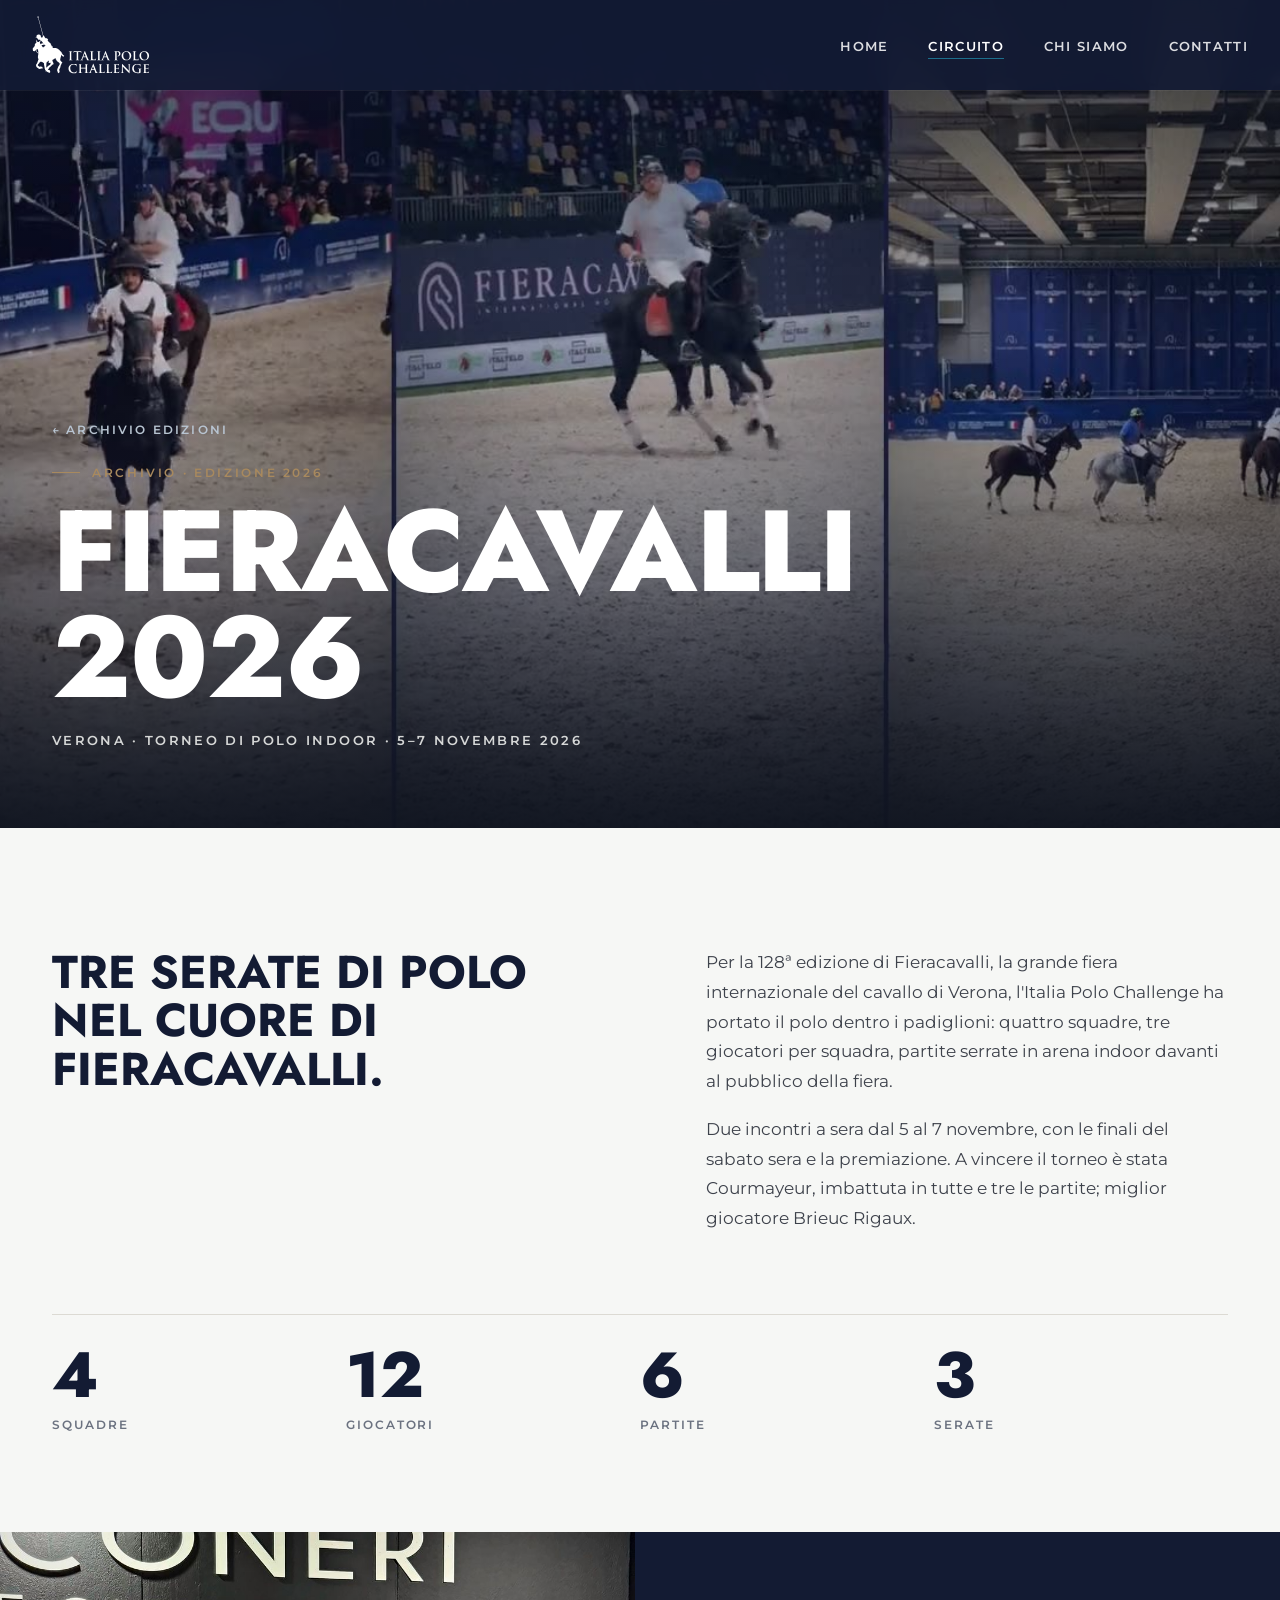
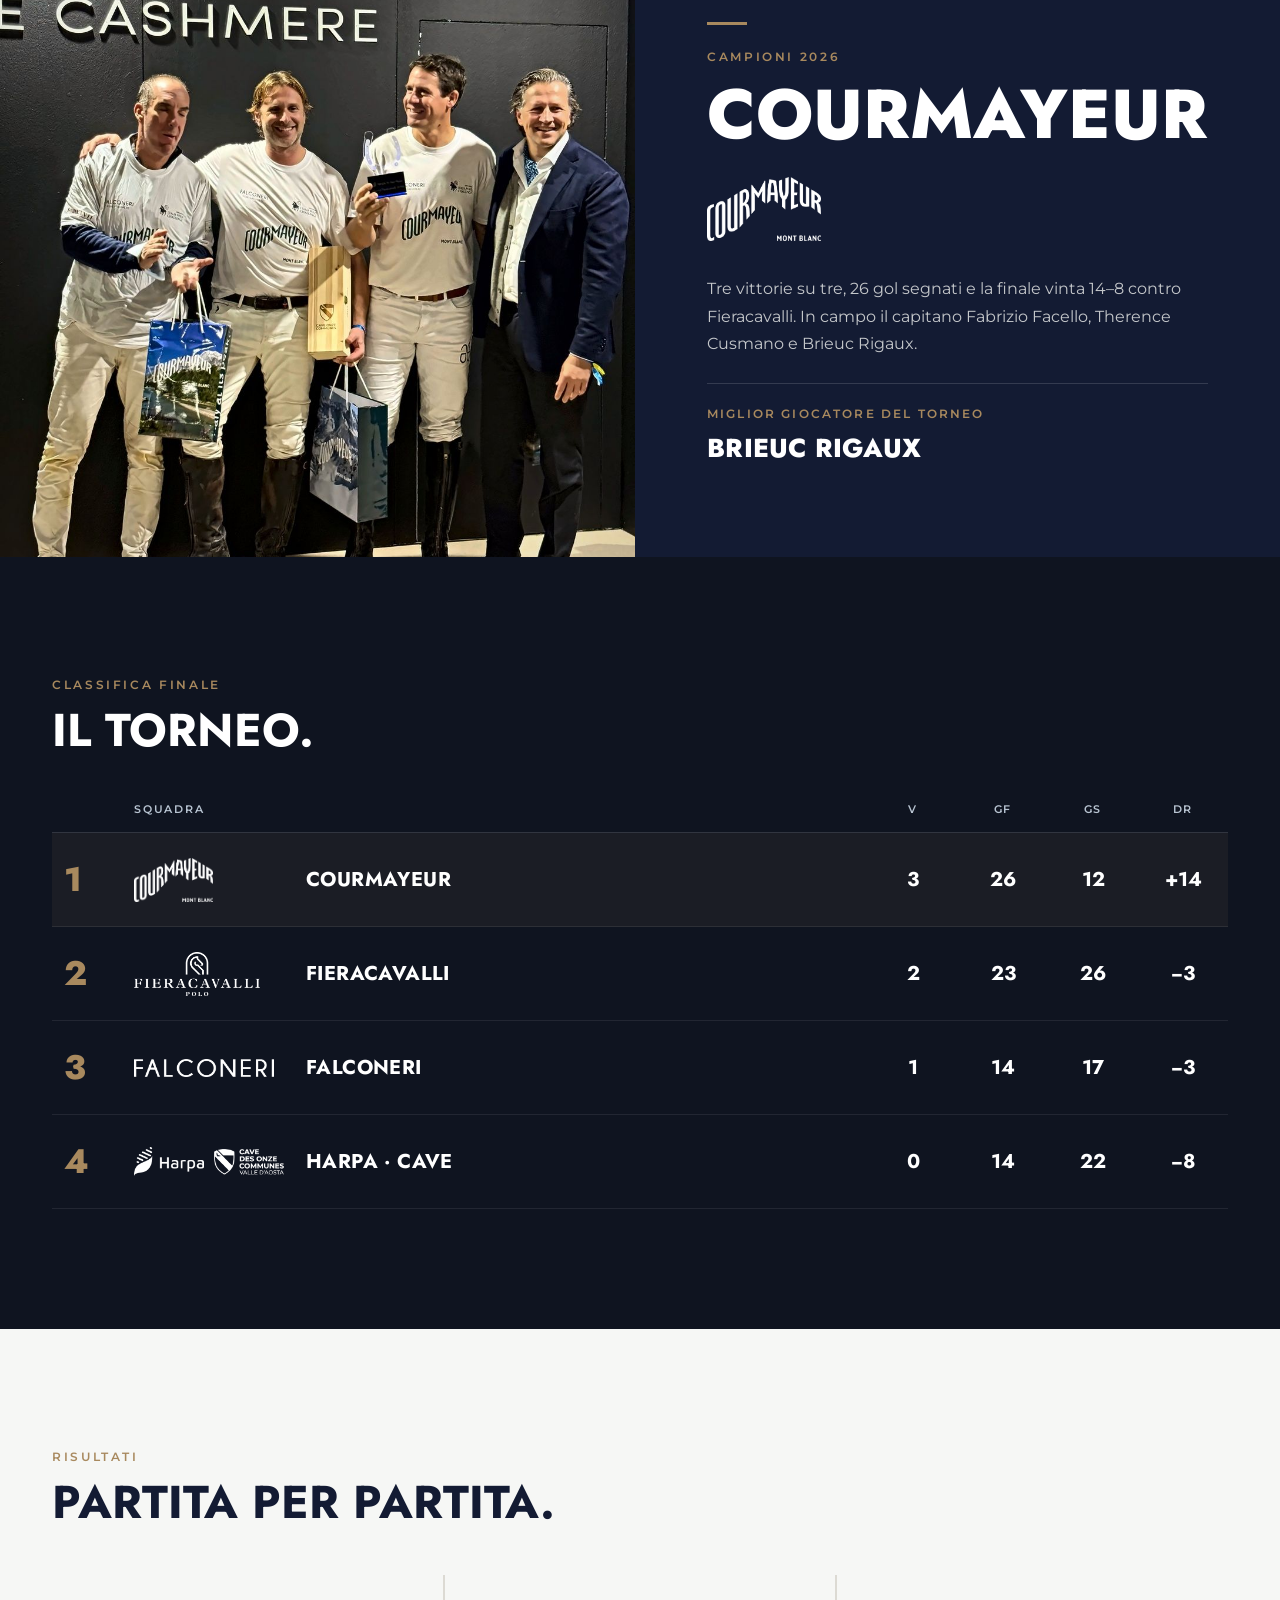
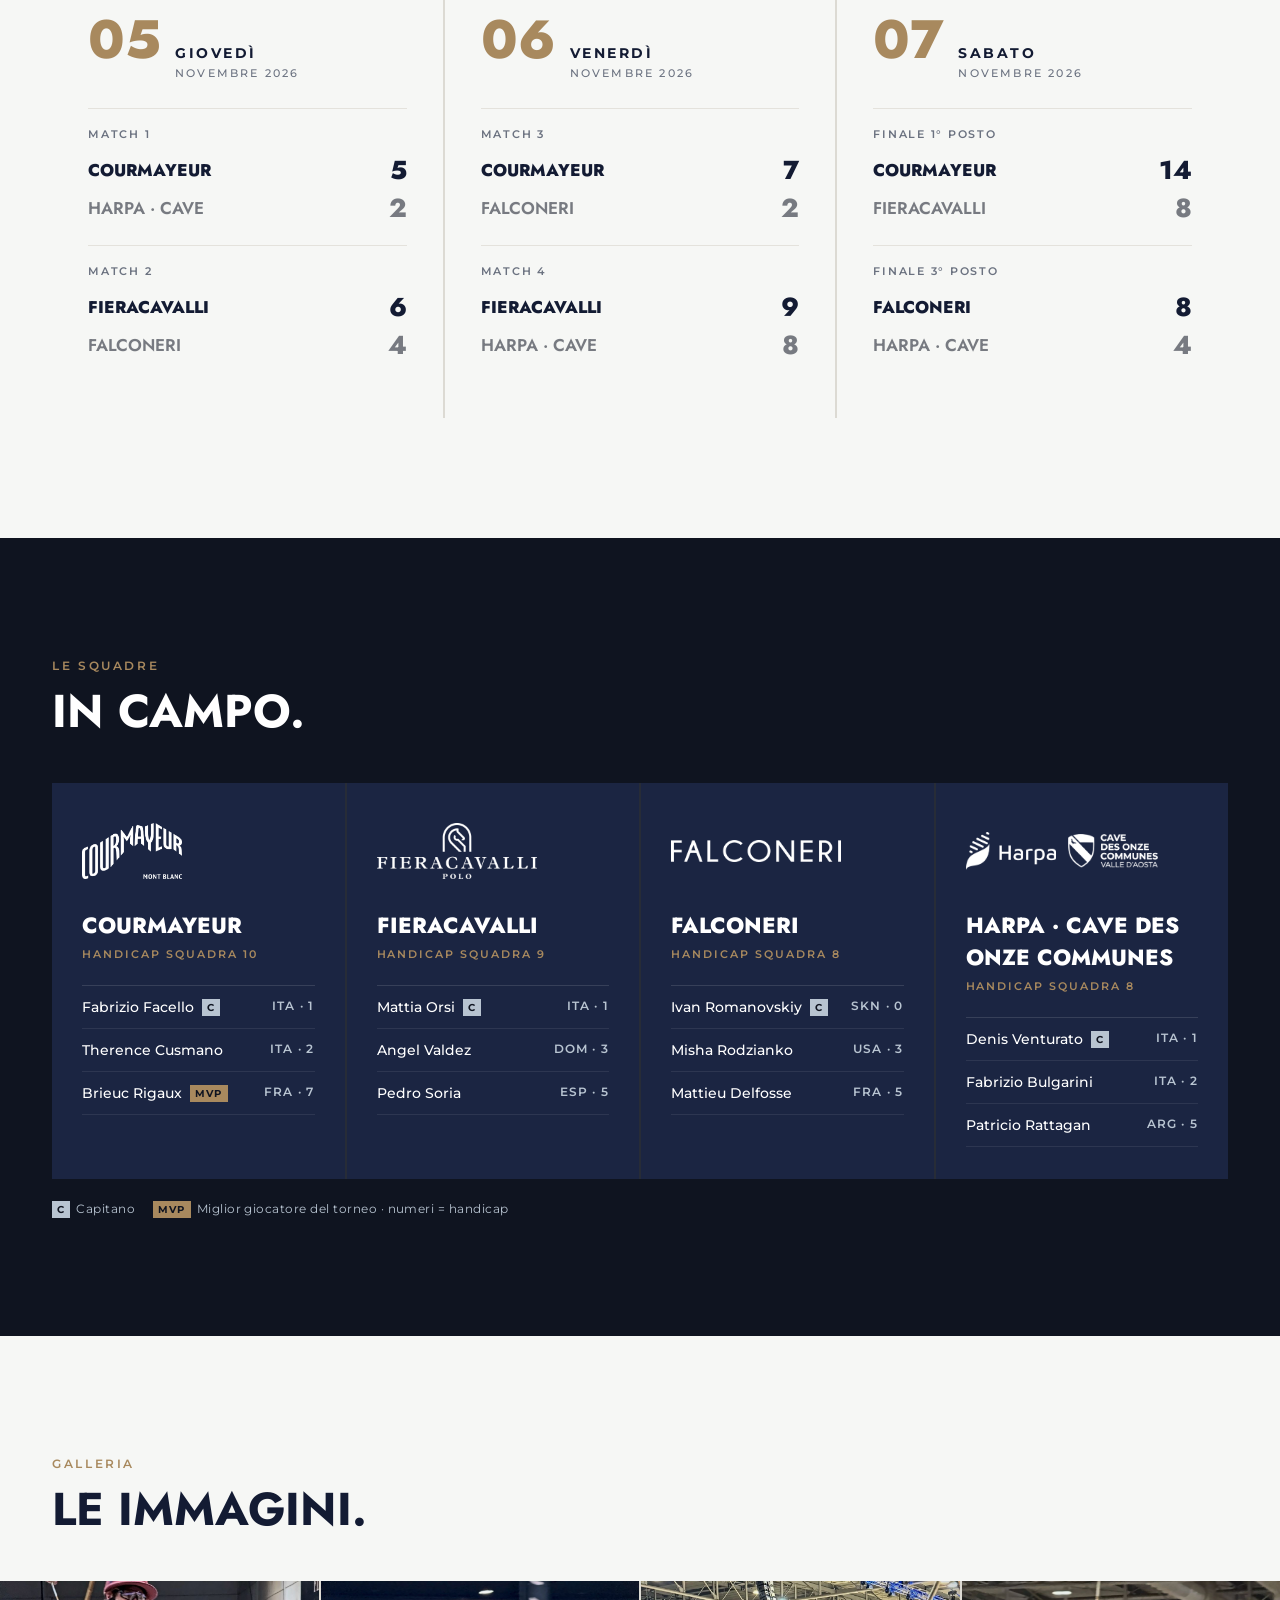
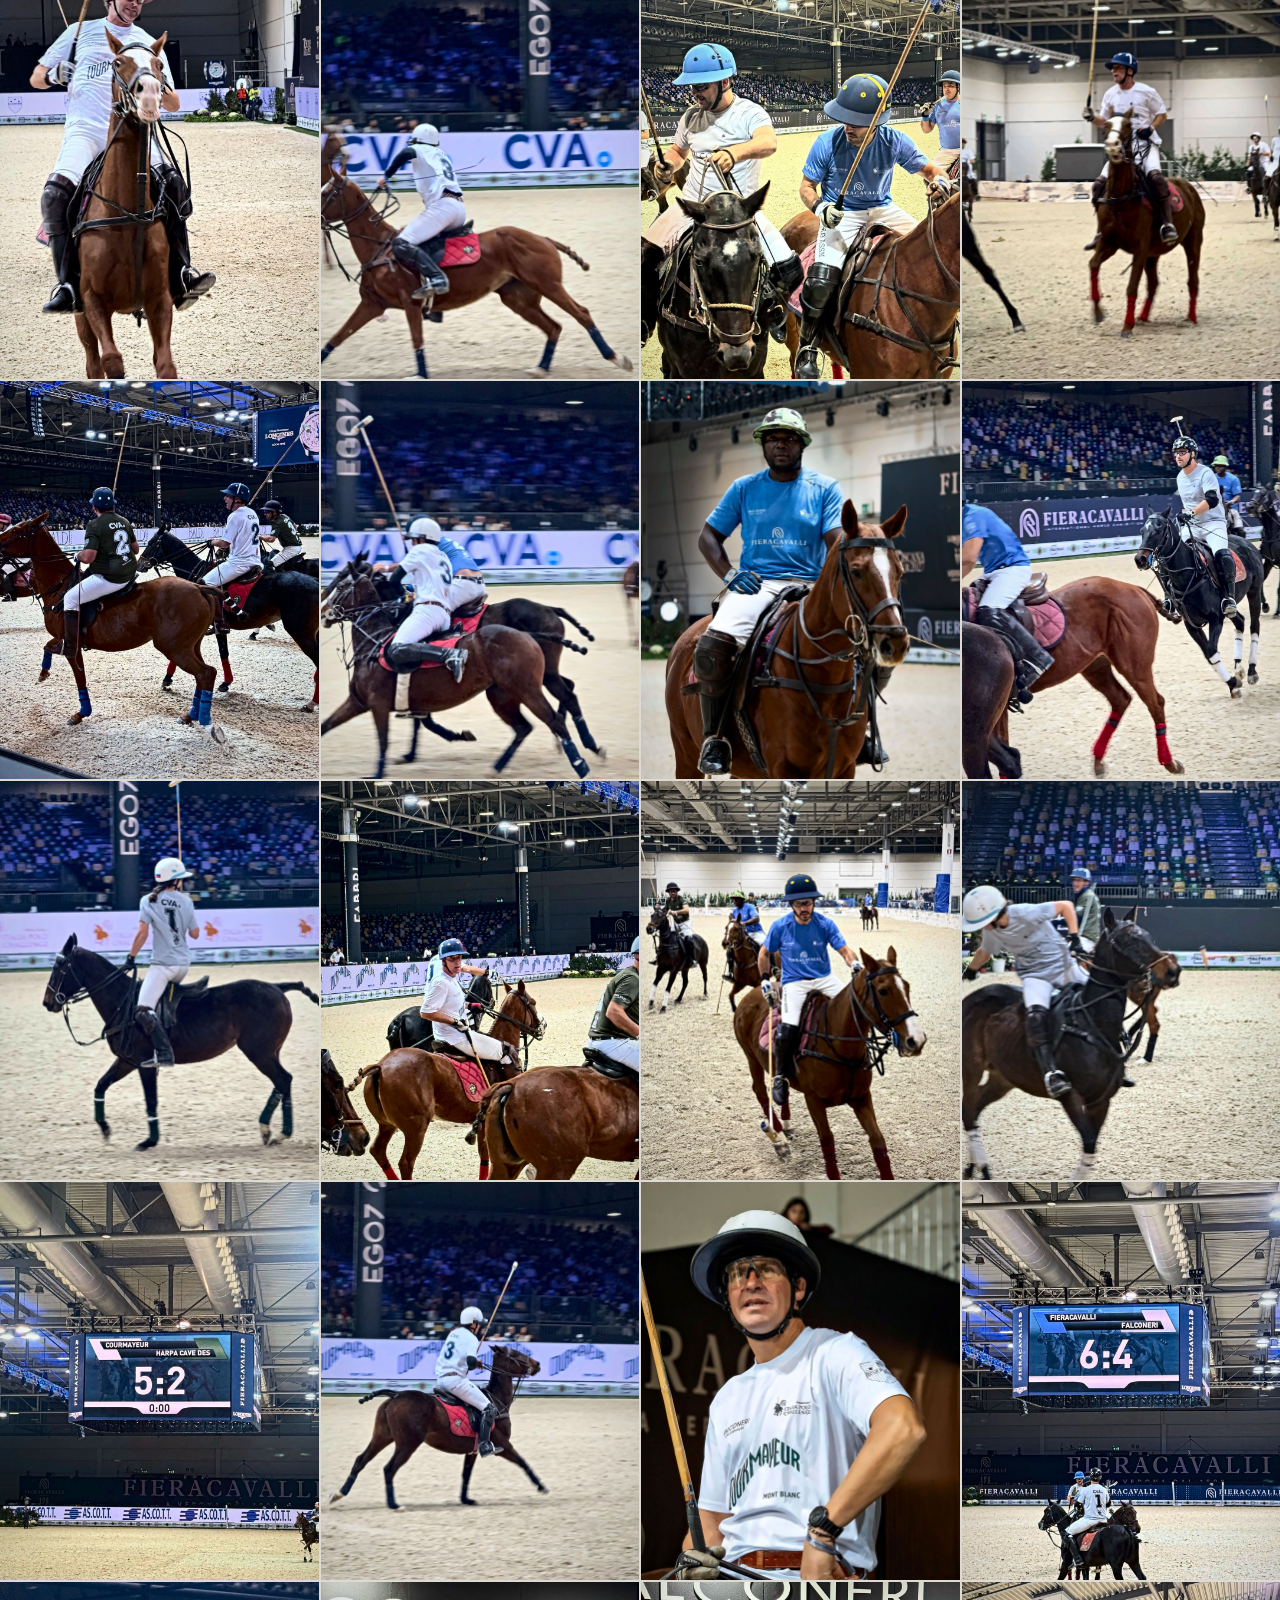
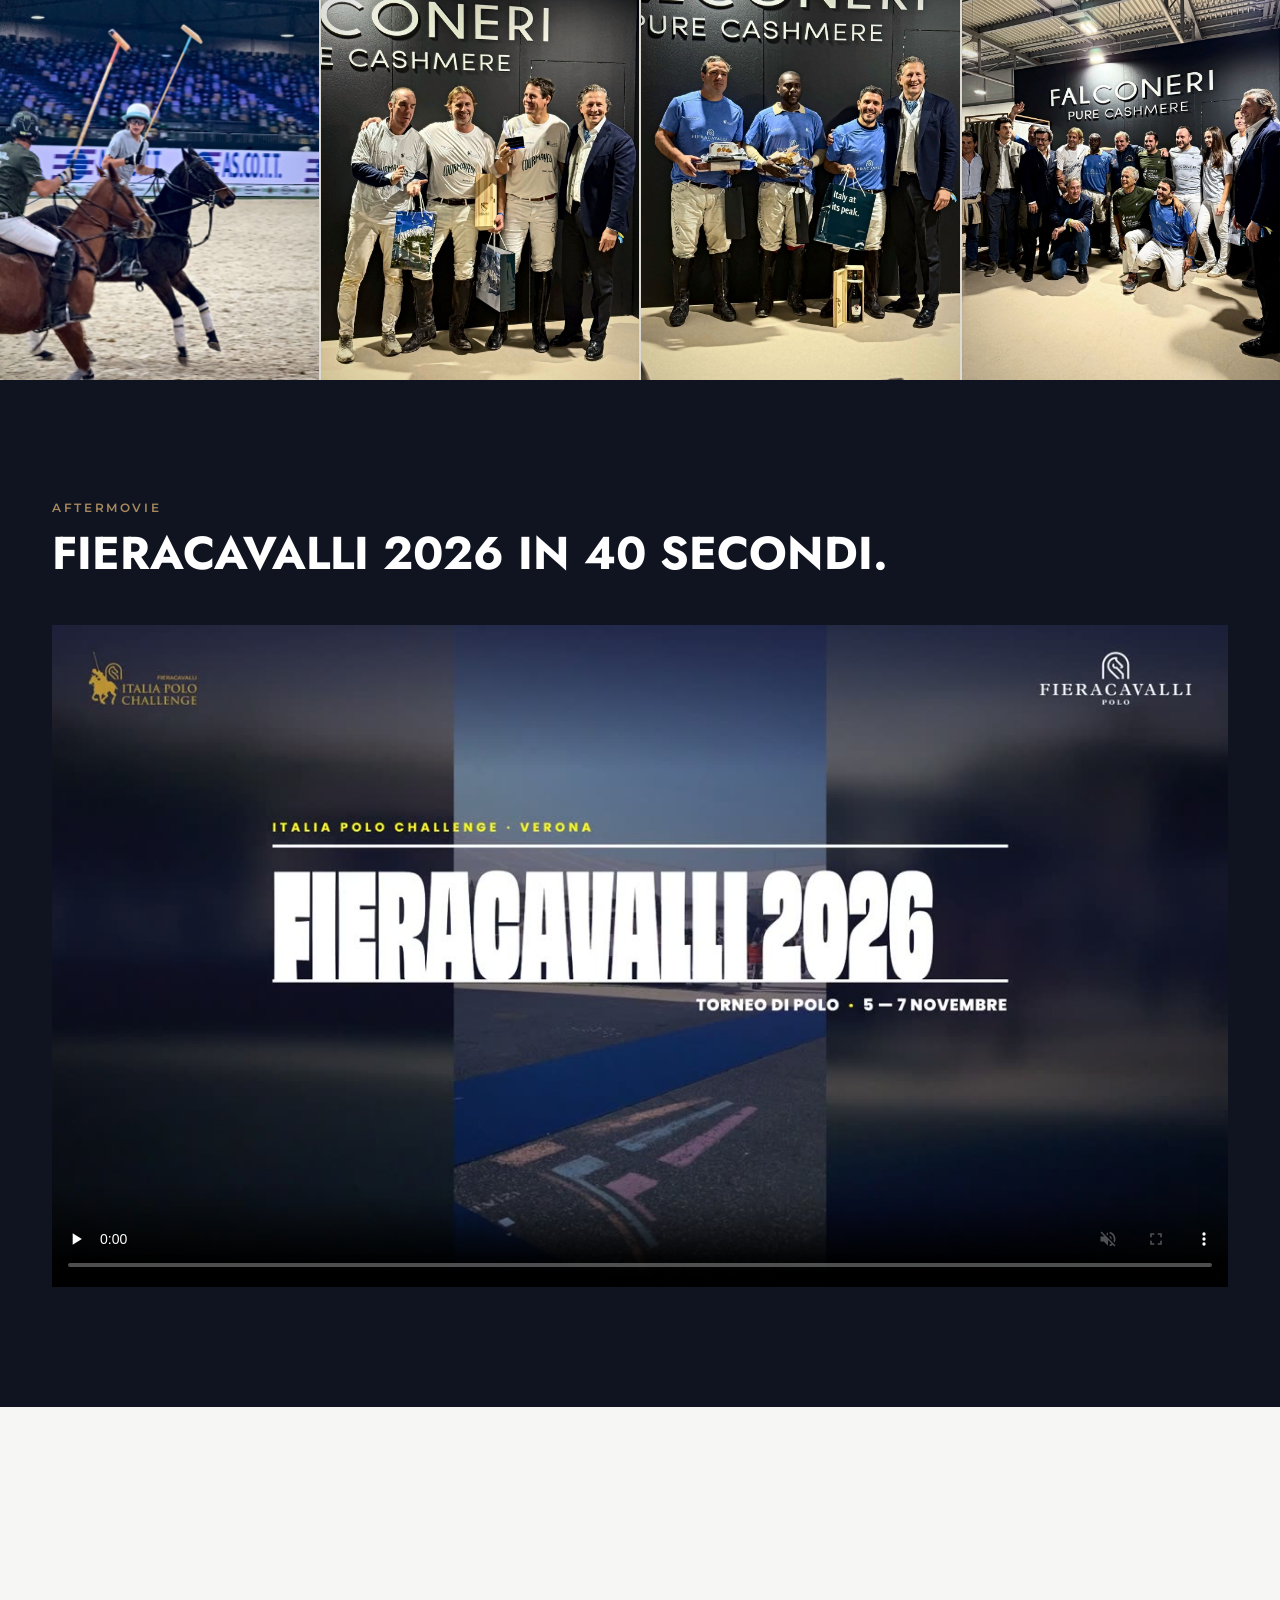
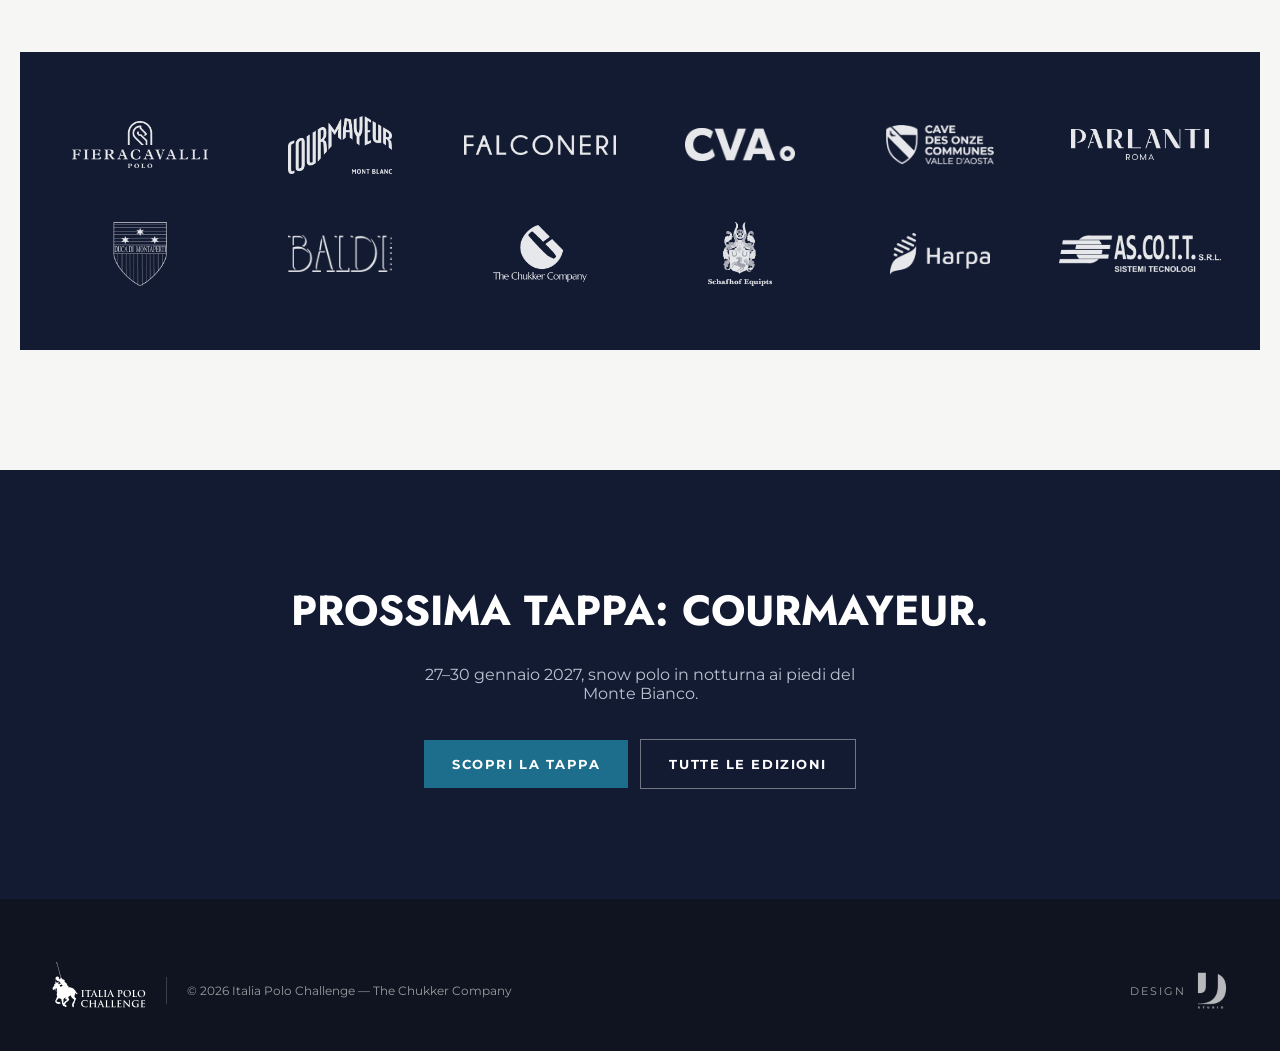
<file: fieracavalli-2026.html>
<!DOCTYPE html>
<html lang="it">
<head>
<meta charset="UTF-8">
<meta name="viewport" content="width=device-width, initial-scale=1.0">
<title>Fieracavalli 2026 — Italia Polo Challenge</title>
<link rel="icon" href="favicon.ico" sizes="any">
<link rel="icon" href="favicon.svg" type="image/svg+xml">
<link rel="apple-touch-icon" href="apple-touch-icon.png">
<meta name="theme-color" content="#131B33">
<meta name="description" content="Italia Polo Challenge a Fieracavalli Verona, 5–7 novembre 2026: classifica finale, risultati, squadre, foto e aftermovie del torneo di polo indoor.">
<meta property="og:title" content="Fieracavalli 2026 — Italia Polo Challenge">
<meta property="og:description" content="Tre serate di polo indoor a Verona. Campioni: Courmayeur.">
<meta property="og:image" content="https://italiapolochallenge.it/assets/foto/archivio/fieracavalli-2026.jpg">
<link rel="preconnect" href="https://fonts.googleapis.com">
<link rel="preconnect" href="https://fonts.gstatic.com" crossorigin>
<link href="https://fonts.googleapis.com/css2?family=Jost:wght@600;700;800&family=Montserrat:wght@400;500;600;700&display=swap" rel="stylesheet">
<style>
  :root {
    --snow: #F6F7F5; --ink: #0F1420; --navy: #131B33; --navy-soft: #1B2542;
    --mist: #B8C4D1;
    --accent: #A8895E;   /* oro del logo IPC Fieracavalli */
    --font-display: 'Jost', sans-serif;
    --font-h1: 'Jost', sans-serif;
    --font-body: 'Montserrat', -apple-system, sans-serif;
  }
  * { margin: 0; padding: 0; box-sizing: border-box; }
  html { scroll-behavior: smooth; }
  body { background: var(--snow); color: var(--ink); font-family: var(--font-body); -webkit-font-smoothing: antialiased; overflow-x: hidden; }
  img { display: block; max-width: 100%; }
  a { color: inherit; }
  .container { max-width: 1240px; margin: 0 auto; padding: 0 32px; }
  .eyebrow { font-weight: 600; font-size: 12px; letter-spacing: 0.22em; text-transform: uppercase; }

  .site-header {
    position: fixed; top: 0; left: 0; right: 0; z-index: 100;
    display: flex; align-items: center; justify-content: space-between;
    padding: 16px 32px;
    background: rgba(19, 27, 51, 0.92);
    backdrop-filter: saturate(180%) blur(14px);
    box-shadow: 0 1px 0 rgba(255,255,255,0.06);
  }
  .brand { font-family: var(--font-display); font-weight: 800; font-size: 16px; letter-spacing: 0.04em; text-transform: uppercase; color: #fff; text-decoration: none; }
  .nav-links { display: flex; gap: 40px; list-style: none; }
  .nav-links a { font-size: 13px; font-weight: 600; letter-spacing: 0.1em; text-transform: uppercase; color: rgba(255,255,255,0.85); text-decoration: none; padding-bottom: 4px; border-bottom: 1px solid transparent; transition: border-color 0.25s ease, color 0.25s ease; }
  .nav-links a:hover, .nav-links a.active { color: #fff; border-color: #1C6E8C; }
  .nav-hamburger { color: #fff; }

  /* ---------- Hero video ---------- */
  .ed-hero { position: relative; min-height: min(92vh, 980px); display: flex; align-items: flex-end; color: #fff; background: var(--navy); overflow: hidden; }
  .ed-hero video { position: absolute; inset: 0; width: 100%; height: 100%; object-fit: cover; }
  .ed-hero::after { content: ''; position: absolute; inset: 0;
    background: linear-gradient(180deg, rgba(19,27,51,0.55) 0%, rgba(19,27,51,0.15) 35%, rgba(19,27,51,0.55) 70%, rgba(15,20,32,0.95) 100%); }
  .ed-hero .container { position: relative; z-index: 2; width: 100%; padding-bottom: 80px; }
  .back { display: inline-flex; align-items: center; gap: 10px; font-size: 12px; font-weight: 600; letter-spacing: 0.18em; text-transform: uppercase; color: var(--mist); text-decoration: none; margin-bottom: 28px; }
  .back:hover { color: #fff; }
  .ed-hero .eyebrow { color: var(--accent); display: flex; align-items: center; gap: 12px; margin-bottom: 18px; }
  .ed-hero .eyebrow::before { content: ''; width: 28px; height: 1px; background: currentColor; }
  .ed-hero h1 { font-family: var(--font-h1); font-weight: 800; text-transform: uppercase; font-size: clamp(48px, 9vw, 120px); line-height: 0.92; letter-spacing: -0.01em; }
  .ed-hero .sub { margin-top: 22px; font-size: 13px; font-weight: 600; letter-spacing: 0.18em; text-transform: uppercase; color: rgba(246,247,245,0.85); }

  /* ---------- Intro + numeri ---------- */
  .intro { padding: 120px 0 100px; }
  .intro-grid { display: grid; grid-template-columns: 1.1fr 1fr; gap: 80px; align-items: start; }
  .intro h2 { font-family: var(--font-display); font-weight: 700; text-transform: uppercase; font-size: clamp(28px, 3.6vw, 46px); line-height: 1.05; color: var(--navy); }
  .intro p { font-size: 17px; line-height: 1.75; color: rgba(15,20,32,0.8); }
  .intro p + p { margin-top: 18px; }
  .stats { display: grid; grid-template-columns: repeat(4, 1fr); margin-top: 80px; border-top: 1px solid #dcdad3; }
  .stat { padding: 28px 0 0; }
  .stat-num { font-family: var(--font-display); font-weight: 800; font-size: clamp(40px, 5vw, 64px); line-height: 1; color: var(--navy); }
  .stat-label { margin-top: 10px; font-size: 12px; font-weight: 600; letter-spacing: 0.16em; text-transform: uppercase; color: #6b7280; }

  /* ---------- Campioni ---------- */
  .champ { display: grid; grid-template-columns: 1fr 1fr; background: var(--navy); color: #fff; min-height: 620px; }
  .champ-media { position: relative; overflow: hidden; }
  .champ-media img { position: absolute; inset: 0; width: 100%; height: 100%; object-fit: cover; object-position: 50% 40%; }
  .champ-copy { padding: 90px 72px; display: flex; flex-direction: column; justify-content: center; }
  .champ-copy .eyebrow { color: var(--accent); margin-bottom: 18px; }
  .champ-copy h2 { font-family: var(--font-display); font-weight: 800; text-transform: uppercase; font-size: clamp(40px, 5.4vw, 76px); line-height: 0.95; }
  .champ-copy .champ-logo { height: 64px; width: auto; align-self: flex-start; margin: 30px 0 34px; }
  .champ-copy p { font-size: 16px; line-height: 1.7; color: rgba(246,247,245,0.78); max-width: 44ch; }
  .accent-rule { width: 40px; height: 3px; background: var(--accent); margin-bottom: 24px; }

  /* ---------- Classifica + risultati ---------- */
  .section { padding: 120px 0; }
  .section-head { margin-bottom: 48px; }
  .section-head .eyebrow { color: var(--accent); display: block; margin-bottom: 14px; }
  .section-head h2 { font-family: var(--font-display); font-weight: 700; text-transform: uppercase; font-size: clamp(28px, 3.6vw, 46px); line-height: 1.05; color: var(--navy); }
  .dark { background: var(--ink); color: #fff; }
  .dark .section-head h2 { color: #fff; }

  .standings { width: 100%; border-collapse: collapse; }
  .standings th { text-align: left; font-size: 11px; font-weight: 600; letter-spacing: 0.16em; text-transform: uppercase; color: var(--mist); padding: 0 12px 16px; border-bottom: 1px solid rgba(255,255,255,0.14); }
  .standings th.n, .standings td.n { text-align: center; width: 90px; }
  .standings td { padding: 22px 12px; border-bottom: 1px solid rgba(255,255,255,0.08); vertical-align: middle; }
  .standings .pos { font-family: var(--font-display); font-weight: 800; font-size: 34px; color: var(--accent); width: 70px; }
  .team { display: flex; align-items: center; gap: 22px; }
  .team .logos { width: 150px; display: flex; align-items: center; gap: 10px; }
  .team .logos img { max-height: 44px; max-width: 140px; width: auto; }
  .team .logos.two img { max-height: 30px; max-width: 70px; }
  .team .name { font-family: var(--font-display); font-weight: 700; font-size: 20px; text-transform: uppercase; letter-spacing: 0.02em; }
  .standings td.n { font-family: var(--font-display); font-weight: 700; font-size: 20px; }
  .standings tr:first-child td { background: rgba(168,137,94,0.08); }

  .days { display: grid; grid-template-columns: repeat(3, 1fr); gap: 2px; background: #dcdad3; margin-top: 0; }
  .day { background: var(--snow); padding: 40px 36px 36px; }
  .day-head { display: flex; align-items: baseline; gap: 14px; margin-bottom: 28px; }
  .day-num { font-family: var(--font-display); font-weight: 800; font-size: 54px; line-height: 0.9; color: var(--accent); }
  .day-name { font-weight: 700; font-size: 14px; letter-spacing: 0.18em; text-transform: uppercase; color: var(--navy); }
  .day-name small { display: block; font-weight: 500; font-size: 11px; letter-spacing: 0.2em; color: #6b7280; margin-top: 4px; }
  .match { padding: 18px 0; border-top: 1px solid #e4e2dc; }
  .match-tag { font-size: 11px; font-weight: 600; letter-spacing: 0.16em; text-transform: uppercase; color: #6b7280; margin-bottom: 10px; }
  .match-row { display: grid; grid-template-columns: 1fr auto; align-items: center; gap: 12px; font-family: var(--font-display); text-transform: uppercase; }
  .match-row .t { font-weight: 600; font-size: 17px; color: rgba(15,20,32,0.55); }
  .match-row .s { font-weight: 800; font-size: 26px; color: rgba(15,20,32,0.55); min-width: 36px; text-align: right; }
  .match-row.win .t, .match-row.win .s { color: var(--navy); font-weight: 800; }

  /* ---------- Squadre ---------- */
  .teams { display: grid; grid-template-columns: repeat(4, 1fr); gap: 2px; background: rgba(255,255,255,0.1); }
  .team-card { background: var(--navy-soft); padding: 36px 30px 32px; }
  .team-card .tl { height: 64px; display: flex; align-items: center; gap: 12px; margin-bottom: 26px; }
  .team-card .tl img { max-height: 56px; max-width: 170px; width: auto; }
  .team-card .tl.two img { max-height: 38px; max-width: 90px; }
  .team-card h3 { font-family: var(--font-display); font-weight: 800; font-size: 22px; text-transform: uppercase; }
  .team-card .hcp { margin-top: 6px; font-size: 11px; font-weight: 600; letter-spacing: 0.18em; text-transform: uppercase; color: var(--accent); }
  .team-card ul { list-style: none; margin-top: 24px; border-top: 1px solid rgba(255,255,255,0.12); }
  .team-card li { display: flex; justify-content: space-between; gap: 10px; padding: 12px 0; border-bottom: 1px solid rgba(255,255,255,0.08); font-size: 14px; font-weight: 500; }
  .team-card li span { color: var(--mist); font-size: 12px; font-weight: 600; letter-spacing: 0.1em; white-space: nowrap; }
  .team-card li em { font-style: normal; display: inline-block; margin-left: 8px; font-size: 10px; font-weight: 700; letter-spacing: 0.12em; color: var(--ink); background: var(--mist); padding: 2px 5px; vertical-align: 1px; }
  .team-card li em.mvp { background: var(--accent); }
  .legend { margin-top: 22px; font-size: 12px; color: var(--mist); letter-spacing: 0.04em; }
  .legend em { font-style: normal; font-size: 10px; font-weight: 700; letter-spacing: 0.12em; color: var(--ink); background: var(--mist); padding: 2px 5px; margin-right: 6px; }
  .legend em.mvp { background: var(--accent); margin-left: 18px; }
  .mvp-line { margin-top: 26px; padding-top: 22px; border-top: 1px solid rgba(255,255,255,0.14); font-size: 12px; font-weight: 600; letter-spacing: 0.18em; text-transform: uppercase; color: var(--accent); }
  .mvp-line b { display: block; margin-top: 8px; font-family: var(--font-display); font-weight: 800; font-size: 26px; letter-spacing: 0.01em; color: #fff; }

  /* ---------- Galleria ---------- */
  .gallery { display: grid; grid-template-columns: repeat(4, 1fr); gap: 2px; background: #dcdad3; }
  .gallery button { position: relative; aspect-ratio: 4/5; overflow: hidden; border: 0; padding: 0; cursor: zoom-in; background: var(--navy); }
  .gallery img { width: 100%; height: 100%; object-fit: cover; transition: transform 0.7s cubic-bezier(0.16,1,0.3,1); }
  .gallery button:hover img { transform: scale(1.05); }
  .lightbox { position: fixed; inset: 0; z-index: 300; background: rgba(15,20,32,0.96); display: none; align-items: center; justify-content: center; }
  .lightbox.open { display: flex; }
  .lightbox img { max-width: 92vw; max-height: 88vh; width: auto; height: auto; }
  .lb-btn { position: absolute; background: none; border: 0; color: #fff; font-size: 40px; line-height: 1; cursor: pointer; padding: 18px; opacity: 0.8; font-family: var(--font-body); }
  .lb-btn:hover { opacity: 1; }
  .lb-close { top: 10px; right: 14px; font-size: 34px; }
  .lb-prev { left: 8px; top: 50%; transform: translateY(-50%); }
  .lb-next { right: 8px; top: 50%; transform: translateY(-50%); }
  .lb-count { position: absolute; bottom: 22px; left: 0; right: 0; text-align: center; font-size: 12px; letter-spacing: 0.2em; color: var(--mist); }

  /* ---------- Aftermovie ---------- */
  .film video { width: 100%; height: auto; display: block; background: #000; }
  .film .note { margin-top: 16px; font-size: 12px; letter-spacing: 0.14em; text-transform: uppercase; color: var(--mist); }

  /* ---------- Partner ---------- */
  .partners { display: grid; grid-template-columns: repeat(6, 1fr); align-items: center; justify-items: center; row-gap: 48px; column-gap: 24px; }
  .partners img { width: auto; opacity: 0.9; }

  .cta-band { background: var(--navy); color: #fff; text-align: center; padding: 110px 32px; }
  .cta-band h2 { font-family: var(--font-display); font-weight: 700; text-transform: uppercase; font-size: clamp(26px,3.4vw,42px); margin-bottom: 24px; }
  .cta-band p { color: var(--mist); max-width: 480px; margin: 0 auto 36px; font-size: 16px; }
  .btn { display: inline-flex; align-items: center; gap: 10px; font-size: 13px; font-weight: 700; letter-spacing: 0.12em; text-transform: uppercase; padding: 16px 28px; text-decoration: none; transition: transform 0.25s ease; }
  .btn-primary { background: #1C6E8C; color: #fff; }
  .btn-primary:hover { transform: translateY(-2px); }
  .btn-ghost { border: 1px solid rgba(255,255,255,0.4); color: #fff; margin-left: 12px; }

  footer { background: var(--ink); color: rgba(246,247,245,0.6); padding: 60px 0 40px; }
  .footer-bottom { display: flex; justify-content: space-between; align-items: center; font-size: 12px; flex-wrap: wrap; gap: 12px; }
  .footer-bottom a { color: rgba(246,247,245,0.6); text-decoration: none; }

  @media (max-width: 860px) {
    .nav-links { display: none; }
    .nav-hamburger { display: flex; }
  }
  @media (max-width: 960px) {
    .intro-grid { grid-template-columns: 1fr; gap: 32px; }
    .champ { grid-template-columns: 1fr; }
    .champ-media { height: 90vw; max-height: 620px; }
    .champ-copy { padding: 60px 32px; }
    .days { grid-template-columns: 1fr; }
    .teams { grid-template-columns: repeat(2, 1fr); }
    .gallery { grid-template-columns: repeat(3, 1fr); }
    .partners { grid-template-columns: repeat(4, 1fr); }
  }
  @media (max-width: 600px) {
    .container { padding: 0 20px; }
    .ed-hero { min-height: min(78vh, 760px); }
    .stats { grid-template-columns: repeat(2, 1fr); row-gap: 20px; }
    .standings th.hide, .standings td.hide { display: none; }
    .standings .pos { width: 40px; font-size: 26px; }
    .team { gap: 12px; }
    .team .logos { display: none; }
    .team .name { font-size: 16px; }
    .standings th.n, .standings td.n { width: 52px; }
    .teams { grid-template-columns: 1fr; }
    .gallery { grid-template-columns: repeat(2, 1fr); }
    .partners { grid-template-columns: repeat(3, 1fr); row-gap: 36px; }
    .btn-ghost { margin: 12px 0 0; }
  }
</style>
<link rel="stylesheet" href="anim.css?v=3">
</head>
<body>

<header class="site-header">
  <a href="index.html" class="brand"><img src="assets/loghi/ipc-white.svg" alt="Italia Polo Challenge"></a>
  <ul class="nav-links">
    <li><a href="index.html">Home</a></li>
    <li><a href="circuito.html" class="active">Circuito</a></li>
    <li><a href="chi-siamo.html">Chi Siamo</a></li>
    <li><a href="contatti.html">Contatti</a></li>
  </ul>
  <button class="nav-hamburger" aria-label="Menu"><span></span><span></span><span></span></button>
</header>

<div class="nav-overlay">
  <a href="index.html">Home</a>
  <a href="circuito.html">Circuito</a>
  <a href="chi-siamo.html">Chi Siamo</a>
  <a href="contatti.html">Contatti</a>
</div>

<section class="ed-hero">
  <video autoplay muted loop playsinline preload="metadata" poster="assets/foto/archivio/fieracavalli-2026/hero-poster.jpg">
    <source src="assets/video/fieracavalli-2026-hero.mp4" type="video/mp4">
  </video>
  <div class="container">
    <a class="back" href="circuito.html#archivio">&larr; Archivio edizioni</a>
    <div class="eyebrow">Archivio &middot; Edizione 2026</div>
    <h1>Fieracavalli<br>2026</h1>
    <div class="sub">Verona &middot; Torneo di polo indoor &middot; 5&ndash;7 novembre 2026</div>
  </div>
</section>

<section class="intro">
  <div class="container">
    <div class="intro-grid">
      <h2 data-anim>Tre serate di polo nel cuore di Fieracavalli.</h2>
      <div data-anim>
        <p>Per la 128ª edizione di Fieracavalli, la grande fiera internazionale del cavallo di Verona, l'Italia Polo Challenge ha portato il polo dentro i padiglioni: quattro squadre, tre giocatori per squadra, partite serrate in arena indoor davanti al pubblico della fiera.</p>
        <p>Due incontri a sera dal 5 al 7 novembre, con le finali del sabato sera e la premiazione. A vincere il torneo è stata Courmayeur, imbattuta in tutte e tre le partite; miglior giocatore Brieuc Rigaux.</p>
      </div>
    </div>
    <div class="stats" data-anim>
      <div class="stat"><div class="stat-num">4</div><div class="stat-label">Squadre</div></div>
      <div class="stat"><div class="stat-num">12</div><div class="stat-label">Giocatori</div></div>
      <div class="stat"><div class="stat-num">6</div><div class="stat-label">Partite</div></div>
      <div class="stat"><div class="stat-num">3</div><div class="stat-label">Serate</div></div>
    </div>
  </div>
</section>

<section class="champ">
  <div class="champ-media"><img src="assets/foto/archivio/fieracavalli-2026/g18.jpg" alt="Courmayeur, campioni di Fieracavalli 2026, alla premiazione" loading="lazy"></div>
  <div class="champ-copy" data-anim>
    <div class="accent-rule"></div>
    <div class="eyebrow">Campioni 2026</div>
    <h2>Courmayeur</h2>
    <img class="champ-logo" src="assets/foto/archivio/fieracavalli-2026/loghi/courmayeur.png" alt="Courmayeur Mont Blanc">
    <p>Tre vittorie su tre, 26 gol segnati e la finale vinta 14&ndash;8 contro Fieracavalli. In campo il capitano Fabrizio Facello, Therence Cusmano e Brieuc Rigaux.</p>
    <div class="mvp-line">Miglior giocatore del torneo<b>Brieuc Rigaux</b></div>
  </div>
</section>

<section class="section dark">
  <div class="container">
    <div class="section-head" data-anim>
      <span class="eyebrow">Classifica finale</span>
      <h2>Il torneo.</h2>
    </div>
    <table class="standings" data-anim>
      <thead><tr><th></th><th>Squadra</th><th class="n">V</th><th class="n hide">GF</th><th class="n hide">GS</th><th class="n">DR</th></tr></thead>
      <tbody>
        <tr><td class="pos">1</td><td><div class="team"><div class="logos"><img src="assets/foto/archivio/fieracavalli-2026/loghi/courmayeur.png" alt=""></div><span class="name">Courmayeur</span></div></td><td class="n">3</td><td class="n hide">26</td><td class="n hide">12</td><td class="n">+14</td></tr>
        <tr><td class="pos">2</td><td><div class="team"><div class="logos"><img src="assets/foto/archivio/fieracavalli-2026/loghi/fieracavalli.png" alt=""></div><span class="name">Fieracavalli</span></div></td><td class="n">2</td><td class="n hide">23</td><td class="n hide">26</td><td class="n">&minus;3</td></tr>
        <tr><td class="pos">3</td><td><div class="team"><div class="logos"><img src="assets/foto/archivio/fieracavalli-2026/loghi/falconeri.png" alt=""></div><span class="name">Falconeri</span></div></td><td class="n">1</td><td class="n hide">14</td><td class="n hide">17</td><td class="n">&minus;3</td></tr>
        <tr><td class="pos">4</td><td><div class="team"><div class="logos two"><img src="assets/foto/archivio/fieracavalli-2026/loghi/harpa.png" alt=""><img src="assets/foto/archivio/fieracavalli-2026/loghi/cave.png" alt=""></div><span class="name">Harpa &middot; Cave</span></div></td><td class="n">0</td><td class="n hide">14</td><td class="n hide">22</td><td class="n">&minus;8</td></tr>
      </tbody>
    </table>
  </div>
</section>

<section class="section">
  <div class="container">
    <div class="section-head" data-anim>
      <span class="eyebrow">Risultati</span>
      <h2>Partita per partita.</h2>
    </div>
  </div>
  <div class="container">
    <div class="days" data-anim>
      <div class="day">
        <div class="day-head"><span class="day-num">05</span><span class="day-name">Giovedì<small>Novembre 2026</small></span></div>
        <div class="match"><div class="match-tag">Match 1</div>
          <div class="match-row win"><span class="t">Courmayeur</span><span class="s">5</span></div>
          <div class="match-row"><span class="t">Harpa &middot; Cave</span><span class="s">2</span></div></div>
        <div class="match"><div class="match-tag">Match 2</div>
          <div class="match-row win"><span class="t">Fieracavalli</span><span class="s">6</span></div>
          <div class="match-row"><span class="t">Falconeri</span><span class="s">4</span></div></div>
      </div>
      <div class="day">
        <div class="day-head"><span class="day-num">06</span><span class="day-name">Venerdì<small>Novembre 2026</small></span></div>
        <div class="match"><div class="match-tag">Match 3</div>
          <div class="match-row win"><span class="t">Courmayeur</span><span class="s">7</span></div>
          <div class="match-row"><span class="t">Falconeri</span><span class="s">2</span></div></div>
        <div class="match"><div class="match-tag">Match 4</div>
          <div class="match-row win"><span class="t">Fieracavalli</span><span class="s">9</span></div>
          <div class="match-row"><span class="t">Harpa &middot; Cave</span><span class="s">8</span></div></div>
      </div>
      <div class="day">
        <div class="day-head"><span class="day-num">07</span><span class="day-name">Sabato<small>Novembre 2026</small></span></div>
        <div class="match"><div class="match-tag">Finale 1° posto</div>
          <div class="match-row win"><span class="t">Courmayeur</span><span class="s">14</span></div>
          <div class="match-row"><span class="t">Fieracavalli</span><span class="s">8</span></div></div>
        <div class="match"><div class="match-tag">Finale 3° posto</div>
          <div class="match-row win"><span class="t">Falconeri</span><span class="s">8</span></div>
          <div class="match-row"><span class="t">Harpa &middot; Cave</span><span class="s">4</span></div></div>
      </div>
    </div>
  </div>
</section>

<section class="section dark">
  <div class="container">
    <div class="section-head" data-anim>
      <span class="eyebrow">Le squadre</span>
      <h2>In campo.</h2>
    </div>
    <div class="teams" data-anim>
      <div class="team-card">
        <div class="tl"><img src="assets/foto/archivio/fieracavalli-2026/loghi/courmayeur.png" alt=""></div>
        <h3>Courmayeur</h3><div class="hcp">Handicap squadra 10</div>
        <ul><li><div>Fabrizio Facello<em>C</em></div><span>ITA &middot; 1</span></li><li>Therence Cusmano<span>ITA &middot; 2</span></li><li><div>Brieuc Rigaux<em class="mvp">MVP</em></div><span>FRA &middot; 7</span></li></ul>
      </div>
      <div class="team-card">
        <div class="tl"><img src="assets/foto/archivio/fieracavalli-2026/loghi/fieracavalli.png" alt=""></div>
        <h3>Fieracavalli</h3><div class="hcp">Handicap squadra 9</div>
        <ul><li><div>Mattia Orsi<em>C</em></div><span>ITA &middot; 1</span></li><li>Angel Valdez<span>DOM &middot; 3</span></li><li>Pedro Soria<span>ESP &middot; 5</span></li></ul>
      </div>
      <div class="team-card">
        <div class="tl"><img src="assets/foto/archivio/fieracavalli-2026/loghi/falconeri.png" alt=""></div>
        <h3>Falconeri</h3><div class="hcp">Handicap squadra 8</div>
        <ul><li><div>Ivan Romanovskiy<em>C</em></div><span>SKN &middot; 0</span></li><li>Misha Rodzianko<span>USA &middot; 3</span></li><li>Mattieu Delfosse<span>FRA &middot; 5</span></li></ul>
      </div>
      <div class="team-card">
        <div class="tl two"><img src="assets/foto/archivio/fieracavalli-2026/loghi/harpa.png" alt=""><img src="assets/foto/archivio/fieracavalli-2026/loghi/cave.png" alt=""></div>
        <h3>Harpa &middot; Cave des Onze Communes</h3><div class="hcp">Handicap squadra 8</div>
        <ul><li><div>Denis Venturato<em>C</em></div><span>ITA &middot; 1</span></li><li>Fabrizio Bulgarini<span>ITA &middot; 2</span></li><li>Patricio Rattagan<span>ARG &middot; 5</span></li></ul>
      </div>
    </div>
    <div class="legend"><em>C</em>Capitano<em class="mvp">MVP</em>Miglior giocatore del torneo &middot; numeri = handicap</div>
  </div>
</section>

<section class="section" style="padding-bottom:0">
  <div class="container">
    <div class="section-head" data-anim>
      <span class="eyebrow">Galleria</span>
      <h2>Le immagini.</h2>
    </div>
  </div>
  <div class="gallery" id="gallery"></div>
</section>

<section class="section dark film">
  <div class="container">
    <div class="section-head" data-anim>
      <span class="eyebrow">Aftermovie</span>
      <h2>Fieracavalli 2026 in 40 secondi.</h2>
    </div>
    <video controls muted playsinline preload="none" poster="assets/foto/archivio/fieracavalli-2026/poster.jpg">
      <source src="assets/video/fieracavalli-2026-aftermovie.mp4" type="video/mp4">
    </video>
  </div>
</section>

<section class="section">
  <div class="container">
    <div class="section-head" data-anim>
      <span class="eyebrow">Partner dell'edizione</span>
      <h2>Grazie.</h2>
    </div>
  </div>
  <div class="container" style="background:var(--navy);padding-top:64px;padding-bottom:64px">
    <div class="partners" data-anim>
      <img src="assets/foto/archivio/fieracavalli-2026/loghi/fieracavalli.png" alt="Fieracavalli" style="height:47px">
      <img src="assets/foto/archivio/fieracavalli-2026/loghi/courmayeur.png" alt="Courmayeur Mont Blanc" style="height:58px">
      <img src="assets/foto/archivio/fieracavalli-2026/loghi/falconeri.png" alt="Falconeri" style="height:20px">
      <img src="assets/foto/archivio/fieracavalli-2026/loghi/cva.png" alt="CVA" style="height:33px">
      <img src="assets/foto/archivio/fieracavalli-2026/loghi/cave.png" alt="Cave des Onze Communes" style="height:40px">
      <img src="assets/foto/archivio/fieracavalli-2026/loghi/parlanti.png" alt="Parlanti Roma" style="height:31px">
      <img src="assets/foto/archivio/fieracavalli-2026/loghi/duca.png" alt="Duca di Montaperti" style="height:64px">
      <img src="assets/foto/archivio/fieracavalli-2026/loghi/baldi.png" alt="Baldi" style="height:37px">
      <img src="assets/foto/archivio/fieracavalli-2026/loghi/chukker.png" alt="The Chukker Company" style="height:57px">
      <img src="assets/foto/archivio/fieracavalli-2026/loghi/schafhof.png" alt="Schafhof Equipts" style="height:64px">
      <img src="assets/foto/archivio/fieracavalli-2026/loghi/harpa.png" alt="Harpa" style="height:42px">
      <img src="assets/foto/archivio/fieracavalli-2026/loghi/ascott.png" alt="AS.CO.T.T. Sistemi Tecnologici" style="height:37px">
    </div>
  </div>
</section>

<section class="cta-band">
  <div class="container">
    <h2>Prossima tappa: Courmayeur.</h2>
    <p>27&ndash;30 gennaio 2027, snow polo in notturna ai piedi del Monte Bianco.</p>
    <a href="circuito.html#courmayeur" class="btn btn-primary">Scopri la tappa</a><a href="circuito.html#archivio" class="btn btn-ghost">Tutte le edizioni</a>
  </div>
</section>

<footer>
  <div class="container footer-bottom">
    <div class="footer-id"><a href="index.html"><img class="footer-logo" src="assets/loghi/ipc-white.svg" alt="Italia Polo Challenge"></a><span>© 2026 Italia Polo Challenge — The Chukker Company</span></div>
    <a class="jd-credit" href="https://juridabiankov.com/" target="_blank" rel="noopener"><span>Design</span><img src="assets/loghi/jd-studio-white.png" alt="JD Studio"></a>
  </div>
</footer>

<div class="lightbox" id="lb" role="dialog" aria-modal="true" aria-label="Galleria foto">
  <button class="lb-btn lb-close" aria-label="Chiudi">&times;</button>
  <button class="lb-btn lb-prev" aria-label="Foto precedente">&lsaquo;</button>
  <img alt="">
  <button class="lb-btn lb-next" aria-label="Foto successiva">&rsaquo;</button>
  <div class="lb-count"></div>
</div>

<script src="anim.js?v=1"></script>
<script>
  // Galleria: 20 foto g01..g20 + lightbox con frecce e tastiera
  (() => {
    const N = 20, dir = 'assets/foto/archivio/fieracavalli-2026/';
    const src = (i) => dir + 'g' + String(i).padStart(2, '0') + '.jpg';
    const g = document.getElementById('gallery'), lb = document.getElementById('lb'), im = lb.querySelector('img'), ct = lb.querySelector('.lb-count');
    let cur = 1;
    for (let i = 1; i <= N; i++) {
      const b = document.createElement('button'); b.setAttribute('aria-label', 'Apri foto ' + i);
      b.innerHTML = '<img src="' + src(i) + '" alt="Fieracavalli 2026, foto ' + i + '" loading="lazy">';
      b.addEventListener('click', () => show(i)); g.appendChild(b);
    }
    const show = (i) => { cur = (i + N - 1) % N + 1; im.src = src(cur); ct.textContent = cur + ' / ' + N; lb.classList.add('open'); document.body.style.overflow = 'hidden'; };
    const close = () => { lb.classList.remove('open'); document.body.style.overflow = ''; };
    lb.querySelector('.lb-close').onclick = close;
    lb.querySelector('.lb-prev').onclick = (e) => { e.stopPropagation(); show(cur - 1); };
    lb.querySelector('.lb-next').onclick = (e) => { e.stopPropagation(); show(cur + 1); };
    lb.addEventListener('click', (e) => { if (e.target === lb) close(); });
    document.addEventListener('keydown', (e) => {
      if (!lb.classList.contains('open')) return;
      if (e.key === 'Escape') close(); if (e.key === 'ArrowLeft') show(cur - 1); if (e.key === 'ArrowRight') show(cur + 1);
    });
  })();
</script>
</body>
</html>
</file>
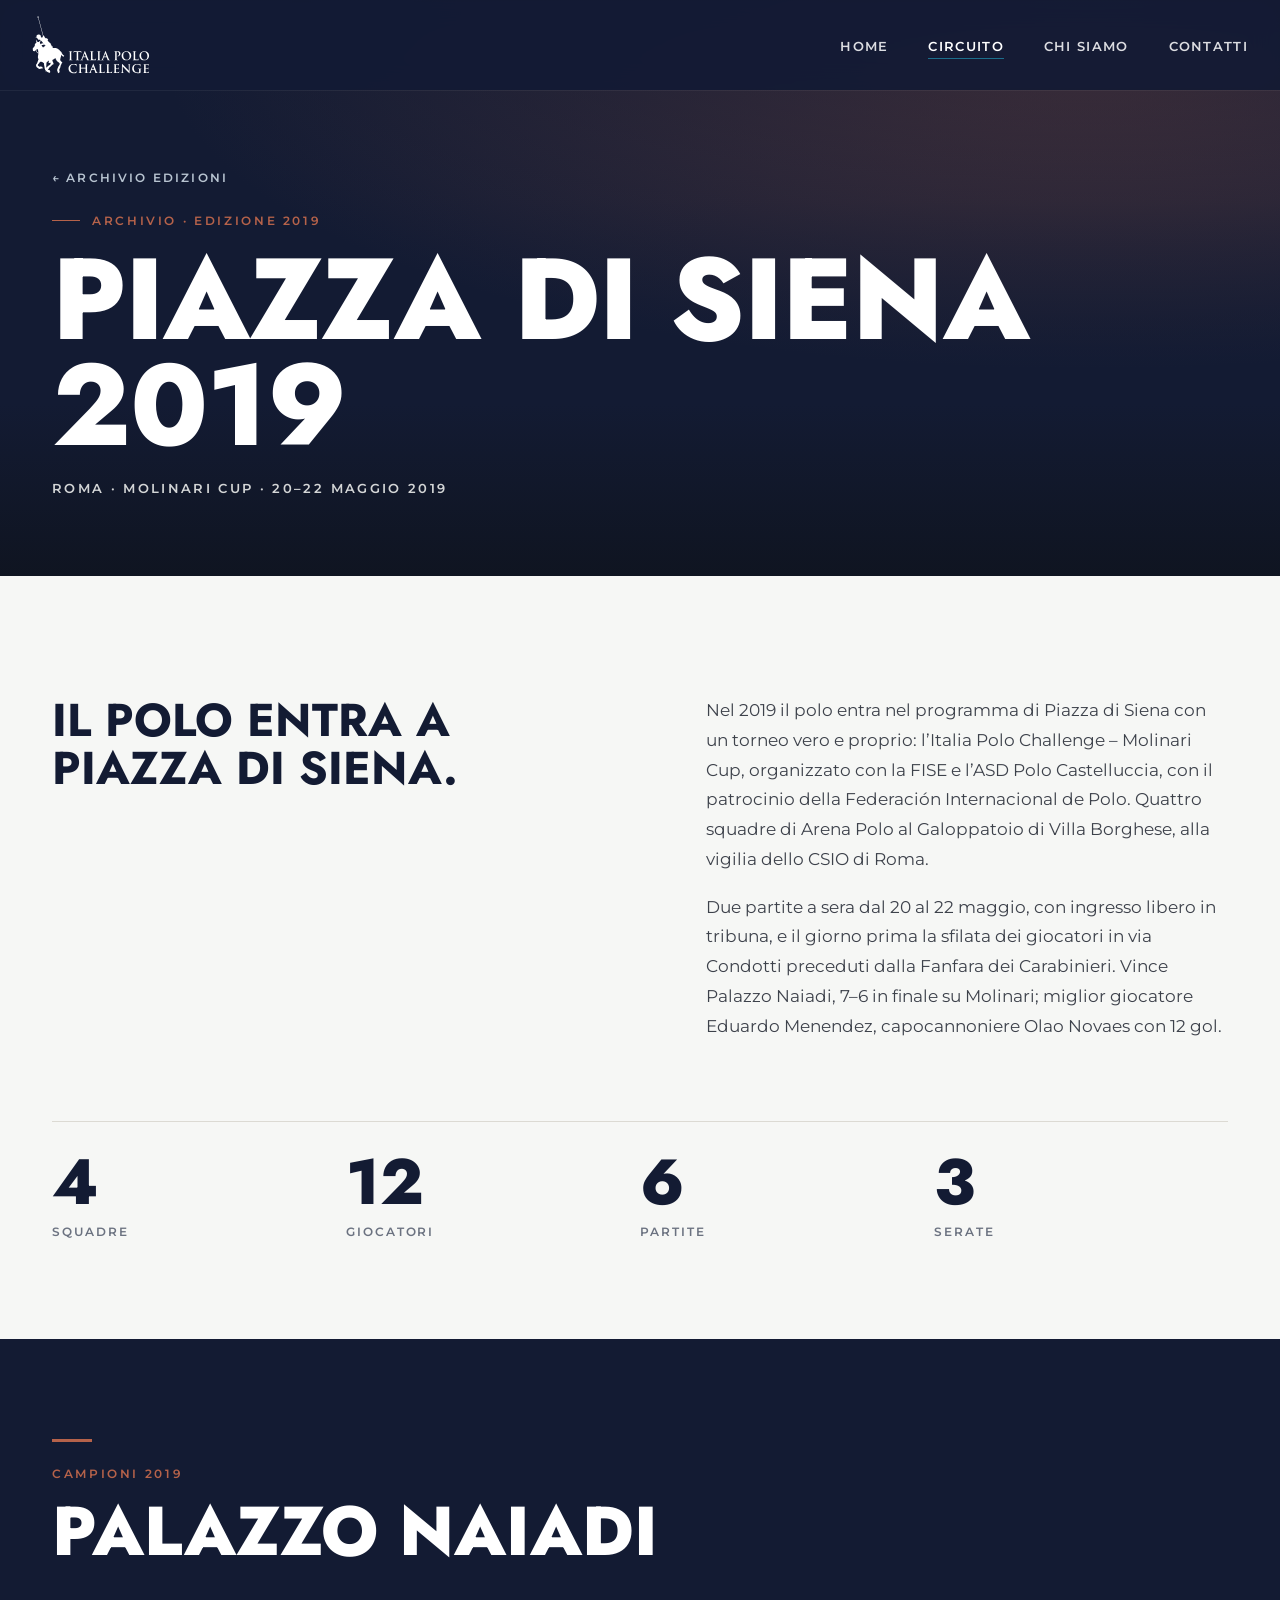
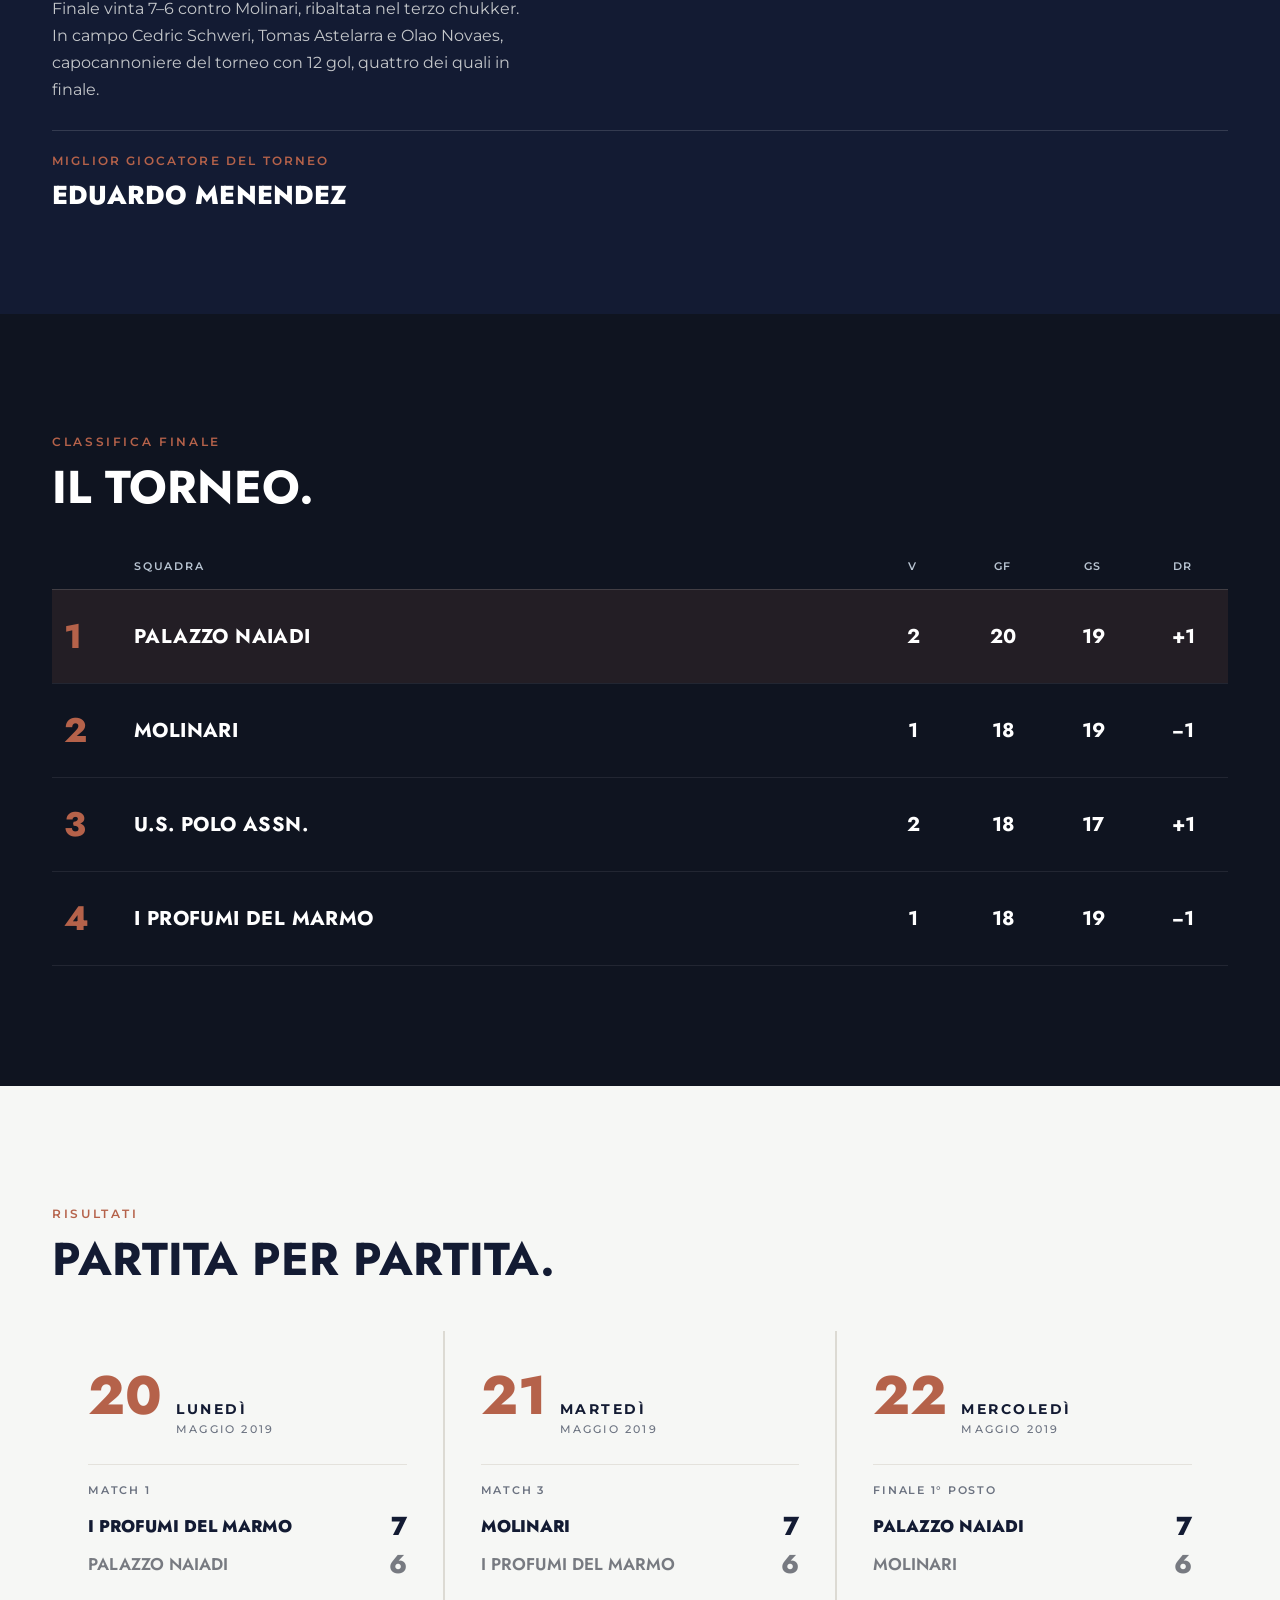
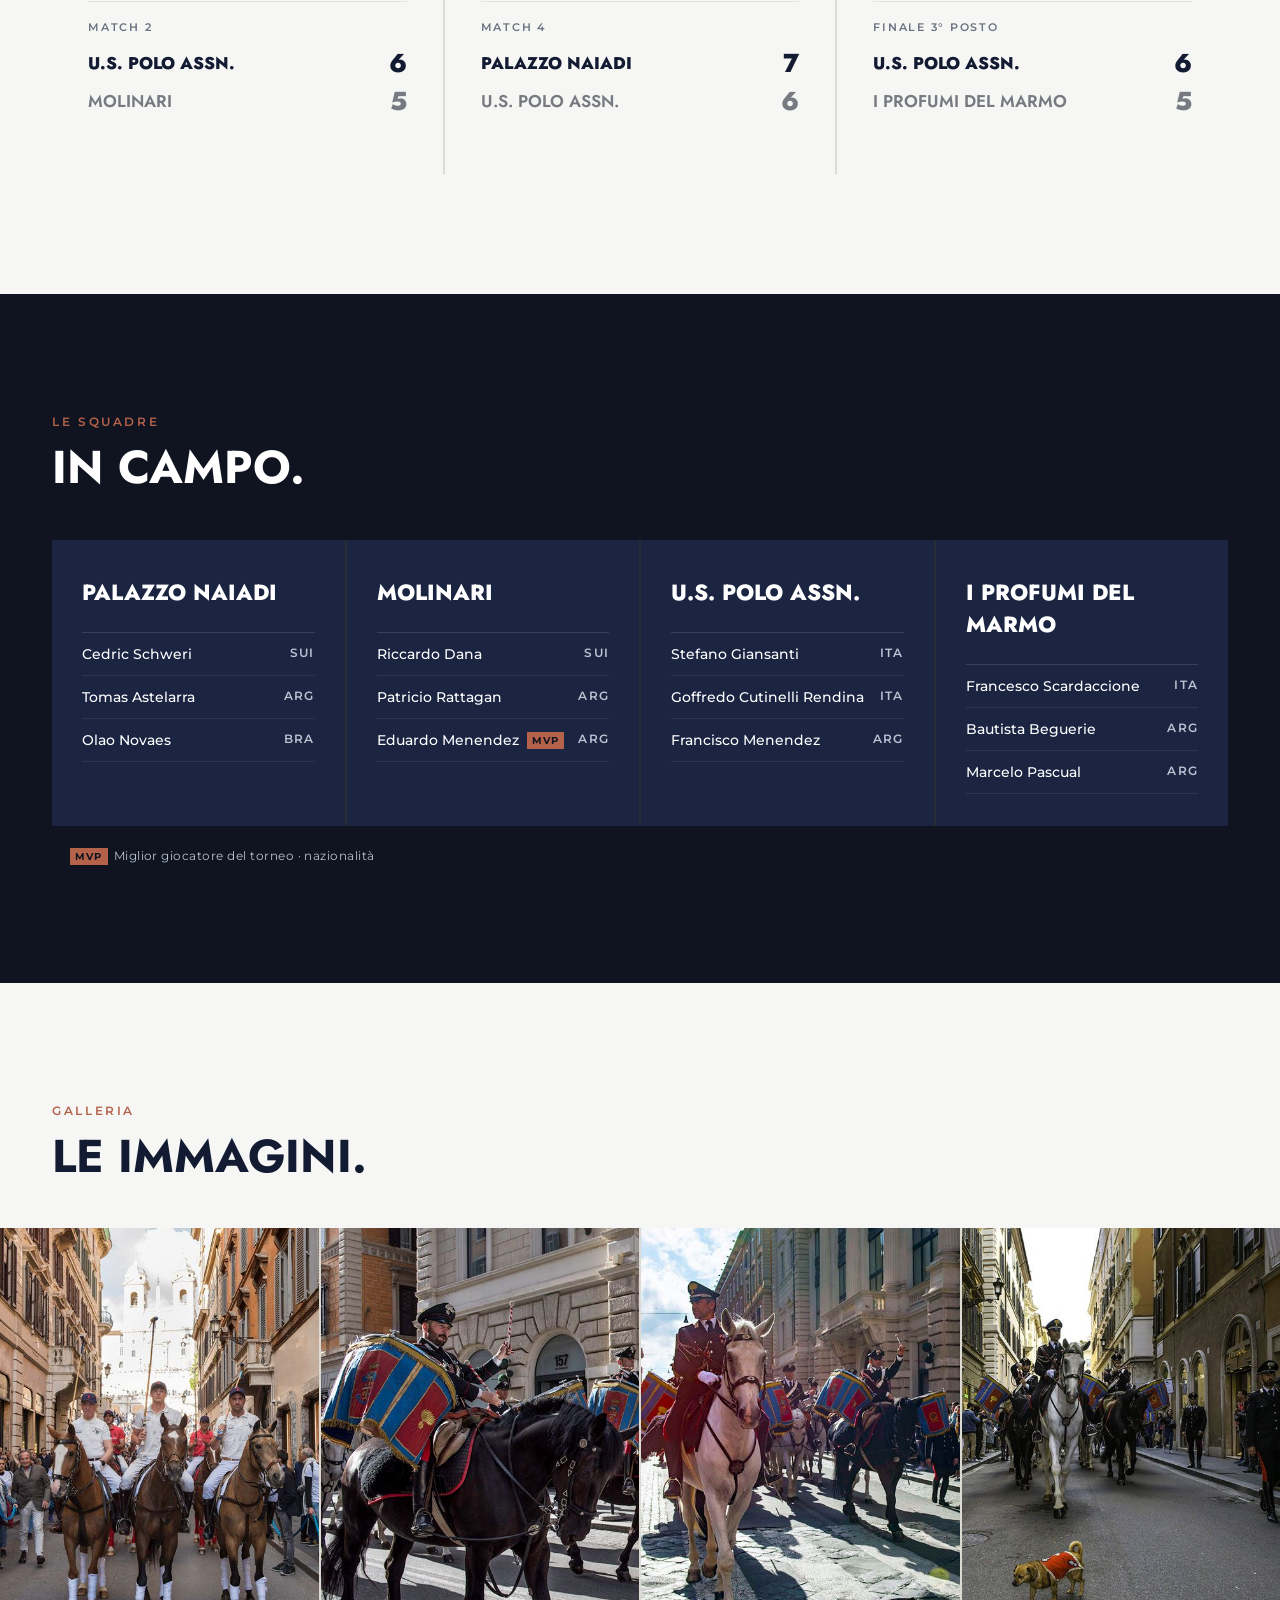
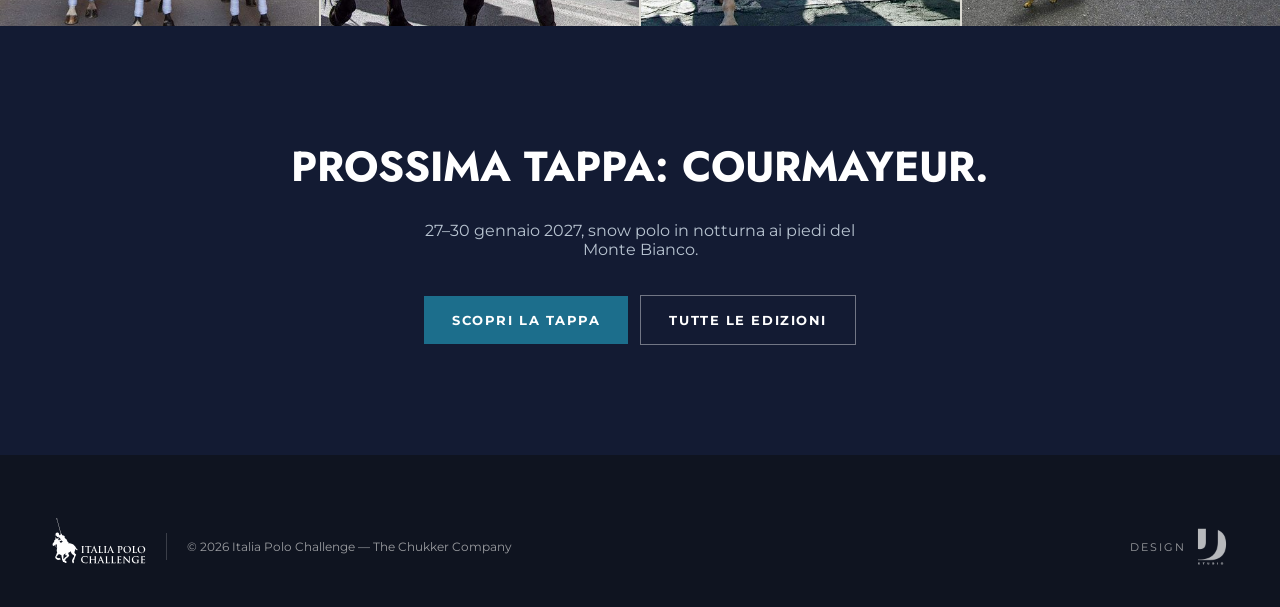
<file: piazzadisiena-2019.html>
<!DOCTYPE html>
<html lang="it">
<head>
<meta charset="UTF-8">
<meta name="viewport" content="width=device-width, initial-scale=1.0">
<title>Piazza di Siena 2019 — Italia Polo Challenge</title>
<link rel="icon" href="favicon.ico" sizes="any">
<link rel="icon" href="favicon.svg" type="image/svg+xml">
<link rel="apple-touch-icon" href="apple-touch-icon.png">
<meta name="theme-color" content="#131B33">
<meta name="description" content="Italia Polo Challenge – Molinari Cup, Piazza di Siena 2019: classifica, risultati e squadre del primo torneo di polo al Galoppatoio di Villa Borghese.">
<meta property="og:title" content="Piazza di Siena 2019 — Italia Polo Challenge">
<meta property="og:description" content="Il primo torneo di polo a Piazza di Siena, 20–22 maggio 2019. Campioni: Palazzo Naiadi.">
<meta property="og:image" content="https://italiapolochallenge.it/assets/foto/archivio/fieracavalli-2026.jpg">
<link rel="preconnect" href="https://fonts.googleapis.com">
<link rel="preconnect" href="https://fonts.gstatic.com" crossorigin>
<link href="https://fonts.googleapis.com/css2?family=Jost:wght@600;700;800&family=Montserrat:wght@400;500;600;700&display=swap" rel="stylesheet">
<style>
  :root {
    --snow: #F6F7F5; --ink: #0F1420; --navy: #131B33; --navy-soft: #1B2542;
    --mist: #B8C4D1;
    --accent: #B5624A;
    --font-display: 'Jost', sans-serif;
    --font-h1: 'Jost', sans-serif;
    --font-body: 'Montserrat', -apple-system, sans-serif;
  }
  * { margin: 0; padding: 0; box-sizing: border-box; }
  html { scroll-behavior: smooth; }
  body { background: var(--snow); color: var(--ink); font-family: var(--font-body); -webkit-font-smoothing: antialiased; overflow-x: hidden; }
  img { display: block; max-width: 100%; }
  a { color: inherit; }
  .container { max-width: 1240px; margin: 0 auto; padding: 0 32px; }
  .eyebrow { font-weight: 600; font-size: 12px; letter-spacing: 0.22em; text-transform: uppercase; }

  .site-header {
    position: fixed; top: 0; left: 0; right: 0; z-index: 100;
    display: flex; align-items: center; justify-content: space-between;
    padding: 16px 32px;
    background: rgba(19, 27, 51, 0.92);
    backdrop-filter: saturate(180%) blur(14px);
    box-shadow: 0 1px 0 rgba(255,255,255,0.06);
  }
  .brand { font-family: var(--font-display); font-weight: 800; font-size: 16px; letter-spacing: 0.04em; text-transform: uppercase; color: #fff; text-decoration: none; }
  .nav-links { display: flex; gap: 40px; list-style: none; }
  .nav-links a { font-size: 13px; font-weight: 600; letter-spacing: 0.1em; text-transform: uppercase; color: rgba(255,255,255,0.85); text-decoration: none; padding-bottom: 4px; border-bottom: 1px solid transparent; transition: border-color 0.25s ease, color 0.25s ease; }
  .nav-links a:hover, .nav-links a.active { color: #fff; border-color: #1C6E8C; }
  .nav-hamburger { color: #fff; }

  /* ---------- Hero video ---------- */
  .ed-hero { position: relative; min-height: min(92vh, 980px); display: flex; align-items: flex-end; color: #fff; background: var(--navy); overflow: hidden; }
  .ed-hero video, .ed-hero > img { position: absolute; inset: 0; width: 100%; height: 100%; object-fit: cover; }
  .ed-hero::after { content: ''; position: absolute; inset: 0;
    background: linear-gradient(180deg, rgba(19,27,51,0.55) 0%, rgba(19,27,51,0.15) 35%, rgba(19,27,51,0.55) 70%, rgba(15,20,32,0.95) 100%); }
  .ed-hero .container { position: relative; z-index: 2; width: 100%; padding-bottom: 80px; }
  .back { display: inline-flex; align-items: center; gap: 10px; font-size: 12px; font-weight: 600; letter-spacing: 0.18em; text-transform: uppercase; color: var(--mist); text-decoration: none; margin-bottom: 28px; }
  .back:hover { color: #fff; }
  .ed-hero .eyebrow { color: var(--accent); display: flex; align-items: center; gap: 12px; margin-bottom: 18px; }
  .ed-hero .eyebrow::before { content: ''; width: 28px; height: 1px; background: currentColor; }
  .ed-hero h1 { font-family: var(--font-h1); font-weight: 800; text-transform: uppercase; font-size: clamp(48px, 9vw, 120px); line-height: 0.92; letter-spacing: -0.01em; }
  .ed-hero .sub { margin-top: 22px; font-size: 13px; font-weight: 600; letter-spacing: 0.18em; text-transform: uppercase; color: rgba(246,247,245,0.85); }

  /* ---------- Intro + numeri ---------- */
  .intro { padding: 120px 0 100px; }
  .intro-grid { display: grid; grid-template-columns: 1.1fr 1fr; gap: 80px; align-items: start; }
  .intro h2 { font-family: var(--font-display); font-weight: 700; text-transform: uppercase; font-size: clamp(28px, 3.6vw, 46px); line-height: 1.05; color: var(--navy); }
  .intro p { font-size: 17px; line-height: 1.75; color: rgba(15,20,32,0.8); }
  .intro p + p { margin-top: 18px; }
  .stats { display: grid; grid-template-columns: repeat(4, 1fr); margin-top: 80px; border-top: 1px solid #dcdad3; }
  .stat { padding: 28px 0 0; }
  .stat-num { font-family: var(--font-display); font-weight: 800; font-size: clamp(40px, 5vw, 64px); line-height: 1; color: var(--navy); }
  .stat-label { margin-top: 10px; font-size: 12px; font-weight: 600; letter-spacing: 0.16em; text-transform: uppercase; color: #6b7280; }

  /* ---------- Campioni ---------- */
  .champ { display: grid; grid-template-columns: 1fr 1fr; background: var(--navy); color: #fff; min-height: 620px; }
  .champ-media { position: relative; overflow: hidden; }
  .champ-media img { position: absolute; inset: 0; width: 100%; height: 100%; object-fit: cover; object-position: 50% 40%; }
  .champ-copy { padding: 90px 72px; display: flex; flex-direction: column; justify-content: center; }
  .champ-copy .eyebrow { color: var(--accent); margin-bottom: 18px; }
  .champ-copy h2 { font-family: var(--font-display); font-weight: 800; text-transform: uppercase; font-size: clamp(40px, 5.4vw, 76px); line-height: 0.95; }
  .champ-copy .champ-logo { height: 64px; width: auto; align-self: flex-start; margin: 30px 0 34px; }
  .champ-copy p { font-size: 16px; line-height: 1.7; color: rgba(246,247,245,0.78); max-width: 44ch; }
  .accent-rule { width: 40px; height: 3px; background: var(--accent); margin-bottom: 24px; }

  .champ.solo { grid-template-columns: 1fr; min-height: 0; }
  .champ.solo .champ-copy { max-width: 1240px; margin: 0 auto; width: 100%; padding: 100px 32px; }
  .ed-hero.noimg { min-height: min(64vh, 640px); background: radial-gradient(120% 90% at 85% 10%, color-mix(in srgb, var(--accent) 38%, var(--navy)) 0%, var(--navy) 60%); }
  .match-row.draw .t, .match-row.draw .s { color: var(--navy); }
  .team-card.span { grid-column: 1 / -1; }

  /* ---------- Classifica + risultati ---------- */
  .section { padding: 120px 0; }
  .section-head { margin-bottom: 48px; }
  .section-head .eyebrow { color: var(--accent); display: block; margin-bottom: 14px; }
  .section-head h2 { font-family: var(--font-display); font-weight: 700; text-transform: uppercase; font-size: clamp(28px, 3.6vw, 46px); line-height: 1.05; color: var(--navy); }
  .dark { background: var(--ink); color: #fff; }
  .dark .section-head h2 { color: #fff; }

  .standings { width: 100%; border-collapse: collapse; }
  .standings th { text-align: left; font-size: 11px; font-weight: 600; letter-spacing: 0.16em; text-transform: uppercase; color: var(--mist); padding: 0 12px 16px; border-bottom: 1px solid rgba(255,255,255,0.14); }
  .standings th.n, .standings td.n { text-align: center; width: 90px; }
  .standings td { padding: 22px 12px; border-bottom: 1px solid rgba(255,255,255,0.08); vertical-align: middle; }
  .standings .pos { font-family: var(--font-display); font-weight: 800; font-size: 34px; color: var(--accent); width: 70px; }
  .team { display: flex; align-items: center; gap: 22px; }
  .team .logos { width: 150px; display: flex; align-items: center; gap: 10px; }
  .team .logos img { max-height: 44px; max-width: 140px; width: auto; }
  .team .logos.two img { max-height: 30px; max-width: 70px; }
  .team .name { font-family: var(--font-display); font-weight: 700; font-size: 20px; text-transform: uppercase; letter-spacing: 0.02em; }
  .standings td.n { font-family: var(--font-display); font-weight: 700; font-size: 20px; }
  .standings tr:first-child td { background: color-mix(in srgb, var(--accent) 12%, transparent); }

  .days { display: grid; grid-template-columns: repeat(var(--cols, 3), 1fr); gap: 2px; background: #dcdad3; margin-top: 0; }
  .day { background: var(--snow); padding: 40px 36px 36px; }
  .day-head { display: flex; align-items: baseline; gap: 14px; margin-bottom: 28px; }
  .day-num { font-family: var(--font-display); font-weight: 800; font-size: 54px; line-height: 0.9; color: var(--accent); }
  .day-name { font-weight: 700; font-size: 14px; letter-spacing: 0.18em; text-transform: uppercase; color: var(--navy); }
  .day-name small { display: block; font-weight: 500; font-size: 11px; letter-spacing: 0.2em; color: #6b7280; margin-top: 4px; }
  .match { padding: 18px 0; border-top: 1px solid #e4e2dc; }
  .match-tag { font-size: 11px; font-weight: 600; letter-spacing: 0.16em; text-transform: uppercase; color: #6b7280; margin-bottom: 10px; }
  .match-row { display: grid; grid-template-columns: 1fr auto; align-items: center; gap: 12px; font-family: var(--font-display); text-transform: uppercase; }
  .match-row .t { font-weight: 600; font-size: 17px; color: rgba(15,20,32,0.55); }
  .match-row .s { font-weight: 800; font-size: 26px; color: rgba(15,20,32,0.55); min-width: 36px; text-align: right; }
  .match-row.win .t, .match-row.win .s { color: var(--navy); font-weight: 800; }

  /* ---------- Squadre ---------- */
  .teams { display: grid; grid-template-columns: repeat(var(--cols, 4), 1fr); gap: 2px; background: rgba(255,255,255,0.1); }
  .team-card { background: var(--navy-soft); padding: 36px 30px 32px; }
  .team-card .tl { height: 64px; display: flex; align-items: center; gap: 12px; margin-bottom: 26px; }
  .team-card .tl img { max-height: 56px; max-width: 170px; width: auto; }
  .team-card .tl.two img { max-height: 38px; max-width: 90px; }
  .team-card h3 { font-family: var(--font-display); font-weight: 800; font-size: 22px; text-transform: uppercase; }
  .team-card .hcp { margin-top: 6px; font-size: 11px; font-weight: 600; letter-spacing: 0.18em; text-transform: uppercase; color: var(--accent); }
  .team-card ul { list-style: none; margin-top: 24px; border-top: 1px solid rgba(255,255,255,0.12); }
  .team-card li { display: flex; justify-content: space-between; gap: 10px; padding: 12px 0; border-bottom: 1px solid rgba(255,255,255,0.08); font-size: 14px; font-weight: 500; }
  .team-card li span { color: var(--mist); font-size: 12px; font-weight: 600; letter-spacing: 0.1em; white-space: nowrap; }
  .team-card li em { font-style: normal; display: inline-block; margin-left: 8px; font-size: 10px; font-weight: 700; letter-spacing: 0.12em; color: var(--ink); background: var(--mist); padding: 2px 5px; vertical-align: 1px; }
  .team-card li em.mvp { background: var(--accent); }
  .legend { margin-top: 22px; font-size: 12px; color: var(--mist); letter-spacing: 0.04em; }
  .legend em { font-style: normal; font-size: 10px; font-weight: 700; letter-spacing: 0.12em; color: var(--ink); background: var(--mist); padding: 2px 5px; margin-right: 6px; }
  .legend em.mvp { background: var(--accent); margin-left: 18px; }
  .mvp-line { margin-top: 26px; padding-top: 22px; border-top: 1px solid rgba(255,255,255,0.14); font-size: 12px; font-weight: 600; letter-spacing: 0.18em; text-transform: uppercase; color: var(--accent); }
  .mvp-line b { display: block; margin-top: 8px; font-family: var(--font-display); font-weight: 800; font-size: 26px; letter-spacing: 0.01em; color: #fff; }

  /* ---------- Galleria ---------- */
  .gallery { display: grid; grid-template-columns: repeat(4, 1fr); gap: 2px; background: #dcdad3; }
  .gallery button { position: relative; aspect-ratio: 4/5; overflow: hidden; border: 0; padding: 0; cursor: zoom-in; background: var(--navy); }
  .gallery img { width: 100%; height: 100%; object-fit: cover; transition: transform 0.7s cubic-bezier(0.16,1,0.3,1); }
  .gallery button:hover img { transform: scale(1.05); }
  .lightbox { position: fixed; inset: 0; z-index: 300; background: rgba(15,20,32,0.96); display: none; align-items: center; justify-content: center; }
  .lightbox.open { display: flex; }
  .lightbox img { max-width: 92vw; max-height: 88vh; width: auto; height: auto; }
  .lb-btn { position: absolute; background: none; border: 0; color: #fff; font-size: 40px; line-height: 1; cursor: pointer; padding: 18px; opacity: 0.8; font-family: var(--font-body); }
  .lb-btn:hover { opacity: 1; }
  .lb-close { top: 10px; right: 14px; font-size: 34px; }
  .lb-prev { left: 8px; top: 50%; transform: translateY(-50%); }
  .lb-next { right: 8px; top: 50%; transform: translateY(-50%); }
  .lb-count { position: absolute; bottom: 22px; left: 0; right: 0; text-align: center; font-size: 12px; letter-spacing: 0.2em; color: var(--mist); }

  /* ---------- Aftermovie ---------- */
  .film video { width: 100%; height: auto; display: block; background: #000; }
  .film .note { margin-top: 16px; font-size: 12px; letter-spacing: 0.14em; text-transform: uppercase; color: var(--mist); }

  /* ---------- Partner ---------- */
  .partners { display: grid; grid-template-columns: repeat(6, 1fr); align-items: center; justify-items: center; row-gap: 48px; column-gap: 24px; }
  .partners img { width: auto; opacity: 0.9; }

  .cta-band { background: var(--navy); color: #fff; text-align: center; padding: 110px 32px; }
  .cta-band h2 { font-family: var(--font-display); font-weight: 700; text-transform: uppercase; font-size: clamp(26px,3.4vw,42px); margin-bottom: 24px; }
  .cta-band p { color: var(--mist); max-width: 480px; margin: 0 auto 36px; font-size: 16px; }
  .btn { display: inline-flex; align-items: center; gap: 10px; font-size: 13px; font-weight: 700; letter-spacing: 0.12em; text-transform: uppercase; padding: 16px 28px; text-decoration: none; transition: transform 0.25s ease; }
  .btn-primary { background: #1C6E8C; color: #fff; }
  .btn-primary:hover { transform: translateY(-2px); }
  .btn-ghost { border: 1px solid rgba(255,255,255,0.4); color: #fff; margin-left: 12px; }

  footer { background: var(--ink); color: rgba(246,247,245,0.6); padding: 60px 0 40px; }
  .footer-bottom { display: flex; justify-content: space-between; align-items: center; font-size: 12px; flex-wrap: wrap; gap: 12px; }
  .footer-bottom a { color: rgba(246,247,245,0.6); text-decoration: none; }

  @media (max-width: 860px) {
    .nav-links { display: none; }
    .nav-hamburger { display: flex; }
  }
  @media (max-width: 960px) {
    .intro-grid { grid-template-columns: 1fr; gap: 32px; }
    .champ { grid-template-columns: 1fr; }
    .champ-media { height: 90vw; max-height: 620px; }
    .champ-copy { padding: 60px 32px; }
    .days { grid-template-columns: 1fr; }
    .teams { grid-template-columns: repeat(2, 1fr); }
    .champ.solo .champ-copy { padding: 60px 32px; }
    .gallery { grid-template-columns: repeat(3, 1fr); }
    .partners { grid-template-columns: repeat(4, 1fr); }
  }
  @media (max-width: 600px) {
    .container { padding: 0 20px; }
    .ed-hero { min-height: min(78vh, 760px); }
    .stats { grid-template-columns: repeat(2, 1fr); row-gap: 20px; }
    .standings th.hide, .standings td.hide { display: none; }
    .standings .pos { width: 40px; font-size: 26px; }
    .team { gap: 12px; }
    .team .logos { display: none; }
    .team .name { font-size: 16px; }
    .standings th.n, .standings td.n { width: 52px; }
    .teams { grid-template-columns: 1fr; }
    .gallery { grid-template-columns: repeat(2, 1fr); }
    .partners { grid-template-columns: repeat(3, 1fr); row-gap: 36px; }
    .btn-ghost { margin: 12px 0 0; }
  }
</style>
<link rel="stylesheet" href="anim.css?v=3">
</head>
<body>

<header class="site-header">
  <a href="index.html" class="brand"><img src="assets/loghi/ipc-white.svg" alt="Italia Polo Challenge"></a>
  <ul class="nav-links">
    <li><a href="index.html">Home</a></li>
    <li><a href="circuito.html" class="active">Circuito</a></li>
    <li><a href="chi-siamo.html">Chi Siamo</a></li>
    <li><a href="contatti.html">Contatti</a></li>
  </ul>
  <button class="nav-hamburger" aria-label="Menu"><span></span><span></span><span></span></button>
</header>

<div class="nav-overlay">
  <a href="index.html">Home</a>
  <a href="circuito.html">Circuito</a>
  <a href="chi-siamo.html">Chi Siamo</a>
  <a href="contatti.html">Contatti</a>
</div>

<section class="ed-hero noimg">
  <div class="container">
    <a class="back" href="circuito.html#archivio">&larr; Archivio edizioni</a>
    <div class="eyebrow">Archivio &middot; Edizione 2019</div>
    <h1>Piazza di Siena<br>2019</h1>
    <div class="sub">Roma &middot; Molinari Cup &middot; 20&ndash;22 maggio 2019</div>
  </div>
</section>

<section class="intro">
  <div class="container">
    <div class="intro-grid">
      <h2 data-anim>Il polo entra a Piazza di Siena.</h2>
      <div data-anim>
        <p>Nel 2019 il polo entra nel programma di Piazza di Siena con un torneo vero e proprio: l&rsquo;Italia Polo Challenge &ndash; Molinari Cup, organizzato con la FISE e l&rsquo;ASD Polo Castelluccia, con il patrocinio della Federaci&oacute;n Internacional de Polo. Quattro squadre di Arena Polo al Galoppatoio di Villa Borghese, alla vigilia dello CSIO di Roma.</p>
        <p>Due partite a sera dal 20 al 22 maggio, con ingresso libero in tribuna, e il giorno prima la sfilata dei giocatori in via Condotti preceduti dalla Fanfara dei Carabinieri. Vince Palazzo Naiadi, 7&ndash;6 in finale su Molinari; miglior giocatore Eduardo Menendez, capocannoniere Olao Novaes con 12 gol.</p>
      </div>
    </div>
    <div class="stats" data-anim>
      <div class="stat"><div class="stat-num">4</div><div class="stat-label">Squadre</div></div>
      <div class="stat"><div class="stat-num">12</div><div class="stat-label">Giocatori</div></div>
      <div class="stat"><div class="stat-num">6</div><div class="stat-label">Partite</div></div>
      <div class="stat"><div class="stat-num">3</div><div class="stat-label">Serate</div></div>
    </div>
  </div>
</section>

<section class="champ solo">
  <div class="champ-copy" data-anim>
    <div class="accent-rule"></div>
    <div class="eyebrow">Campioni 2019</div>
    <h2>Palazzo Naiadi</h2>
    <p style="margin-top:30px">Finale vinta 7&ndash;6 contro Molinari, ribaltata nel terzo chukker. In campo Cedric Schweri, Tomas Astelarra e Olao Novaes, capocannoniere del torneo con 12 gol, quattro dei quali in finale.</p>
    <div class="mvp-line">Miglior giocatore del torneo<b>Eduardo Menendez</b></div>
  </div>
</section>

<section class="section dark">
  <div class="container">
    <div class="section-head" data-anim>
      <span class="eyebrow">Classifica finale</span>
      <h2>Il torneo.</h2>
    </div>
    <table class="standings" data-anim>
      <thead><tr><th></th><th>Squadra</th><th class="n">V</th><th class="n hide">GF</th><th class="n hide">GS</th><th class="n">DR</th></tr></thead>
      <tbody>
        <tr><td class="pos">1</td><td><div class="team"><span class="name">Palazzo Naiadi</span></div></td><td class="n">2</td><td class="n hide">20</td><td class="n hide">19</td><td class="n">+1</td></tr>
        <tr><td class="pos">2</td><td><div class="team"><span class="name">Molinari</span></div></td><td class="n">1</td><td class="n hide">18</td><td class="n hide">19</td><td class="n">&minus;1</td></tr>
        <tr><td class="pos">3</td><td><div class="team"><span class="name">U.S. Polo Assn.</span></div></td><td class="n">2</td><td class="n hide">18</td><td class="n hide">17</td><td class="n">+1</td></tr>
        <tr><td class="pos">4</td><td><div class="team"><span class="name">I Profumi del Marmo</span></div></td><td class="n">1</td><td class="n hide">18</td><td class="n hide">19</td><td class="n">&minus;1</td></tr>
      </tbody>
    </table>
  </div>
</section>

<section class="section">
  <div class="container">
    <div class="section-head" data-anim>
      <span class="eyebrow">Risultati</span>
      <h2>Partita per partita.</h2>
    </div>
  </div>
  <div class="container">
    <div class="days" data-anim>
      <div class="day">
        <div class="day-head"><span class="day-num">20</span><span class="day-name">Luned&igrave;<small>Maggio 2019</small></span></div>
        <div class="match"><div class="match-tag">Match 1</div>
          <div class="match-row win"><span class="t">I Profumi del Marmo</span><span class="s">7</span></div>
          <div class="match-row "><span class="t">Palazzo Naiadi</span><span class="s">6</span></div></div>
        <div class="match"><div class="match-tag">Match 2</div>
          <div class="match-row win"><span class="t">U.S. Polo Assn.</span><span class="s">6</span></div>
          <div class="match-row "><span class="t">Molinari</span><span class="s">5</span></div></div>
      </div>
      <div class="day">
        <div class="day-head"><span class="day-num">21</span><span class="day-name">Marted&igrave;<small>Maggio 2019</small></span></div>
        <div class="match"><div class="match-tag">Match 3</div>
          <div class="match-row win"><span class="t">Molinari</span><span class="s">7</span></div>
          <div class="match-row "><span class="t">I Profumi del Marmo</span><span class="s">6</span></div></div>
        <div class="match"><div class="match-tag">Match 4</div>
          <div class="match-row win"><span class="t">Palazzo Naiadi</span><span class="s">7</span></div>
          <div class="match-row "><span class="t">U.S. Polo Assn.</span><span class="s">6</span></div></div>
      </div>
      <div class="day">
        <div class="day-head"><span class="day-num">22</span><span class="day-name">Mercoled&igrave;<small>Maggio 2019</small></span></div>
        <div class="match"><div class="match-tag">Finale 1&deg; posto</div>
          <div class="match-row win"><span class="t">Palazzo Naiadi</span><span class="s">7</span></div>
          <div class="match-row "><span class="t">Molinari</span><span class="s">6</span></div></div>
        <div class="match"><div class="match-tag">Finale 3&deg; posto</div>
          <div class="match-row win"><span class="t">U.S. Polo Assn.</span><span class="s">6</span></div>
          <div class="match-row "><span class="t">I Profumi del Marmo</span><span class="s">5</span></div></div>
      </div>
    </div>
  </div>
</section>

<section class="section dark">
  <div class="container">
    <div class="section-head" data-anim>
      <span class="eyebrow">Le squadre</span>
      <h2>In campo.</h2>
    </div>
    <div class="teams" data-anim>
      <div class="team-card">
        <h3>Palazzo Naiadi</h3>
        <ul><li>Cedric Schweri<span>SUI</span></li><li>Tomas Astelarra<span>ARG</span></li><li>Olao Novaes<span>BRA</span></li></ul>
      </div>
      <div class="team-card">
        <h3>Molinari</h3>
        <ul><li>Riccardo Dana<span>SUI</span></li><li>Patricio Rattagan<span>ARG</span></li><li><div>Eduardo Menendez<em class="mvp">MVP</em></div><span>ARG</span></li></ul>
      </div>
      <div class="team-card">
        <h3>U.S. Polo Assn.</h3>
        <ul><li>Stefano Giansanti<span>ITA</span></li><li>Goffredo Cutinelli Rendina<span>ITA</span></li><li>Francisco Menendez<span>ARG</span></li></ul>
      </div>
      <div class="team-card">
        <h3>I Profumi del Marmo</h3>
        <ul><li>Francesco Scardaccione<span>ITA</span></li><li>Bautista Beguerie<span>ARG</span></li><li>Marcelo Pascual<span>ARG</span></li></ul>
      </div>
    </div>
    <div class="legend"><em class="mvp">MVP</em>Miglior giocatore del torneo &middot; nazionalit&agrave;</div>
  </div>
</section>

<section class="section" style="padding-bottom:0">
  <div class="container">
    <div class="section-head" data-anim>
      <span class="eyebrow">Galleria</span>
      <h2>Le immagini.</h2>
    </div>
  </div>
  <div class="gallery" id="gallery"></div>
</section>

<section class="cta-band">
  <div class="container">
    <h2>Prossima tappa: Courmayeur.</h2>
    <p>27&ndash;30 gennaio 2027, snow polo in notturna ai piedi del Monte Bianco.</p>
    <a href="circuito.html#courmayeur" class="btn btn-primary">Scopri la tappa</a><a href="circuito.html#archivio" class="btn btn-ghost">Tutte le edizioni</a>
  </div>
</section>

<footer>
  <div class="container footer-bottom">
    <div class="footer-id"><a href="index.html"><img class="footer-logo" src="assets/loghi/ipc-white.svg" alt="Italia Polo Challenge"></a><span>© 2026 Italia Polo Challenge — The Chukker Company</span></div>
    <a class="jd-credit" href="https://juridabiankov.com/" target="_blank" rel="noopener"><span>Design</span><img src="assets/loghi/jd-studio-white.png" alt="JD Studio"></a>
  </div>
</footer>

<div class="lightbox" id="lb" role="dialog" aria-modal="true" aria-label="Galleria foto">
  <button class="lb-btn lb-close" aria-label="Chiudi">&times;</button>
  <button class="lb-btn lb-prev" aria-label="Foto precedente">&lsaquo;</button>
  <img alt="">
  <button class="lb-btn lb-next" aria-label="Foto successiva">&rsaquo;</button>
  <div class="lb-count"></div>
</div>

<script src="anim.js?v=1"></script>
<script>
  // Galleria: 4 foto + lightbox con frecce e tastiera
  (() => {
    const N = 4, dir = 'assets/foto/archivio/piazzadisiena-2019/';
    const src = (i) => dir + 'g' + String(i).padStart(2, '0') + '.jpg';
    const g = document.getElementById('gallery'), lb = document.getElementById('lb'), im = lb.querySelector('img'), ct = lb.querySelector('.lb-count');
    let cur = 1;
    for (let i = 1; i <= N; i++) {
      const b = document.createElement('button'); b.setAttribute('aria-label', 'Apri foto ' + i);
      b.innerHTML = '<img src="' + src(i) + '" alt="Fieracavalli 2026, foto ' + i + '" loading="lazy">';
      b.addEventListener('click', () => show(i)); g.appendChild(b);
    }
    const show = (i) => { cur = (i + N - 1) % N + 1; im.src = src(cur); ct.textContent = cur + ' / ' + N; lb.classList.add('open'); document.body.style.overflow = 'hidden'; };
    const close = () => { lb.classList.remove('open'); document.body.style.overflow = ''; };
    lb.querySelector('.lb-close').onclick = close;
    lb.querySelector('.lb-prev').onclick = (e) => { e.stopPropagation(); show(cur - 1); };
    lb.querySelector('.lb-next').onclick = (e) => { e.stopPropagation(); show(cur + 1); };
    lb.addEventListener('click', (e) => { if (e.target === lb) close(); });
    document.addEventListener('keydown', (e) => {
      if (!lb.classList.contains('open')) return;
      if (e.key === 'Escape') close(); if (e.key === 'ArrowLeft') show(cur - 1); if (e.key === 'ArrowRight') show(cur + 1);
    });
  })();
</script>
</body>
</html>
</file>
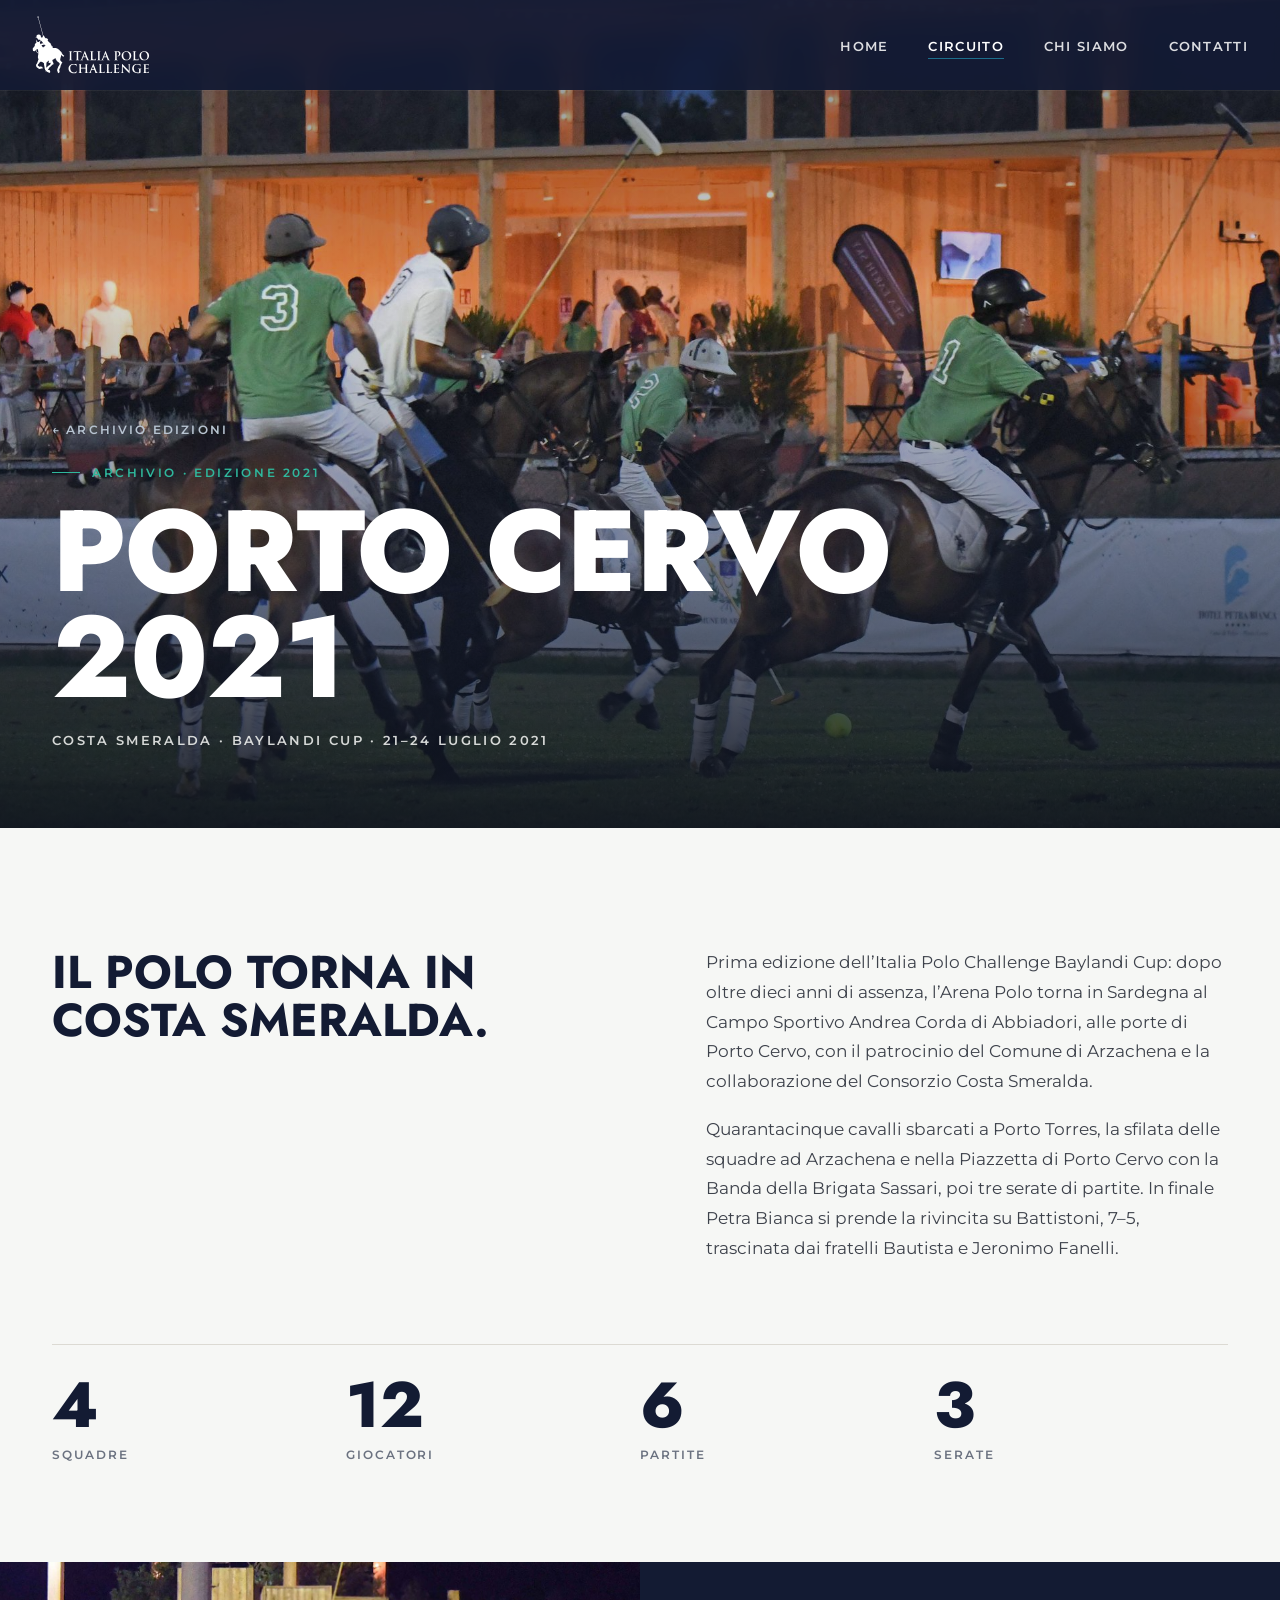
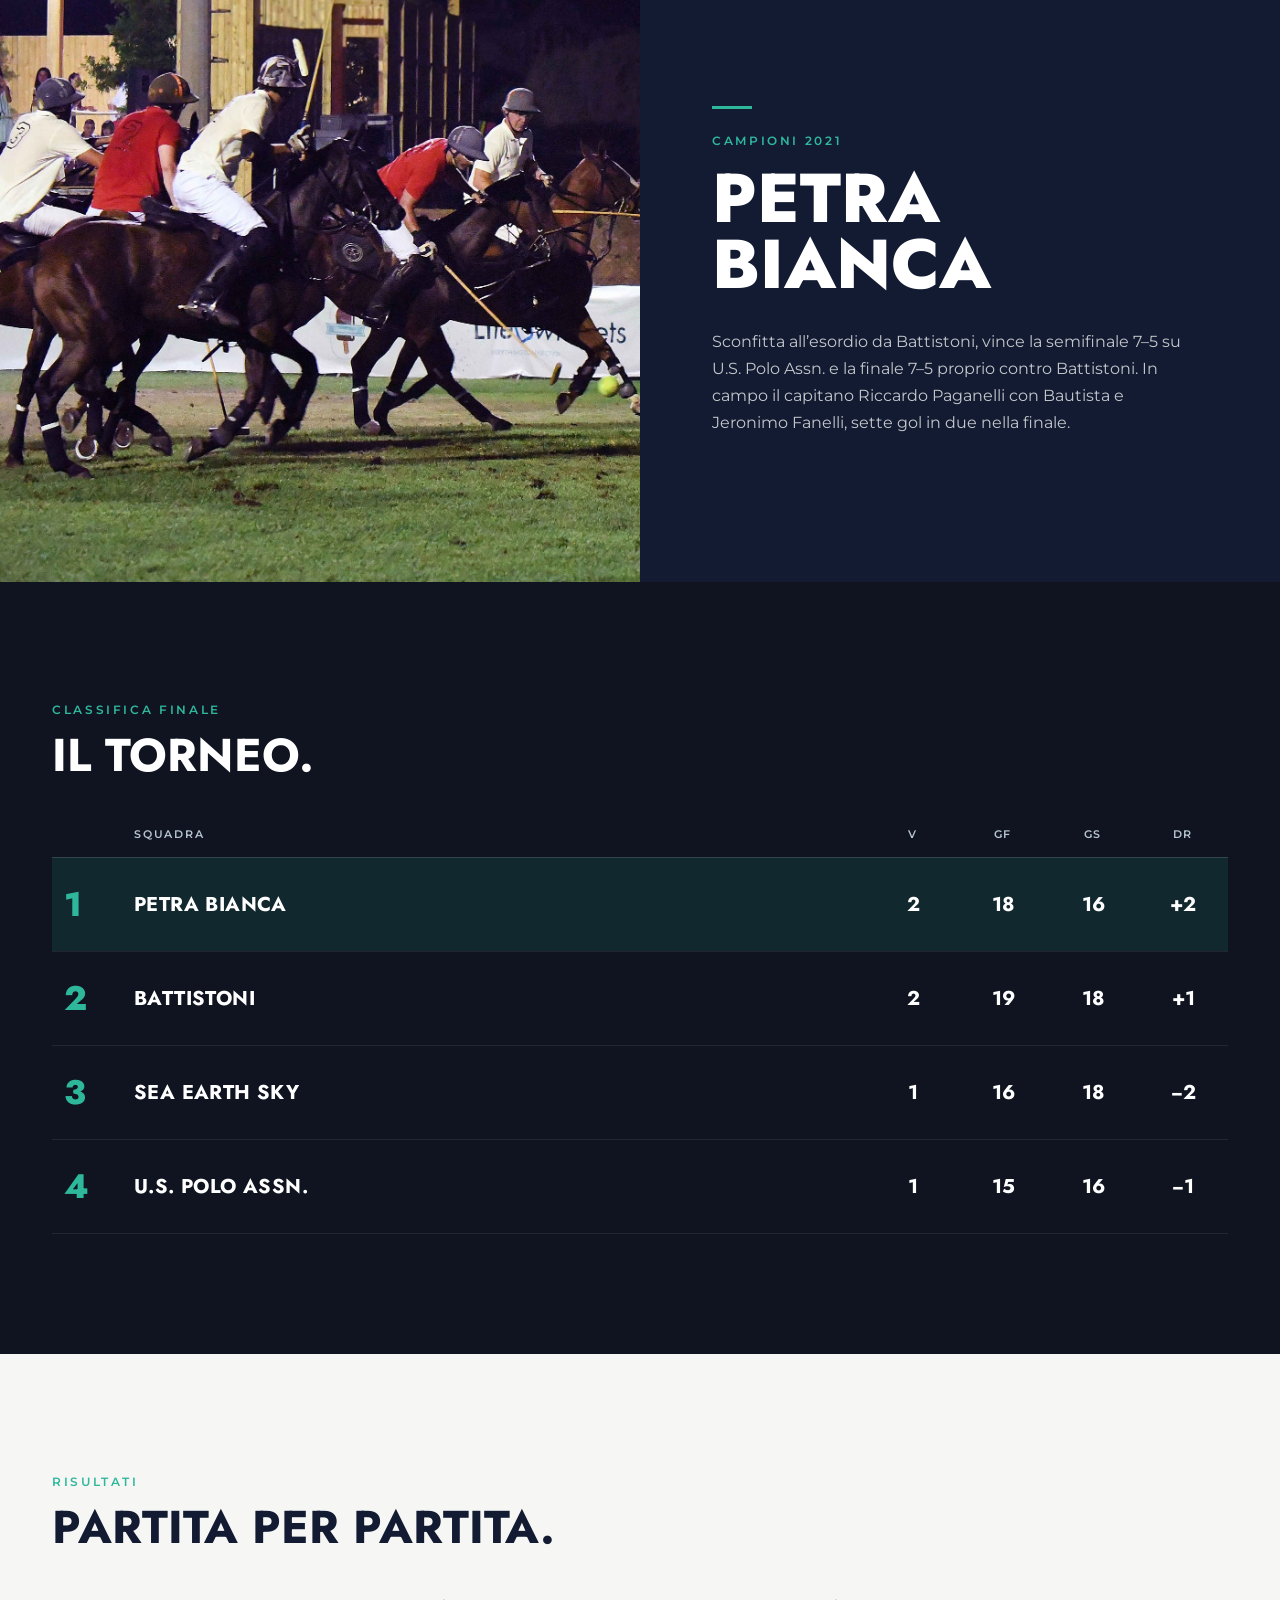
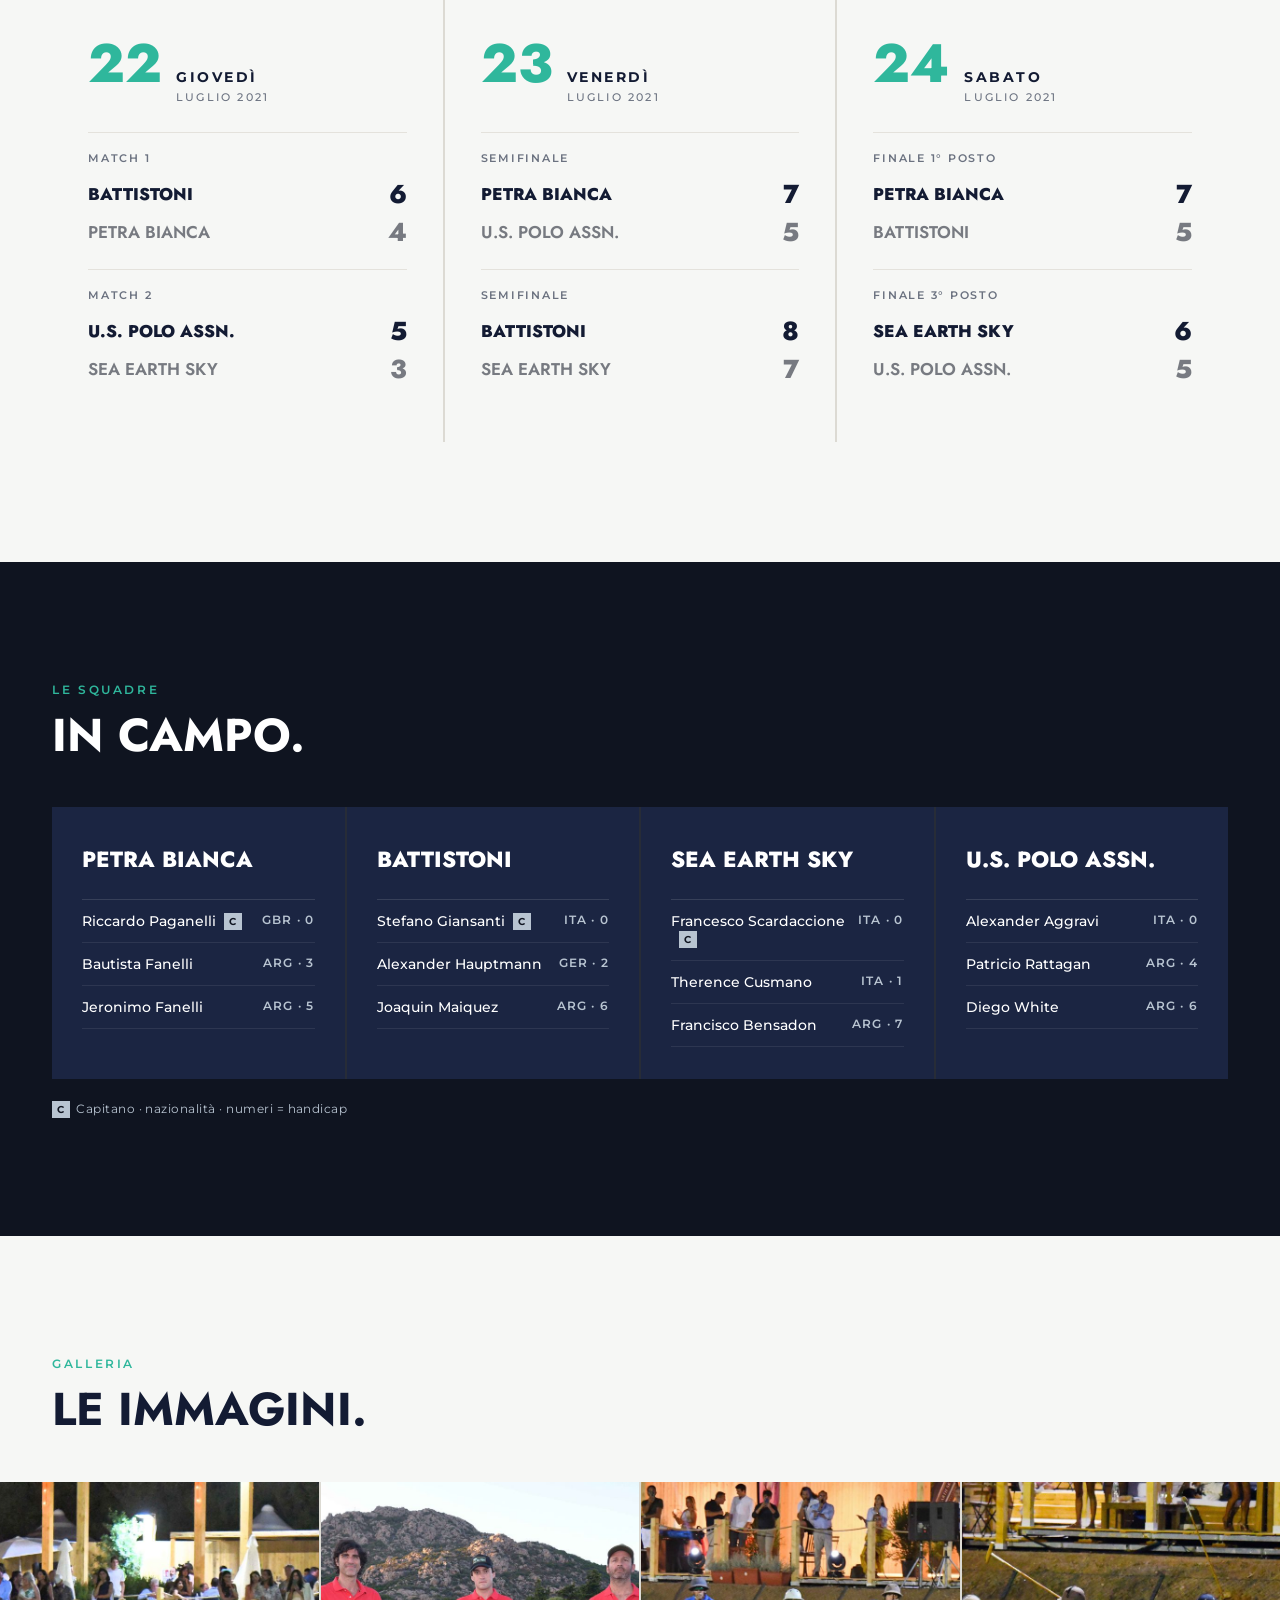
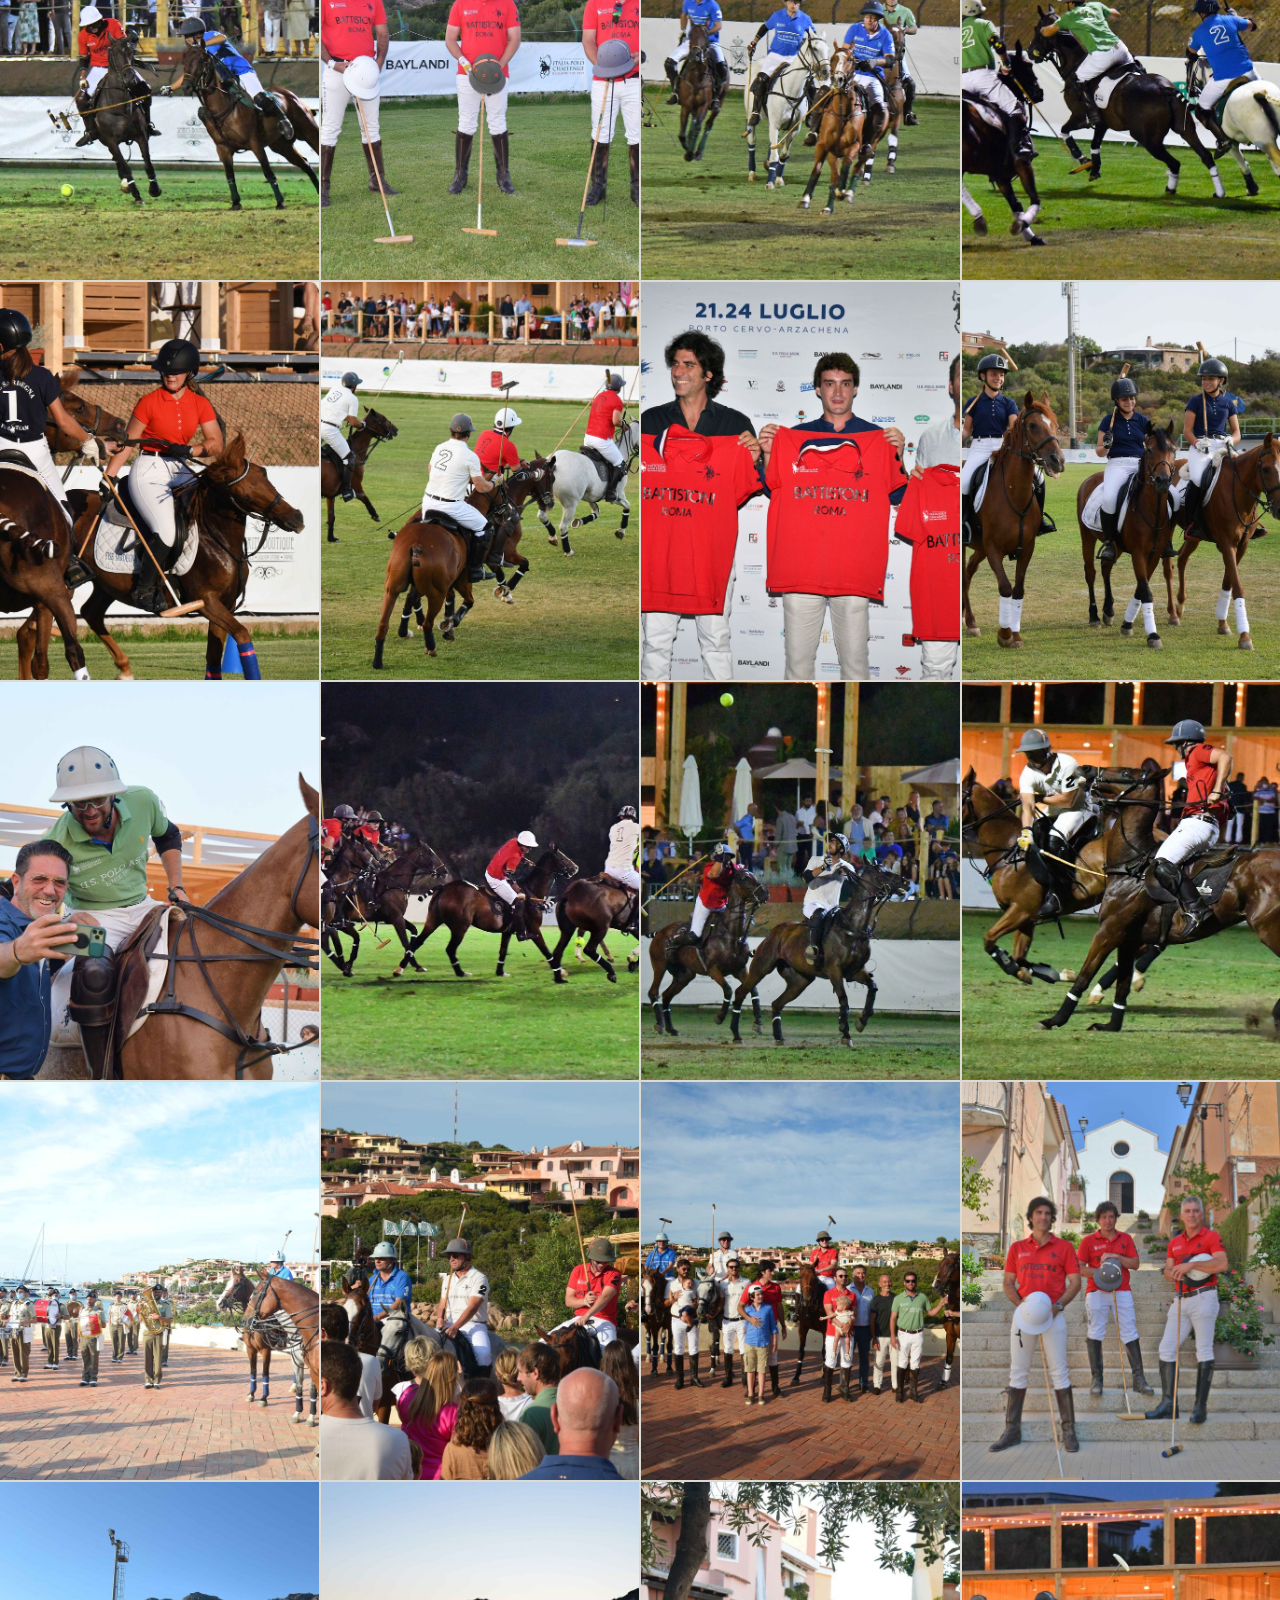
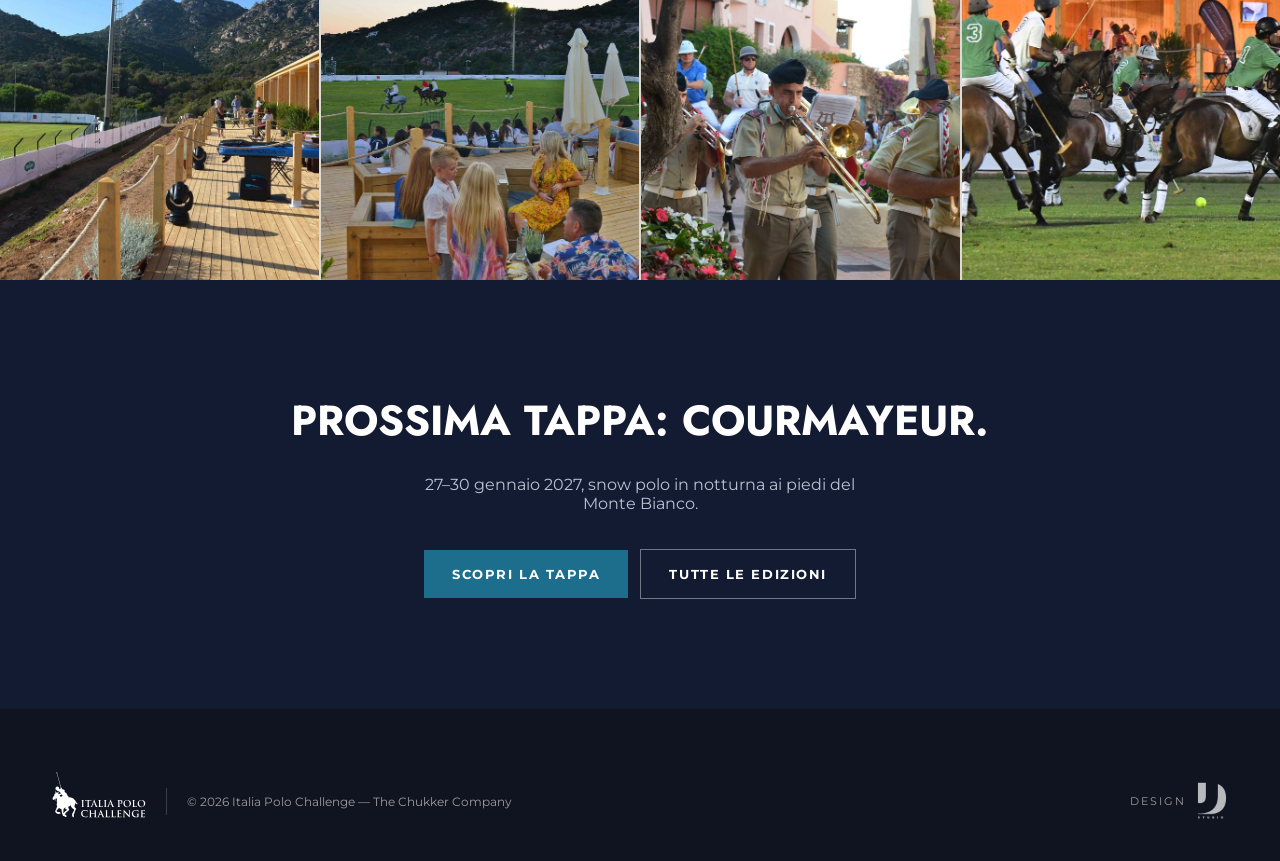
<file: portocervo-2021.html>
<!DOCTYPE html>
<html lang="it">
<head>
<meta charset="UTF-8">
<meta name="viewport" content="width=device-width, initial-scale=1.0">
<title>Porto Cervo 2021 — Italia Polo Challenge</title>
<link rel="icon" href="favicon.ico" sizes="any">
<link rel="icon" href="favicon.svg" type="image/svg+xml">
<link rel="apple-touch-icon" href="apple-touch-icon.png">
<meta name="theme-color" content="#131B33">
<meta name="description" content="Italia Polo Challenge Baylandi Cup – Porto Cervo 2021: classifica, risultati, squadre e foto del torneo di Arena Polo in Costa Smeralda.">
<meta property="og:title" content="Porto Cervo 2021 — Italia Polo Challenge">
<meta property="og:description" content="Arena Polo in Costa Smeralda, 21–24 luglio 2021. Campioni: Petra Bianca.">
<meta property="og:image" content="https://italiapolochallenge.it/assets/foto/archivio/portocervo-2021/hero.jpg">
<link rel="preconnect" href="https://fonts.googleapis.com">
<link rel="preconnect" href="https://fonts.gstatic.com" crossorigin>
<link href="https://fonts.googleapis.com/css2?family=Jost:wght@600;700;800&family=Montserrat:wght@400;500;600;700&display=swap" rel="stylesheet">
<style>
  :root {
    --snow: #F6F7F5; --ink: #0F1420; --navy: #131B33; --navy-soft: #1B2542;
    --mist: #B8C4D1;
    --accent: #2FB79C;
    --font-display: 'Jost', sans-serif;
    --font-h1: 'Jost', sans-serif;
    --font-body: 'Montserrat', -apple-system, sans-serif;
  }
  * { margin: 0; padding: 0; box-sizing: border-box; }
  html { scroll-behavior: smooth; }
  body { background: var(--snow); color: var(--ink); font-family: var(--font-body); -webkit-font-smoothing: antialiased; overflow-x: hidden; }
  img { display: block; max-width: 100%; }
  a { color: inherit; }
  .container { max-width: 1240px; margin: 0 auto; padding: 0 32px; }
  .eyebrow { font-weight: 600; font-size: 12px; letter-spacing: 0.22em; text-transform: uppercase; }

  .site-header {
    position: fixed; top: 0; left: 0; right: 0; z-index: 100;
    display: flex; align-items: center; justify-content: space-between;
    padding: 16px 32px;
    background: rgba(19, 27, 51, 0.92);
    backdrop-filter: saturate(180%) blur(14px);
    box-shadow: 0 1px 0 rgba(255,255,255,0.06);
  }
  .brand { font-family: var(--font-display); font-weight: 800; font-size: 16px; letter-spacing: 0.04em; text-transform: uppercase; color: #fff; text-decoration: none; }
  .nav-links { display: flex; gap: 40px; list-style: none; }
  .nav-links a { font-size: 13px; font-weight: 600; letter-spacing: 0.1em; text-transform: uppercase; color: rgba(255,255,255,0.85); text-decoration: none; padding-bottom: 4px; border-bottom: 1px solid transparent; transition: border-color 0.25s ease, color 0.25s ease; }
  .nav-links a:hover, .nav-links a.active { color: #fff; border-color: #1C6E8C; }
  .nav-hamburger { color: #fff; }

  /* ---------- Hero video ---------- */
  .ed-hero { position: relative; min-height: min(92vh, 980px); display: flex; align-items: flex-end; color: #fff; background: var(--navy); overflow: hidden; }
  .ed-hero video, .ed-hero > img { position: absolute; inset: 0; width: 100%; height: 100%; object-fit: cover; }
  .ed-hero::after { content: ''; position: absolute; inset: 0;
    background: linear-gradient(180deg, rgba(19,27,51,0.55) 0%, rgba(19,27,51,0.15) 35%, rgba(19,27,51,0.55) 70%, rgba(15,20,32,0.95) 100%); }
  .ed-hero .container { position: relative; z-index: 2; width: 100%; padding-bottom: 80px; }
  .back { display: inline-flex; align-items: center; gap: 10px; font-size: 12px; font-weight: 600; letter-spacing: 0.18em; text-transform: uppercase; color: var(--mist); text-decoration: none; margin-bottom: 28px; }
  .back:hover { color: #fff; }
  .ed-hero .eyebrow { color: var(--accent); display: flex; align-items: center; gap: 12px; margin-bottom: 18px; }
  .ed-hero .eyebrow::before { content: ''; width: 28px; height: 1px; background: currentColor; }
  .ed-hero h1 { font-family: var(--font-h1); font-weight: 800; text-transform: uppercase; font-size: clamp(48px, 9vw, 120px); line-height: 0.92; letter-spacing: -0.01em; }
  .ed-hero .sub { margin-top: 22px; font-size: 13px; font-weight: 600; letter-spacing: 0.18em; text-transform: uppercase; color: rgba(246,247,245,0.85); }

  /* ---------- Intro + numeri ---------- */
  .intro { padding: 120px 0 100px; }
  .intro-grid { display: grid; grid-template-columns: 1.1fr 1fr; gap: 80px; align-items: start; }
  .intro h2 { font-family: var(--font-display); font-weight: 700; text-transform: uppercase; font-size: clamp(28px, 3.6vw, 46px); line-height: 1.05; color: var(--navy); }
  .intro p { font-size: 17px; line-height: 1.75; color: rgba(15,20,32,0.8); }
  .intro p + p { margin-top: 18px; }
  .stats { display: grid; grid-template-columns: repeat(4, 1fr); margin-top: 80px; border-top: 1px solid #dcdad3; }
  .stat { padding: 28px 0 0; }
  .stat-num { font-family: var(--font-display); font-weight: 800; font-size: clamp(40px, 5vw, 64px); line-height: 1; color: var(--navy); }
  .stat-label { margin-top: 10px; font-size: 12px; font-weight: 600; letter-spacing: 0.16em; text-transform: uppercase; color: #6b7280; }

  /* ---------- Campioni ---------- */
  .champ { display: grid; grid-template-columns: 1fr 1fr; background: var(--navy); color: #fff; min-height: 620px; }
  .champ-media { position: relative; overflow: hidden; }
  .champ-media img { position: absolute; inset: 0; width: 100%; height: 100%; object-fit: cover; object-position: 50% 40%; }
  .champ-copy { padding: 90px 72px; display: flex; flex-direction: column; justify-content: center; }
  .champ-copy .eyebrow { color: var(--accent); margin-bottom: 18px; }
  .champ-copy h2 { font-family: var(--font-display); font-weight: 800; text-transform: uppercase; font-size: clamp(40px, 5.4vw, 76px); line-height: 0.95; }
  .champ-copy .champ-logo { height: 64px; width: auto; align-self: flex-start; margin: 30px 0 34px; }
  .champ-copy p { font-size: 16px; line-height: 1.7; color: rgba(246,247,245,0.78); max-width: 44ch; }
  .accent-rule { width: 40px; height: 3px; background: var(--accent); margin-bottom: 24px; }

  .champ.solo { grid-template-columns: 1fr; min-height: 0; }
  .champ.solo .champ-copy { max-width: 1240px; margin: 0 auto; width: 100%; padding: 100px 32px; }
  .ed-hero.noimg { min-height: min(64vh, 640px); background: radial-gradient(120% 90% at 85% 10%, color-mix(in srgb, var(--accent) 38%, var(--navy)) 0%, var(--navy) 60%); }
  .match-row.draw .t, .match-row.draw .s { color: var(--navy); }
  .team-card.span { grid-column: 1 / -1; }

  /* ---------- Classifica + risultati ---------- */
  .section { padding: 120px 0; }
  .section-head { margin-bottom: 48px; }
  .section-head .eyebrow { color: var(--accent); display: block; margin-bottom: 14px; }
  .section-head h2 { font-family: var(--font-display); font-weight: 700; text-transform: uppercase; font-size: clamp(28px, 3.6vw, 46px); line-height: 1.05; color: var(--navy); }
  .dark { background: var(--ink); color: #fff; }
  .dark .section-head h2 { color: #fff; }

  .standings { width: 100%; border-collapse: collapse; }
  .standings th { text-align: left; font-size: 11px; font-weight: 600; letter-spacing: 0.16em; text-transform: uppercase; color: var(--mist); padding: 0 12px 16px; border-bottom: 1px solid rgba(255,255,255,0.14); }
  .standings th.n, .standings td.n { text-align: center; width: 90px; }
  .standings td { padding: 22px 12px; border-bottom: 1px solid rgba(255,255,255,0.08); vertical-align: middle; }
  .standings .pos { font-family: var(--font-display); font-weight: 800; font-size: 34px; color: var(--accent); width: 70px; }
  .team { display: flex; align-items: center; gap: 22px; }
  .team .logos { width: 150px; display: flex; align-items: center; gap: 10px; }
  .team .logos img { max-height: 44px; max-width: 140px; width: auto; }
  .team .logos.two img { max-height: 30px; max-width: 70px; }
  .team .name { font-family: var(--font-display); font-weight: 700; font-size: 20px; text-transform: uppercase; letter-spacing: 0.02em; }
  .standings td.n { font-family: var(--font-display); font-weight: 700; font-size: 20px; }
  .standings tr:first-child td { background: color-mix(in srgb, var(--accent) 12%, transparent); }

  .days { display: grid; grid-template-columns: repeat(var(--cols, 3), 1fr); gap: 2px; background: #dcdad3; margin-top: 0; }
  .day { background: var(--snow); padding: 40px 36px 36px; }
  .day-head { display: flex; align-items: baseline; gap: 14px; margin-bottom: 28px; }
  .day-num { font-family: var(--font-display); font-weight: 800; font-size: 54px; line-height: 0.9; color: var(--accent); }
  .day-name { font-weight: 700; font-size: 14px; letter-spacing: 0.18em; text-transform: uppercase; color: var(--navy); }
  .day-name small { display: block; font-weight: 500; font-size: 11px; letter-spacing: 0.2em; color: #6b7280; margin-top: 4px; }
  .match { padding: 18px 0; border-top: 1px solid #e4e2dc; }
  .match-tag { font-size: 11px; font-weight: 600; letter-spacing: 0.16em; text-transform: uppercase; color: #6b7280; margin-bottom: 10px; }
  .match-row { display: grid; grid-template-columns: 1fr auto; align-items: center; gap: 12px; font-family: var(--font-display); text-transform: uppercase; }
  .match-row .t { font-weight: 600; font-size: 17px; color: rgba(15,20,32,0.55); }
  .match-row .s { font-weight: 800; font-size: 26px; color: rgba(15,20,32,0.55); min-width: 36px; text-align: right; }
  .match-row.win .t, .match-row.win .s { color: var(--navy); font-weight: 800; }

  /* ---------- Squadre ---------- */
  .teams { display: grid; grid-template-columns: repeat(var(--cols, 4), 1fr); gap: 2px; background: rgba(255,255,255,0.1); }
  .team-card { background: var(--navy-soft); padding: 36px 30px 32px; }
  .team-card .tl { height: 64px; display: flex; align-items: center; gap: 12px; margin-bottom: 26px; }
  .team-card .tl img { max-height: 56px; max-width: 170px; width: auto; }
  .team-card .tl.two img { max-height: 38px; max-width: 90px; }
  .team-card h3 { font-family: var(--font-display); font-weight: 800; font-size: 22px; text-transform: uppercase; }
  .team-card .hcp { margin-top: 6px; font-size: 11px; font-weight: 600; letter-spacing: 0.18em; text-transform: uppercase; color: var(--accent); }
  .team-card ul { list-style: none; margin-top: 24px; border-top: 1px solid rgba(255,255,255,0.12); }
  .team-card li { display: flex; justify-content: space-between; gap: 10px; padding: 12px 0; border-bottom: 1px solid rgba(255,255,255,0.08); font-size: 14px; font-weight: 500; }
  .team-card li span { color: var(--mist); font-size: 12px; font-weight: 600; letter-spacing: 0.1em; white-space: nowrap; }
  .team-card li em { font-style: normal; display: inline-block; margin-left: 8px; font-size: 10px; font-weight: 700; letter-spacing: 0.12em; color: var(--ink); background: var(--mist); padding: 2px 5px; vertical-align: 1px; }
  .team-card li em.mvp { background: var(--accent); }
  .legend { margin-top: 22px; font-size: 12px; color: var(--mist); letter-spacing: 0.04em; }
  .legend em { font-style: normal; font-size: 10px; font-weight: 700; letter-spacing: 0.12em; color: var(--ink); background: var(--mist); padding: 2px 5px; margin-right: 6px; }
  .legend em.mvp { background: var(--accent); margin-left: 18px; }
  .mvp-line { margin-top: 26px; padding-top: 22px; border-top: 1px solid rgba(255,255,255,0.14); font-size: 12px; font-weight: 600; letter-spacing: 0.18em; text-transform: uppercase; color: var(--accent); }
  .mvp-line b { display: block; margin-top: 8px; font-family: var(--font-display); font-weight: 800; font-size: 26px; letter-spacing: 0.01em; color: #fff; }

  /* ---------- Galleria ---------- */
  .gallery { display: grid; grid-template-columns: repeat(4, 1fr); gap: 2px; background: #dcdad3; }
  .gallery button { position: relative; aspect-ratio: 4/5; overflow: hidden; border: 0; padding: 0; cursor: zoom-in; background: var(--navy); }
  .gallery img { width: 100%; height: 100%; object-fit: cover; transition: transform 0.7s cubic-bezier(0.16,1,0.3,1); }
  .gallery button:hover img { transform: scale(1.05); }
  .lightbox { position: fixed; inset: 0; z-index: 300; background: rgba(15,20,32,0.96); display: none; align-items: center; justify-content: center; }
  .lightbox.open { display: flex; }
  .lightbox img { max-width: 92vw; max-height: 88vh; width: auto; height: auto; }
  .lb-btn { position: absolute; background: none; border: 0; color: #fff; font-size: 40px; line-height: 1; cursor: pointer; padding: 18px; opacity: 0.8; font-family: var(--font-body); }
  .lb-btn:hover { opacity: 1; }
  .lb-close { top: 10px; right: 14px; font-size: 34px; }
  .lb-prev { left: 8px; top: 50%; transform: translateY(-50%); }
  .lb-next { right: 8px; top: 50%; transform: translateY(-50%); }
  .lb-count { position: absolute; bottom: 22px; left: 0; right: 0; text-align: center; font-size: 12px; letter-spacing: 0.2em; color: var(--mist); }

  /* ---------- Aftermovie ---------- */
  .film video { width: 100%; height: auto; display: block; background: #000; }
  .film .note { margin-top: 16px; font-size: 12px; letter-spacing: 0.14em; text-transform: uppercase; color: var(--mist); }

  /* ---------- Partner ---------- */
  .partners { display: grid; grid-template-columns: repeat(6, 1fr); align-items: center; justify-items: center; row-gap: 48px; column-gap: 24px; }
  .partners img { width: auto; opacity: 0.9; }

  .cta-band { background: var(--navy); color: #fff; text-align: center; padding: 110px 32px; }
  .cta-band h2 { font-family: var(--font-display); font-weight: 700; text-transform: uppercase; font-size: clamp(26px,3.4vw,42px); margin-bottom: 24px; }
  .cta-band p { color: var(--mist); max-width: 480px; margin: 0 auto 36px; font-size: 16px; }
  .btn { display: inline-flex; align-items: center; gap: 10px; font-size: 13px; font-weight: 700; letter-spacing: 0.12em; text-transform: uppercase; padding: 16px 28px; text-decoration: none; transition: transform 0.25s ease; }
  .btn-primary { background: #1C6E8C; color: #fff; }
  .btn-primary:hover { transform: translateY(-2px); }
  .btn-ghost { border: 1px solid rgba(255,255,255,0.4); color: #fff; margin-left: 12px; }

  footer { background: var(--ink); color: rgba(246,247,245,0.6); padding: 60px 0 40px; }
  .footer-bottom { display: flex; justify-content: space-between; align-items: center; font-size: 12px; flex-wrap: wrap; gap: 12px; }
  .footer-bottom a { color: rgba(246,247,245,0.6); text-decoration: none; }

  @media (max-width: 860px) {
    .nav-links { display: none; }
    .nav-hamburger { display: flex; }
  }
  @media (max-width: 960px) {
    .intro-grid { grid-template-columns: 1fr; gap: 32px; }
    .champ { grid-template-columns: 1fr; }
    .champ-media { height: 90vw; max-height: 620px; }
    .champ-copy { padding: 60px 32px; }
    .days { grid-template-columns: 1fr; }
    .teams { grid-template-columns: repeat(2, 1fr); }
    .champ.solo .champ-copy { padding: 60px 32px; }
    .gallery { grid-template-columns: repeat(3, 1fr); }
    .partners { grid-template-columns: repeat(4, 1fr); }
  }
  @media (max-width: 600px) {
    .container { padding: 0 20px; }
    .ed-hero { min-height: min(78vh, 760px); }
    .stats { grid-template-columns: repeat(2, 1fr); row-gap: 20px; }
    .standings th.hide, .standings td.hide { display: none; }
    .standings .pos { width: 40px; font-size: 26px; }
    .team { gap: 12px; }
    .team .logos { display: none; }
    .team .name { font-size: 16px; }
    .standings th.n, .standings td.n { width: 52px; }
    .teams { grid-template-columns: 1fr; }
    .gallery { grid-template-columns: repeat(2, 1fr); }
    .partners { grid-template-columns: repeat(3, 1fr); row-gap: 36px; }
    .btn-ghost { margin: 12px 0 0; }
  }
</style>
<link rel="stylesheet" href="anim.css?v=3">
</head>
<body>

<header class="site-header">
  <a href="index.html" class="brand"><img src="assets/loghi/ipc-white.svg" alt="Italia Polo Challenge"></a>
  <ul class="nav-links">
    <li><a href="index.html">Home</a></li>
    <li><a href="circuito.html" class="active">Circuito</a></li>
    <li><a href="chi-siamo.html">Chi Siamo</a></li>
    <li><a href="contatti.html">Contatti</a></li>
  </ul>
  <button class="nav-hamburger" aria-label="Menu"><span></span><span></span><span></span></button>
</header>

<div class="nav-overlay">
  <a href="index.html">Home</a>
  <a href="circuito.html">Circuito</a>
  <a href="chi-siamo.html">Chi Siamo</a>
  <a href="contatti.html">Contatti</a>
</div>

<section class="ed-hero">
  <img src="assets/foto/archivio/portocervo-2021/hero.jpg" alt="Porto Cervo 2021, una fase di gioco">
  <div class="container">
    <a class="back" href="circuito.html#archivio">&larr; Archivio edizioni</a>
    <div class="eyebrow">Archivio &middot; Edizione 2021</div>
    <h1>Porto Cervo<br>2021</h1>
    <div class="sub">Costa Smeralda &middot; Baylandi Cup &middot; 21&ndash;24 luglio 2021</div>
  </div>
</section>

<section class="intro">
  <div class="container">
    <div class="intro-grid">
      <h2 data-anim>Il polo torna in Costa Smeralda.</h2>
      <div data-anim>
        <p>Prima edizione dell&rsquo;Italia Polo Challenge Baylandi Cup: dopo oltre dieci anni di assenza, l&rsquo;Arena Polo torna in Sardegna al Campo Sportivo Andrea Corda di Abbiadori, alle porte di Porto Cervo, con il patrocinio del Comune di Arzachena e la collaborazione del Consorzio Costa Smeralda.</p>
        <p>Quarantacinque cavalli sbarcati a Porto Torres, la sfilata delle squadre ad Arzachena e nella Piazzetta di Porto Cervo con la Banda della Brigata Sassari, poi tre serate di partite. In finale Petra Bianca si prende la rivincita su Battistoni, 7&ndash;5, trascinata dai fratelli Bautista e Jeronimo Fanelli.</p>
      </div>
    </div>
    <div class="stats" data-anim>
      <div class="stat"><div class="stat-num">4</div><div class="stat-label">Squadre</div></div>
      <div class="stat"><div class="stat-num">12</div><div class="stat-label">Giocatori</div></div>
      <div class="stat"><div class="stat-num">6</div><div class="stat-label">Partite</div></div>
      <div class="stat"><div class="stat-num">3</div><div class="stat-label">Serate</div></div>
    </div>
  </div>
</section>

<section class="champ">
  <div class="champ-media"><img src="assets/foto/archivio/portocervo-2021/champ.jpg" alt="Una fase di gioco a Porto Cervo 2021" loading="lazy"></div>
  <div class="champ-copy" data-anim>
    <div class="accent-rule"></div>
    <div class="eyebrow">Campioni 2021</div>
    <h2>Petra Bianca</h2>
    <p style="margin-top:30px">Sconfitta all&rsquo;esordio da Battistoni, vince la semifinale 7&ndash;5 su U.S. Polo Assn. e la finale 7&ndash;5 proprio contro Battistoni. In campo il capitano Riccardo Paganelli con Bautista e Jeronimo Fanelli, sette gol in due nella finale.</p>
  </div>
</section>

<section class="section dark">
  <div class="container">
    <div class="section-head" data-anim>
      <span class="eyebrow">Classifica finale</span>
      <h2>Il torneo.</h2>
    </div>
    <table class="standings" data-anim>
      <thead><tr><th></th><th>Squadra</th><th class="n">V</th><th class="n hide">GF</th><th class="n hide">GS</th><th class="n">DR</th></tr></thead>
      <tbody>
        <tr><td class="pos">1</td><td><div class="team"><span class="name">Petra Bianca</span></div></td><td class="n">2</td><td class="n hide">18</td><td class="n hide">16</td><td class="n">+2</td></tr>
        <tr><td class="pos">2</td><td><div class="team"><span class="name">Battistoni</span></div></td><td class="n">2</td><td class="n hide">19</td><td class="n hide">18</td><td class="n">+1</td></tr>
        <tr><td class="pos">3</td><td><div class="team"><span class="name">Sea Earth Sky</span></div></td><td class="n">1</td><td class="n hide">16</td><td class="n hide">18</td><td class="n">&minus;2</td></tr>
        <tr><td class="pos">4</td><td><div class="team"><span class="name">U.S. Polo Assn.</span></div></td><td class="n">1</td><td class="n hide">15</td><td class="n hide">16</td><td class="n">&minus;1</td></tr>
      </tbody>
    </table>
  </div>
</section>

<section class="section">
  <div class="container">
    <div class="section-head" data-anim>
      <span class="eyebrow">Risultati</span>
      <h2>Partita per partita.</h2>
    </div>
  </div>
  <div class="container">
    <div class="days" data-anim>
      <div class="day">
        <div class="day-head"><span class="day-num">22</span><span class="day-name">Gioved&igrave;<small>Luglio 2021</small></span></div>
        <div class="match"><div class="match-tag">Match 1</div>
          <div class="match-row win"><span class="t">Battistoni</span><span class="s">6</span></div>
          <div class="match-row "><span class="t">Petra Bianca</span><span class="s">4</span></div></div>
        <div class="match"><div class="match-tag">Match 2</div>
          <div class="match-row win"><span class="t">U.S. Polo Assn.</span><span class="s">5</span></div>
          <div class="match-row "><span class="t">Sea Earth Sky</span><span class="s">3</span></div></div>
      </div>
      <div class="day">
        <div class="day-head"><span class="day-num">23</span><span class="day-name">Venerd&igrave;<small>Luglio 2021</small></span></div>
        <div class="match"><div class="match-tag">Semifinale</div>
          <div class="match-row win"><span class="t">Petra Bianca</span><span class="s">7</span></div>
          <div class="match-row "><span class="t">U.S. Polo Assn.</span><span class="s">5</span></div></div>
        <div class="match"><div class="match-tag">Semifinale</div>
          <div class="match-row win"><span class="t">Battistoni</span><span class="s">8</span></div>
          <div class="match-row "><span class="t">Sea Earth Sky</span><span class="s">7</span></div></div>
      </div>
      <div class="day">
        <div class="day-head"><span class="day-num">24</span><span class="day-name">Sabato<small>Luglio 2021</small></span></div>
        <div class="match"><div class="match-tag">Finale 1&deg; posto</div>
          <div class="match-row win"><span class="t">Petra Bianca</span><span class="s">7</span></div>
          <div class="match-row "><span class="t">Battistoni</span><span class="s">5</span></div></div>
        <div class="match"><div class="match-tag">Finale 3&deg; posto</div>
          <div class="match-row win"><span class="t">Sea Earth Sky</span><span class="s">6</span></div>
          <div class="match-row "><span class="t">U.S. Polo Assn.</span><span class="s">5</span></div></div>
      </div>
    </div>
  </div>
</section>

<section class="section dark">
  <div class="container">
    <div class="section-head" data-anim>
      <span class="eyebrow">Le squadre</span>
      <h2>In campo.</h2>
    </div>
    <div class="teams" data-anim>
      <div class="team-card">
        <h3>Petra Bianca</h3>
        <ul><li><div>Riccardo Paganelli<em>C</em></div><span>GBR &middot; 0</span></li><li>Bautista Fanelli<span>ARG &middot; 3</span></li><li>Jeronimo Fanelli<span>ARG &middot; 5</span></li></ul>
      </div>
      <div class="team-card">
        <h3>Battistoni</h3>
        <ul><li><div>Stefano Giansanti<em>C</em></div><span>ITA &middot; 0</span></li><li>Alexander Hauptmann<span>GER &middot; 2</span></li><li>Joaquin Maiquez<span>ARG &middot; 6</span></li></ul>
      </div>
      <div class="team-card">
        <h3>Sea Earth Sky</h3>
        <ul><li><div>Francesco Scardaccione<em>C</em></div><span>ITA &middot; 0</span></li><li>Therence Cusmano<span>ITA &middot; 1</span></li><li>Francisco Bensadon<span>ARG &middot; 7</span></li></ul>
      </div>
      <div class="team-card">
        <h3>U.S. Polo Assn.</h3>
        <ul><li>Alexander Aggravi<span>ITA &middot; 0</span></li><li>Patricio Rattagan<span>ARG &middot; 4</span></li><li>Diego White<span>ARG &middot; 6</span></li></ul>
      </div>
    </div>
    <div class="legend"><em>C</em>Capitano &middot; nazionalit&agrave; &middot; numeri = handicap</div>
  </div>
</section>

<section class="section" style="padding-bottom:0">
  <div class="container">
    <div class="section-head" data-anim>
      <span class="eyebrow">Galleria</span>
      <h2>Le immagini.</h2>
    </div>
  </div>
  <div class="gallery" id="gallery"></div>
</section>

<section class="cta-band">
  <div class="container">
    <h2>Prossima tappa: Courmayeur.</h2>
    <p>27&ndash;30 gennaio 2027, snow polo in notturna ai piedi del Monte Bianco.</p>
    <a href="circuito.html#courmayeur" class="btn btn-primary">Scopri la tappa</a><a href="circuito.html#archivio" class="btn btn-ghost">Tutte le edizioni</a>
  </div>
</section>

<footer>
  <div class="container footer-bottom">
    <div class="footer-id"><a href="index.html"><img class="footer-logo" src="assets/loghi/ipc-white.svg" alt="Italia Polo Challenge"></a><span>© 2026 Italia Polo Challenge — The Chukker Company</span></div>
    <a class="jd-credit" href="https://juridabiankov.com/" target="_blank" rel="noopener"><span>Design</span><img src="assets/loghi/jd-studio-white.png" alt="JD Studio"></a>
  </div>
</footer>

<div class="lightbox" id="lb" role="dialog" aria-modal="true" aria-label="Galleria foto">
  <button class="lb-btn lb-close" aria-label="Chiudi">&times;</button>
  <button class="lb-btn lb-prev" aria-label="Foto precedente">&lsaquo;</button>
  <img alt="">
  <button class="lb-btn lb-next" aria-label="Foto successiva">&rsaquo;</button>
  <div class="lb-count"></div>
</div>

<script src="anim.js?v=1"></script>
<script>
  // Galleria: 20 foto + lightbox con frecce e tastiera
  (() => {
    const N = 20, dir = 'assets/foto/archivio/portocervo-2021/';
    const src = (i) => dir + 'g' + String(i).padStart(2, '0') + '.jpg';
    const g = document.getElementById('gallery'), lb = document.getElementById('lb'), im = lb.querySelector('img'), ct = lb.querySelector('.lb-count');
    let cur = 1;
    for (let i = 1; i <= N; i++) {
      const b = document.createElement('button'); b.setAttribute('aria-label', 'Apri foto ' + i);
      b.innerHTML = '<img src="' + src(i) + '" alt="Fieracavalli 2026, foto ' + i + '" loading="lazy">';
      b.addEventListener('click', () => show(i)); g.appendChild(b);
    }
    const show = (i) => { cur = (i + N - 1) % N + 1; im.src = src(cur); ct.textContent = cur + ' / ' + N; lb.classList.add('open'); document.body.style.overflow = 'hidden'; };
    const close = () => { lb.classList.remove('open'); document.body.style.overflow = ''; };
    lb.querySelector('.lb-close').onclick = close;
    lb.querySelector('.lb-prev').onclick = (e) => { e.stopPropagation(); show(cur - 1); };
    lb.querySelector('.lb-next').onclick = (e) => { e.stopPropagation(); show(cur + 1); };
    lb.addEventListener('click', (e) => { if (e.target === lb) close(); });
    document.addEventListener('keydown', (e) => {
      if (!lb.classList.contains('open')) return;
      if (e.key === 'Escape') close(); if (e.key === 'ArrowLeft') show(cur - 1); if (e.key === 'ArrowRight') show(cur + 1);
    });
  })();
</script>
</body>
</html>
</file>
<file: anim.css>
/* Italia Polo Challenge — animation system (scroll reveal + nav) */

[data-anim] {
  opacity: 0;
  transform: translateY(28px);
  transition: opacity 0.8s cubic-bezier(0.16, 1, 0.3, 1), transform 0.8s cubic-bezier(0.16, 1, 0.3, 1);
}
[data-anim].in {
  opacity: 1;
  transform: translateY(0);
}
[data-anim="img"] {
  transform: scale(1.04) translateY(20px);
}
[data-anim="img"].in {
  transform: scale(1) translateY(0);
}
[data-delay="1"] { transition-delay: 0.07s; }
[data-delay="2"] { transition-delay: 0.14s; }
[data-delay="3"] { transition-delay: 0.21s; }
[data-delay="4"] { transition-delay: 0.28s; }
[data-delay="5"] { transition-delay: 0.35s; }
[data-delay="6"] { transition-delay: 0.42s; }

@media (prefers-reduced-motion: reduce) {
  [data-anim] {
    opacity: 1;
    transform: none;
    transition: none;
  }
}

/* Mobile nav overlay */
.nav-overlay {
  position: fixed;
  inset: 0;
  background: #131B33;
  z-index: 200;
  display: flex;
  flex-direction: column;
  justify-content: center;
  align-items: flex-start;
  padding: 32px;
  transform: translateY(-100%);
  transition: transform 0.5s cubic-bezier(0.16, 1, 0.3, 1);
}
.nav-overlay.open {
  transform: translateY(0);
}
.nav-overlay a {
  color: #F6F7F5;
  font-family: var(--font-display, 'Archivo Expanded'), sans-serif;
  font-weight: 700;
  text-transform: uppercase;
  font-size: clamp(28px, 8vw, 40px);
  letter-spacing: 0.02em;
  text-decoration: none;
  padding: 12px 0;
  border-bottom: 1px solid rgba(246, 247, 245, 0.12);
  width: 100%;
}
.nav-hamburger {
  display: none;
  flex-direction: column;
  gap: 5px;
  width: 28px;
  cursor: pointer;
  z-index: 201;
  background: none;
  border: none;
  padding: 8px;
}
.nav-hamburger span {
  display: block;
  height: 2px;
  width: 100%;
  background: currentColor;
  transition: transform 0.3s ease, opacity 0.3s ease;
}
.nav-hamburger.open span:nth-child(1) { transform: translateY(7px) rotate(45deg); }
.nav-hamburger.open span:nth-child(2) { opacity: 0; }
.nav-hamburger.open span:nth-child(3) { transform: translateY(-7px) rotate(-45deg); }

@media (max-width: 860px) {
  .nav-hamburger { display: flex; }
  .nav-links { display: none; }
}

/* ---------- Logo IPC (header + footer) ---------- */
.brand img { display: block; height: 58px; width: auto; }
.footer-brand img { display: block; height: 64px; width: auto; }
.footer-id { display: flex; align-items: center; gap: 20px; }
.footer-logo { display: block; height: 46px; width: auto; }
.footer-id span { padding: 6px 0 6px 20px; margin-top: 12px; border-left: 1px solid rgba(255,255,255,0.18); }
.footer-id ~ .jd-credit { margin-top: 12px; }

/* ---------- Credito JD Studio ---------- */
.jd-credit { display: inline-flex; align-items: center; gap: 10px; color: rgba(246,247,245,0.6); text-decoration: none; font-size: 11px; letter-spacing: 0.18em; text-transform: uppercase; transition: color 0.3s ease; }
.jd-credit img { display: block; height: 40px; width: auto; opacity: 0.7; transition: opacity 0.3s ease; }
.jd-credit:hover { color: #fff; }
.jd-credit:hover img { opacity: 1; }

/* ---------- Loghi sponsor in loop ---------- */
.marquee { display: flex; overflow: hidden; gap: 0; -webkit-mask-image: linear-gradient(90deg, transparent, #000 8%, #000 92%, transparent); mask-image: linear-gradient(90deg, transparent, #000 8%, #000 92%, transparent); }
.marquee + .marquee { margin-top: 36px; }
.marquee-track { display: flex; align-items: center; flex-shrink: 0; gap: 64px; padding-right: 64px; animation: marquee 70s linear infinite; }
.marquee--reverse .marquee-track { animation-direction: reverse; }
.marquee:hover .marquee-track { animation-play-state: paused; }
.marquee-track img { flex-shrink: 0; object-fit: contain; filter: grayscale(1) opacity(0.6); transition: filter 0.3s ease; }
.marquee-track img:hover { filter: grayscale(0) opacity(1); }
@keyframes marquee { from { transform: translateX(0); } to { transform: translateX(-100%); } }
@media (max-width: 700px) {
  .marquee-track { gap: 40px; padding-right: 40px; animation-duration: 50s; }
  .brand img { height: 44px; }
}
</file>
<file: card/assets/css/card.css>
:root{--bg:#1b2150;--fg:#f5f1e8;--accent:#c8a96a;--line:rgba(245,241,232,.18)}
*{box-sizing:border-box;margin:0}
body{font-family:'Montserrat',system-ui,sans-serif;background:var(--bg);color:var(--fg);min-height:100vh;display:flex;justify-content:center;align-items:center;padding:32px 20px}
.card{width:100%;max-width:420px;text-align:center}
.logos{display:flex;justify-content:center;align-items:center;gap:22px;margin-bottom:36px}
.logos img{height:64px;max-width:42%;object-fit:contain}
.logos .sep{width:1px;height:40px;background:var(--line)}
.monogramma{width:112px;height:112px;border-radius:50%;margin:0 auto;display:flex;align-items:center;justify-content:center;border:2px solid var(--accent);font-size:2rem;font-weight:600;letter-spacing:.05em;color:var(--accent);overflow:hidden}
.monogramma img{width:100%;height:100%;object-fit:cover}
h1{font-weight:600;font-size:1.75rem;margin-top:18px}
.ruolo{color:var(--accent);text-transform:uppercase;letter-spacing:.18em;font-size:.75rem;margin-top:8px}
.aziende{opacity:.7;font-size:.9rem;margin-top:6px}
.btn{display:block;margin:28px 0 20px;padding:16px;background:var(--accent);color:var(--bg);font-weight:600;text-decoration:none;border-radius:999px;letter-spacing:.03em}
.contatti{list-style:none;padding:0;display:grid;gap:10px}
.contatti a{display:flex;justify-content:space-between;align-items:center;padding:14px 18px;border:1px solid var(--line);border-radius:12px;color:var(--fg);text-decoration:none;font-size:.92rem}
.contatti a span{opacity:.55;font-size:.75rem;text-transform:uppercase;letter-spacing:.12em}
.contatti a:active{background:rgba(200,169,106,.12)}
footer{margin-top:28px;font-size:.72rem;opacity:.45;line-height:1.6}
.contatti a{gap:12px;text-align:left}
.contatti a span{flex-shrink:0}
.contatti a.mail{font-size:.8rem;overflow-wrap:normal}
.logos img.chukker{height:84px}
</file>
